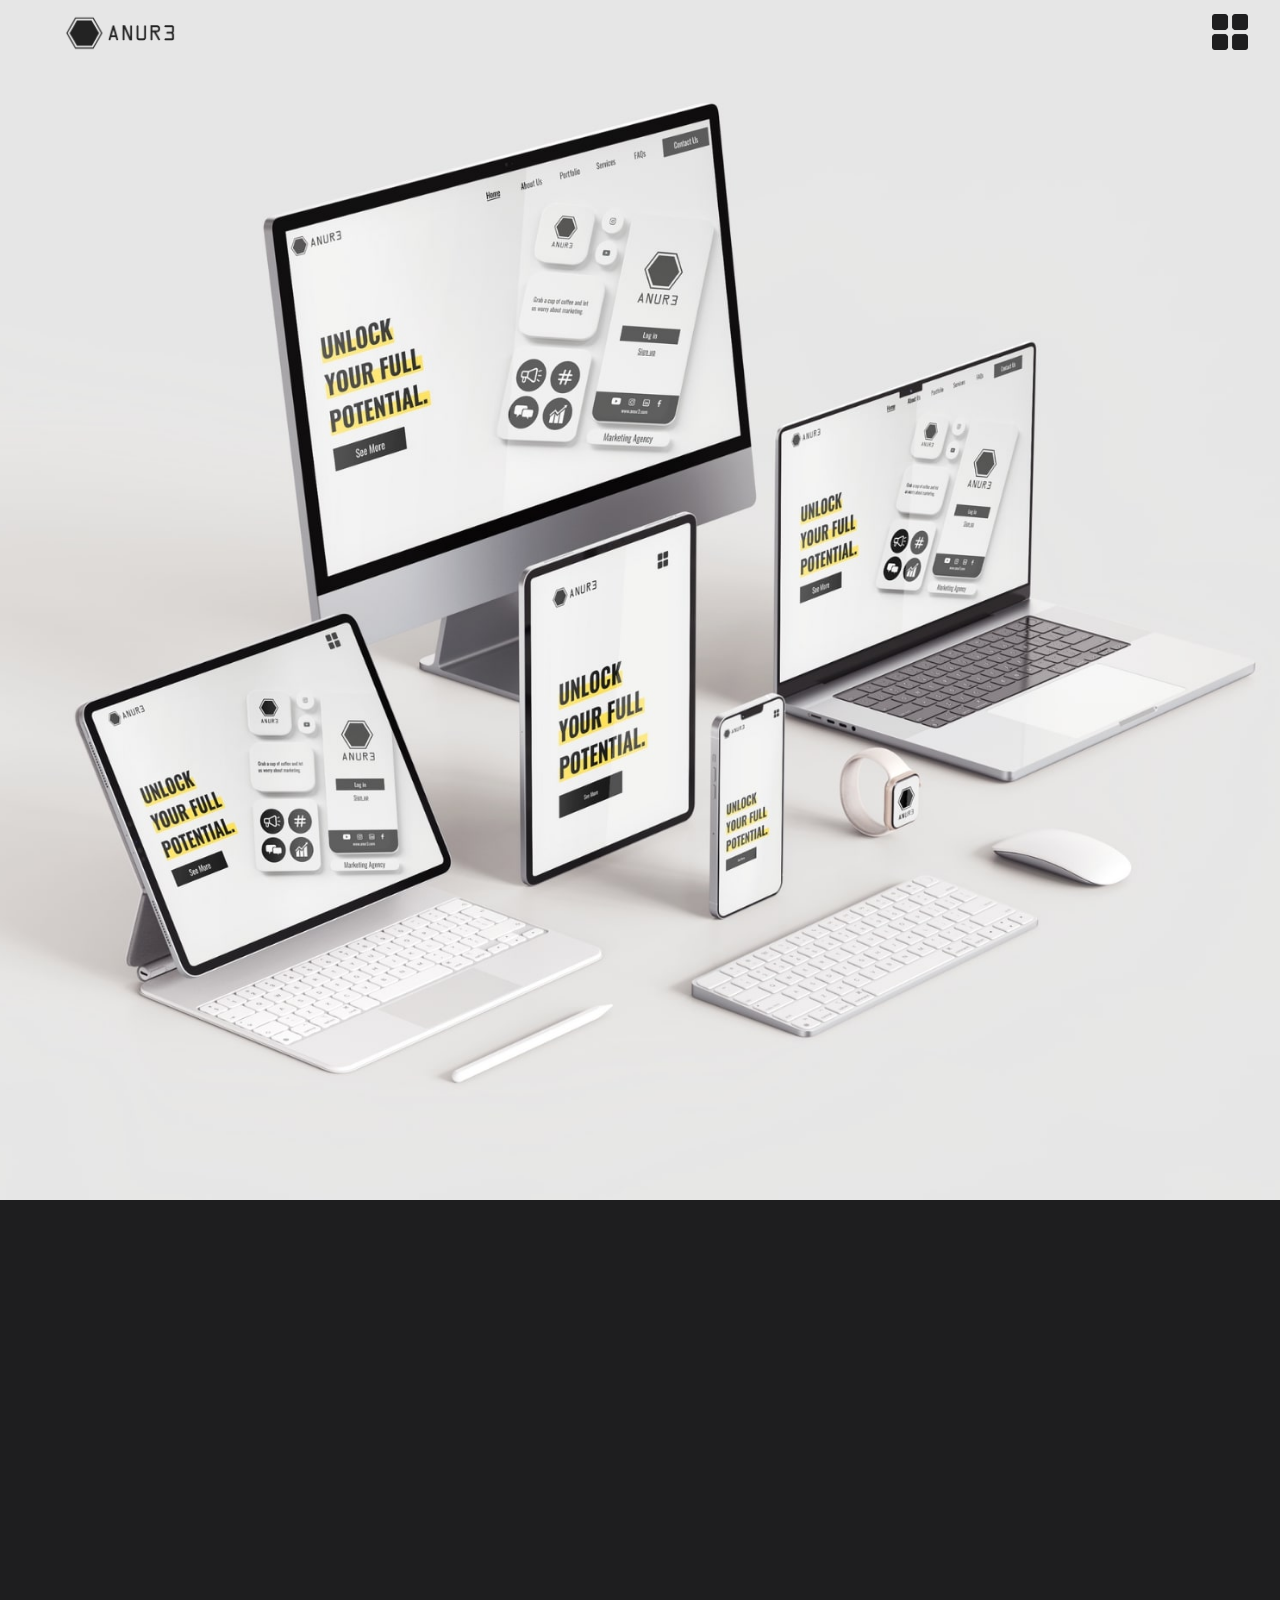
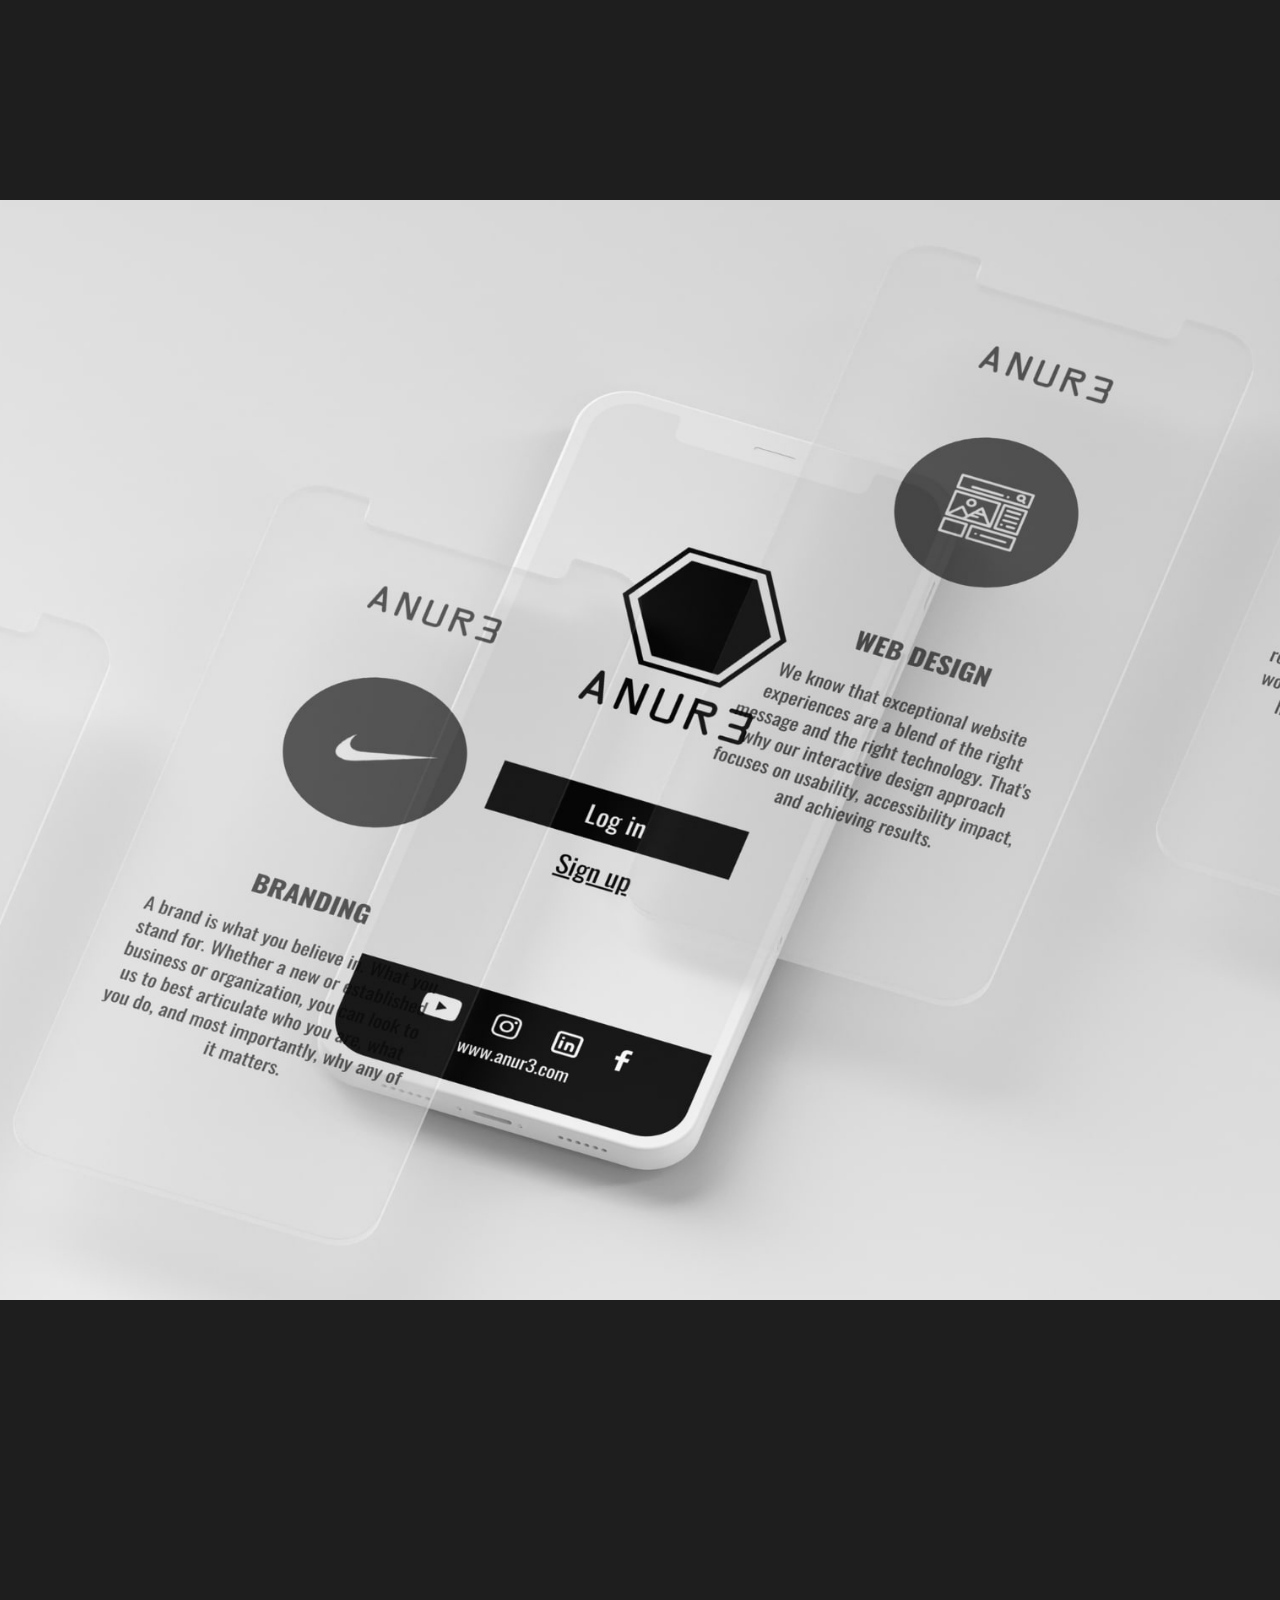
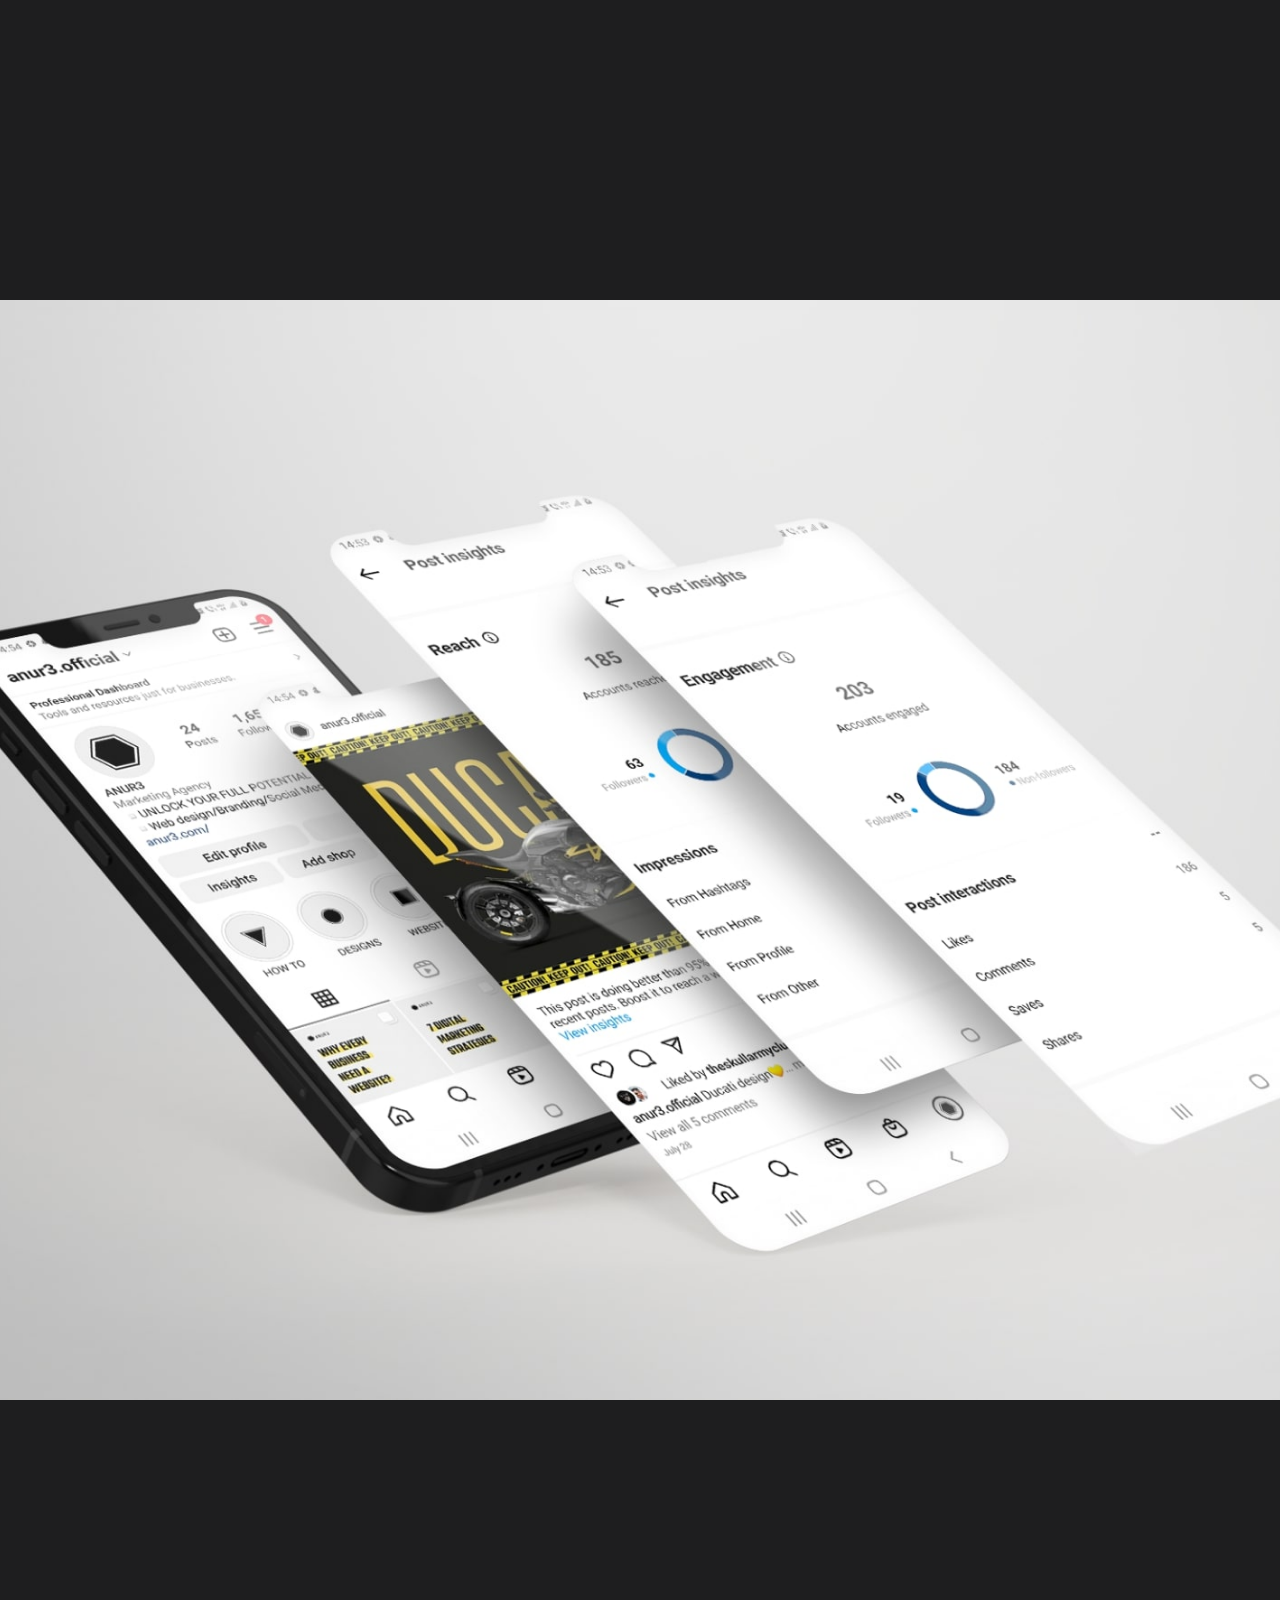
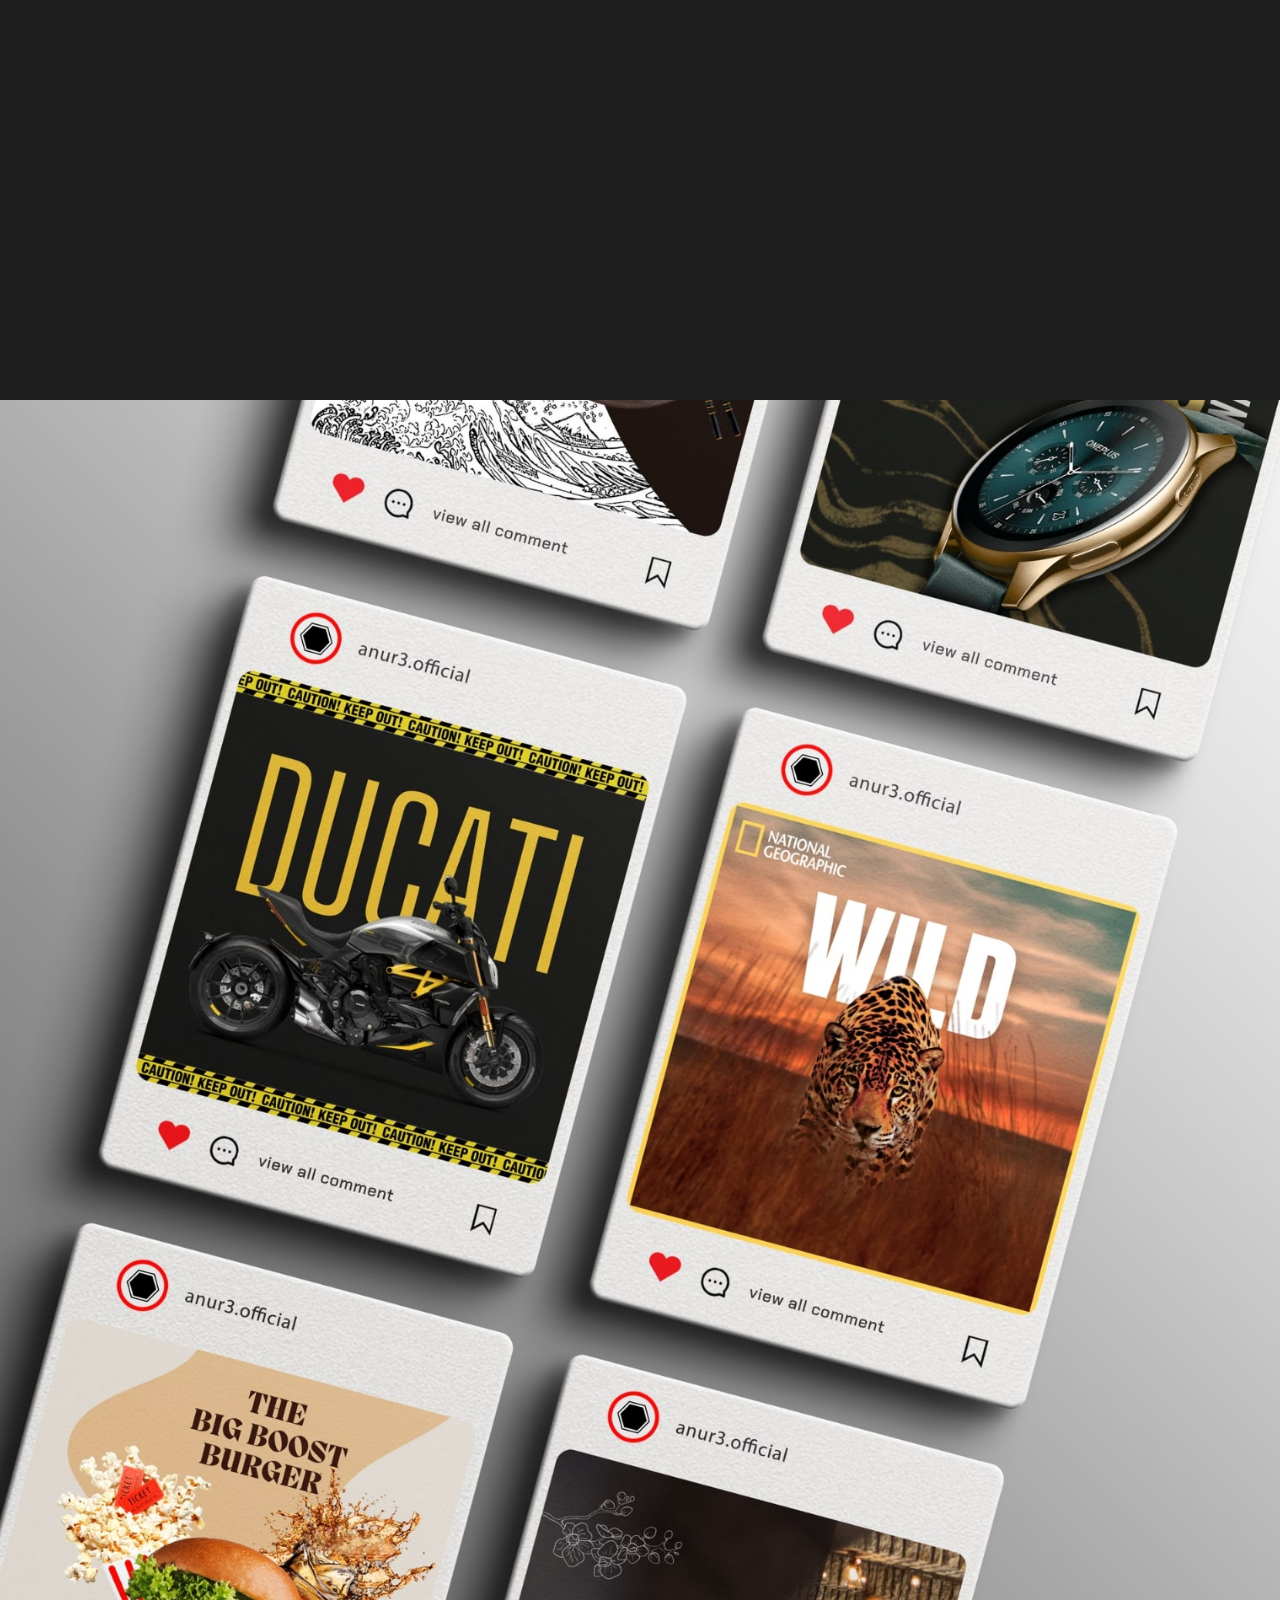
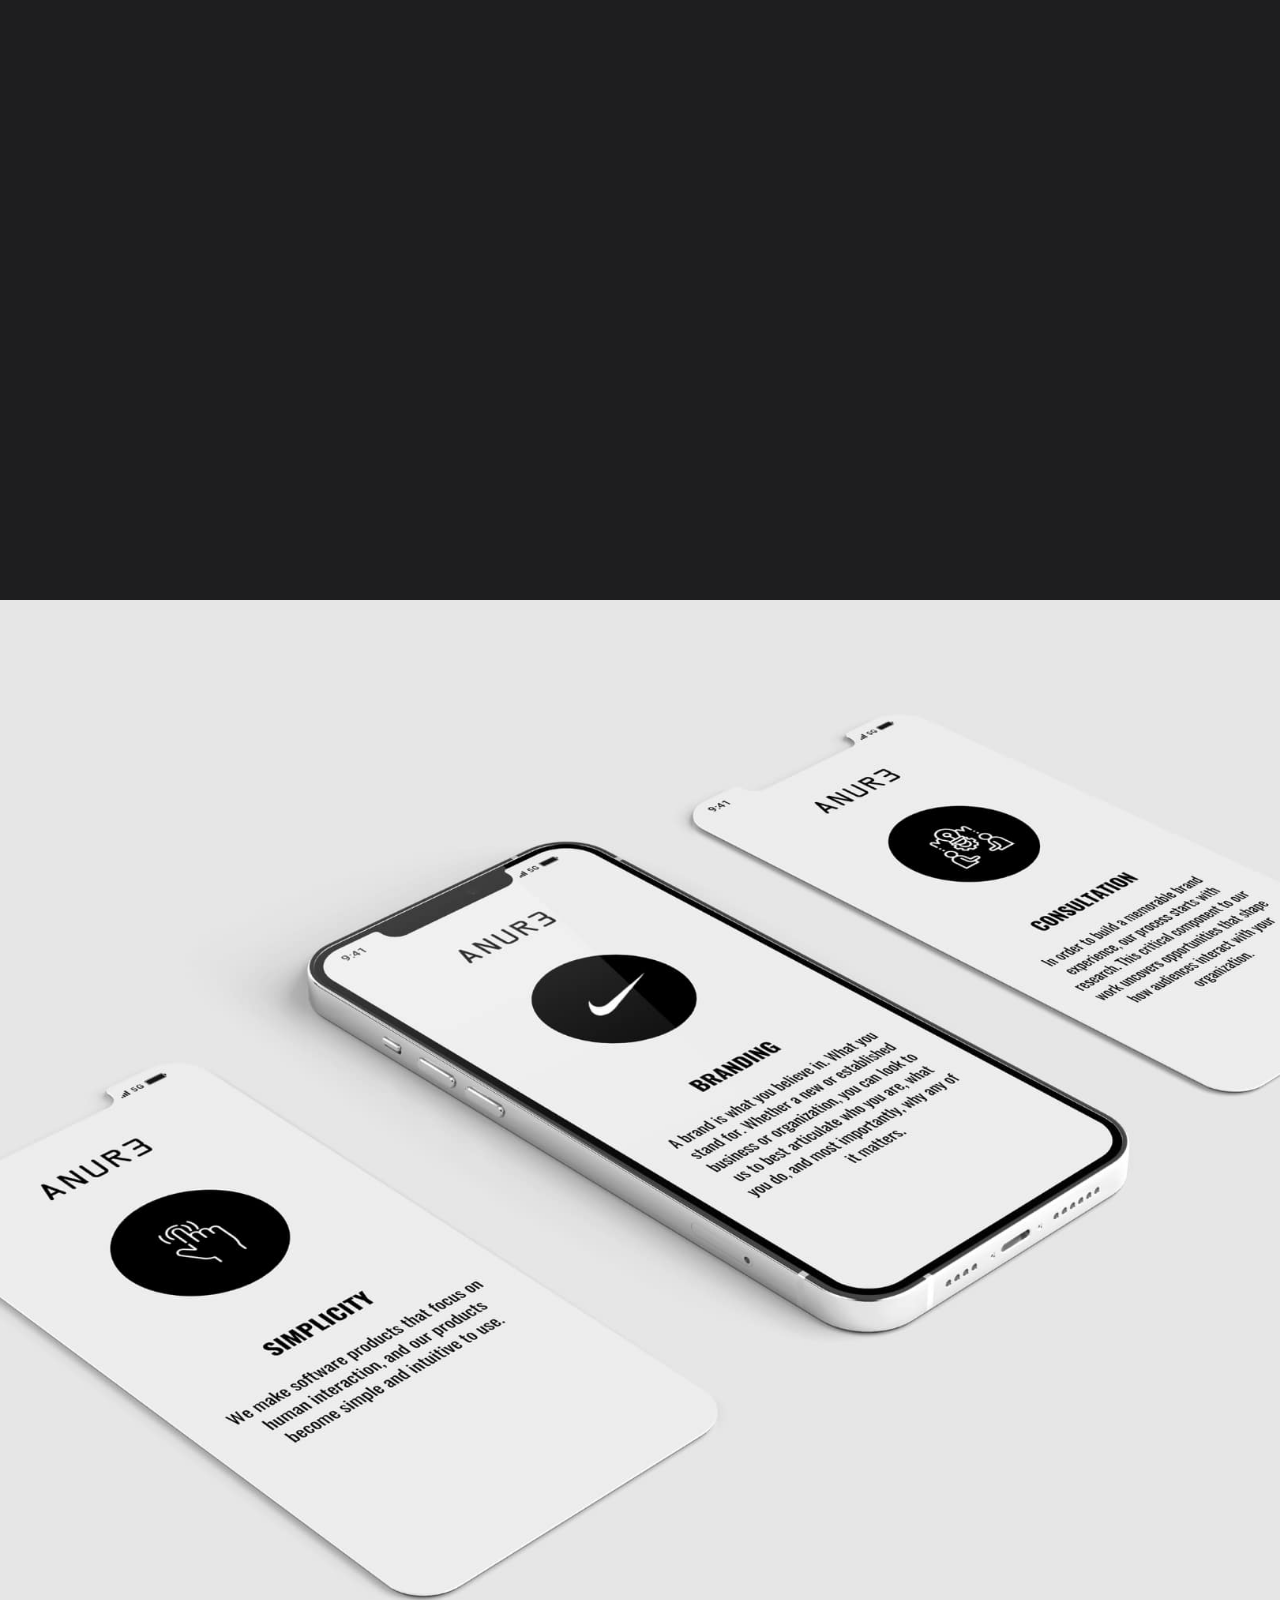
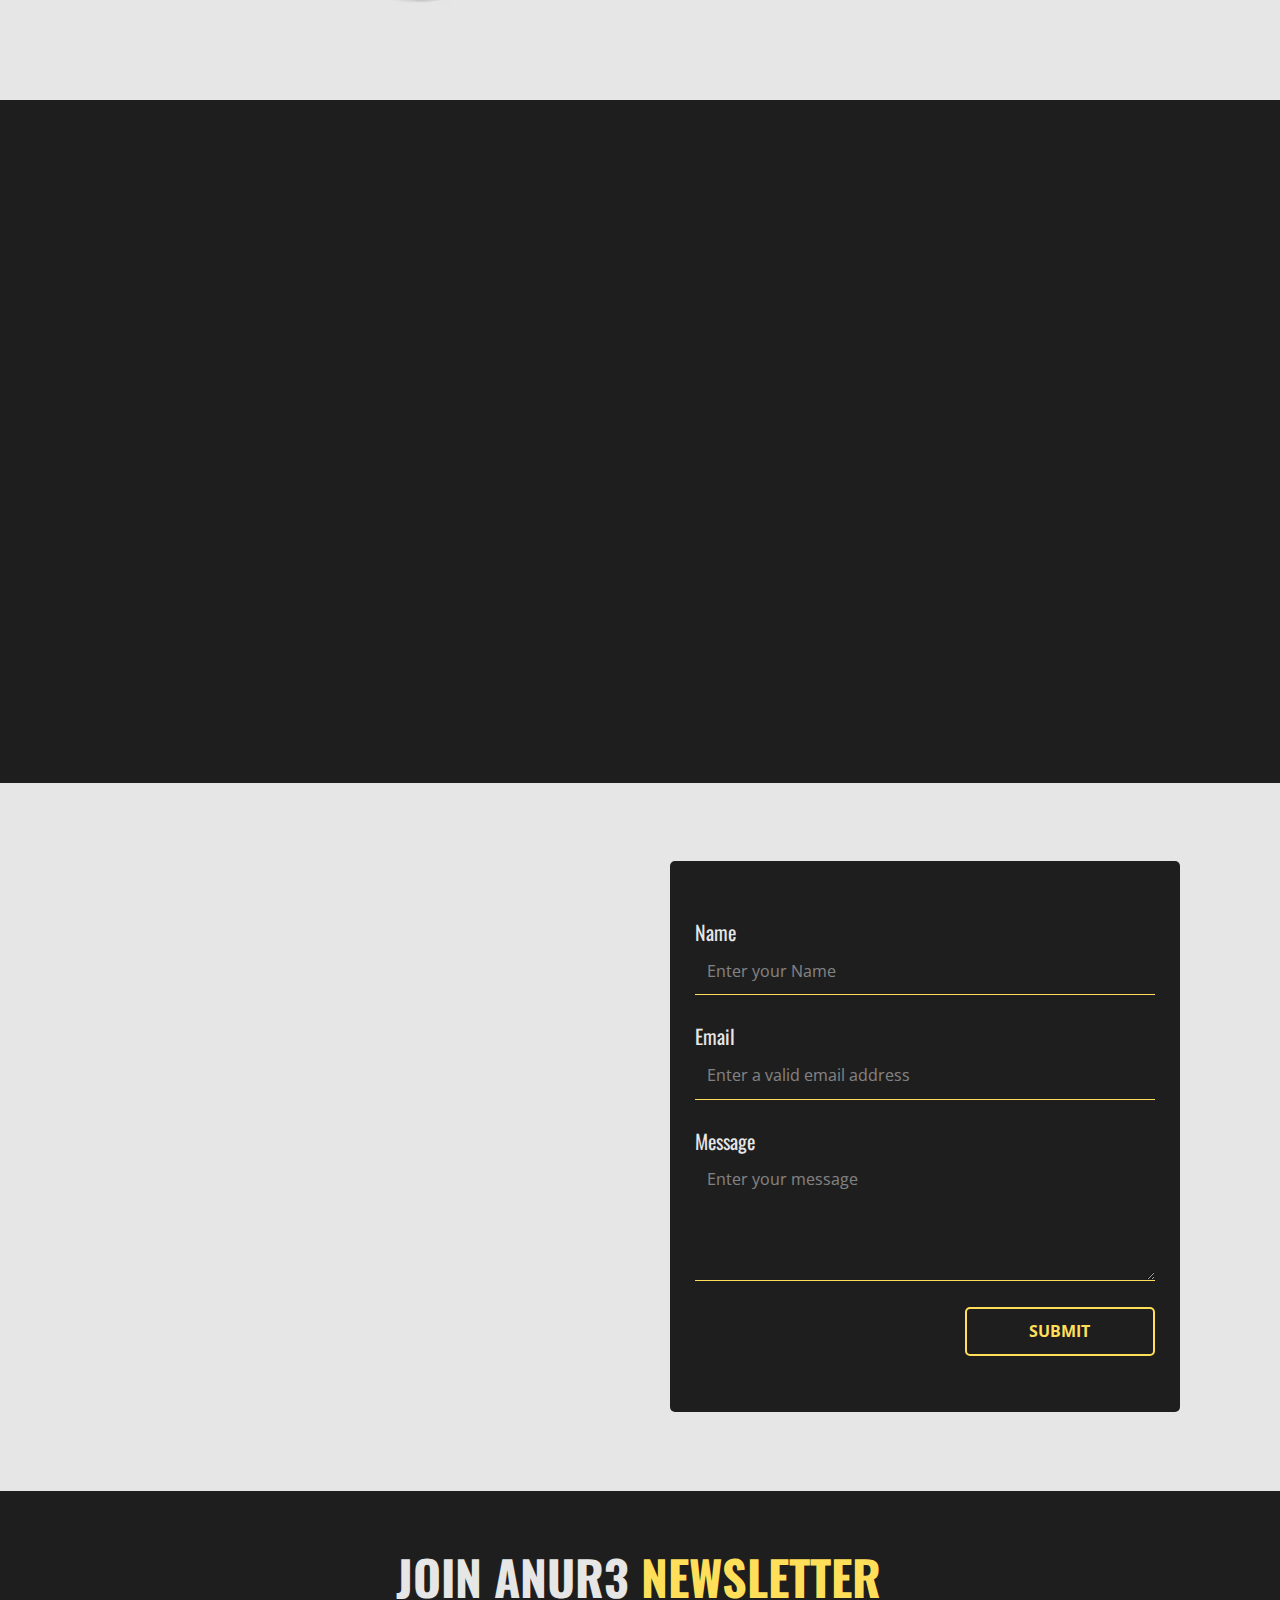
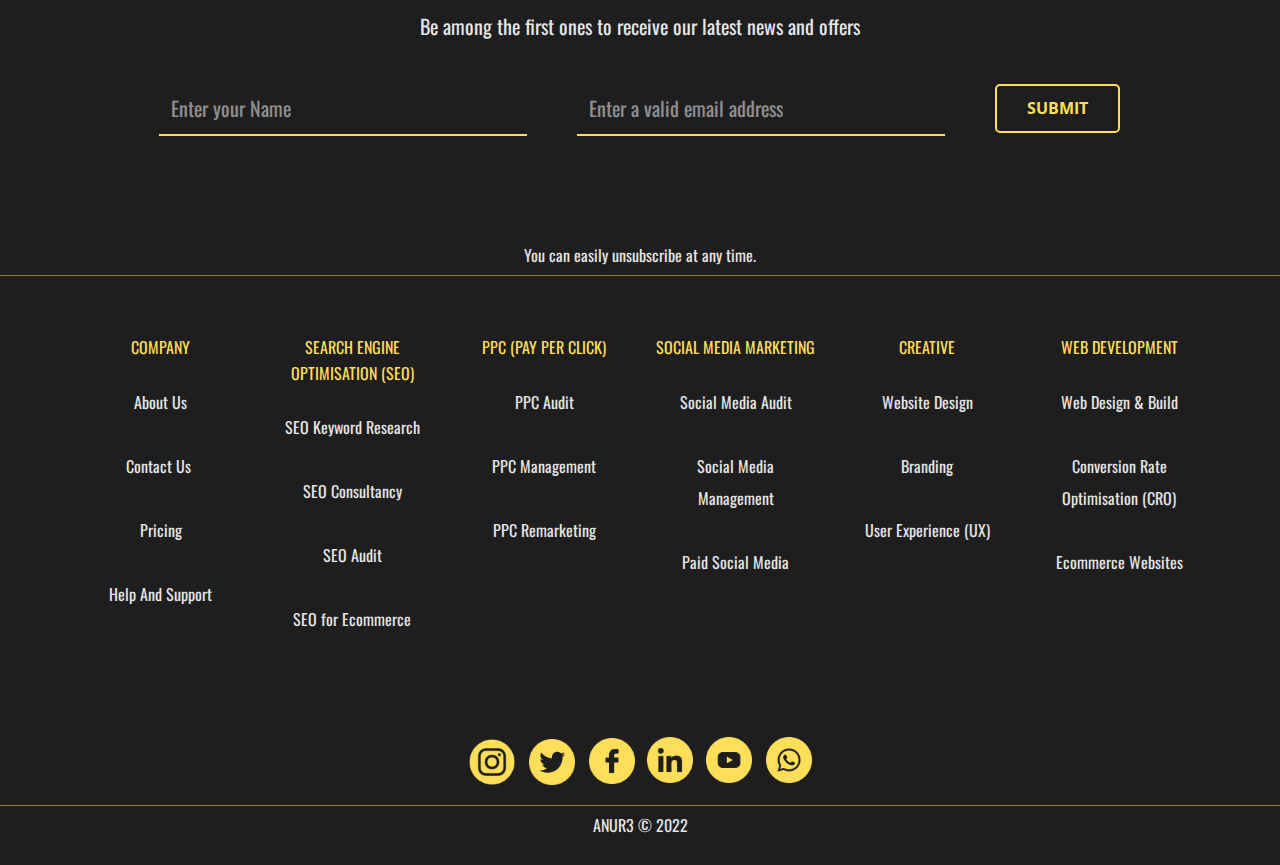
<file: index.html>
<!DOCTYPE html>
<html style="font-size: 16px;" lang="en-RO"><head>
    <meta name="viewport" content="width=device-width, initial-scale=1.0">
    <meta charset="utf-8">
    <meta name="keywords" content="ANUR3, digital marketing agency, marketing, social media, website, web design, branding, instagram, facebook, ppc, seo, google ads, social media marketing, marketing agency, Romania, Bucuresti, marketing strategy, advertising agency, target marketing, marketing management, seo agency, brand marketing, e marketing, influencer">
    <meta name="description" content="We will help you unlock your full potential with our services such as creating modern optimized websites, SEO, PPC, branding strategy, and more. ">
    <meta property="og:title" content="ANUR3 - Digital Marketing Agency">
    <meta property="og:description" content="We will help you unlock your full potential with our services such as creating modern optimized websites, SEO, PPC, branding strategy, and more. ">
    <meta property="og:image" content="4.jpg">
    <meta property="og:url" content="www.anur3.com">
    <title>ANUR3 - Digital Marketing Agency</title>
    <link rel="stylesheet" href="nicepage.css" media="screen">
<link rel="stylesheet" href="Home.css" media="screen">
    <script class="u-script" type="text/javascript" src="jquery.js" "="" defer=""></script>
    <script class="u-script" type="text/javascript" src="nicepage.js" "="" defer=""></script>
    
    <link rel="icon" href="favicon.png">
    <link id="u-theme-google-font" rel="stylesheet" href="https://fonts.googleapis.com/css?family=Roboto:100,100i,300,300i,400,400i,500,500i,700,700i,900,900i|Open+Sans:300,300i,400,400i,500,500i,600,600i,700,700i,800,800i">
    <link id="u-page-google-font" rel="stylesheet" href="https://fonts.googleapis.com/css?family=Oswald:200,300,400,500,600,700">
    
    
    
    
    
    
    
    
    
    
    
    
    
    <script type="application/ld+json">{
		"@context": "http://schema.org",
		"@type": "Organization",
		"name": "ANUR3INNOVATIVE",
		"url": "http://www.anur3.com",
		"logo": "http://www.anur3.com/logo-24.png"
}</script>
    <meta name="theme-color" content="#478ac9">
    <meta property="og:type" content="website">
  <meta name="title" content="ANUR3 - Digital Marketing Agency">
<meta name="description" content="We will help you unlock your full potential with our services such as creating modern optimized websites, SEO, PPC, branding strategy, and more. ">
<meta name="keywords" content="ANUR3, digital marketing agency, marketing, social media, website, web design, branding, instagram, facebook, ppc, seo, google ads, social media marketing, marketing agency, Romania, Bucuresti, marketing strategy, advertising agency, target marketing, marketing management, seo agency, brand marketing, e marketing, influencer">
<meta name="robots" content="index, follow">
<meta http-equiv="Content-Type" content="text/html; charset=utf-8">
<meta name="language" content="English">
<meta name="revisit-after" content="3 days">
<meta name="author" content="ANUR3">
</head>
  <body data-home-page="Home.html" data-home-page-title="Home" class="u-body u-overlap u-xl-mode" data-lang="en"><header class="u-clearfix u-header u-header" id="sec-1b4d"><nav class="div1 u-align-right u-menu u-menu-hamburger u-menu-open-right u-offcanvas u-menu-1" data-responsive-from="XL">
        <div class="menu-collapse" style="font-size: 1.25rem; letter-spacing: 0px; font-weight: 500;">
          <a class="u-button-style u-custom-left-right-menu-spacing u-custom-padding-bottom u-custom-text-active-color u-custom-text-color u-custom-text-hover-color u-custom-top-bottom-menu-spacing u-file-icon u-nav-link u-text-active-palette-1-base u-text-custom-color-2 u-text-hover-palette-2-base u-file-icon-1">
            <img src="168214-82b48969.png" alt="">
          </a>
        </div>
        <div class="u-custom-menu u-nav-container">
          <ul class="u-custom-font u-font-oswald u-nav u-spacing-30 u-unstyled u-nav-1"><li class="u-nav-item"><a class="u-border-2 u-border-active-grey-90 u-border-hover-grey-50 u-border-no-left u-border-no-right u-border-no-top u-button-style u-nav-link u-text-active-black u-text-grey-70 u-text-hover-black" href="Home.html" style="padding: 10px 2px;">Home</a>
</li><li class="u-nav-item"><a class="u-border-2 u-border-active-grey-90 u-border-hover-grey-50 u-border-no-left u-border-no-right u-border-no-top u-button-style u-nav-link u-text-active-black u-text-grey-70 u-text-hover-black" href="About-us.html" style="padding: 10px 2px;">About Us</a>
</li><li class="u-nav-item"><a class="u-border-2 u-border-active-grey-90 u-border-hover-grey-50 u-border-no-left u-border-no-right u-border-no-top u-button-style u-nav-link u-text-active-black u-text-grey-70 u-text-hover-black" href="Portfolio.html" style="padding: 10px 2px;">Portfolio</a>
</li><li class="u-nav-item"><a class="u-border-2 u-border-active-grey-90 u-border-hover-grey-50 u-border-no-left u-border-no-right u-border-no-top u-button-style u-nav-link u-text-active-black u-text-grey-70 u-text-hover-black" href="Services.html" style="padding: 10px 2px;">Services</a>
</li><li class="u-nav-item"><a class="u-border-2 u-border-active-grey-90 u-border-hover-grey-50 u-border-no-left u-border-no-right u-border-no-top u-button-style u-nav-link u-text-active-black u-text-grey-70 u-text-hover-black" href="Pricing.html" style="padding: 10px 2px;">Pricing</a>
</li><li class="u-nav-item"><a class="u-border-2 u-border-active-grey-90 u-border-hover-grey-50 u-border-no-left u-border-no-right u-border-no-top u-button-style u-nav-link u-text-active-black u-text-grey-70 u-text-hover-black" href="Home.html#sec-4b5c" data-page-id="2780469" style="padding: 10px 2px;">Contact Us</a>
</li></ul>
        </div>
        <div class="u-custom-menu u-nav-container-collapse">
          <div class="u-container-style u-custom-color-2 u-inner-container-layout u-sidenav u-sidenav-1" data-offcanvas-width="394.7293">
            <div class="u-inner-container-layout u-sidenav-overflow">
              <div class="u-menu-close u-menu-close-1"></div>
              <ul class="u-align-center u-custom-font u-font-oswald u-nav u-popupmenu-items u-spacing-20 u-text-active-custom-color-1 u-text-custom-color-3 u-text-hover-custom-color-1 u-unstyled u-nav-2"><li class="u-nav-item"><a class="u-button-style u-nav-link" href="Home.html">Home</a>
</li><li class="u-nav-item"><a class="u-button-style u-nav-link" href="About-us.html">About Us</a>
</li><li class="u-nav-item"><a class="u-button-style u-nav-link" href="Portfolio.html">Portfolio</a>
</li><li class="u-nav-item"><a class="u-button-style u-nav-link" href="Services.html">Services</a>
</li><li class="u-nav-item"><a class="u-button-style u-nav-link" href="Pricing.html">Pricing</a>
</li><li class="u-nav-item"><a class="u-button-style u-nav-link" href="Home.html#sec-4b5c" data-page-id="2780469">Contact Us</a>
</li></ul>
            </div>
          </div>
          <div class="u-black u-menu-overlay u-opacity u-opacity-0"></div>
        </div>
      </nav><div class="div2 u-container-style u-group u-shape-rectangle u-group-1">
        <div class="u-container-layout u-valign-middle">
          <a href="Home.html" data-page-id="2780469" class="u-align-left u-image u-logo u-opacity u-opacity-95 u-image-1" data-image-width="1920" data-image-height="1080" title="Home">
            <img src="logo-24.png" class="u-logo-image u-logo-image-1" alt="ANUR3 Logo">
          </a>
        </div>
      </div></header>
    <section class="u-clearfix u-custom-color-3 u-hidden-lg u-hidden-md u-hidden-xl u-section-1" id="sec-2ef5">
      <div class="u-clearfix u-sheet u-valign-middle-lg u-valign-middle-md u-valign-middle-xl u-sheet-1">
        <div class="u-clearfix u-expanded-width u-gutter-0 u-layout-wrap u-layout-wrap-1">
          <div class="u-layout" style="">
            <div class="u-layout-row" style="">
              <div class="u-align-left u-container-style u-layout-cell u-left-cell u-shape-rectangle u-size-23 u-size-xs-60 u-layout-cell-1" src="">
                <div class="u-container-layout u-valign-middle u-container-layout-1">
                  <div class="u-clearfix u-group-elements u-group-elements-1">
                    <div class="u-custom-color-1 u-shape u-shape-rectangle u-shape-1"></div>
                    <div class="u-custom-color-1 u-shape u-shape-rectangle u-shape-2"></div>
                    <div class="u-custom-color-1 u-shape u-shape-rectangle u-shape-3"></div>
                    <h1 class="u-custom-font u-font-oswald u-text u-text-custom-color-2 u-title u-text-1">UNLOCK YOUR​ FULL POTENTIAL.</h1>
                    <a href="Home.html#sec-dbda" data-page-id="2780469" class="u-border-none u-btn u-btn-round u-button-style u-custom-color-2 u-custom-font u-font-oswald u-hover-black u-radius-5 u-text-custom-color-3 u-text-hover-white u-btn-1">READ MORE</a>
                  </div>
                </div>
              </div>
              <div class="u-align-center u-container-style u-hidden-sm u-hidden-xs u-image u-layout-cell u-right-cell u-size-37 u-size-xs-60 u-image-1" src="" data-image-width="1080" data-image-height="1080">
                <div class="u-container-layout u-valign-middle u-container-layout-2" src=""></div>
              </div>
            </div>
          </div>
        </div>
      </div>
    </section>
    <section class="u-clearfix u-hidden-sm u-hidden-xs u-image u-section-2" id="carousel_fded" data-image-width="1191" data-image-height="864">
      <div class="u-clearfix u-sheet u-sheet-1"></div>
    </section>
    <section class="u-clearfix u-custom-color-2 u-section-3" id="sec-dbda">
      <div class="u-clearfix u-sheet u-valign-middle u-sheet-1">
        <div class="u-clearfix u-expanded-width u-gutter-0 u-layout-wrap u-layout-wrap-1">
          <div class="u-layout" style="">
            <div class="u-layout-row" style="">
              <div class="u-container-style u-layout-cell u-size-30 u-layout-cell-1">
                <div class="u-container-layout u-valign-middle-lg u-valign-middle-md u-valign-middle-sm u-valign-middle-xl u-container-layout-1">
                  <div class="u-container-style u-expanded-width-xs u-group u-shape-rectangle u-group-1" data-animation-name="customAnimationIn" data-animation-duration="1000">
                    <div class="u-container-layout u-container-layout-2">
                      <h1 class="u-custom-font u-font-oswald u-text u-text-1">
                        <span class="u-text-custom-color-3">More than a</span>
                        <span class="u-text-custom-color-1">marketing agency</span>
                      </h1>
                    </div>
                  </div>
                </div>
              </div>
              <div class="u-container-style u-layout-cell u-size-30 u-layout-cell-2">
                <div class="u-container-layout u-valign-middle-lg u-valign-middle-md u-valign-top-sm u-valign-top-xs u-container-layout-3">
                  <div class="u-container-style u-expanded-width-lg u-expanded-width-md u-expanded-width-xl u-group u-shape-rectangle u-group-2" data-animation-name="customAnimationIn" data-animation-duration="1000" data-animation-direction="">
                    <div class="u-container-layout">
                      <p class="u-custom-font u-font-oswald u-text u-text-custom-color-3 u-text-default-lg u-text-default-md u-text-default-sm u-text-default-xl u-text-2"> We will help you unlock your full potential with our services such as creating modern optimized websites, SEO, PPC, branding strategy, and more.</p>
                      <a href="About-us.html" data-page-id="2801589" class="u-border-2 u-border-custom-color-1 u-border-hover-custom-color-1 u-btn u-btn-round u-button-style u-custom-font u-font-oswald u-hover-custom-color-1 u-none u-radius-5 u-text-hover-custom-color-2 u-btn-1">Read More</a>
                    </div>
                  </div>
                </div>
              </div>
            </div>
          </div>
        </div>
      </div>
    </section>
    <section class="u-clearfix u-image u-section-4" id="sec-999c" data-image-width="1267" data-image-height="864"></section>
    <section class="u-clearfix u-custom-color-2 u-section-5" id="carousel_9f6d">
      <div class="u-clearfix u-sheet u-valign-middle u-sheet-1">
        <div class="u-clearfix u-expanded-width u-layout-wrap u-layout-wrap-1" data-animation-name="customAnimationIn" data-animation-duration="1000">
          <div class="u-layout" style="">
            <div class="u-layout-row" style="">
              <div class="u-container-style u-layout-cell u-size-30 u-layout-cell-1">
                <div class="u-container-layout u-valign-middle-lg u-valign-middle-md u-valign-middle-sm u-valign-middle-xl u-container-layout-1">
                  <div class="u-container-style u-expanded-width-xs u-group u-shape-rectangle u-group-1">
                    <div class="u-container-layout u-container-layout-2">
                      <h1 class="u-custom-font u-font-oswald u-text u-text-custom-color-3 u-text-1"> Reach <span class="u-text-custom-color-1">more clients</span> with our social media marketing services.
                      </h1>
                    </div>
                  </div>
                </div>
              </div>
              <div class="u-container-style u-layout-cell u-size-30 u-layout-cell-2">
                <div class="u-container-layout u-valign-middle-lg u-valign-middle-md u-valign-top-sm u-valign-top-xs u-container-layout-3">
                  <p class="u-custom-font u-font-oswald u-text u-text-custom-color-3 u-text-default-lg u-text-default-md u-text-default-sm u-text-default-xl u-text-2"> This way, your business will be present on Instagram, Facebook and many other platforms where you can attract more clients every minute.</p>
                  <a href="About-us.html" data-page-id="2801589" class="u-border-2 u-border-custom-color-1 u-border-hover-custom-color-1 u-btn u-btn-round u-button-style u-custom-font u-font-oswald u-hover-custom-color-1 u-none u-radius-5 u-text-hover-custom-color-2 u-btn-1">About us</a>
                </div>
              </div>
            </div>
          </div>
        </div>
      </div>
    </section>
    <section class="u-clearfix u-image u-section-6" id="sec-8223" data-image-width="1280" data-image-height="815"></section>
    <section class="u-clearfix u-custom-color-2 u-section-7" id="carousel_272b">
      <div class="u-clearfix u-sheet u-valign-middle u-sheet-1">
        <div class="u-clearfix u-expanded-width u-layout-wrap u-layout-wrap-1" data-animation-name="customAnimationIn" data-animation-duration="1000">
          <div class="u-layout" style="">
            <div class="u-layout-row" style="">
              <div class="u-container-style u-layout-cell u-size-30 u-layout-cell-1">
                <div class="u-container-layout u-valign-middle-lg u-valign-middle-md u-valign-middle-xl u-container-layout-1">
                  <div class="u-container-style u-expanded-width-xs u-group u-shape-rectangle u-group-1">
                    <div class="u-container-layout u-container-layout-2">
                      <h1 class="u-custom-font u-font-oswald u-text u-text-custom-color-3 u-text-1">
                        <span class="u-text-custom-color-1">What makes us different</span> is that we work very close with our clients.
                      </h1>
                    </div>
                  </div>
                </div>
              </div>
              <div class="u-container-style u-layout-cell u-size-30 u-layout-cell-2">
                <div class="u-container-layout u-valign-middle u-container-layout-3">
                  <p class="u-custom-font u-font-oswald u-text u-text-custom-color-3 u-text-default-lg u-text-default-md u-text-default-sm u-text-default-xl u-text-2"> Every detail is discussed beforehand, for us to be able to give you the best solution. After the first draft we discuss if any changes are needed and we get back to work right away.</p>
                </div>
              </div>
            </div>
          </div>
        </div>
      </div>
    </section>
    <section class="u-clearfix u-image u-section-8" id="carousel_5da0" data-image-width="1165" data-image-height="864"></section>
    <section class="u-clearfix u-custom-color-2 u-section-9" id="carousel_ecea">
      <div class="u-clearfix u-sheet u-valign-middle u-sheet-1">
        <div class="u-clearfix u-expanded-width u-layout-wrap u-layout-wrap-1" data-animation-name="customAnimationIn" data-animation-duration="1000">
          <div class="u-layout" style="">
            <div class="u-layout-row" style="">
              <div class="u-container-style u-layout-cell u-size-30 u-layout-cell-1">
                <div class="u-container-layout u-valign-middle u-container-layout-1">
                  <div class="u-container-style u-group u-shape-rectangle u-group-1">
                    <div class="u-container-layout u-container-layout-2">
                      <h1 class="u-custom-font u-font-oswald u-text u-text-custom-color-3 u-text-1"> We want you to have <span class="u-text-custom-color-1">the best services</span> for <span class="u-text-custom-color-1">the best prices.</span>
                      </h1>
                    </div>
                  </div>
                </div>
              </div>
              <div class="u-container-style u-layout-cell u-size-30 u-layout-cell-2">
                <div class="u-container-layout u-valign-bottom-sm u-valign-bottom-xs u-valign-middle-lg u-valign-middle-md u-container-layout-3">
                  <p class="u-custom-font u-font-oswald u-text u-text-custom-color-3 u-text-default-lg u-text-default-md u-text-default-sm u-text-default-xl u-text-2"> That way, we created some advantageous packages, so you can have your own marketing team for the price of a single employee.<br>
                    <br>Each business is different. That's why you can add any services you fell are needed to any package.<br>
                  </p>
                  <a href="Pricing.html" data-page-id="2806300" class="u-border-2 u-border-custom-color-1 u-border-hover-custom-color-1 u-btn u-btn-round u-button-style u-custom-font u-font-oswald u-hover-custom-color-1 u-none u-radius-5 u-text-hover-custom-color-2 u-btn-1">See Pricing</a>
                </div>
              </div>
            </div>
          </div>
        </div>
      </div>
    </section>
    <section class="u-clearfix u-image u-section-10" id="carousel_9722" data-image-width="1488" data-image-height="1080"></section>
    <section class="u-clearfix u-custom-color-2 u-section-11" id="carousel_3fff">
      <div class="u-clearfix u-sheet u-valign-middle u-sheet-1">
        <div class="u-clearfix u-expanded-width u-layout-wrap u-layout-wrap-1" data-animation-name="customAnimationIn" data-animation-duration="1000">
          <div class="u-layout" style="">
            <div class="u-layout-row" style="">
              <div class="u-container-style u-layout-cell u-size-16 u-layout-cell-1">
                <div class="u-container-layout u-container-layout-1">
                  <div class="u-container-style u-group u-shape-rectangle u-group-1">
                    <div class="u-container-layout u-container-layout-2">
                      <h1 class="u-custom-font u-font-oswald u-text u-text-custom-color-3 u-text-1"> Frequently Asked <span class="u-text-custom-color-1">Questions</span>
                      </h1>
                    </div>
                  </div>
                  <p class="u-custom-font u-font-oswald u-text u-text-2">
                    <span class="u-text-custom-color-3">More questions? Reach out to our</span>
                    <a href="Home.html#sec-4b5c" data-page-id="2780469" class="JsGRdQ u-active-none u-border-none u-btn u-button-style u-hover-none u-none u-text-palette-1-base u-btn-1">
                      <span class="u-text-custom-color-1">support team</span>
                    </a>.<br>
                  </p>
                </div>
              </div>
              <div class="u-container-style u-layout-cell u-size-44 u-layout-cell-2">
                <div class="u-container-layout u-valign-top-lg u-valign-top-xl u-container-layout-3">
                  <div class="u-accordion u-faq u-spacing-20 u-accordion-1">
                    <div class="u-accordion-item">
                      <a class="active u-accordion-link u-border-1 u-border-active-custom-color-1 u-border-custom-color-1 u-border-hover-custom-color-1 u-border-no-left u-border-no-right u-border-no-top u-button-style u-custom-font u-font-oswald u-text-active-custom-color-1 u-text-custom-color-3 u-text-hover-custom-color-1 u-accordion-link-1" id="link-accordion-6327" aria-controls="accordion-6327" aria-selected="true">
                        <span class="u-accordion-link-text"> WHERE DO I START WITH DIGITAL MARKETING?</span><span class="u-accordion-link-icon u-icon u-text-custom-color-3 u-text-hover-custom-color-1 u-icon-1"><svg class="u-svg-link" preserveAspectRatio="xMidYMin slice" viewBox="0 0 16 16" style=""><use xmlns:xlink="http://www.w3.org/1999/xlink" xlink:href="#svg-d817"></use></svg><svg class="u-svg-content" viewBox="0 0 16 16" x="0px" y="0px" id="svg-d817" style=""><path d="M8,10.7L1.6,5.3c-0.4-0.4-1-0.4-1.3,0c-0.4,0.4-0.4,0.9,0,1.3l7.2,6.1c0.1,0.1,0.4,0.2,0.6,0.2s0.4-0.1,0.6-0.2l7.1-6
	c0.4-0.4,0.4-0.9,0-1.3c-0.4-0.4-1-0.4-1.3,0L8,10.7z"></path></svg></span>
                      </a>
                      <div class="u-accordion-active u-accordion-pane u-container-style u-accordion-pane-1" id="accordion-6327" aria-labelledby="link-accordion-6327">
                        <div class="u-container-layout u-container-layout-4">
                          <div class="fr-view u-clearfix u-rich-text u-text">
                            <p id="isPasted">The Digital Marketing process was created with the express objective of generating marketing and services that offer ROI, successfully boosted leads, conversions, and so on.</p>
                            <p>To establish whether or not an improvement has been made, an audit is necessary as a baseline to assess your existing digital marketing channel performance that you wish to enhance.</p>
                          </div>
                        </div>
                      </div>
                    </div>
                    <div class="u-accordion-item">
                      <a class="u-accordion-link u-border-1 u-border-active-custom-color-1 u-border-custom-color-1 u-border-hover-custom-color-1 u-border-no-left u-border-no-right u-border-no-top u-button-style u-custom-font u-font-oswald u-text-active-custom-color-1 u-text-custom-color-3 u-text-hover-custom-color-1 u-accordion-link-2" id="link-accordion-4aab" aria-controls="accordion-4aab" aria-selected="false">
                        <span class="u-accordion-link-text"> WHAT TYPES OF DIGITAL MARKETING ARE AVAILABLE?</span><span class="u-accordion-link-icon u-icon u-text-custom-color-3 u-text-hover-custom-color-1 u-icon-2"><svg class="u-svg-link" preserveAspectRatio="xMidYMin slice" viewBox="0 0 16 16" style=""><use xmlns:xlink="http://www.w3.org/1999/xlink" xlink:href="#svg-22ad"></use></svg><svg class="u-svg-content" viewBox="0 0 16 16" x="0px" y="0px" id="svg-22ad" style=""><path d="M8,10.7L1.6,5.3c-0.4-0.4-1-0.4-1.3,0c-0.4,0.4-0.4,0.9,0,1.3l7.2,6.1c0.1,0.1,0.4,0.2,0.6,0.2s0.4-0.1,0.6-0.2l7.1-6
	c0.4-0.4,0.4-0.9,0-1.3c-0.4-0.4-1-0.4-1.3,0L8,10.7z"></path></svg></span>
                      </a>
                      <div class="u-accordion-pane u-container-style u-accordion-pane-2" id="accordion-4aab" aria-labelledby="link-accordion-4aab">
                        <div class="u-container-layout u-container-layout-5">
                          <div class="fr-view u-clearfix u-rich-text u-text">
                            <p>Performance marketing spans across the entire digital spectrum, from <span class="u-text-custom-color-1">PPC</span> (Pay Per Click) and <span class="u-text-custom-color-1">SEO</span> (Search Engine Optimization), to <span class="u-text-custom-color-1">Web Design</span> and <span class="u-text-custom-color-1">Web Development</span> of your brands website and <span class="u-text-custom-color-1">social media marketing</span>.&nbsp;
                            </p>
                          </div>
                        </div>
                      </div>
                    </div>
                    <div class="u-accordion-item">
                      <a class="u-accordion-link u-border-1 u-border-active-custom-color-1 u-border-custom-color-1 u-border-hover-custom-color-1 u-border-no-left u-border-no-right u-border-no-top u-button-style u-custom-font u-font-oswald u-text-active-custom-color-1 u-text-custom-color-3 u-text-hover-custom-color-1 u-accordion-link-3" id="link-accordion-eb1f" aria-controls="accordion-eb1f" aria-selected="false">
                        <span class="u-accordion-link-text"> IS THERE A MINIMUM COMMITMENT BUDGET REQUIRED?</span><span class="u-accordion-link-icon u-icon u-text-custom-color-3 u-text-hover-custom-color-1 u-icon-3"><svg class="u-svg-link" preserveAspectRatio="xMidYMin slice" viewBox="0 0 16 16" style=""><use xmlns:xlink="http://www.w3.org/1999/xlink" xlink:href="#svg-471b"></use></svg><svg class="u-svg-content" viewBox="0 0 16 16" x="0px" y="0px" id="svg-471b" style=""><path d="M8,10.7L1.6,5.3c-0.4-0.4-1-0.4-1.3,0c-0.4,0.4-0.4,0.9,0,1.3l7.2,6.1c0.1,0.1,0.4,0.2,0.6,0.2s0.4-0.1,0.6-0.2l7.1-6
	c0.4-0.4,0.4-0.9,0-1.3c-0.4-0.4-1-0.4-1.3,0L8,10.7z"></path></svg></span>
                      </a>
                      <div class="u-accordion-pane u-container-style u-accordion-pane-3" id="accordion-eb1f" aria-labelledby="link-accordion-eb1f">
                        <div class="u-container-layout u-container-layout-6">
                          <div class="fr-view u-clearfix u-rich-text u-text">
                            <p>We do not believe in forcing our clients to make frequent investments. They can select either our marketing plans or individual services.</p>
                          </div>
                        </div>
                      </div>
                    </div>
                    <div class="u-accordion-item">
                      <a class="u-accordion-link u-border-1 u-border-active-custom-color-1 u-border-custom-color-1 u-border-hover-custom-color-1 u-border-no-left u-border-no-right u-border-no-top u-button-style u-custom-font u-font-oswald u-text-active-custom-color-1 u-text-custom-color-3 u-text-hover-custom-color-1 u-accordion-link-4" id="link-83df" aria-controls="83df" aria-selected="false">
                        <span class="u-accordion-link-text"> WILL I RECEIVE ON-GOING SUPPORT FROM ANUR3?</span><span class="u-accordion-link-icon u-icon u-text-custom-color-3 u-text-hover-custom-color-1 u-icon-4"><svg class="u-svg-link" preserveAspectRatio="xMidYMin slice" viewBox="0 0 16 16" style=""><use xmlns:xlink="http://www.w3.org/1999/xlink" xlink:href="#svg-5536"></use></svg><svg class="u-svg-content" viewBox="0 0 16 16" x="0px" y="0px" id="svg-5536"><path d="M8,10.7L1.6,5.3c-0.4-0.4-1-0.4-1.3,0c-0.4,0.4-0.4,0.9,0,1.3l7.2,6.1c0.1,0.1,0.4,0.2,0.6,0.2s0.4-0.1,0.6-0.2l7.1-6
	c0.4-0.4,0.4-0.9,0-1.3c-0.4-0.4-1-0.4-1.3,0L8,10.7z"></path></svg></span>
                      </a>
                      <div class="u-accordion-pane u-container-style u-accordion-pane-4" id="83df" aria-labelledby="link-83df">
                        <div class="u-container-layout u-container-layout-7">
                          <div class="fr-view u-clearfix u-rich-text u-text">
                            <p>We provide ongoing assistance regardless of the plan our clients select.</p>
                          </div>
                        </div>
                      </div>
                    </div>
                  </div>
                </div>
              </div>
            </div>
          </div>
        </div>
      </div>
    </section>
    <section class="u-clearfix u-custom-color-3 u-section-12" id="sec-4b5c">
      <div class="u-clearfix u-sheet u-valign-middle-xl u-valign-top-lg u-sheet-1">
        <div class="u-clearfix u-expanded-width u-layout-wrap u-layout-wrap-1">
          <div class="u-layout">
            <div class="u-layout-row">
              <div class="u-container-style u-layout-cell u-size-30-xl u-size-60-lg u-size-60-md u-size-60-sm u-size-60-xs u-layout-cell-1" data-animation-name="customAnimationIn" data-animation-duration="1000" data-animation-direction="">
                <div class="u-container-layout u-container-layout-1">
                  <div class="u-container-style u-group u-shape-rectangle u-group-1">
                    <div class="u-container-layout u-container-layout-2">
                      <div class="u-custom-color-1 u-shape u-shape-rectangle u-shape-1"></div>
                      <div class="u-custom-color-1 u-shape u-shape-rectangle u-shape-2"></div>
                      <div class="u-custom-color-1 u-shape u-shape-rectangle u-shape-3"></div>
                      <div class="u-custom-color-1 u-shape u-shape-rectangle u-shape-4"></div>
                      <h1 class="u-custom-font u-font-oswald u-text u-text-custom-color-2 u-title u-text-1"> SIMPLY SUBMIT THE FORM &amp; WE'LL GET BACK TO YOU SHORTLY.</h1>
                    </div>
                  </div>
                </div>
              </div>
              <div class="u-container-style u-layout-cell u-size-30-xl u-size-60-lg u-size-60-md u-size-60-sm u-size-60-xs u-layout-cell-2">
                <div class="u-container-layout u-valign-bottom-lg u-valign-middle-xl u-valign-top-md u-valign-top-sm u-valign-top-xs u-container-layout-3">
                  <div class="div3 u-custom-color-2 u-form u-radius-5 u-form-1">
                    <form action="https://formsubmit.co/office@anur3.com" method="POST" class="u-clearfix u-form-custom-backend u-form-spacing-25 u-form-vertical u-inner-form" source="custom" name="form" style="padding: 25px;" redirect="true">
                      <div class="u-form-group u-form-name">
                        <label for="name-ce07" class="u-custom-font u-font-oswald u-label u-text-custom-color-3 u-label-1">Name</label>
                        <input type="text" placeholder="Enter your Name" id="name-ce07" name="name" class="u-border-1 u-border-custom-color-1 u-border-no-left u-border-no-right u-border-no-top u-custom-font u-input u-input-rectangle u-text-custom-color-3 u-text-font" required="">
                      </div>
                      <div class="u-form-email u-form-group">
                        <label for="email-ce07" class="u-custom-font u-font-oswald u-label u-text-custom-color-3 u-label-2">Email</label>
                        <input type="email" placeholder="Enter a valid email address" id="email-ce07" name="email" class="u-border-1 u-border-custom-color-1 u-border-no-left u-border-no-right u-border-no-top u-custom-font u-input u-input-rectangle u-text-custom-color-3 u-text-font" required="">
                      </div>
                      <div class="u-form-group u-form-message">
                        <label for="message-ce07" class="u-custom-font u-font-oswald u-label u-text-custom-color-3 u-label-3">Message</label>
                        <textarea placeholder="Enter your message" rows="4" cols="50" id="message-ce07" name="message" class="u-border-1 u-border-custom-color-1 u-border-no-left u-border-no-right u-border-no-top u-custom-font u-input u-input-rectangle u-text-custom-color-3 u-text-font" required=""></textarea>
                      </div>
                      <div class="u-align-right u-form-group u-form-submit">
                        <a href="#" class="u-border-2 u-border-custom-color-1 u-border-hover-custom-color-1 u-btn u-btn-round u-btn-submit u-button-style u-hover-custom-color-1 u-none u-radius-5 u-text-custom-color-1 u-text-hover-custom-color-2 u-btn-1">Submit</a>
                        <input type="submit" value="submit" class="u-form-control-hidden">
                      </div>
                      <div class="u-form-send-message u-form-send-success"> Thank you! Your message has been sent. </div>
                      <div class="u-form-send-error u-form-send-message"> Unable to send your message. Please fix errors then try again. </div>
                      <input type="hidden" value="" name="recaptchaResponse">
					  <input type="hidden" name="_subject" value="New message!">
					  <input type="hidden" name="_template" value="box">


                    </form>
                  </div>
                </div>
              </div>
            </div>
          </div>
        </div>
      </div>
    </section>
    
    
    <footer class="u-align-center u-clearfix u-custom-color-2 u-footer u-footer" id="sec-2646"><h1 class="u-custom-font u-font-oswald u-text u-text-custom-color-3 u-text-default-lg u-text-default-xl u-text-1">
        <span class="u-text-custom-color-3">Join&nbsp;</span>ANUR3 <span class="u-text-custom-color-1">newsletter</span>
      </h1><h1 class="u-custom-font u-font-oswald u-text u-text-custom-color-3 u-text-default-lg u-text-default-md u-text-default-sm u-text-default-xl u-text-2"> Be among the first ones to receive our latest news and offers</h1><div class="u-align-center-xs u-form u-form-1">
        <form action="https://formsubmit.co/office@anur3.com" method="POST" class="u-clearfix u-form-custom-backend u-form-horizontal u-form-spacing-50 u-inner-form" source="custom" name="form-1" style="padding: 0px;" redirect="true">
          <div class="u-form-group u-form-name u-label-none">
            <label for="name-414b" class="u-custom-font u-font-oswald u-label u-label-1">Name</label>
            <input type="text" placeholder="Enter your Name" id="name-414b" name="name" class="u-border-2 u-border-custom-color-1 u-border-no-left u-border-no-right u-border-no-top u-custom-font u-font-oswald u-input u-input-rectangle u-input-1" required="">
          </div>
          <div class="u-form-email u-form-group u-label-none">
            <label for="email-414b" class="u-custom-font u-font-oswald u-label u-label-2">Email</label>
            <input type="email" placeholder="Enter a valid email address" id="email-414b" name="email" class="u-border-2 u-border-custom-color-1 u-border-no-left u-border-no-right u-border-no-top u-custom-font u-font-oswald u-input u-input-rectangle u-input-2" required="">
          </div>
          <div class="u-align-left-xs u-form-group u-form-submit u-label-none">
            <input type="submit" value="submit" class="u-form-control-hidden">
            <a href="#" class="u-border-2 u-border-custom-color-1 u-border-hover-custom-color-1 u-btn u-btn-round u-btn-submit u-button-style u-hover-custom-color-1 u-none u-radius-5 u-text-custom-color-1 u-text-hover-custom-color-2 u-btn-1">Submit</a>
          </div>
          <div class="u-form-send-message u-form-send-success"> Thank you! Your message has been sent. </div>
          <div class="u-form-send-error u-form-send-message"> Unable to send your message. Please fix errors then try again. </div>
          <input type="hidden" value="" name="recaptchaResponse">
		  <input type="hidden" name="_subject" value="Newsletter submission!">
		  <input type="hidden" name="_template" value="box">


        </form>
      </div><h1 class="u-custom-font u-font-oswald u-text u-text-custom-color-3 u-text-default-lg u-text-default-md u-text-default-xl u-text-3"> You can easily unsubscribe at any time.</h1><div class="u-border-1 u-border-custom-color-1 u-expanded-width-xs u-line u-line-horizontal u-opacity u-opacity-50 u-line-1"></div><div class="u-list u-list-1">
        <div class="u-repeater u-repeater-1">
          <div class="u-align-center u-container-style u-list-item u-repeater-item">
            <div class="u-container-layout u-similar-container u-container-layout-1">
              <p class="u-custom-font u-font-oswald u-text u-text-custom-color-1 u-text-4">Company <br>
              </p>
              <p class="u-custom-font u-font-oswald u-text u-text-5">
                <a href="About-us.html" data-page-id="2801589" class="u-active-none u-border-none u-btn u-button-link u-button-style u-hover-none u-none u-text-active-custom-color-1 u-text-custom-color-3 u-text-hover-custom-color-1 u-btn-2"> About Us</a>
                <br>
                <br>
                <a href="Home.html#sec-4b5c" data-page-id="2780469" class="u-active-none u-border-none u-btn u-button-link u-button-style u-hover-none u-none u-text-active-custom-color-1 u-text-custom-color-3 u-text-hover-custom-color-1 u-btn-3">Contact Us&nbsp;<br>
                </a>
                <br>
                <a href="Pricing.html" data-page-id="2806300" class="u-active-none u-border-none u-btn u-button-link u-button-style u-hover-none u-none u-text-active-custom-color-1 u-text-custom-color-3 u-text-hover-custom-color-1 u-btn-4">Pricing<br>
                </a>
                <br>
                <a href="Home.html#sec-4b5c" data-page-id="2780469" class="u-active-none u-border-none u-btn u-button-link u-button-style u-hover-none u-none u-text-active-custom-color-1 u-text-custom-color-3 u-text-hover-custom-color-1 u-btn-5">Help And Support</a>
                <br>
                <br>
                <br>
              </p>
            </div>
          </div>
          <div class="u-align-center u-container-style u-list-item u-repeater-item">
            <div class="u-container-layout u-similar-container u-container-layout-2">
              <p class="u-custom-font u-font-oswald u-text u-text-custom-color-1 u-text-6"> SEARCH ENGINE OPTIMISATION (SEO)</p>
              <p class="u-custom-font u-font-oswald u-text u-text-7">
                <a href="Services.html#carousel_272b" data-page-id="2813768" class="u-active-none u-border-none u-btn u-button-link u-button-style u-hover-none u-none u-text-active-custom-color-1 u-text-custom-color-3 u-text-hover-custom-color-1 u-btn-6"> SEO Keyword Research</a>
                <br>
                <br>
                <a href="Services.html#carousel_272b" data-page-id="2813768" class="u-active-none u-border-none u-btn u-button-link u-button-style u-hover-none u-none u-text-active-custom-color-1 u-text-custom-color-3 u-text-hover-custom-color-1 u-btn-7">SEO Consultancy<br>
                </a>
                <br>
                <a href="Services.html#carousel_272b" data-page-id="2813768" class="u-active-none u-border-none u-btn u-button-link u-button-style u-hover-none u-none u-text-active-custom-color-1 u-text-custom-color-3 u-text-hover-custom-color-1 u-btn-8">SEO Audit<br>
                </a>
                <br>
                <a href="Services.html#carousel_272b" data-page-id="2813768" class="u-active-none u-border-none u-btn u-button-link u-button-style u-hover-none u-none u-text-active-custom-color-1 u-text-custom-color-3 u-text-hover-custom-color-1 u-btn-9">SEO for Ecommerce</a>
                <br>
                <br>
                <br>
              </p>
            </div>
          </div>
          <div class="u-align-center u-container-style u-list-item u-repeater-item">
            <div class="u-container-layout u-similar-container u-container-layout-3">
              <p class="u-custom-font u-font-oswald u-text u-text-custom-color-1 u-text-8"> PPC (PAY PER CLICK)</p>
              <p class="u-custom-font u-font-oswald u-text u-text-9">
                <a href="Services.html#carousel_f987" data-page-id="2813768" class="u-active-none u-border-none u-btn u-button-link u-button-style u-hover-none u-none u-text-active-custom-color-1 u-text-custom-color-3 u-text-hover-custom-color-1 u-btn-10"> PPC Audit</a>
                <br>
                <br>
                <a href="Services.html#carousel_f987" data-page-id="2813768" class="u-active-none u-border-none u-btn u-button-link u-button-style u-hover-none u-none u-text-active-custom-color-1 u-text-custom-color-3 u-text-hover-custom-color-1 u-btn-11">PPC Management<br>
                </a>
                <br>
                <a href="Services.html#carousel_f987" data-page-id="2813768" class="u-active-none u-border-none u-btn u-button-link u-button-style u-hover-none u-none u-text-active-custom-color-1 u-text-custom-color-3 u-text-hover-custom-color-1 u-btn-12">PPC Remarketing</a>
                <br>
                <br>
                <br>
              </p>
            </div>
          </div>
          <div class="u-align-center u-container-style u-list-item u-repeater-item">
            <div class="u-container-layout u-similar-container u-container-layout-4">
              <p class="u-custom-font u-font-oswald u-text u-text-custom-color-1 u-text-10"> SOCIAL MEDIA MARKETING</p>
              <p class="u-custom-font u-font-oswald u-text u-text-11">
                <a href="Services.html#carousel_0e64" data-page-id="2813768" class="u-active-none u-border-none u-btn u-button-link u-button-style u-hover-none u-none u-text-active-custom-color-1 u-text-custom-color-3 u-text-hover-custom-color-1 u-btn-13"> Social Media Audit</a>
                <br>
                <br>
                <a href="Services.html#carousel_0e64" data-page-id="2813768" class="u-active-none u-border-none u-btn u-button-link u-button-style u-hover-none u-none u-text-active-custom-color-1 u-text-custom-color-3 u-text-hover-custom-color-1 u-btn-14">Social Media Management<br>
                </a>
                <br>
                <a href="Services.html#carousel_0e64" data-page-id="2813768" class="u-active-none u-border-none u-btn u-button-link u-button-style u-hover-none u-none u-text-active-custom-color-1 u-text-custom-color-3 u-text-hover-custom-color-1 u-btn-15">Paid Social Media</a>
                <br>
                <br>
                <br>
              </p>
            </div>
          </div>
          <div class="u-align-center u-container-style u-list-item u-repeater-item">
            <div class="u-container-layout u-similar-container u-container-layout-5">
              <p class="u-custom-font u-font-oswald u-text u-text-custom-color-1 u-text-12"> CREATIVE</p>
              <p class="u-custom-font u-font-oswald u-text u-text-13">
                <a href="Services.html#carousel_1069" data-page-id="2813768" class="u-active-none u-border-none u-btn u-button-link u-button-style u-hover-none u-none u-text-active-custom-color-1 u-text-custom-color-3 u-text-hover-custom-color-1 u-btn-16"> Website Design</a>
                <br>
                <br>
                <a href="Services.html#carousel_1069" data-page-id="2813768" class="u-active-none u-border-none u-btn u-button-link u-button-style u-hover-none u-none u-text-active-custom-color-1 u-text-custom-color-3 u-text-hover-custom-color-1 u-btn-17">Branding<br>
                </a>
                <br>
                <a href="Services.html#carousel_1069" data-page-id="2813768" class="u-active-none u-border-none u-btn u-button-link u-button-style u-hover-none u-none u-text-active-custom-color-1 u-text-custom-color-3 u-text-hover-custom-color-1 u-btn-18">User Experience (UX)</a>
                <br>
                <br>
                <br>
              </p>
            </div>
          </div>
          <div class="u-align-center u-container-style u-list-item u-repeater-item">
            <div class="u-container-layout u-similar-container u-container-layout-6">
              <p class="u-custom-font u-font-oswald u-text u-text-custom-color-1 u-text-14"> WEB DEVELOPMENT</p>
              <p class="u-custom-font u-font-oswald u-text u-text-15">
                <a href="Services.html#carousel_1835" data-page-id="2813768" class="u-active-none u-border-none u-btn u-button-link u-button-style u-hover-none u-none u-text-active-custom-color-1 u-text-custom-color-3 u-text-hover-custom-color-1 u-btn-19"> Web Design &amp; Build</a>
                <br>
                <br>
                <a href="Services.html#carousel_1835" data-page-id="2813768" class="u-active-none u-border-none u-btn u-button-link u-button-style u-hover-none u-none u-text-active-custom-color-1 u-text-custom-color-3 u-text-hover-custom-color-1 u-btn-20">Conversion Rate Optimisation (CRO)<br>
                </a>
                <br>
                <a href="Services.html#carousel_1835" data-page-id="2813768" class="u-active-none u-border-none u-btn u-button-link u-button-style u-hover-none u-none u-text-active-custom-color-1 u-text-custom-color-3 u-text-hover-custom-color-1 u-btn-21">Ecommerce Websites</a>
                <br>
                <br>
                <br>
              </p>
            </div>
          </div>
        </div>
      </div><div class="u-align-center u-clearfix u-group-elements u-group-elements-1"><span class="u-file-icon u-hover-feature u-icon u-text-custom-color-1 u-icon-1" data-href="https://www.instagram.com/anur3.official/?hl=en" data-target="_blank"><img src="3670274-84589321.png" alt=""></span><span class="u-file-icon u-hover-feature u-icon u-text-custom-color-1 u-icon-2" data-href="https://twitter.com/?lang=en" data-target="_blank"><img src="1384017-ddf71563.png" alt=""></span><span class="u-file-icon u-hover-feature u-icon u-text-custom-color-1 u-icon-3" data-href="https://www.facebook.com/anur3.official" data-target="_blank"><img src="3669678-22d072c1.png" alt=""></span><span class="u-file-icon u-hover-feature u-icon u-text-custom-color-1 u-icon-4" data-href="https://www.linkedin.com/" data-target="_blank"><img src="3669739-9231e746.png" alt=""></span><span class="u-file-icon u-hover-feature u-icon u-text-custom-color-1 u-icon-5" data-href="https://www.youtube.com/" data-target="_blank"><img src="4401475-d8c6de27.png" alt=""></span><span class="u-file-icon u-hover-feature u-icon u-text-custom-color-1 u-icon-6" data-href="https://wa.me/753753405" data-target="_blank"><img src="2504845-5ce828be.png" alt=""></span>
      </div><div class="u-border-1 u-border-custom-color-1 u-expanded-width-md u-expanded-width-sm u-expanded-width-xs u-line u-line-horizontal u-opacity u-opacity-50 u-line-2"></div><h1 class="u-custom-font u-font-oswald u-text u-text-custom-color-3 u-text-default u-text-16"> ANUR3 © 2022</h1></footer>
    
	 
	  
	  
  
</body></html>
</file>
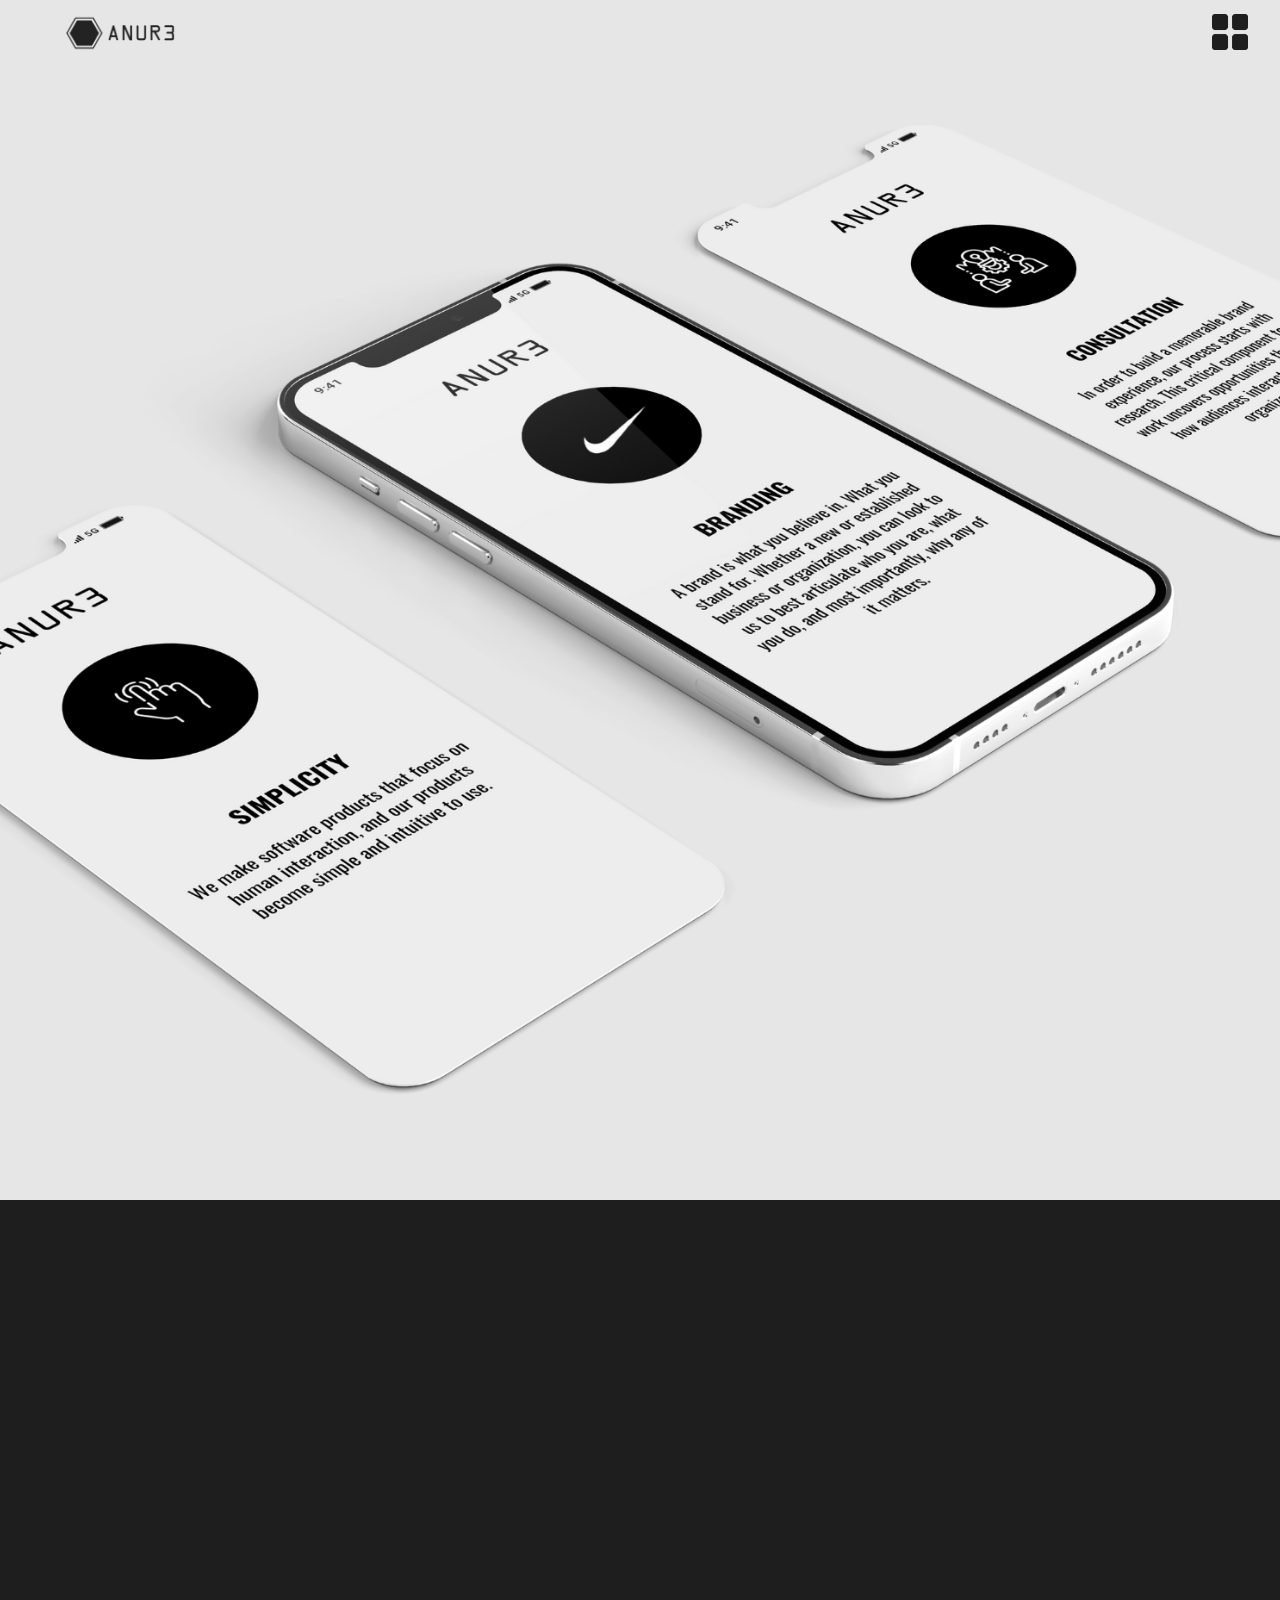
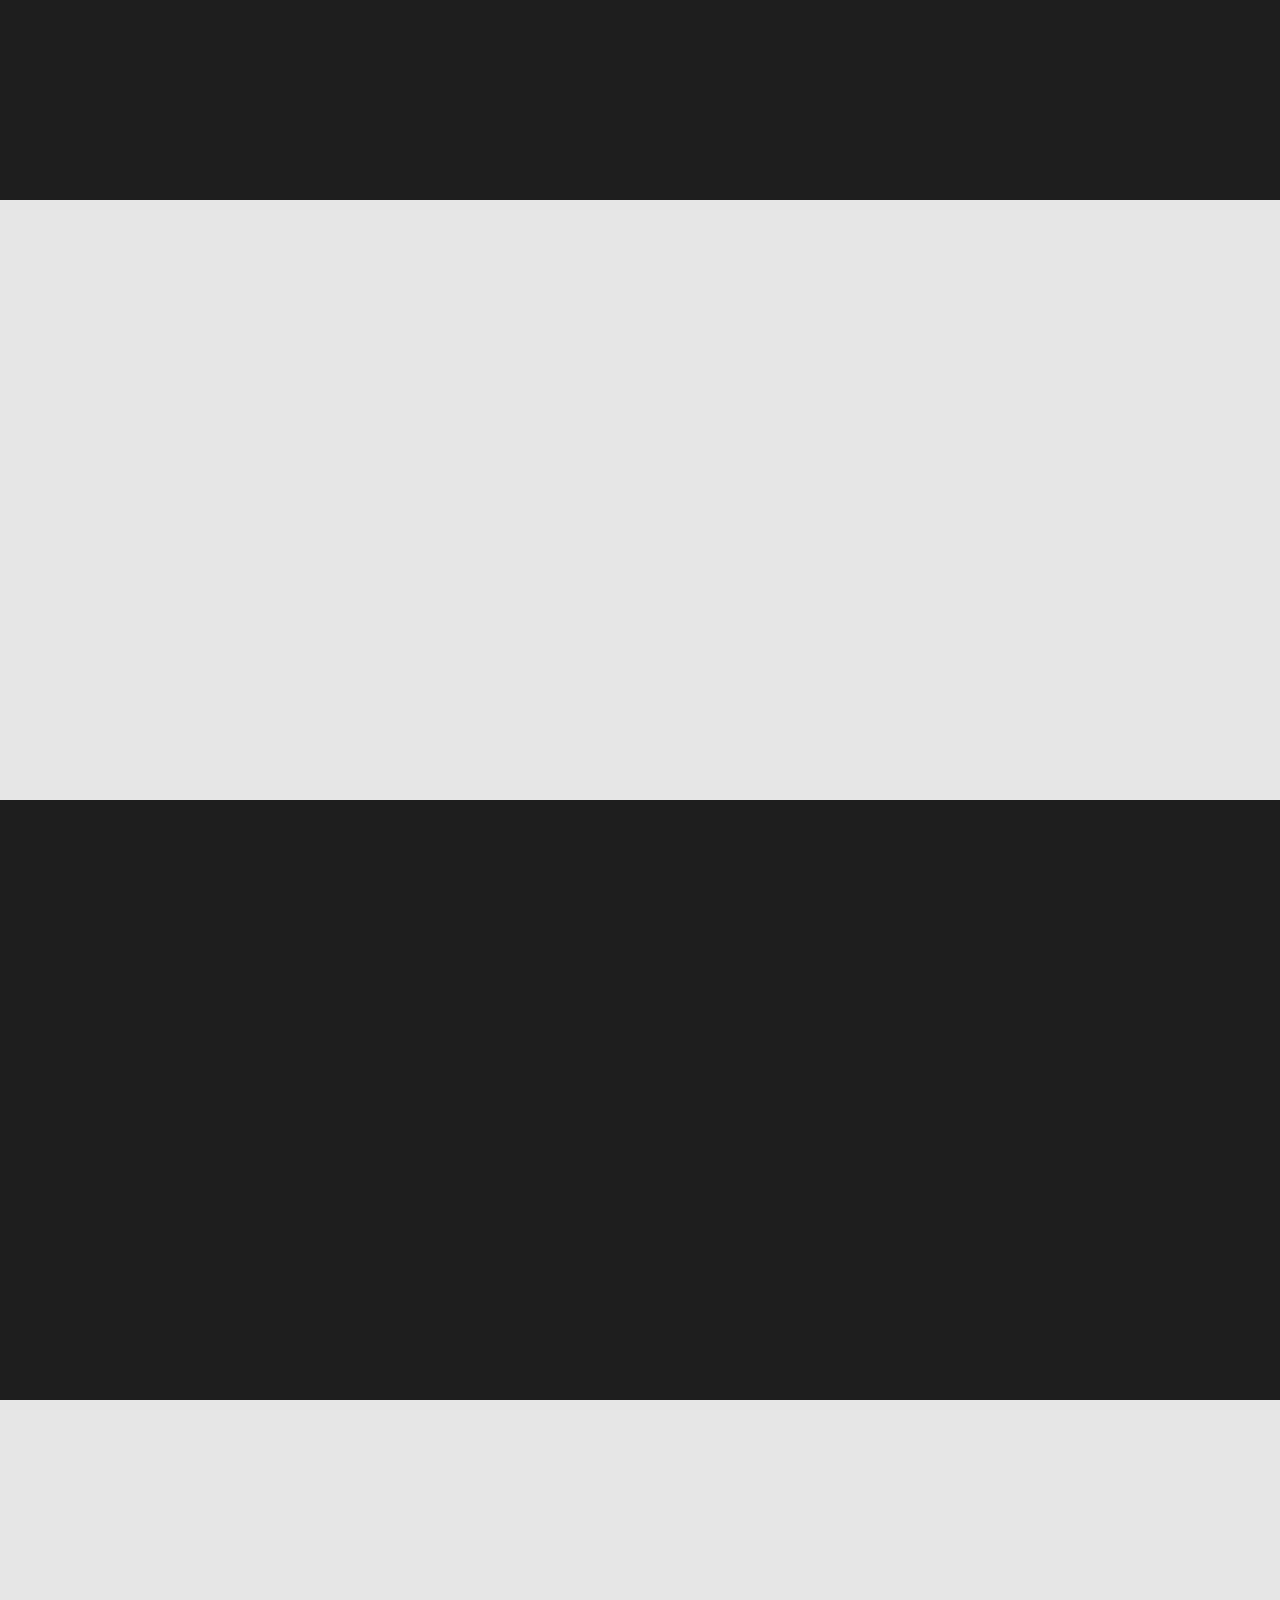
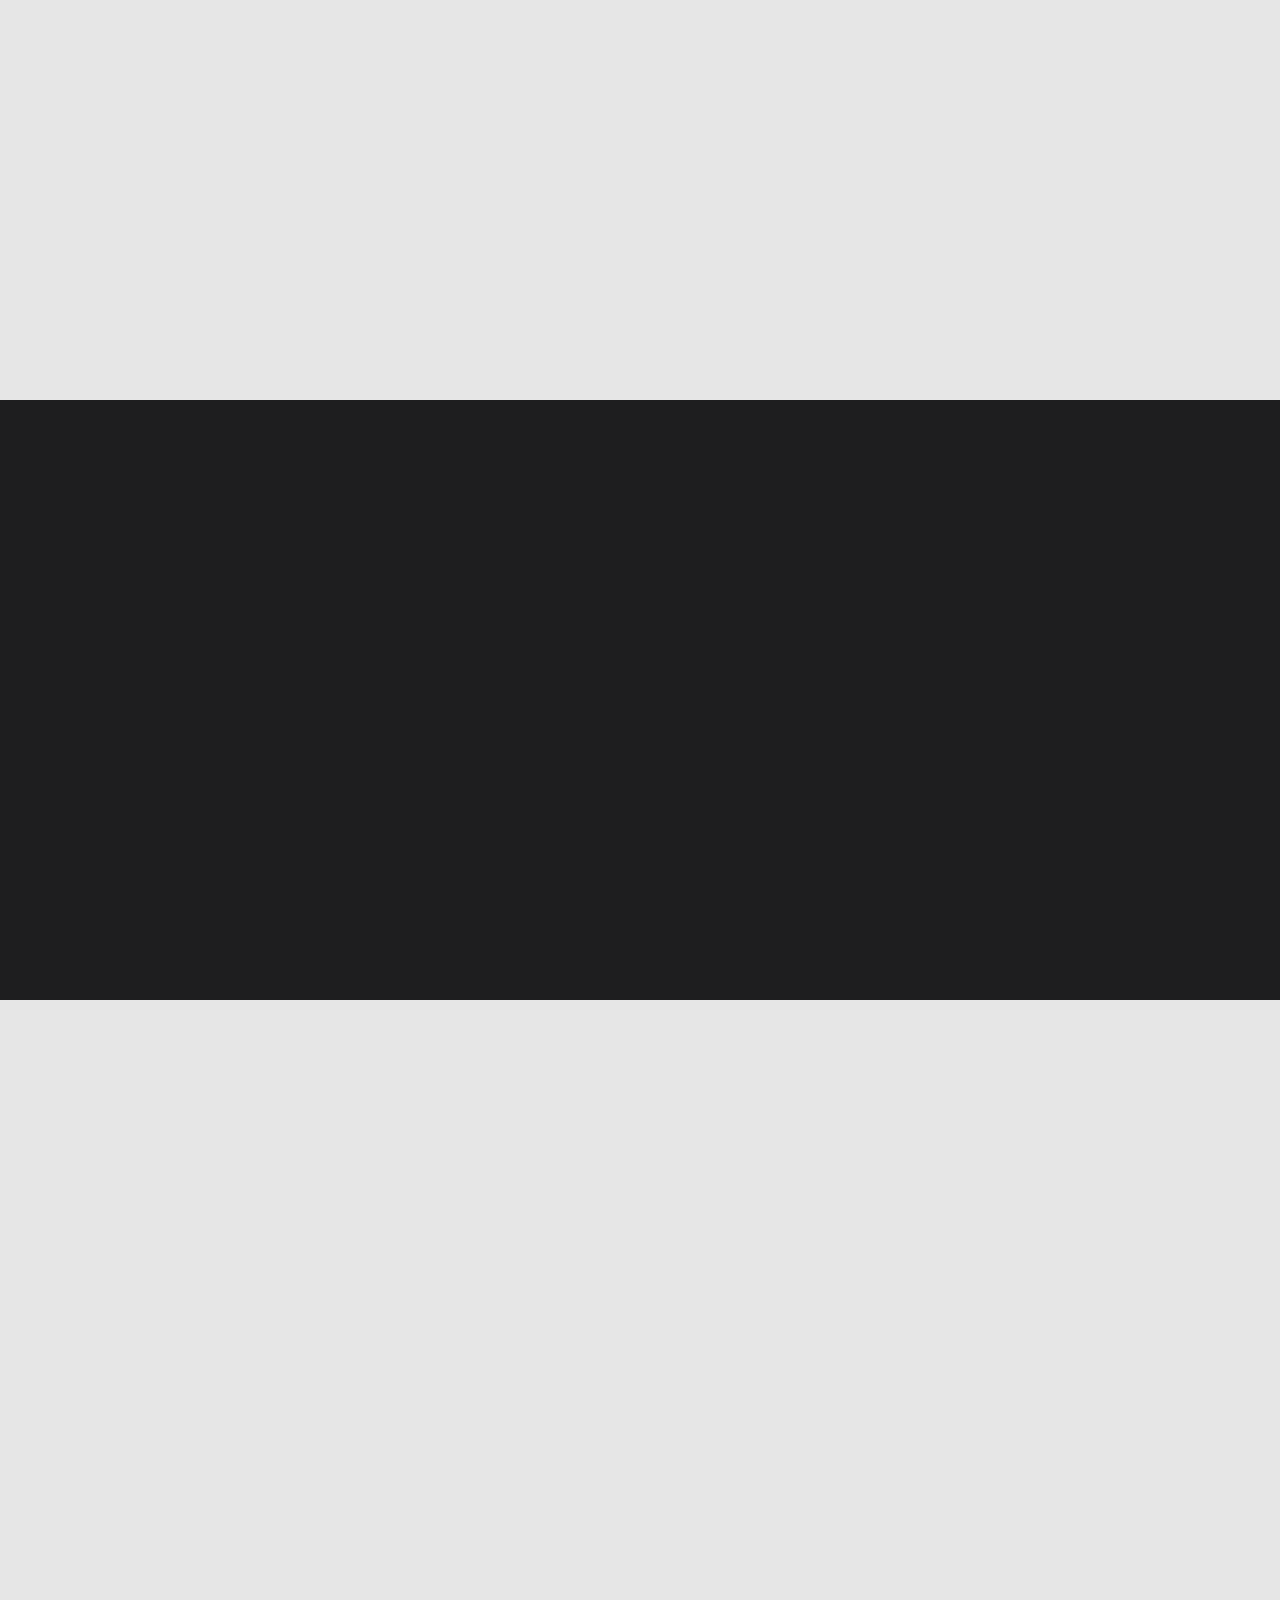
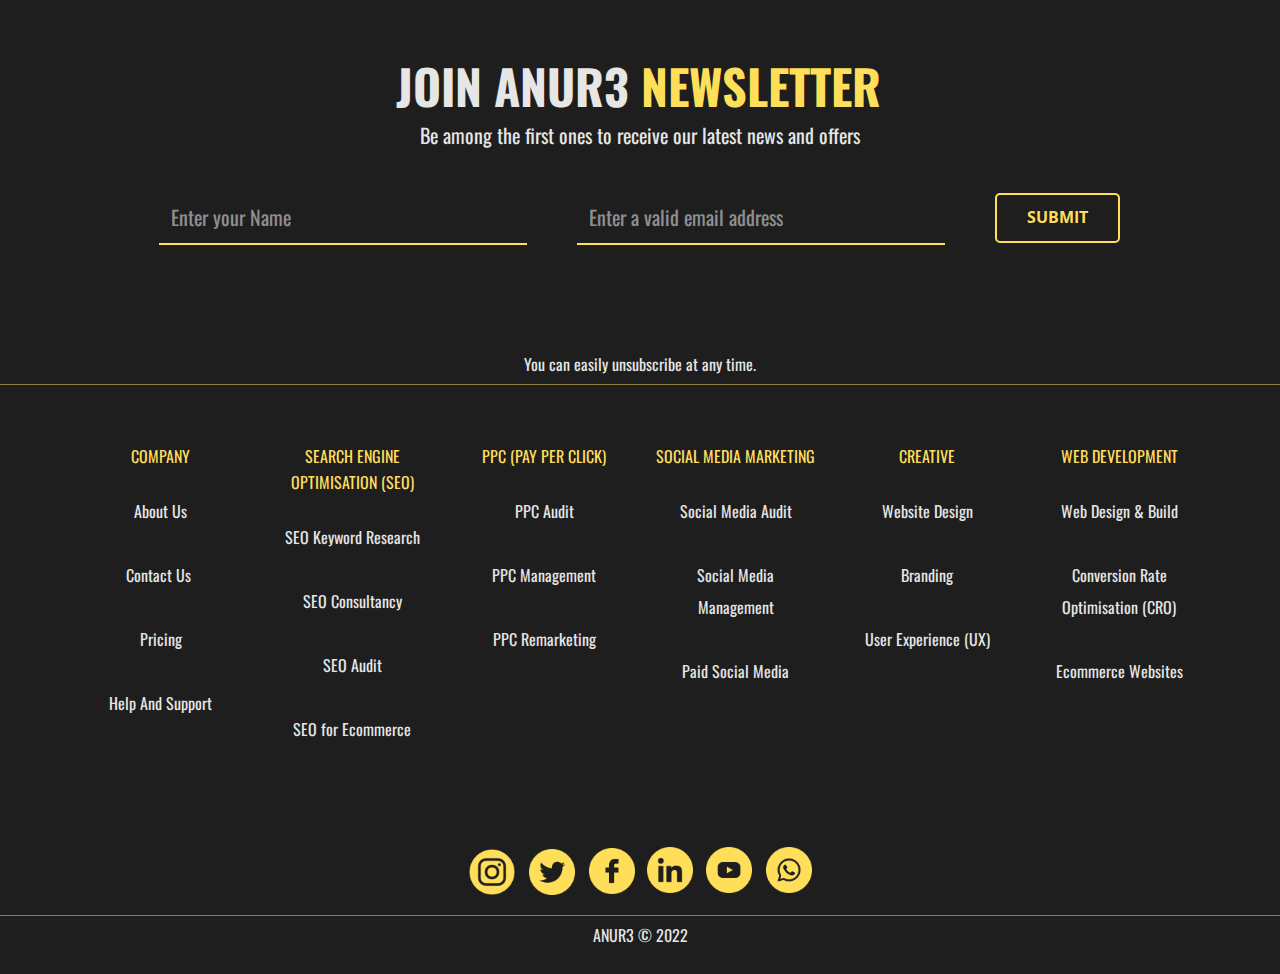
<file: About-us.html>
<!DOCTYPE html>
<html style="font-size: 16px;" lang="en-RO"><head>
    <meta name="viewport" content="width=device-width, initial-scale=1.0">
    <meta charset="utf-8">
    <meta name="keywords" content="ANUR3, digital marketing agency, marketing, social media, website, web design, branding, instagram, facebook, ppc, seo, google ads, social media marketing, marketing agency, Romania, Bucuresti, marketing strategy, advertising agency, target marketing, marketing management, seo agency, brand marketing, e marketing, influencer">
    <meta name="description" content="We will help you unlock your full potential with our services such as creating modern optimized websites, SEO, PPC, branding strategy, and more. ">
    <meta property="og:title" content="ANUR3 - About us">
    <meta property="og:description" content="Through our services, we aim to grow our clients' businesses, cultivate brands' positive reputations, connect consumers with brands, and contribute to positive social change.">
    <meta property="og:image" content="5.png">
    <meta property="og:url" content="www.anur3.com">
    <title>ANUR3 - About us</title>
    <link rel="stylesheet" href="nicepage.css" media="screen">
<link rel="stylesheet" href="About-us.css" media="screen">
    <script class="u-script" type="text/javascript" src="jquery.js" "="" defer=""></script>
    <script class="u-script" type="text/javascript" src="nicepage.js" "="" defer=""></script>
    
    <link rel="icon" href="favicon.png">
    <link id="u-theme-google-font" rel="stylesheet" href="https://fonts.googleapis.com/css?family=Roboto:100,100i,300,300i,400,400i,500,500i,700,700i,900,900i|Open+Sans:300,300i,400,400i,500,500i,600,600i,700,700i,800,800i">
    <link id="u-page-google-font" rel="stylesheet" href="https://fonts.googleapis.com/css?family=Oswald:200,300,400,500,600,700">
    
    
    
    
    
    
    
    
    
    <script type="application/ld+json">{
		"@context": "http://schema.org",
		"@type": "Organization",
		"name": "ANUR3INNOVATIVE",
		"url": "http://www.anur3.com",
		"logo": "http://www.anur3.com/logo-24.png"
}</script>
    <meta name="theme-color" content="#478ac9">
    <meta property="og:type" content="website">
  <meta name="title" content="ANUR3 - Digital Marketing Agency">
<meta name="description" content="We will help you unlock your full potential with our services such as creating modern optimized websites, SEO, PPC, branding strategy, and more. ">
<meta name="keywords" content="ANUR3, digital marketing agency, marketing, social media, website, web design, branding, instagram, facebook, ppc, seo, google ads, social media marketing, marketing agency, Romania, Bucuresti, marketing strategy, advertising agency, target marketing, marketing management, seo agency, brand marketing, e marketing, influencer">
<meta name="robots" content="index, follow">
<meta http-equiv="Content-Type" content="text/html; charset=utf-8">
<meta name="language" content="English">
<meta name="revisit-after" content="3 days">
<meta name="author" content="ANUR3">
</head>
  <body class="u-body u-overlap u-xl-mode" data-lang="en"><header class="u-clearfix u-header u-header" id="sec-1b4d"><nav class="div1 u-align-right u-menu u-menu-hamburger u-menu-open-right u-offcanvas u-menu-1" data-responsive-from="XL">
        <div class="menu-collapse" style="font-size: 1.25rem; letter-spacing: 0px; font-weight: 500;">
          <a class="u-button-style u-custom-left-right-menu-spacing u-custom-padding-bottom u-custom-text-active-color u-custom-text-color u-custom-text-hover-color u-custom-top-bottom-menu-spacing u-file-icon u-nav-link u-text-active-palette-1-base u-text-custom-color-2 u-text-hover-palette-2-base u-file-icon-1" href="#">
            <img src="168214-82b48969.png" alt="">
          </a>
        </div>
        <div class="u-custom-menu u-nav-container">
          <ul class="u-custom-font u-font-oswald u-nav u-spacing-30 u-unstyled u-nav-1"><li class="u-nav-item"><a class="u-border-2 u-border-active-grey-90 u-border-hover-grey-50 u-border-no-left u-border-no-right u-border-no-top u-button-style u-nav-link u-text-active-black u-text-grey-70 u-text-hover-black" href="Home.html" style="padding: 10px 2px;">Home</a>
</li><li class="u-nav-item"><a class="u-border-2 u-border-active-grey-90 u-border-hover-grey-50 u-border-no-left u-border-no-right u-border-no-top u-button-style u-nav-link u-text-active-black u-text-grey-70 u-text-hover-black" href="About-us.html" style="padding: 10px 2px;">About Us</a>
</li><li class="u-nav-item"><a class="u-border-2 u-border-active-grey-90 u-border-hover-grey-50 u-border-no-left u-border-no-right u-border-no-top u-button-style u-nav-link u-text-active-black u-text-grey-70 u-text-hover-black" href="Portfolio.html" style="padding: 10px 2px;">Portfolio</a>
</li><li class="u-nav-item"><a class="u-border-2 u-border-active-grey-90 u-border-hover-grey-50 u-border-no-left u-border-no-right u-border-no-top u-button-style u-nav-link u-text-active-black u-text-grey-70 u-text-hover-black" href="Services.html" style="padding: 10px 2px;">Services</a>
</li><li class="u-nav-item"><a class="u-border-2 u-border-active-grey-90 u-border-hover-grey-50 u-border-no-left u-border-no-right u-border-no-top u-button-style u-nav-link u-text-active-black u-text-grey-70 u-text-hover-black" href="Pricing.html" style="padding: 10px 2px;">Pricing</a>
</li><li class="u-nav-item"><a class="u-border-2 u-border-active-grey-90 u-border-hover-grey-50 u-border-no-left u-border-no-right u-border-no-top u-button-style u-nav-link u-text-active-black u-text-grey-70 u-text-hover-black" href="Home.html#sec-4b5c" data-page-id="2780469" style="padding: 10px 2px;">Contact Us</a>
</li></ul>
        </div>
        <div class="u-custom-menu u-nav-container-collapse">
          <div class="u-container-style u-custom-color-2 u-inner-container-layout u-sidenav u-sidenav-1" data-offcanvas-width="394.7293">
            <div class="u-inner-container-layout u-sidenav-overflow">
              <div class="u-menu-close u-menu-close-1"></div>
              <ul class="u-align-center u-custom-font u-font-oswald u-nav u-popupmenu-items u-spacing-20 u-text-active-custom-color-1 u-text-custom-color-3 u-text-hover-custom-color-1 u-unstyled u-nav-2"><li class="u-nav-item"><a class="u-button-style u-nav-link" href="Home.html">Home</a>
</li><li class="u-nav-item"><a class="u-button-style u-nav-link" href="About-us.html">About Us</a>
</li><li class="u-nav-item"><a class="u-button-style u-nav-link" href="Portfolio.html">Portfolio</a>
</li><li class="u-nav-item"><a class="u-button-style u-nav-link" href="Services.html">Services</a>
</li><li class="u-nav-item"><a class="u-button-style u-nav-link" href="Pricing.html">Pricing</a>
</li><li class="u-nav-item"><a class="u-button-style u-nav-link" href="Home.html#sec-4b5c" data-page-id="2780469">Contact Us</a>
</li></ul>
            </div>
          </div>
          <div class="u-black u-menu-overlay u-opacity u-opacity-0"></div>
        </div>
      </nav><div class="div2 u-container-style u-group u-shape-rectangle u-group-1">
        <div class="u-container-layout u-valign-middle">
          <a href="Home.html" data-page-id="2780469" class="u-align-left u-image u-logo u-opacity u-opacity-95 u-image-1" data-image-width="1920" data-image-height="1080" title="Home">
            <img src="logo-24.png" class="u-logo-image u-logo-image-1">
          </a>
        </div>
      </div></header>
    <section class="u-clearfix u-custom-color-3 u-hidden-lg u-hidden-md u-hidden-xl u-section-1" id="sec-2ef5">
      <div class="u-clearfix u-sheet u-valign-middle-lg u-valign-middle-md u-valign-middle-xl u-sheet-1">
        <div class="u-clearfix u-expanded-width u-gutter-0 u-layout-wrap u-layout-wrap-1">
          <div class="u-layout" style="">
            <div class="u-layout-row" style="">
              <div class="u-align-left u-container-style u-layout-cell u-left-cell u-shape-rectangle u-size-23 u-size-xs-60 u-layout-cell-1" src="">
                <div class="u-container-layout u-valign-middle u-container-layout-1">
                  <div class="u-custom-color-1 u-shape u-shape-rectangle u-shape-1"></div>
                  <div class="u-clearfix u-group-elements u-group-elements-1">
                    <div class="u-custom-color-1 u-shape u-shape-rectangle u-shape-2"></div>
                    <div class="u-custom-color-1 u-shape u-shape-rectangle u-shape-3"></div>
                    <div class="u-custom-color-1 u-shape u-shape-rectangle u-shape-4"></div>
                    <a href="About-us.html#carousel_272bgfd" data-page-id="2801589" class="u-border-none u-btn u-btn-round u-button-style u-custom-color-2 u-custom-font u-font-oswald u-hover-black u-radius-5 u-text-custom-color-3 u-text-hover-white u-btn-1">SEE MORE</a>
                    <h1 class="u-custom-font u-font-oswald u-text u-text-custom-color-2 u-title u-text-1"> WHY DO WE DO IT?<br>TO BE THE BEST.
                    </h1>
                  </div>
                </div>
              </div>
              <div class="u-align-center u-container-style u-hidden-sm u-hidden-xs u-image u-layout-cell u-right-cell u-size-37 u-size-xs-60 u-image-1" src="" data-image-width="1080" data-image-height="1080">
                <div class="u-container-layout u-valign-middle u-container-layout-2" src=""></div>
              </div>
            </div>
          </div>
        </div>
      </div>
    </section>
    <section class="u-clearfix u-hidden-sm u-hidden-xs u-image u-section-2" id="carousel_fded" data-image-width="1488" data-image-height="1080">
      <div class="u-clearfix u-sheet u-sheet-1"></div>
    </section>
    <section class="u-clearfix u-custom-color-2 u-section-3" id="carousel_272bgfd">
      <div class="u-clearfix u-sheet u-valign-middle u-sheet-1">
        <div class="u-clearfix u-expanded-width u-layout-wrap u-layout-wrap-1" data-animation-name="customAnimationIn" data-animation-duration="1000">
          <div class="u-layout" style="">
            <div class="u-layout-row" style="">
              <div class="u-container-style u-layout-cell u-size-30 u-layout-cell-1">
                <div class="u-container-layout u-valign-middle-lg u-valign-middle-md u-valign-middle-sm u-valign-middle-xl u-container-layout-1">
                  <div class="u-container-style u-expanded-width-xs u-group u-shape-rectangle u-group-1">
                    <div class="u-container-layout u-container-layout-2">
                      <h1 class="u-custom-font u-font-oswald u-text u-text-custom-color-3 u-text-1">
                        <span class="u-text-custom-color-1">Unlock</span> your full potential
                      </h1>
                    </div>
                  </div>
                </div>
              </div>
              <div class="u-container-style u-layout-cell u-size-30 u-layout-cell-2">
                <div class="u-container-layout u-valign-middle u-container-layout-3">
                  <p class="u-custom-font u-font-oswald u-text u-text-custom-color-3 u-text-default-lg u-text-default-md u-text-default-sm u-text-default-xl u-text-2"> Through our services, we aim to grow our clients' businesses, cultivate brands' positive reputations, connect consumers with brands, and contribute to positive social change.</p>
                </div>
              </div>
            </div>
          </div>
        </div>
      </div>
    </section>
    <section class="u-clearfix u-custom-color-3 u-section-4" id="carousel_7241">
      <div class="u-clearfix u-sheet u-valign-middle u-sheet-1">
        <div class="u-clearfix u-expanded-width u-layout-wrap u-layout-wrap-1" data-animation-name="customAnimationIn" data-animation-duration="1000">
          <div class="u-layout" style="">
            <div class="u-layout-row" style="">
              <div class="u-container-style u-layout-cell u-size-30 u-layout-cell-1">
                <div class="u-container-layout u-valign-middle-lg u-valign-middle-md u-valign-middle-sm u-valign-middle-xl u-container-layout-1">
                  <div class="u-container-style u-expanded-width-xs u-group u-shape-rectangle u-group-1">
                    <div class="u-container-layout u-container-layout-2">
                      <h1 class="u-custom-font u-font-oswald u-text u-text-custom-color-2 u-text-1"> We believe in doing business responsibly.</h1>
                    </div>
                  </div>
                </div>
              </div>
              <div class="u-container-style u-layout-cell u-size-30 u-layout-cell-2">
                <div class="u-container-layout u-valign-middle u-container-layout-3">
                  <p class="u-custom-font u-font-oswald u-text u-text-custom-color-2 u-text-default-lg u-text-default-md u-text-default-sm u-text-default-xl u-text-2"> We grow and act responsibly. We are dedicated to raising industry standards through transparency, fairness, and education.</p>
                </div>
              </div>
            </div>
          </div>
        </div>
      </div>
    </section>
    <section class="u-clearfix u-custom-color-2 u-section-5" id="carousel_626c">
      <div class="u-clearfix u-sheet u-valign-middle u-sheet-1">
        <div class="u-clearfix u-expanded-width u-layout-wrap u-layout-wrap-1" data-animation-name="customAnimationIn" data-animation-duration="1000">
          <div class="u-layout" style="">
            <div class="u-layout-row" style="">
              <div class="u-container-style u-layout-cell u-size-30 u-layout-cell-1">
                <div class="u-container-layout u-valign-middle-lg u-valign-middle-md u-valign-middle-sm u-valign-middle-xl u-container-layout-1">
                  <div class="u-container-style u-expanded-width-xs u-group u-shape-rectangle u-group-1">
                    <div class="u-container-layout u-container-layout-2">
                      <h1 class="u-custom-font u-font-oswald u-text u-text-custom-color-3 u-text-1">
                        <span class="u-text-custom-color-1"></span>Give power to your brand.<span class="u-text-custom-color-1"> Dominate your space.</span>
                      </h1>
                    </div>
                  </div>
                </div>
              </div>
              <div class="u-container-style u-layout-cell u-size-30 u-layout-cell-2">
                <div class="u-container-layout u-valign-middle u-container-layout-3">
                  <p class="u-custom-font u-font-oswald u-text u-text-custom-color-3 u-text-default-lg u-text-default-md u-text-default-sm u-text-default-xl u-text-2"> Our people, our passion, and our processes enable you to embrace creativity and be innovators without fear of revenue loss. Break down barriers and do so with confidence.</p>
                </div>
              </div>
            </div>
          </div>
        </div>
      </div>
    </section>
    <section class="u-clearfix u-custom-color-3 u-section-6" id="carousel_66d7">
      <div class="u-clearfix u-sheet u-valign-middle u-sheet-1">
        <div class="u-clearfix u-expanded-width u-layout-wrap u-layout-wrap-1" data-animation-name="customAnimationIn" data-animation-duration="1000">
          <div class="u-layout" style="">
            <div class="u-layout-row" style="">
              <div class="u-container-style u-layout-cell u-size-30 u-layout-cell-1">
                <div class="u-container-layout u-valign-middle-lg u-valign-middle-md u-valign-middle-sm u-valign-middle-xl u-container-layout-1">
                  <div class="u-container-style u-expanded-width-xs u-group u-shape-rectangle u-group-1">
                    <div class="u-container-layout u-container-layout-2">
                      <h1 class="u-custom-font u-font-oswald u-text u-text-custom-color-2 u-text-1"> Hard work, creativity, knowledge&nbsp;, confidence.</h1>
                    </div>
                  </div>
                </div>
              </div>
              <div class="u-container-style u-layout-cell u-size-30 u-layout-cell-2">
                <div class="u-container-layout u-valign-middle u-container-layout-3">
                  <p class="u-custom-font u-font-oswald u-text u-text-custom-color-2 u-text-default-lg u-text-default-md u-text-default-sm u-text-default-xl u-text-2"> That's what it takes to consistently execute on ideas, provide expert strategy advice, and drive ROI. Our goal is to go above and beyond your expectations.</p>
                </div>
              </div>
            </div>
          </div>
        </div>
      </div>
    </section>
    <section class="u-clearfix u-custom-color-2 u-section-7" id="carousel_3adf">
      <div class="u-clearfix u-sheet u-valign-middle u-sheet-1">
        <div class="u-clearfix u-expanded-width u-layout-wrap u-layout-wrap-1" data-animation-name="customAnimationIn" data-animation-duration="1000">
          <div class="u-layout" style="">
            <div class="u-layout-row" style="">
              <div class="u-container-style u-layout-cell u-size-30 u-layout-cell-1">
                <div class="u-container-layout u-valign-middle-lg u-valign-middle-md u-valign-middle-sm u-valign-middle-xl u-container-layout-1">
                  <div class="u-container-style u-expanded-width-xs u-group u-shape-rectangle u-group-1">
                    <div class="u-container-layout u-container-layout-2">
                      <h1 class="u-custom-font u-font-oswald u-text u-text-custom-color-3 u-text-1">
                        <span class="u-text-custom-color-1"></span>WHY DO WE DO IT?<br>TO <span class="u-text-custom-color-1">BE THE BEST.</span>
                      </h1>
                    </div>
                  </div>
                </div>
              </div>
              <div class="u-container-style u-layout-cell u-size-30 u-layout-cell-2">
                <div class="u-container-layout u-valign-middle-lg u-valign-middle-md u-valign-middle-sm u-valign-middle-xl u-container-layout-3">
                  <p class="u-custom-font u-font-oswald u-text u-text-custom-color-3 u-text-default-lg u-text-default-md u-text-default-sm u-text-default-xl u-text-2"> Who remembers the runners-up? Not us, and we would never wish that on our clients! We are driven, proactive, and dynamic innovators who will not rest until we have found the best solution. We collaborate and challenge ourselves and others until we achieve what our clients deserve: success.</p>
                </div>
              </div>
            </div>
          </div>
        </div>
      </div>
    </section>
    <section class="u-clearfix u-custom-color-3 u-section-8" id="carousel_b447">
      <div class="u-clearfix u-sheet u-valign-middle u-sheet-1">
        <div class="u-clearfix u-expanded-width u-layout-wrap u-layout-wrap-1" data-animation-name="customAnimationIn" data-animation-duration="1000">
          <div class="u-layout" style="">
            <div class="u-layout-row" style="">
              <div class="u-container-style u-layout-cell u-size-30 u-layout-cell-1">
                <div class="u-container-layout u-valign-middle u-container-layout-1">
                  <div class="u-container-style u-expanded-width-xs u-group u-shape-rectangle u-group-1">
                    <div class="u-container-layout u-container-layout-2">
                      <h1 class="u-custom-font u-font-oswald u-text u-text-custom-color-2 u-text-1"> WE PUT THE “PERFORMANCE” INTO INTERNET &amp; DIGITAL MARKETING!</h1>
                    </div>
                  </div>
                </div>
              </div>
              <div class="u-container-style u-layout-cell u-size-30 u-layout-cell-2">
                <div class="u-container-layout u-valign-middle u-container-layout-3">
                  <p class="u-custom-font u-font-oswald u-text u-text-custom-color-2 u-text-default-lg u-text-default-md u-text-default-sm u-text-default-xl u-text-2"> We create desire in the ever-changing digital universe by delivering solutions that challenge the way people experience, interact, feel, and act. Instilling desire in users results in strong, iconic experiences for the brands we have the privilege of working with.</p>
                </div>
              </div>
            </div>
          </div>
        </div>
      </div>
    </section>
    
    
    <footer class="u-align-center u-clearfix u-custom-color-2 u-footer u-footer" id="sec-2646"><h1 class="u-custom-font u-font-oswald u-text u-text-custom-color-3 u-text-default-lg u-text-default-xl u-text-1">
        <span class="u-text-custom-color-3">Join&nbsp;</span>ANUR3 <span class="u-text-custom-color-1">newsletter</span>
      </h1><h1 class="u-custom-font u-font-oswald u-text u-text-custom-color-3 u-text-default-lg u-text-default-md u-text-default-sm u-text-default-xl u-text-2"> Be among the first ones to receive our latest news and offers</h1><div class="u-align-center-xs u-form u-form-1">
        <form action="https://formsubmit.co/office@anur3.com" method="POST" class="u-clearfix u-form-custom-backend u-form-horizontal u-form-spacing-50 u-inner-form" source="custom" name="form-1" style="padding: 0px;" redirect="true">
          <div class="u-form-group u-form-name u-label-none">
            <label for="name-414b" class="u-custom-font u-font-oswald u-label u-label-1">Name</label>
            <input type="text" placeholder="Enter your Name" id="name-414b" name="name" class="u-border-2 u-border-custom-color-1 u-border-no-left u-border-no-right u-border-no-top u-custom-font u-font-oswald u-input u-input-rectangle u-input-1" required="">
          </div>
          <div class="u-form-email u-form-group u-label-none">
            <label for="email-414b" class="u-custom-font u-font-oswald u-label u-label-2">Email</label>
            <input type="email" placeholder="Enter a valid email address" id="email-414b" name="email" class="u-border-2 u-border-custom-color-1 u-border-no-left u-border-no-right u-border-no-top u-custom-font u-font-oswald u-input u-input-rectangle u-input-2" required="">
          </div>
          <div class="u-align-left-xs u-form-group u-form-submit u-label-none">
            <input type="submit" value="submit" class="u-form-control-hidden">
            <a href="#" class="u-border-2 u-border-custom-color-1 u-border-hover-custom-color-1 u-btn u-btn-round u-btn-submit u-button-style u-hover-custom-color-1 u-none u-radius-5 u-text-custom-color-1 u-text-hover-custom-color-2 u-btn-1">Submit</a>
          </div>
          <div class="u-form-send-message u-form-send-success"> Thank you! Your message has been sent. </div>
          <div class="u-form-send-error u-form-send-message"> Unable to send your message. Please fix errors then try again. </div>
          <input type="hidden" value="" name="recaptchaResponse">
        </form>
      </div><h1 class="u-custom-font u-font-oswald u-text u-text-custom-color-3 u-text-default-lg u-text-default-md u-text-default-xl u-text-3"> You can easily unsubscribe at any time.</h1><div class="u-border-1 u-border-custom-color-1 u-expanded-width-xs u-line u-line-horizontal u-opacity u-opacity-50 u-line-1"></div><div class="u-list u-list-1">
        <div class="u-repeater u-repeater-1">
          <div class="u-align-center u-container-style u-list-item u-repeater-item">
            <div class="u-container-layout u-similar-container u-container-layout-1">
              <p class="u-custom-font u-font-oswald u-text u-text-custom-color-1 u-text-4">Company <br>
              </p>
              <p class="u-custom-font u-font-oswald u-text u-text-5">
                <a href="About-us.html" data-page-id="2801589" class="u-active-none u-border-none u-btn u-button-link u-button-style u-hover-none u-none u-text-active-custom-color-1 u-text-custom-color-3 u-text-hover-custom-color-1 u-btn-2"> About Us</a>
                <br>
                <br>
                <a href="Home.html#sec-4b5c" data-page-id="2780469" class="u-active-none u-border-none u-btn u-button-link u-button-style u-hover-none u-none u-text-active-custom-color-1 u-text-custom-color-3 u-text-hover-custom-color-1 u-btn-3">Contact Us&nbsp;<br>
                </a>
                <br>
                <a href="Pricing.html" data-page-id="2806300" class="u-active-none u-border-none u-btn u-button-link u-button-style u-hover-none u-none u-text-active-custom-color-1 u-text-custom-color-3 u-text-hover-custom-color-1 u-btn-4">Pricing<br>
                </a>
                <br>
                <a href="Home.html#sec-4b5c" data-page-id="2780469" class="u-active-none u-border-none u-btn u-button-link u-button-style u-hover-none u-none u-text-active-custom-color-1 u-text-custom-color-3 u-text-hover-custom-color-1 u-btn-5">Help And Support</a>
                <br>
                <br>
                <br>
              </p>
            </div>
          </div>
          <div class="u-align-center u-container-style u-list-item u-repeater-item">
            <div class="u-container-layout u-similar-container u-container-layout-2">
              <p class="u-custom-font u-font-oswald u-text u-text-custom-color-1 u-text-6"> SEARCH ENGINE OPTIMISATION (SEO)</p>
              <p class="u-custom-font u-font-oswald u-text u-text-7">
                <a href="Services.html#carousel_272b" data-page-id="2813768" class="u-active-none u-border-none u-btn u-button-link u-button-style u-hover-none u-none u-text-active-custom-color-1 u-text-custom-color-3 u-text-hover-custom-color-1 u-btn-6"> SEO Keyword Research</a>
                <br>
                <br>
                <a href="Services.html#carousel_272b" data-page-id="2813768" class="u-active-none u-border-none u-btn u-button-link u-button-style u-hover-none u-none u-text-active-custom-color-1 u-text-custom-color-3 u-text-hover-custom-color-1 u-btn-7">SEO Consultancy<br>
                </a>
                <br>
                <a href="Services.html#carousel_272b" data-page-id="2813768" class="u-active-none u-border-none u-btn u-button-link u-button-style u-hover-none u-none u-text-active-custom-color-1 u-text-custom-color-3 u-text-hover-custom-color-1 u-btn-8">SEO Audit<br>
                </a>
                <br>
                <a href="Services.html#carousel_272b" data-page-id="2813768" class="u-active-none u-border-none u-btn u-button-link u-button-style u-hover-none u-none u-text-active-custom-color-1 u-text-custom-color-3 u-text-hover-custom-color-1 u-btn-9">SEO for Ecommerce</a>
                <br>
                <br>
                <br>
              </p>
            </div>
          </div>
          <div class="u-align-center u-container-style u-list-item u-repeater-item">
            <div class="u-container-layout u-similar-container u-container-layout-3">
              <p class="u-custom-font u-font-oswald u-text u-text-custom-color-1 u-text-8"> PPC (PAY PER CLICK)</p>
              <p class="u-custom-font u-font-oswald u-text u-text-9">
                <a href="Services.html#carousel_f987" data-page-id="2813768" class="u-active-none u-border-none u-btn u-button-link u-button-style u-hover-none u-none u-text-active-custom-color-1 u-text-custom-color-3 u-text-hover-custom-color-1 u-btn-10"> PPC Audit</a>
                <br>
                <br>
                <a href="Services.html#carousel_f987" data-page-id="2813768" class="u-active-none u-border-none u-btn u-button-link u-button-style u-hover-none u-none u-text-active-custom-color-1 u-text-custom-color-3 u-text-hover-custom-color-1 u-btn-11">PPC Management<br>
                </a>
                <br>
                <a href="Services.html#carousel_f987" data-page-id="2813768" class="u-active-none u-border-none u-btn u-button-link u-button-style u-hover-none u-none u-text-active-custom-color-1 u-text-custom-color-3 u-text-hover-custom-color-1 u-btn-12">PPC Remarketing</a>
                <br>
                <br>
                <br>
              </p>
            </div>
          </div>
          <div class="u-align-center u-container-style u-list-item u-repeater-item">
            <div class="u-container-layout u-similar-container u-container-layout-4">
              <p class="u-custom-font u-font-oswald u-text u-text-custom-color-1 u-text-10"> SOCIAL MEDIA MARKETING</p>
              <p class="u-custom-font u-font-oswald u-text u-text-11">
                <a href="Services.html#carousel_0e64" data-page-id="2813768" class="u-active-none u-border-none u-btn u-button-link u-button-style u-hover-none u-none u-text-active-custom-color-1 u-text-custom-color-3 u-text-hover-custom-color-1 u-btn-13"> Social Media Audit</a>
                <br>
                <br>
                <a href="Services.html#carousel_0e64" data-page-id="2813768" class="u-active-none u-border-none u-btn u-button-link u-button-style u-hover-none u-none u-text-active-custom-color-1 u-text-custom-color-3 u-text-hover-custom-color-1 u-btn-14">Social Media Management<br>
                </a>
                <br>
                <a href="Services.html#carousel_0e64" data-page-id="2813768" class="u-active-none u-border-none u-btn u-button-link u-button-style u-hover-none u-none u-text-active-custom-color-1 u-text-custom-color-3 u-text-hover-custom-color-1 u-btn-15">Paid Social Media</a>
                <br>
                <br>
                <br>
              </p>
            </div>
          </div>
          <div class="u-align-center u-container-style u-list-item u-repeater-item">
            <div class="u-container-layout u-similar-container u-container-layout-5">
              <p class="u-custom-font u-font-oswald u-text u-text-custom-color-1 u-text-12"> CREATIVE</p>
              <p class="u-custom-font u-font-oswald u-text u-text-13">
                <a href="Services.html#carousel_1069" data-page-id="2813768" class="u-active-none u-border-none u-btn u-button-link u-button-style u-hover-none u-none u-text-active-custom-color-1 u-text-custom-color-3 u-text-hover-custom-color-1 u-btn-16"> Website Design</a>
                <br>
                <br>
                <a href="Services.html#carousel_1069" data-page-id="2813768" class="u-active-none u-border-none u-btn u-button-link u-button-style u-hover-none u-none u-text-active-custom-color-1 u-text-custom-color-3 u-text-hover-custom-color-1 u-btn-17">Branding<br>
                </a>
                <br>
                <a href="Services.html#carousel_1069" data-page-id="2813768" class="u-active-none u-border-none u-btn u-button-link u-button-style u-hover-none u-none u-text-active-custom-color-1 u-text-custom-color-3 u-text-hover-custom-color-1 u-btn-18">User Experience (UX)</a>
                <br>
                <br>
                <br>
              </p>
            </div>
          </div>
          <div class="u-align-center u-container-style u-list-item u-repeater-item">
            <div class="u-container-layout u-similar-container u-container-layout-6">
              <p class="u-custom-font u-font-oswald u-text u-text-custom-color-1 u-text-14"> WEB DEVELOPMENT</p>
              <p class="u-custom-font u-font-oswald u-text u-text-15">
                <a href="Services.html#carousel_1835" data-page-id="2813768" class="u-active-none u-border-none u-btn u-button-link u-button-style u-hover-none u-none u-text-active-custom-color-1 u-text-custom-color-3 u-text-hover-custom-color-1 u-btn-19"> Web Design &amp; Build</a>
                <br>
                <br>
                <a href="Services.html#carousel_1835" data-page-id="2813768" class="u-active-none u-border-none u-btn u-button-link u-button-style u-hover-none u-none u-text-active-custom-color-1 u-text-custom-color-3 u-text-hover-custom-color-1 u-btn-20">Conversion Rate Optimisation (CRO)<br>
                </a>
                <br>
                <a href="Services.html#carousel_1835" data-page-id="2813768" class="u-active-none u-border-none u-btn u-button-link u-button-style u-hover-none u-none u-text-active-custom-color-1 u-text-custom-color-3 u-text-hover-custom-color-1 u-btn-21">Ecommerce Websites</a>
                <br>
                <br>
                <br>
              </p>
            </div>
          </div>
        </div>
      </div><div class="u-align-center u-clearfix u-group-elements u-group-elements-1"><span class="u-file-icon u-hover-feature u-icon u-text-custom-color-1 u-icon-1" data-href="https://www.instagram.com/anur3.official/?hl=en" data-target="_blank"><img src="3670274-84589321.png" alt=""></span><span class="u-file-icon u-hover-feature u-icon u-text-custom-color-1 u-icon-2" data-href="https://twitter.com/?lang=en" data-target="_blank"><img src="1384017-ddf71563.png" alt=""></span><span class="u-file-icon u-hover-feature u-icon u-text-custom-color-1 u-icon-3" data-href="https://www.facebook.com/anur3.official" data-target="_blank"><img src="3669678-22d072c1.png" alt=""></span><span class="u-file-icon u-hover-feature u-icon u-text-custom-color-1 u-icon-4" data-href="https://www.linkedin.com/" data-target="_blank"><img src="3669739-9231e746.png" alt=""></span><span class="u-file-icon u-hover-feature u-icon u-text-custom-color-1 u-icon-5" data-href="https://www.youtube.com/" data-target="_blank"><img src="4401475-d8c6de27.png" alt=""></span><span class="u-file-icon u-hover-feature u-icon u-text-custom-color-1 u-icon-6" data-href="https://wa.me/753753405" data-target="_blank"><img src="2504845-5ce828be.png" alt=""></span>
      </div><div class="u-border-1 u-border-custom-color-1 u-expanded-width-md u-expanded-width-sm u-expanded-width-xs u-line u-line-horizontal u-opacity u-opacity-50 u-line-2"></div><h1 class="u-custom-font u-font-oswald u-text u-text-custom-color-3 u-text-default u-text-16"> ANUR3 © 2022</h1></footer>
   
  
</body></html>
</file>
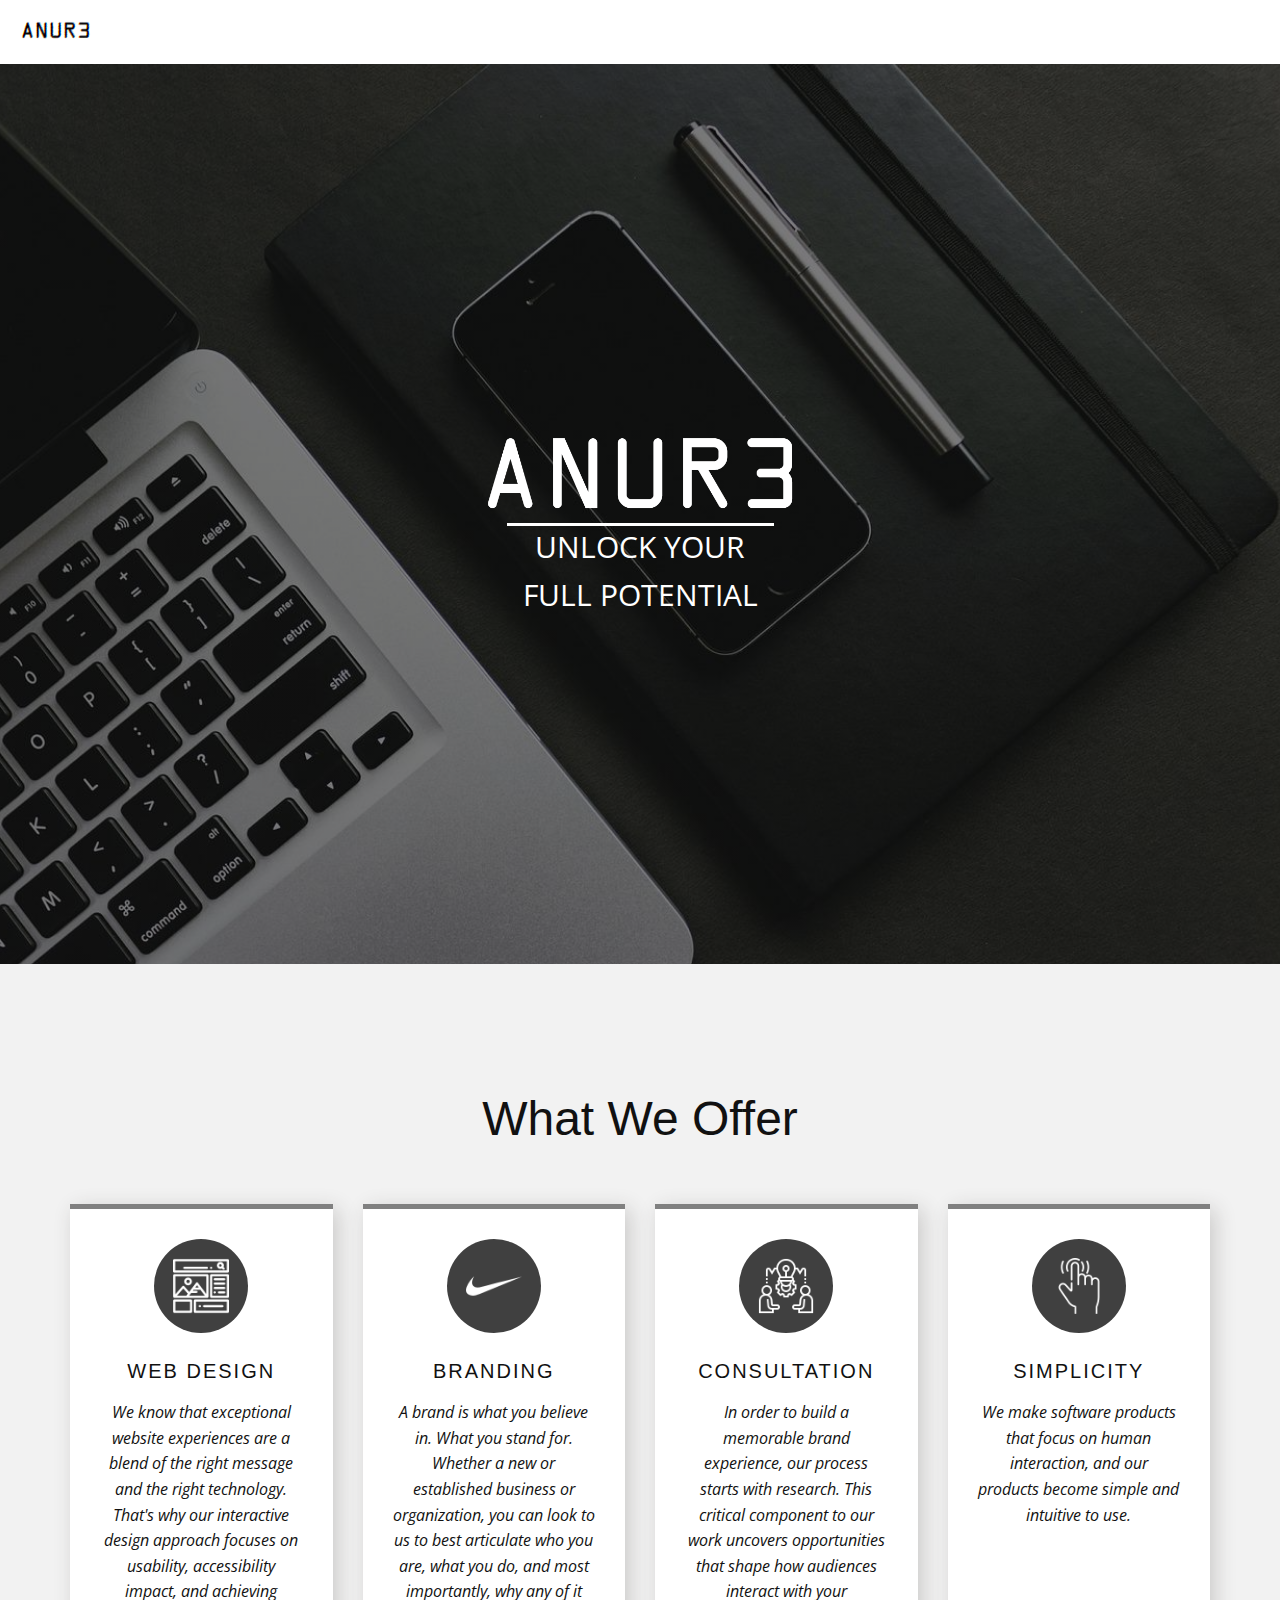
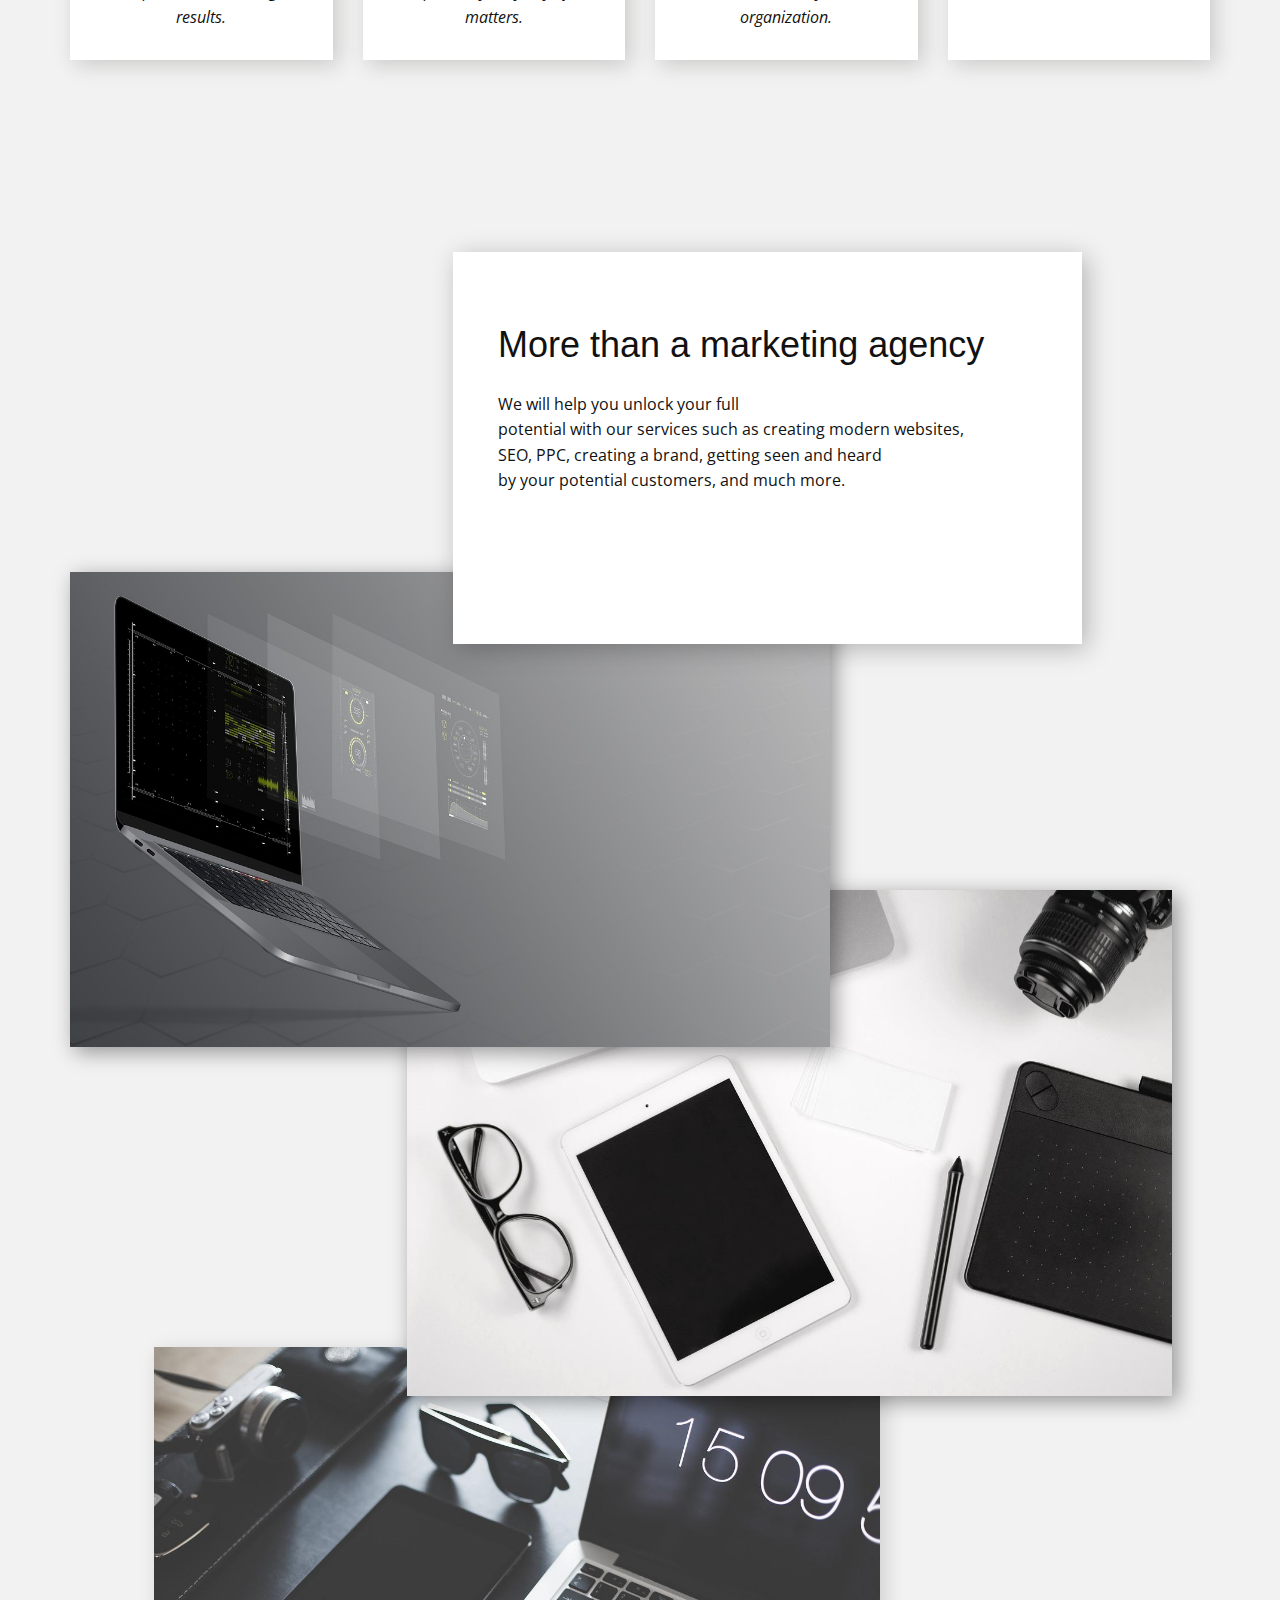
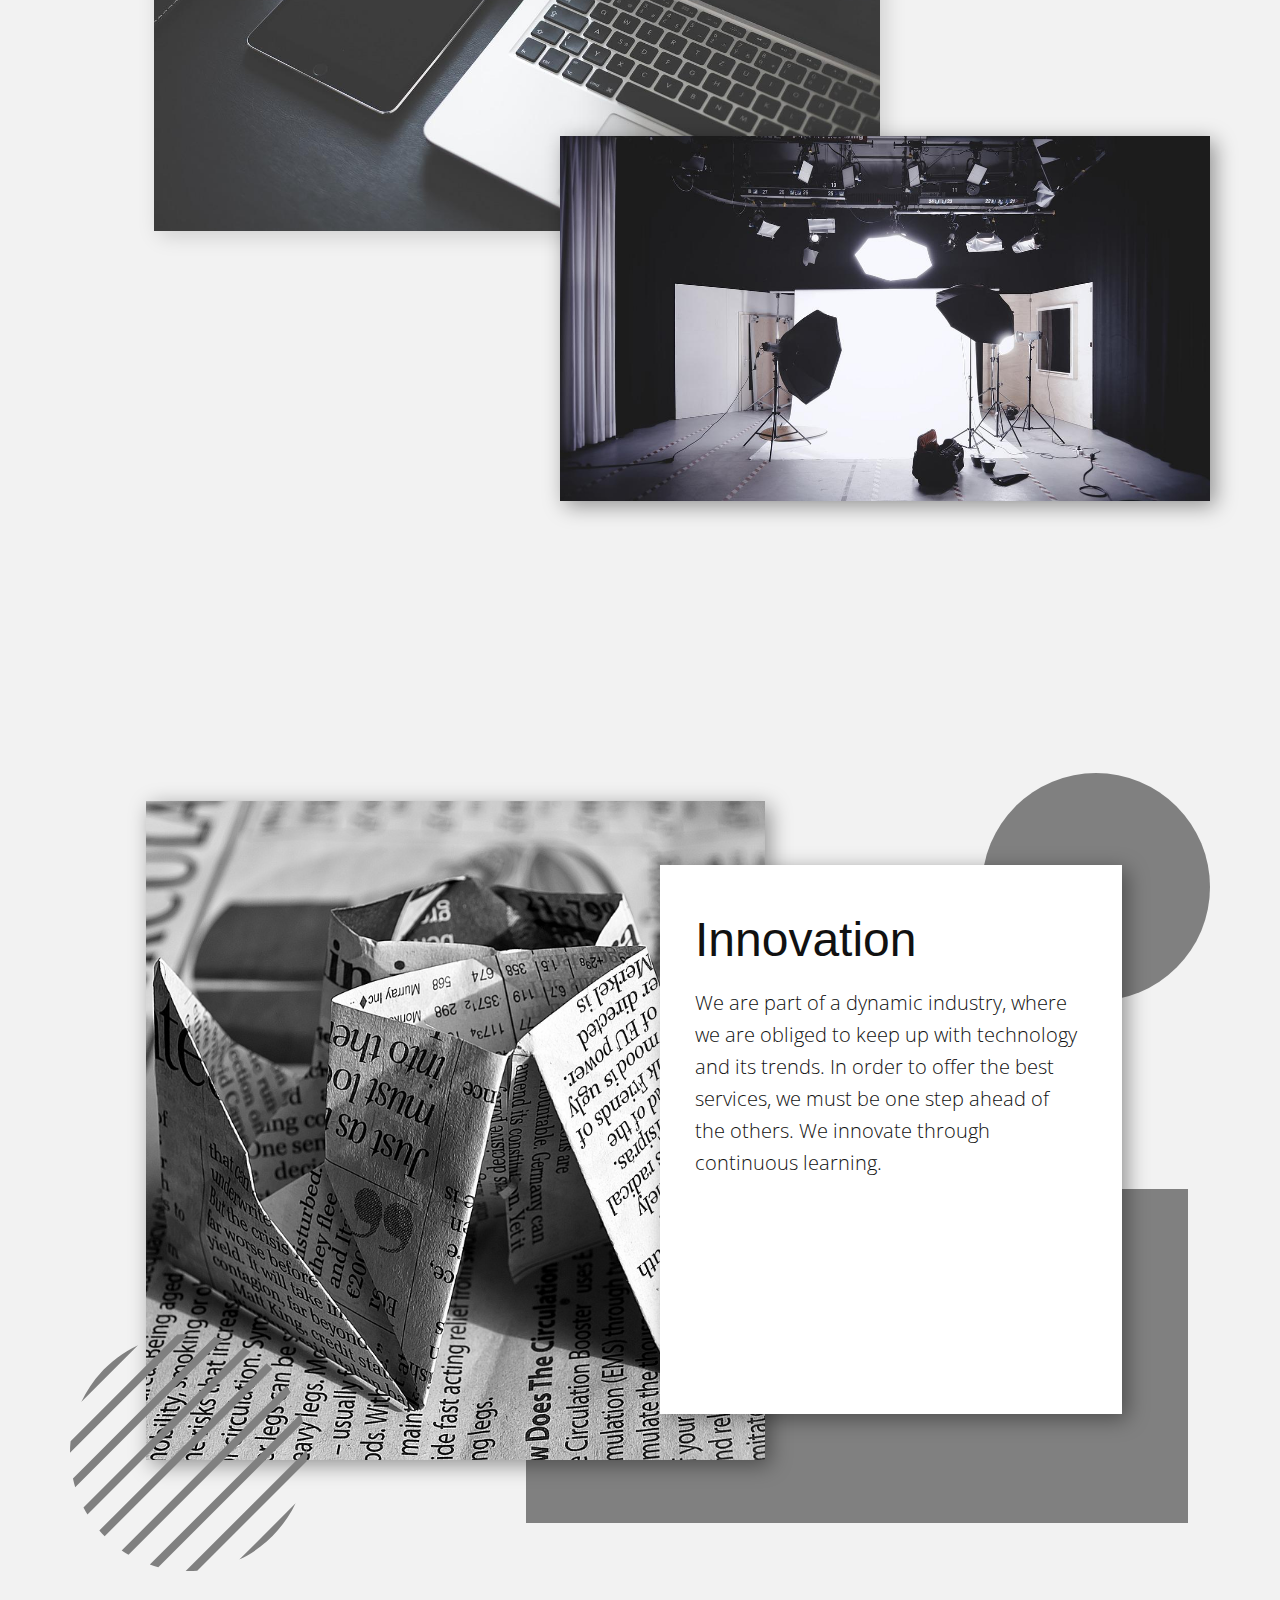
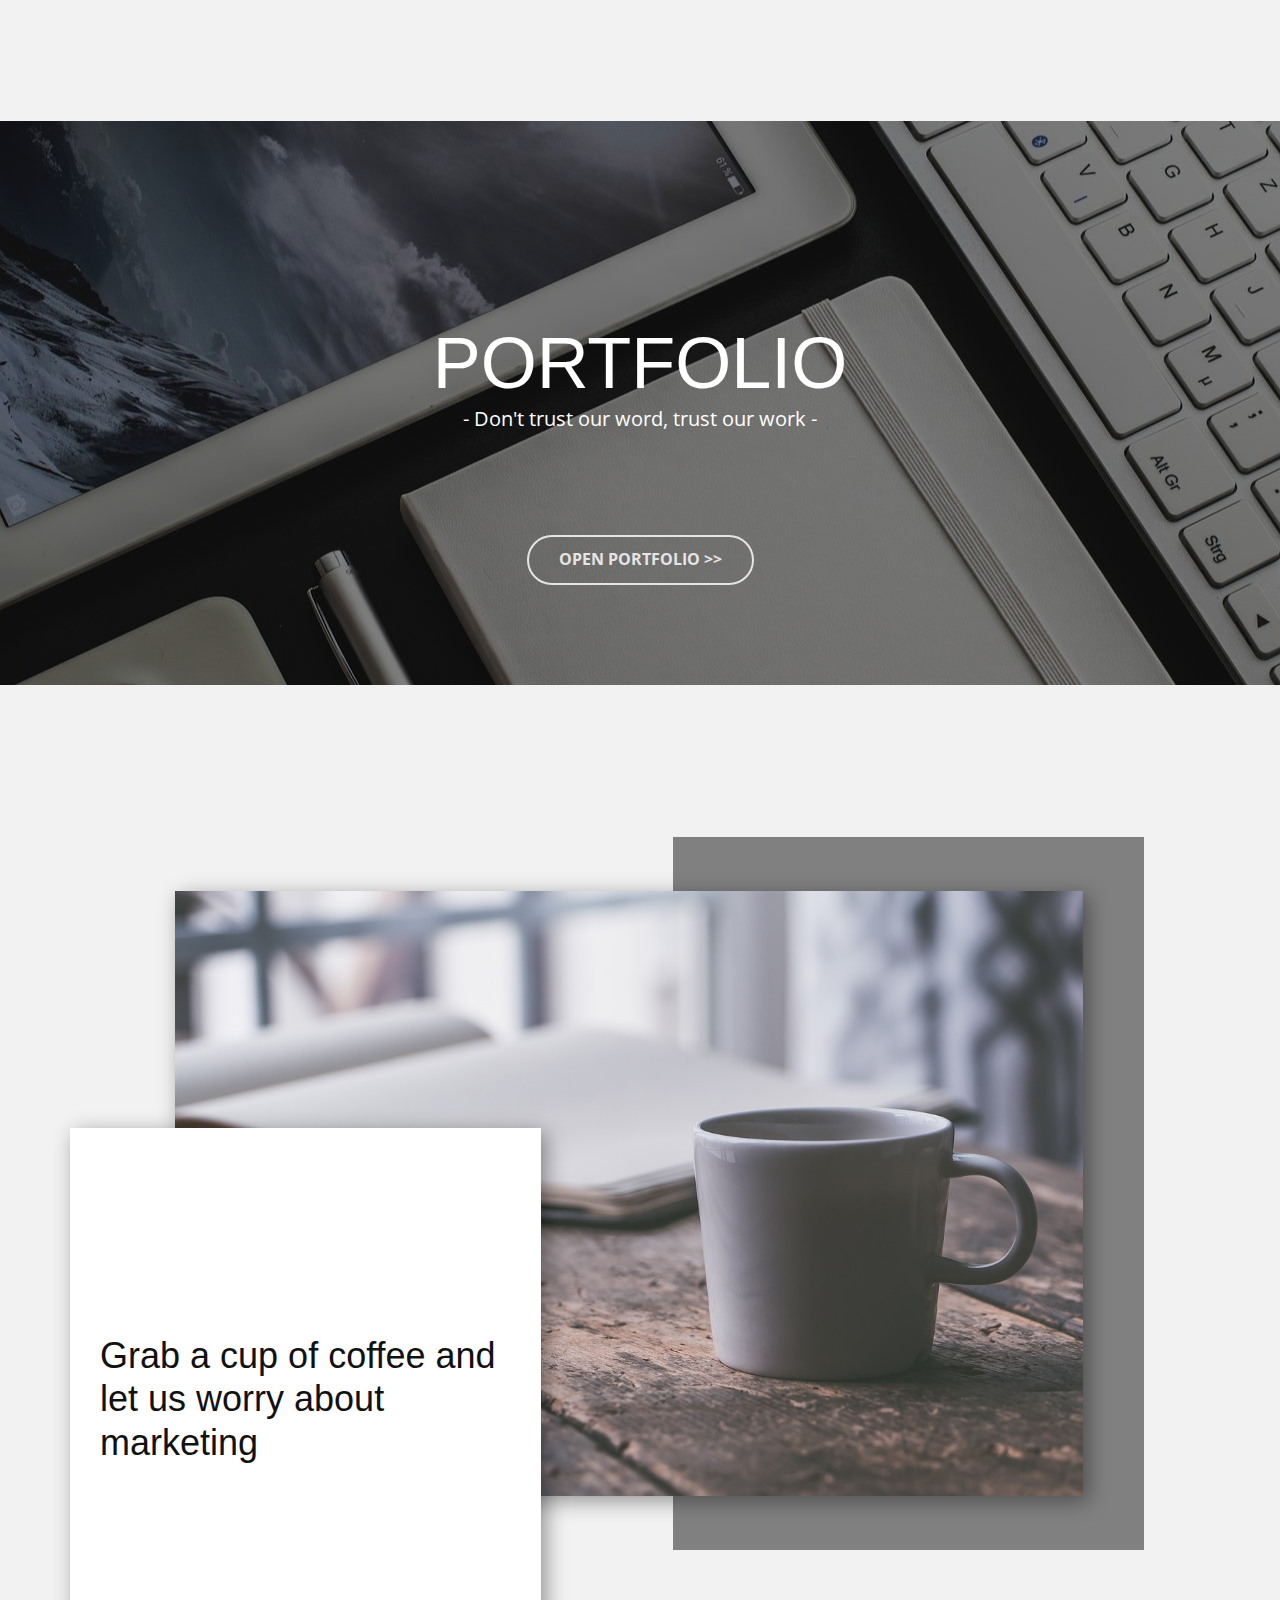
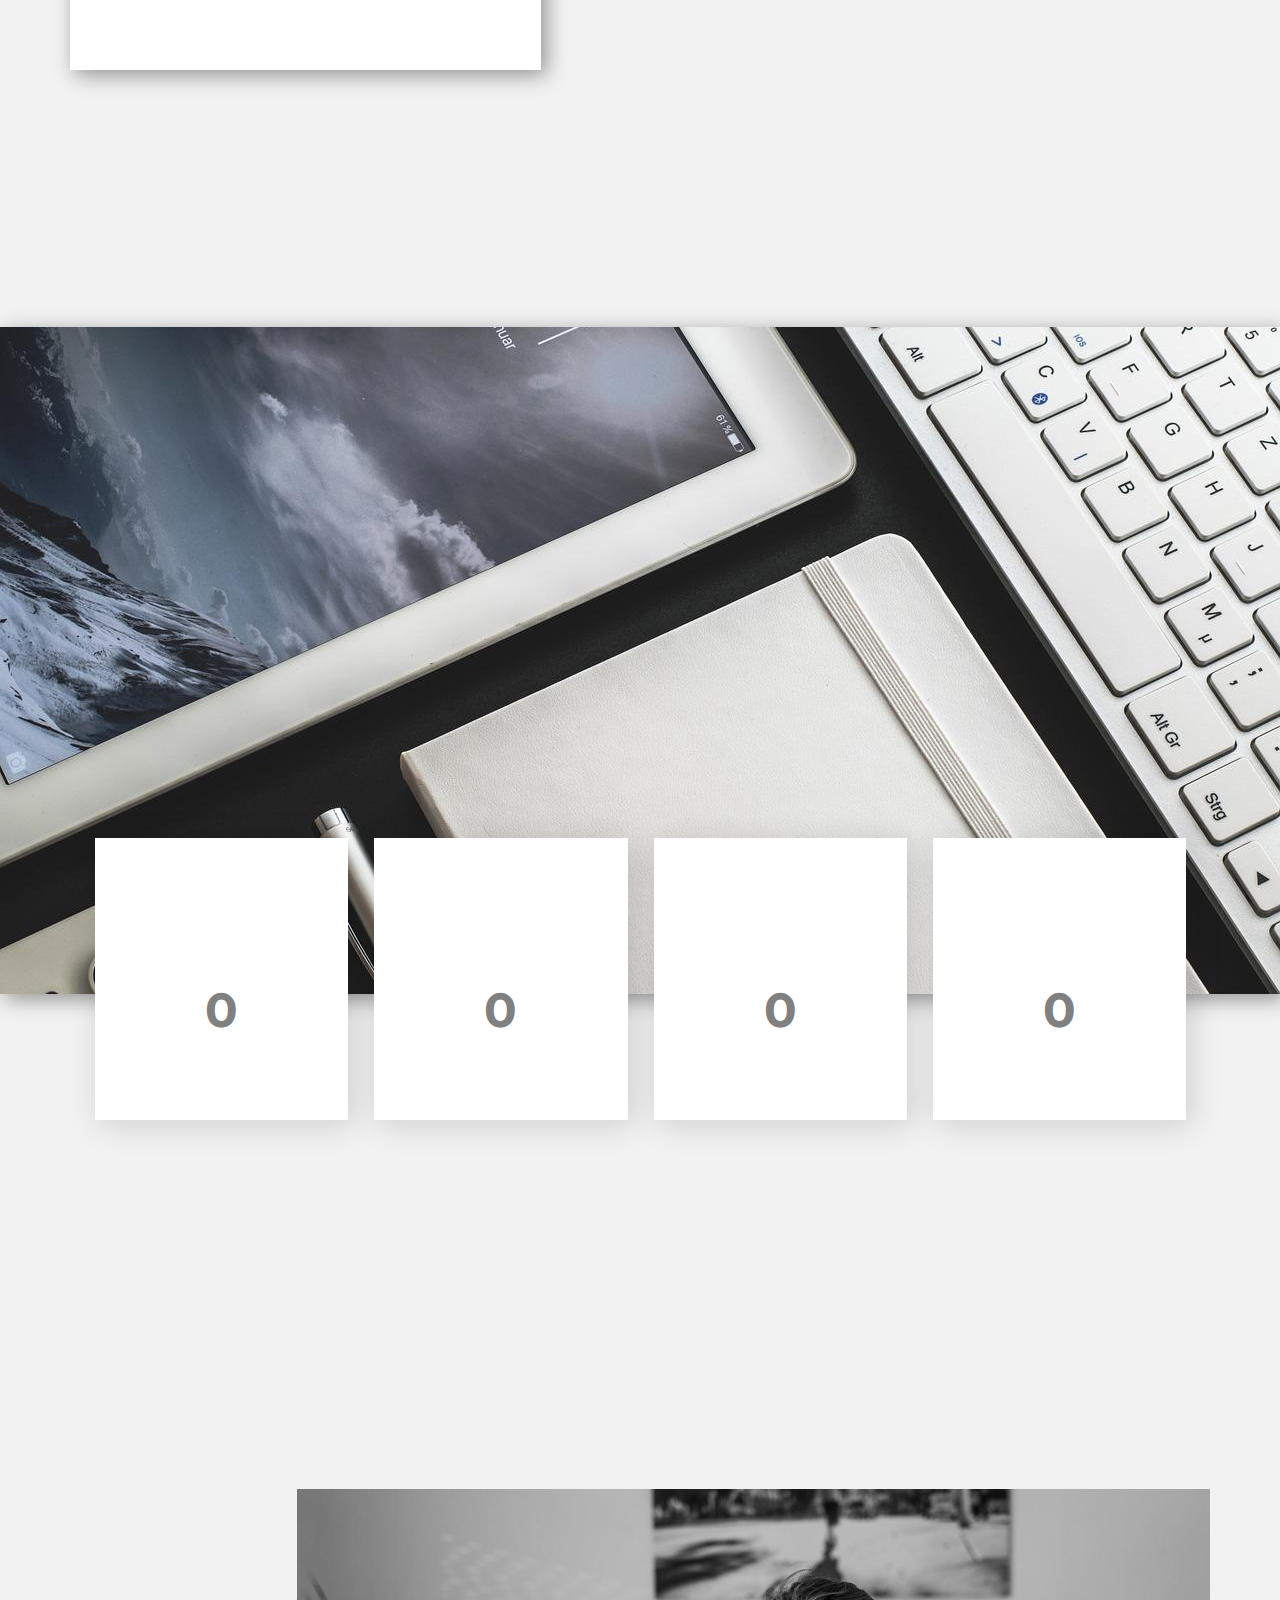
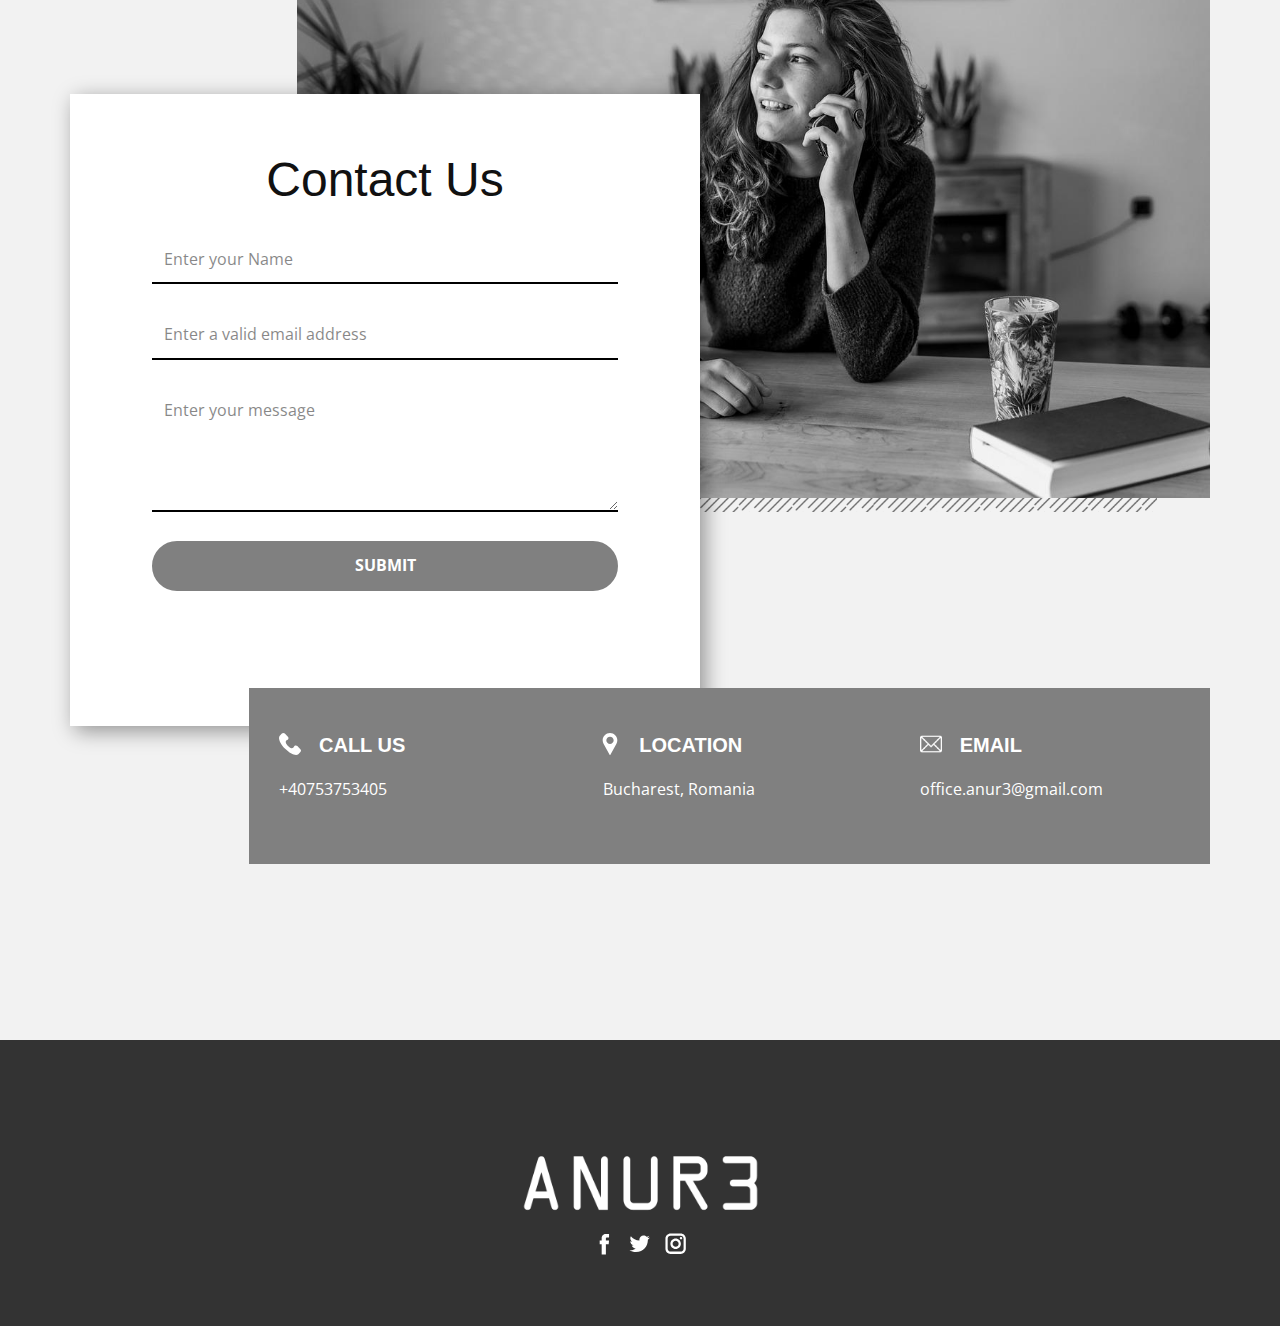
<file: ANUR3.html>
<!DOCTYPE html>
<html style="font-size: 16px;" lang="en"><head>
    <meta name="viewport" content="width=device-width, initial-scale=1.0">
    <meta charset="utf-8">
    <meta name="keywords" content="marketing, digital marketing, seo, ppc, branding, ads, logo, web design">
    <meta name="description" content="More than a marketing agency. We will help you unlock your full
potential with our services such as creating modern websites,
SEO, PPC, creating a brand, getting seen and heard
by your potential customers, and much more.">
    <title>ANUR3 - Digital marketing agency</title>
    <link rel="stylesheet" href="nicepage.css" media="screen">
<link rel="stylesheet" href="ANUR3.css" media="screen">
    <script class="u-script" type="text/javascript" src="jquery.js" defer=""></script>
    <script class="u-script" type="text/javascript" src="nicepage.js" defer=""></script>
    <meta name="generator" content="Nicepage 4.12.5, nicepage.com">
    <meta property="og:title" content="ANUR3 - Digital marketing agency">
    <meta property="og:description" content="More than a marketing agency">
    <meta property="og:image" content="logo3.gif">
    <meta property="og:url" content="www.anur3.com">
    <link rel="icon" href="favicon.png">
    <link id="u-theme-google-font" rel="stylesheet" href="https://fonts.googleapis.com/css?family=Montserrat:100,100i,200,200i,300,300i,400,400i,500,500i,600,600i,700,700i,800,800i,900,900i|Open+Sans:300,300i,400,400i,500,500i,600,600i,700,700i,800,800i">
    <link id="u-page-google-font" rel="stylesheet" href="https://fonts.googleapis.com/css?family=Montserrat:100,100i,200,200i,300,300i,400,400i,500,500i,600,600i,700,700i,800,800i,900,900i">
    
    
    
    
    
    
    
    
    
    
    <script type="application/ld+json">{
		"@context": "http://schema.org",
		"@type": "Organization",
		"name": "Site1",
		"logo": "logo3w.gif"
}</script>
    <meta name="theme-color" content="#ff8839">
    <meta property="og:type" content="website">
  </head>
  <body class="u-body u-xl-mode"><header class="u-clearfix u-header u-header" id="sec-2240"><a href="ANUR3.html" data-page-id="201406507" class="u-align-center u-image u-logo u-image-1" data-image-width="640" data-image-height="360" title="Home">
        <img src="logo3w.gif" class="u-logo-image u-logo-image-1">
      </a></header> 
    <section class="u-align-center-md u-align-center-sm u-align-center-xs u-align-right-lg u-align-right-xl u-clearfix u-image u-shading u-section-1" id="sec-036b" data-image-width="1280" data-image-height="866">
      <div class="u-clearfix u-sheet u-valign-middle u-sheet-1">
        <div class="u-align-center u-container-style u-group u-shape-rectangle u-group-1">
          <div class="u-container-layout u-valign-middle u-container-layout-1">
            <img class="u-align-center u-image u-image-default u-image-1" src="logo_w.png" alt="" data-image-width="2000" data-image-height="1125">
            <div class="u-border-3 u-border-white u-line u-line-horizontal u-line-1"></div>
            <p class="u-text u-text-default u-text-1">UNLOCK YOUR<br>FULL POTE​NTIAL
            </p>
          </div>
        </div>
      </div>
    </section>
    <section class="u-align-center u-clearfix u-grey-5 u-section-2" id="carousel_6999">
      <div class="u-clearfix u-sheet u-valign-middle-lg u-valign-middle-xl u-sheet-1">
        <h3 class="u-text u-text-default u-text-1"> What We Offer</h3>
        <div class="u-expanded-width u-list u-list-1">
          <div class="u-repeater u-repeater-1">
            <div class="u-border-5 u-border-grey-50 u-border-no-bottom u-border-no-left u-border-no-right u-container-style u-list-item u-repeater-item u-shape-rectangle u-video-cover u-white u-list-item-1">
              <div class="u-container-layout u-similar-container u-container-layout-1"><span class="u-file-icon u-grey-75 u-icon u-icon-circle u-text-white u-icon-1"><img src="8.png" alt=""></span>
                <h4 class="u-align-center u-text u-text-default u-text-2">web design</h4>
                <p class="u-align-center u-text u-text-3"> We know that exceptional website experiences are a blend of the right message and the right technology. That's why our interactive design approach focuses on usability, accessibility impact, and achieving results.</p>
              </div>
            </div>
            <div class="u-align-center u-border-5 u-border-grey-50 u-border-no-bottom u-border-no-left u-border-no-right u-container-style u-list-item u-repeater-item u-shape-rectangle u-video-cover u-white u-list-item-2">
              <div class="u-container-layout u-similar-container u-container-layout-2"><span class="u-file-icon u-grey-75 u-icon u-icon-circle u-text-white u-icon-2"><img src="9.png" alt=""></span>
                <h4 class="u-align-center u-text u-text-default u-text-4">branding</h4>
                <p class="u-align-center u-text u-text-5"> A brand is what you believe in. What you stand for. Whether a new or established business or organization, you can look to us to best articulate who you are, what you do, and most importantly, why any of it matters.</p>
              </div>
            </div>
            <div class="u-align-center u-border-5 u-border-grey-50 u-border-no-bottom u-border-no-left u-border-no-right u-container-style u-list-item u-repeater-item u-shape-rectangle u-video-cover u-white u-list-item-3">
              <div class="u-container-layout u-similar-container u-container-layout-3"><span class="u-file-icon u-grey-75 u-icon u-icon-circle u-text-white u-icon-3"><img src="10.png" alt=""></span>
                <h4 class="u-align-center u-text u-text-default u-text-6">CONSULTATION</h4>
                <p class="u-align-center u-text u-text-7"> In order to build a memorable brand experience, our process starts with research. This critical component to our work uncovers opportunities that shape how audiences interact with your organization.</p>
              </div>
            </div>
            <div class="u-align-center u-border-5 u-border-grey-50 u-border-no-bottom u-border-no-left u-border-no-right u-container-style u-list-item u-repeater-item u-shape-rectangle u-video-cover u-white u-list-item-4">
              <div class="u-container-layout u-similar-container u-container-layout-4"><span class="u-file-icon u-grey-75 u-icon u-icon-circle u-text-white u-icon-4"><img src="11.png" alt=""></span>
                <h4 class="u-align-center u-text u-text-default u-text-8">SIMPLICITY</h4>
                <p class="u-align-center u-text u-text-9"> We make software products that focus on human interaction, and our products become simple and intuitive to use.</p>
              </div>
            </div>
          </div>
        </div>
      </div>
    </section>
    <section class="u-clearfix u-grey-5 u-section-3" id="carousel_d815">
      <img class="u-image u-image-default u-image-1" src="5a89f475f4763e3cac77b1f56f85b00e2fdf37e1e03f53ca4157de5851128ec43424cc30b2c5baac968590c0e8cf1bd0d368c0a6f1482aab9d72b8_1280.jpg" alt="" data-image-width="1280" data-image-height="853">
      <img class="u-image u-image-default u-image-2" src="2a1d055b2e7988e8b11648f18b7de9cae207c2550f0992d9f18777a108efe168f4e7a8e819d5c403b6f80d8e2259685abf2af2a835aa2fdcd6f2ad_1280.jpg" alt="" data-image-width="1280" data-image-height="848">
      <img class="u-image u-image-default u-image-3" src="9dc734687a2ad12945b00fc5659e33a397958703cd56422255d540dde8fecccba2d75a323a65836758469291e9aec9e7fc9574d0b8f01541e69567_1280.jpg" alt="" data-image-width="150" data-image-height="93">
      <div class="u-align-left u-container-style u-group u-shape-rectangle u-white u-group-1">
        <div class="u-container-layout u-valign-middle-lg u-valign-middle-md u-valign-middle-sm u-valign-middle-xs u-container-layout-1">
          <h2 class="u-text u-text-1"> More than a marketing agency</h2>
          <p class="u-text u-text-2"> We will help you unlock your full<br>potential with our services such as creating modern websites,<br>SEO, PPC, creating a brand, getting seen and heard<br>by your potential customers, and much more.
          </p>
        </div>
      </div>
      <img class="u-image u-image-default u-image-4" src="852c994fadedcc322389cce20dea27b0ae34f5bfac3d739316c3954809db740c5f858b36835cb33a003b11720b0c1e2199da1709e35aa8021bd6ea_1280.jpg" alt="" data-image-width="1280" data-image-height="720">
      <div class="u-align-left u-border-9 u-border-grey-60 u-border-no-bottom u-border-no-right u-border-no-top u-container-style u-expanded-width-xs u-group u-shape-rectangle u-group-2" data-animation-name="customAnimationIn" data-animation-duration="750" data-animation-delay="250">
        <div class="u-container-layout u-valign-middle u-container-layout-2">
          <p class="u-text u-text-grey-50 u-text-3"> Gaining trust is just one step. We have a constant concern to discover new technologies, so as to help our customers to be more competitive, and to us, more valuable.<br>
          </p>
        </div>
      </div>
    </section>
    <section class="u-align-center-lg u-align-center-md u-align-center-sm u-align-center-xs u-clearfix u-grey-5 u-section-4" id="carousel_96e6">
      <div class="u-clearfix u-sheet u-sheet-1">
        <div class="u-grey-50 u-shape u-shape-rectangle u-shape-1"></div>
        <img class="u-image u-image-1" src="g674e14b9779bfe54e27974fd90f688c1fc7643483c7783a8c24782ecc5a25321b27d7a7c0671e41c1893c5275a00761b_1280.jpg" data-image-width="1280" data-image-height="886">
        <div class="u-shape u-shape-svg u-text-grey-50 u-shape-2">
          <svg class="u-svg-link" preserveAspectRatio="none" viewBox="0 0 160 160" style=""><use xmlns:xlink="http://www.w3.org/1999/xlink" xlink:href="#svg-db78"></use></svg>
          <svg xmlns="http://www.w3.org/2000/svg" xmlns:xlink="http://www.w3.org/1999/xlink" version="1.1" xml:space="preserve" class="u-svg-content" viewBox="0 0 160 160" x="0px" y="0px" id="svg-db78"><path d="M114.3,152.3l38-38C144.4,130.9,130.9,144.4,114.3,152.3z M117.1,9.1l-108,108c0.8,1.6,1.7,3.2,2.7,4.8l110-110
	C120.3,10.9,118.7,10,117.1,9.1z M97.5,2L2,97.5c0.4,2,1,4,1.5,5.9l99.9-99.9C101.5,2.9,99.5,2.4,97.5,2z M80,160c2,0,4-0.1,5.9-0.2
	l73.9-73.9c0.1-2,0.2-3.9,0.2-5.9c0-0.6,0-1.2,0-1.9L78.1,160C78.8,160,79.4,160,80,160z M34.9,146.1c1.5,1,3,2,4.6,2.9L149,39.5
	c-0.9-1.6-1.9-3.1-2.9-4.6L34.9,146.1z M132.7,19.8L19.8,132.7c1.2,1.3,2.3,2.6,3.6,3.9L136.6,23.4C135.3,22.2,134,21,132.7,19.8z
	 M59.6,157.4l97.8-97.8c-0.5-1.9-1.1-3.8-1.7-5.7L53.9,155.6C55.8,156.3,57.7,156.9,59.6,157.4z M7.6,45.9L45.9,7.6
	C29.1,15.5,15.5,29.1,7.6,45.9z M80,0c-2.6,0-5.1,0.1-7.6,0.4l-72,72C0.1,74.9,0,77.4,0,80c0,0.1,0,0.2,0,0.2L80.2,0
	C80.2,0,80.1,0,80,0z"></path></svg>
        </div>
        <div class="u-grey-50 u-preserve-proportions u-shape u-shape-circle u-shape-3"></div>
        <div class="u-align-left u-container-style u-group u-white u-group-1">
          <div class="u-container-layout u-valign-middle-xs u-container-layout-1">
            <h2 class="u-text u-text-1">Innovation</h2>
            <p class="u-text u-text-2"> We are part of a dynamic industry, where we are obliged to keep up with technology and its trends. In order to offer the best services, we must be one step ahead of the others. We innovate through continuous learning.</p>
          </div>
        </div>
      </div>
    </section>
    <section class="u-align-center u-clearfix u-image u-shading u-section-5" id="sec-3ccb" data-image-width="1280" data-image-height="853">
      <div class="u-clearfix u-sheet u-sheet-1">
        <h1 class="u-text u-text-default u-title u-text-1">PORTFOLIO</h1>
        <p class="u-large-text u-text u-text-variant u-text-2">- Don't trust our word, trust our work -</p>
        <a href="portfolio.html" data-page-id="836820650" class="u-border-2 u-border-grey-10 u-border-hover-white u-btn u-btn-round u-button-style u-none u-radius-50 u-btn-1">Open portfolio &gt;&gt;</a>
      </div>
    </section>
    <section class="u-clearfix u-grey-5 u-section-6" id="sec-52f5">
      <div class="u-expanded-width u-grey-5 u-shape u-shape-rectangle u-shape-1"></div>
      <div class="u-grey-50 u-shape u-shape-rectangle u-shape-2"></div>
      <img src="39b1b6755e0beecb18d01481763a6d0a066d95720646c16835ff9c1f508c69e8b0bf8a33669dcf9036197eadc39d211e37385b4eea51fbb7f28d96_1280.jpg" alt="" class="u-image u-image-default u-image-1" data-image-width="1280" data-image-height="853">
      <div class="u-container-style u-group u-white u-group-1">
        <div class="u-container-layout u-valign-middle u-container-layout-1">
          <h3 class="u-text u-text-1">Grab a cup of coffee and let us worry about marketing</h3>
        </div>
      </div>
    </section>
    <section class="u-align-center u-clearfix u-grey-5 u-section-7" id="sec-e77e">
      <img class="u-expanded-width u-image u-image-default u-image-1" src="0a36e70efc0751a0e6342a0c12ce284871532f4d5f7740c2cb67086e46bc05366382a35e7c56c078f689f68f745e4ac99d0222ae7bc0f2213e2474_1280.jpg" alt="" data-image-width="1280" data-image-height="853">
      <div class="u-list u-list-1">
        <div class="u-repeater u-repeater-1">
          <div class="u-align-center u-container-style u-list-item u-repeater-item u-shape-rectangle u-white u-list-item-1">
            <div class="u-container-layout u-similar-container u-valign-middle u-container-layout-1"><span class="u-grey-75 u-icon u-icon-circle u-text-white u-icon-1" data-animation-name="customAnimationIn" data-animation-duration="1500"><svg class="u-svg-link" preserveAspectRatio="xMidYMin slice" viewBox="0 0 60 60" style=""><use xmlns:xlink="http://www.w3.org/1999/xlink" xlink:href="#svg-c776"></use></svg><svg class="u-svg-content" viewBox="0 0 60 60" x="0px" y="0px" id="svg-c776" style="enable-background:new 0 0 60 60;"><path d="M48.014,42.889l-9.553-4.776C37.56,37.662,37,36.756,37,35.748v-3.381c0.229-0.28,0.47-0.599,0.719-0.951
	c1.239-1.75,2.232-3.698,2.954-5.799C42.084,24.97,43,23.575,43,22v-4c0-0.963-0.36-1.896-1-2.625v-5.319
	c0.056-0.55,0.276-3.824-2.092-6.525C37.854,1.188,34.521,0,30,0s-7.854,1.188-9.908,3.53C17.724,6.231,17.944,9.506,18,10.056
	v5.319c-0.64,0.729-1,1.662-1,2.625v4c0,1.217,0.553,2.352,1.497,3.109c0.916,3.627,2.833,6.36,3.503,7.237v3.309
	c0,0.968-0.528,1.856-1.377,2.32l-8.921,4.866C8.801,44.424,7,47.458,7,50.762V54c0,4.746,15.045,6,23,6s23-1.254,23-6v-3.043
	C53,47.519,51.089,44.427,48.014,42.889z M51,54c0,1.357-7.412,4-21,4S9,55.357,9,54v-3.238c0-2.571,1.402-4.934,3.659-6.164
	l8.921-4.866C23.073,38.917,24,37.354,24,35.655v-4.019l-0.233-0.278c-0.024-0.029-2.475-2.994-3.41-7.065l-0.091-0.396l-0.341-0.22
	C19.346,23.303,19,22.676,19,22v-4c0-0.561,0.238-1.084,0.67-1.475L20,16.228V10l-0.009-0.131c-0.003-0.027-0.343-2.799,1.605-5.021
	C23.253,2.958,26.081,2,30,2c3.905,0,6.727,0.951,8.386,2.828c1.947,2.201,1.625,5.017,1.623,5.041L40,16.228l0.33,0.298
	C40.762,16.916,41,17.439,41,18v4c0,0.873-0.572,1.637-1.422,1.899l-0.498,0.153l-0.16,0.495c-0.669,2.081-1.622,4.003-2.834,5.713
	c-0.297,0.421-0.586,0.794-0.837,1.079L35,31.623v4.125c0,1.77,0.983,3.361,2.566,4.153l9.553,4.776
	C49.513,45.874,51,48.28,51,50.957V54z"></path></svg></span>
              <h3 class="u-custom-font u-font-montserrat u-text u-text-grey-50 u-text-1" data-animation-name="counter" data-animation-event="scroll" data-animation-duration="3000">24</h3>
              <h4 class="u-custom-font u-font-montserrat u-text u-text-2" data-animation-name="customAnimationIn" data-animation-duration="1250"> PROJECTS FINISHED</h4>
            </div>
          </div>
          <div class="u-align-center u-container-style u-list-item u-repeater-item u-shape-rectangle u-white u-list-item-2">
            <div class="u-container-layout u-similar-container u-valign-middle u-container-layout-2"><span class="u-grey-75 u-icon u-icon-circle u-text-white u-icon-2" data-animation-name="customAnimationIn" data-animation-duration="1500"><svg class="u-svg-link" preserveAspectRatio="xMidYMin slice" viewBox="0 0 60 60" style=""><use xmlns:xlink="http://www.w3.org/1999/xlink" xlink:href="#svg-b212"></use></svg><svg class="u-svg-content" viewBox="0 0 60 60" x="0px" y="0px" id="svg-b212" style="enable-background:new 0 0 60 60;"><g><path d="M30,26c3.86,0,7-3.141,7-7s-3.14-7-7-7s-7,3.141-7,7S26.14,26,30,26z M30,14c2.757,0,5,2.243,5,5s-2.243,5-5,5
		s-5-2.243-5-5S27.243,14,30,14z"></path><path d="M29.823,54.757L45.164,32.6c5.754-7.671,4.922-20.28-1.781-26.982C39.761,1.995,34.945,0,29.823,0
		s-9.938,1.995-13.56,5.617c-6.703,6.702-7.535,19.311-1.804,26.952L29.823,54.757z M17.677,7.031C20.922,3.787,25.235,2,29.823,2
		s8.901,1.787,12.146,5.031c6.05,6.049,6.795,17.437,1.573,24.399L29.823,51.243L16.082,31.4
		C10.882,24.468,11.628,13.08,17.677,7.031z"></path><path d="M42.117,43.007c-0.55-0.067-1.046,0.327-1.11,0.876s0.328,1.046,0.876,1.11C52.399,46.231,58,49.567,58,51.5
		c0,2.714-10.652,6.5-28,6.5S2,54.214,2,51.5c0-1.933,5.601-5.269,16.117-6.507c0.548-0.064,0.94-0.562,0.876-1.11
		c-0.065-0.549-0.561-0.945-1.11-0.876C7.354,44.247,0,47.739,0,51.5C0,55.724,10.305,60,30,60s30-4.276,30-8.5
		C60,47.739,52.646,44.247,42.117,43.007z"></path>
</g></svg></span>
              <h3 class="u-custom-font u-font-montserrat u-text u-text-grey-50 u-text-3" data-animation-name="counter" data-animation-event="scroll" data-animation-duration="3000">18</h3>
              <h4 class="u-custom-font u-font-montserrat u-text u-text-4" data-animation-name="customAnimationIn" data-animation-duration="1250"> HAPPY CLIENTS</h4>
            </div>
          </div>
          <div class="u-align-center u-container-style u-list-item u-repeater-item u-shape-rectangle u-white u-list-item-3">
            <div class="u-container-layout u-similar-container u-valign-middle u-container-layout-3"><span class="u-file-icon u-grey-75 u-icon u-icon-circle u-icon-3" data-animation-name="customAnimationIn" data-animation-duration="1500"><img src="19.png" alt=""></span>
              <h3 class="u-custom-font u-font-montserrat u-text u-text-grey-50 u-text-5" data-animation-name="counter" data-animation-event="scroll" data-animation-duration="3000">168</h3>
              <h4 class="u-custom-font u-font-montserrat u-text u-text-6" data-animation-name="customAnimationIn" data-animation-duration="1250">Coffee cups</h4>
            </div>
          </div>
          <div class="u-align-center u-container-style u-list-item u-repeater-item u-shape-rectangle u-white u-list-item-4">
            <div class="u-container-layout u-similar-container u-valign-middle u-container-layout-4"><span class="u-grey-75 u-icon u-icon-circle u-text-white u-icon-4" data-animation-name="customAnimationIn" data-animation-duration="1500"><svg class="u-svg-link" preserveAspectRatio="xMidYMin slice" viewBox="0 0 54 54" style=""><use xmlns:xlink="http://www.w3.org/1999/xlink" xlink:href="#svg-5450"></use></svg><svg class="u-svg-content" viewBox="0 0 54 54" x="0px" y="0px" id="svg-5450" style="enable-background:new 0 0 54 54;"><g><path d="M51.22,21h-5.052c-0.812,0-1.481-0.447-1.792-1.197s-0.153-1.54,0.42-2.114l3.572-3.571
		c0.525-0.525,0.814-1.224,0.814-1.966c0-0.743-0.289-1.441-0.814-1.967l-4.553-4.553c-1.05-1.05-2.881-1.052-3.933,0l-3.571,3.571
		c-0.574,0.573-1.366,0.733-2.114,0.421C33.447,9.313,33,8.644,33,7.832V2.78C33,1.247,31.753,0,30.22,0H23.78
		C22.247,0,21,1.247,21,2.78v5.052c0,0.812-0.447,1.481-1.197,1.792c-0.748,0.313-1.54,0.152-2.114-0.421l-3.571-3.571
		c-1.052-1.052-2.883-1.05-3.933,0l-4.553,4.553c-0.525,0.525-0.814,1.224-0.814,1.967c0,0.742,0.289,1.44,0.814,1.966l3.572,3.571
		c0.573,0.574,0.73,1.364,0.42,2.114S8.644,21,7.832,21H2.78C1.247,21,0,22.247,0,23.78v6.439C0,31.753,1.247,33,2.78,33h5.052
		c0.812,0,1.481,0.447,1.792,1.197s0.153,1.54-0.42,2.114l-3.572,3.571c-0.525,0.525-0.814,1.224-0.814,1.966
		c0,0.743,0.289,1.441,0.814,1.967l4.553,4.553c1.051,1.051,2.881,1.053,3.933,0l3.571-3.572c0.574-0.573,1.363-0.731,2.114-0.42
		c0.75,0.311,1.197,0.98,1.197,1.792v5.052c0,1.533,1.247,2.78,2.78,2.78h6.439c1.533,0,2.78-1.247,2.78-2.78v-5.052
		c0-0.812,0.447-1.481,1.197-1.792c0.751-0.312,1.54-0.153,2.114,0.42l3.571,3.572c1.052,1.052,2.883,1.05,3.933,0l4.553-4.553
		c0.525-0.525,0.814-1.224,0.814-1.967c0-0.742-0.289-1.44-0.814-1.966l-3.572-3.571c-0.573-0.574-0.73-1.364-0.42-2.114
		S45.356,33,46.168,33h5.052c1.533,0,2.78-1.247,2.78-2.78V23.78C54,22.247,52.753,21,51.22,21z M52,30.22
		C52,30.65,51.65,31,51.22,31h-5.052c-1.624,0-3.019,0.932-3.64,2.432c-0.622,1.5-0.295,3.146,0.854,4.294l3.572,3.571
		c0.305,0.305,0.305,0.8,0,1.104l-4.553,4.553c-0.304,0.304-0.799,0.306-1.104,0l-3.571-3.572c-1.149-1.149-2.794-1.474-4.294-0.854
		c-1.5,0.621-2.432,2.016-2.432,3.64v5.052C31,51.65,30.65,52,30.22,52H23.78C23.35,52,23,51.65,23,51.22v-5.052
		c0-1.624-0.932-3.019-2.432-3.64c-0.503-0.209-1.021-0.311-1.533-0.311c-1.014,0-1.997,0.4-2.761,1.164l-3.571,3.572
		c-0.306,0.306-0.801,0.304-1.104,0l-4.553-4.553c-0.305-0.305-0.305-0.8,0-1.104l3.572-3.571c1.148-1.148,1.476-2.794,0.854-4.294
		C10.851,31.932,9.456,31,7.832,31H2.78C2.35,31,2,30.65,2,30.22V23.78C2,23.35,2.35,23,2.78,23h5.052
		c1.624,0,3.019-0.932,3.64-2.432c0.622-1.5,0.295-3.146-0.854-4.294l-3.572-3.571c-0.305-0.305-0.305-0.8,0-1.104l4.553-4.553
		c0.304-0.305,0.799-0.305,1.104,0l3.571,3.571c1.147,1.147,2.792,1.476,4.294,0.854C22.068,10.851,23,9.456,23,7.832V2.78
		C23,2.35,23.35,2,23.78,2h6.439C30.65,2,31,2.35,31,2.78v5.052c0,1.624,0.932,3.019,2.432,3.64
		c1.502,0.622,3.146,0.294,4.294-0.854l3.571-3.571c0.306-0.305,0.801-0.305,1.104,0l4.553,4.553c0.305,0.305,0.305,0.8,0,1.104
		l-3.572,3.571c-1.148,1.148-1.476,2.794-0.854,4.294c0.621,1.5,2.016,2.432,3.64,2.432h5.052C51.65,23,52,23.35,52,23.78V30.22z"></path><path d="M27,18c-4.963,0-9,4.037-9,9s4.037,9,9,9s9-4.037,9-9S31.963,18,27,18z M27,34c-3.859,0-7-3.141-7-7s3.141-7,7-7
		s7,3.141,7,7S30.859,34,27,34z"></path>
</g></svg></span>
              <h3 class="u-custom-font u-font-montserrat u-text u-text-grey-50 u-text-7" data-animation-name="counter" data-animation-event="scroll" data-animation-duration="3000">369</h3>
              <h4 class="u-custom-font u-font-montserrat u-text u-text-8" data-animation-name="customAnimationIn" data-animation-duration="1250"> WORKING HOURS</h4>
            </div>
          </div>
        </div>
      </div>
    </section>
    <section class="u-clearfix u-grey-5 u-section-8" id="carousel_1bbb">
      <div class="u-expanded-width u-grey-5 u-shape u-shape-rectangle u-shape-1"></div>
      <img src="aa49e5bbcb321c65e1d4ba4d4afa599b.png" alt="" class="u-image u-image-default u-opacity u-opacity-55 u-image-1" data-image-width="817" data-image-height="799">
      <img src="2be0a27276a8a2314e5e0836f5ec6235f02e7da2f13932bf7d747d7b9132c9731ef1276b4218f58f4885ee11fe20255b7718488fad7f70c5b85011_1280.jpg" alt="" class="u-image u-image-default u-image-2" data-image-width="1280" data-image-height="854">
      <div class="u-align-center u-container-style u-group u-white u-group-1">
        <div class="u-container-layout u-valign-top u-container-layout-1">
          <h2 class="u-text u-text-default u-text-1">Contact Us</h2>
          <div class="u-align-left u-form u-form-1">
            <form action="https://formsubmit.co/office.anur3@gmail.com" method="POST" class="u-clearfix u-form-custom-backend u-form-spacing-28 u-form-vertical u-inner-form" style="padding: 10px" source="custom" name="form" redirect="true">
              <div class="u-form-group u-form-name">
                <label for="name-5a14" class="u-form-control-hidden u-label">Name</label>
                <input type="text" placeholder="Enter your Name" id="name-5a14" name="name" class="u-border-2 u-border-black u-border-no-left u-border-no-right u-border-no-top u-input u-input-rectangle u-white" required="">
              </div>
              <div class="u-form-email u-form-group">
                <label for="email-5a14" class="u-form-control-hidden u-label">Email</label>
                <input type="email" placeholder="Enter a valid email address" id="email-5a14" name="email" class="u-border-2 u-border-black u-border-no-left u-border-no-right u-border-no-top u-input u-input-rectangle u-white" required="">
              </div>
              <div class="u-form-group u-form-message">
                <label for="message-5a14" class="u-form-control-hidden u-label">Message</label>
                <textarea placeholder="Enter your message" rows="4" cols="50" id="message-5a14" name="message" class="u-border-2 u-border-black u-border-no-left u-border-no-right u-border-no-top u-input u-input-rectangle u-white" required=""></textarea>
              </div>
              <div class="u-align-center u-form-group u-form-submit">
                <a href="#" class="u-active-black u-border-2 u-border-active-black u-border-grey-50 u-border-hover-black u-btn u-btn-round u-btn-submit u-button-style u-grey-50 u-hover-black u-radius-50 u-text-active-white u-text-body-alt-color u-text-hover-white u-btn-1">Submit</a>
                <input type="submit" value="submit" class="u-form-control-hidden">
              </div>
              <div class="u-form-send-message u-form-send-success"> Thank you! Your message has been sent. </div>
              <div class="u-form-send-error u-form-send-message"> Unable to send your message. Please fix errors then try again. </div>
              <input type="hidden" value="" name="recaptchaResponse">
            </form>
          </div>
        </div>
      </div>
      <div class="u-align-center-lg u-align-center-md u-align-center-sm u-align-center-xs u-expanded-width-md u-expanded-width-sm u-expanded-width-xs u-list u-list-1">
        <div class="u-repeater u-repeater-1">
          <div class="u-align-center-sm u-align-center-xs u-container-style u-grey-50 u-list-item u-repeater-item u-list-item-1">
            <div class="u-container-layout u-similar-container u-valign-top-xl u-container-layout-2"><span class="u-icon u-icon-circle u-text-white u-icon-1"><svg class="u-svg-link" preserveAspectRatio="xMidYMin slice" viewBox="0 0 513.64 513.64" style=""><use xmlns:xlink="http://www.w3.org/1999/xlink" xlink:href="#svg-9f7c"></use></svg><svg class="u-svg-content" viewBox="0 0 513.64 513.64" x="0px" y="0px" id="svg-9f7c" style="enable-background:new 0 0 513.64 513.64;"><g><g><path d="M499.66,376.96l-71.68-71.68c-25.6-25.6-69.12-15.359-79.36,17.92c-7.68,23.041-33.28,35.841-56.32,30.72    c-51.2-12.8-120.32-79.36-133.12-133.12c-7.68-23.041,7.68-48.641,30.72-56.32c33.28-10.24,43.52-53.76,17.92-79.36l-71.68-71.68    c-20.48-17.92-51.2-17.92-69.12,0l-48.64,48.64c-48.64,51.2,5.12,186.88,125.44,307.2c120.32,120.32,256,176.641,307.2,125.44    l48.64-48.64C517.581,425.6,517.581,394.88,499.66,376.96z"></path>
</g>
</g></svg></span>
              <h5 class="u-text u-text-2">Call Us</h5>
              <p class="u-text u-text-3">+40753753405</p>
            </div>
          </div>
          <div class="u-align-center-sm u-align-center-xs u-container-style u-grey-50 u-list-item u-repeater-item u-list-item-2">
            <div class="u-container-layout u-similar-container u-valign-top-xl u-container-layout-3"><span class="u-icon u-icon-circle u-text-white u-icon-2"><svg class="u-svg-link" preserveAspectRatio="xMidYMin slice" viewBox="0 0 512 512" style=""><use xmlns:xlink="http://www.w3.org/1999/xlink" xlink:href="#svg-1a7f"></use></svg><svg class="u-svg-content" viewBox="0 0 512 512" x="0px" y="0px" id="svg-1a7f" style="enable-background:new 0 0 512 512;"><g><g><path d="M256,0C161.896,0,85.333,76.563,85.333,170.667c0,28.25,7.063,56.26,20.49,81.104L246.667,506.5    c1.875,3.396,5.448,5.5,9.333,5.5s7.458-2.104,9.333-5.5l140.896-254.813c13.375-24.76,20.438-52.771,20.438-81.021    C426.667,76.563,350.104,0,256,0z M256,256c-47.052,0-85.333-38.281-85.333-85.333c0-47.052,38.281-85.333,85.333-85.333    s85.333,38.281,85.333,85.333C341.333,217.719,303.052,256,256,256z"></path>
</g>
</g></svg></span>
              <h5 class="u-text u-text-4">Location</h5>
              <p class="u-text u-text-5"> &nbsp;Bucharest, Romania<i></i>
              </p>
            </div>
          </div>
          <div class="u-align-center-sm u-align-center-xs u-container-style u-grey-50 u-list-item u-repeater-item u-list-item-3">
            <div class="u-container-layout u-similar-container u-valign-top-xl u-container-layout-4"><span class="u-file-icon u-icon u-icon-circle u-text-white u-icon-3"><img src="22.png" alt=""></span>
              <h5 class="u-text u-text-6">email</h5>
              <p class="u-text u-text-7">office.anur3@gmail.com</p>
            </div>
          </div>
        </div>
      </div>
    </section>
    <section class="u-clearfix u-grey-80 u-section-9" id="sec-0a74">
      <div class="u-align-left u-clearfix u-sheet u-valign-middle-xl u-sheet-1">
        <img class="u-expanded-width-xs u-image u-image-default u-image-1" src="logo_w.png" alt="" data-image-width="2000" data-image-height="1125">
        <div class="u-social-icons u-spacing-10 u-social-icons-1">
          <a class="u-social-url" title="facebook" target="_blank" href="https://facebook.com/name"><span class="u-icon u-social-facebook u-social-icon u-text-white u-icon-1"><svg class="u-svg-link" preserveAspectRatio="xMidYMin slice" viewBox="0 0 112 112" style=""><use xmlns:xlink="http://www.w3.org/1999/xlink" xlink:href="#svg-ddfc"></use></svg><svg class="u-svg-content" viewBox="0 0 112 112" x="0" y="0" id="svg-ddfc"><path fill="currentColor" d="M75.5,28.8H65.4c-1.5,0-4,0.9-4,4.3v9.4h13.9l-1.5,15.8H61.4v45.1H42.8V58.3h-8.8V42.4h8.8V32.2
c0-7.4,3.4-18.8,18.8-18.8h13.8v15.4H75.5z"></path></svg></span>
          </a>
          <a class="u-social-url" title="twitter" target="_blank" href="https://twitter.com/name"><span class="u-icon u-social-icon u-social-twitter u-text-white u-icon-2"><svg class="u-svg-link" preserveAspectRatio="xMidYMin slice" viewBox="0 0 112 112" style=""><use xmlns:xlink="http://www.w3.org/1999/xlink" xlink:href="#svg-eeec"></use></svg><svg class="u-svg-content" viewBox="0 0 112 112" x="0" y="0" id="svg-eeec"><path fill="currentColor" d="M92.2,38.2c0,0.8,0,1.6,0,2.3c0,24.3-18.6,52.4-52.6,52.4c-10.6,0.1-20.2-2.9-28.5-8.2
	c1.4,0.2,2.9,0.2,4.4,0.2c8.7,0,16.7-2.9,23-7.9c-8.1-0.2-14.9-5.5-17.3-12.8c1.1,0.2,2.4,0.2,3.4,0.2c1.6,0,3.3-0.2,4.8-0.7
	c-8.4-1.6-14.9-9.2-14.9-18c0-0.2,0-0.2,0-0.2c2.5,1.4,5.4,2.2,8.4,2.3c-5-3.3-8.3-8.9-8.3-15.4c0-3.4,1-6.5,2.5-9.2
	c9.1,11.1,22.7,18.5,38,19.2c-0.2-1.4-0.4-2.8-0.4-4.3c0.1-10,8.3-18.2,18.5-18.2c5.4,0,10.1,2.2,13.5,5.7c4.3-0.8,8.1-2.3,11.7-4.5
	c-1.4,4.3-4.3,7.9-8.1,10.1c3.7-0.4,7.3-1.4,10.6-2.9C98.9,32.3,95.7,35.5,92.2,38.2z"></path></svg></span>
          </a>
          <a class="u-social-url" title="instagram" target="_blank" href="https://instagram.com/name"><span class="u-icon u-social-icon u-social-instagram u-text-white u-icon-3"><svg class="u-svg-link" preserveAspectRatio="xMidYMin slice" viewBox="0 0 112 112" style=""><use xmlns:xlink="http://www.w3.org/1999/xlink" xlink:href="#svg-ee40"></use></svg><svg class="u-svg-content" viewBox="0 0 112 112" x="0" y="0" id="svg-ee40"><path fill="currentColor" d="M55.9,32.9c-12.8,0-23.2,10.4-23.2,23.2s10.4,23.2,23.2,23.2s23.2-10.4,23.2-23.2S68.7,32.9,55.9,32.9z
	 M55.9,69.4c-7.4,0-13.3-6-13.3-13.3c-0.1-7.4,6-13.3,13.3-13.3s13.3,6,13.3,13.3C69.3,63.5,63.3,69.4,55.9,69.4z"></path><path fill="#FFFFFF" d="M79.7,26.8c-3,0-5.4,2.5-5.4,5.4s2.5,5.4,5.4,5.4c3,0,5.4-2.5,5.4-5.4S82.7,26.8,79.7,26.8z"></path><path fill="currentColor" d="M78.2,11H33.5C21,11,10.8,21.3,10.8,33.7v44.7c0,12.6,10.2,22.8,22.7,22.8h44.7c12.6,0,22.7-10.2,22.7-22.7
	V33.7C100.8,21.1,90.6,11,78.2,11z M91,78.4c0,7.1-5.8,12.8-12.8,12.8H33.5c-7.1,0-12.8-5.8-12.8-12.8V33.7
	c0-7.1,5.8-12.8,12.8-12.8h44.7c7.1,0,12.8,5.8,12.8,12.8V78.4z"></path></svg></span>
          </a>
        </div>
      </div>
    </section>
    
    
    
   
  
</body></html>
</file>
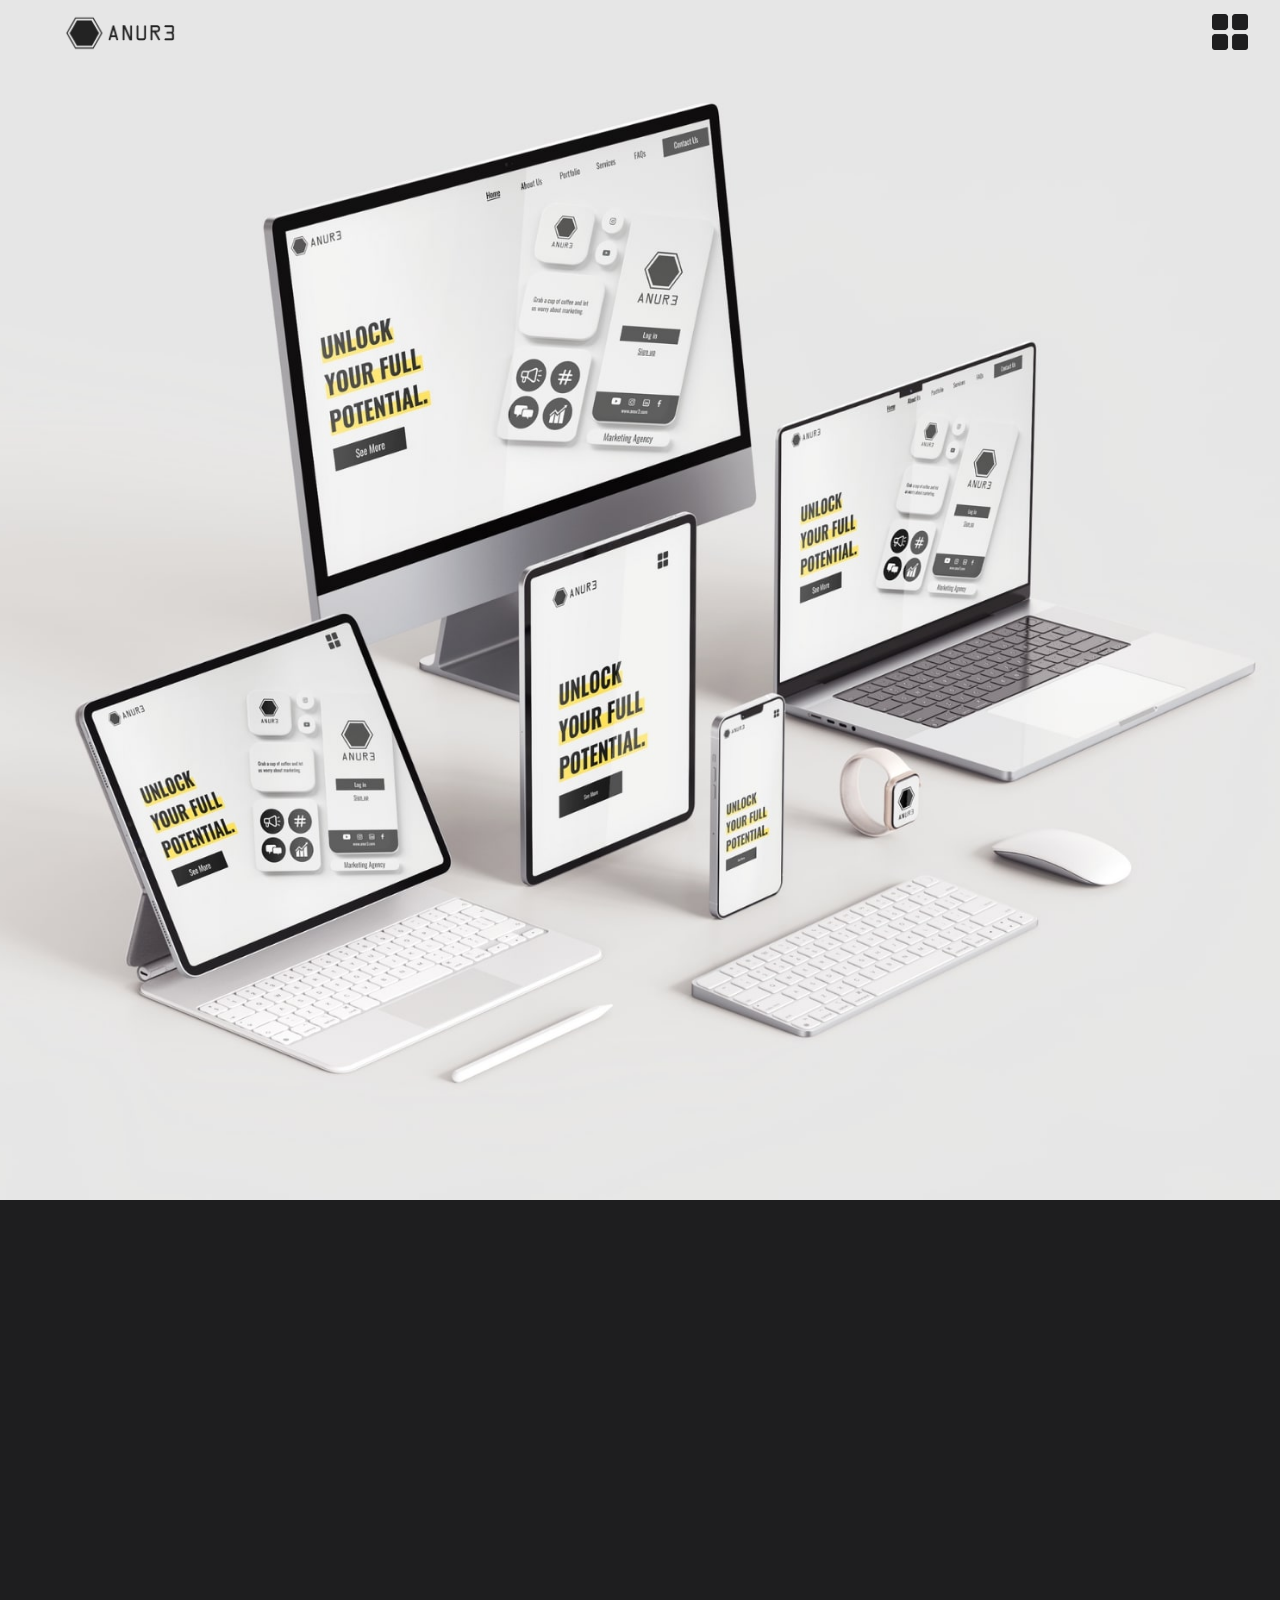
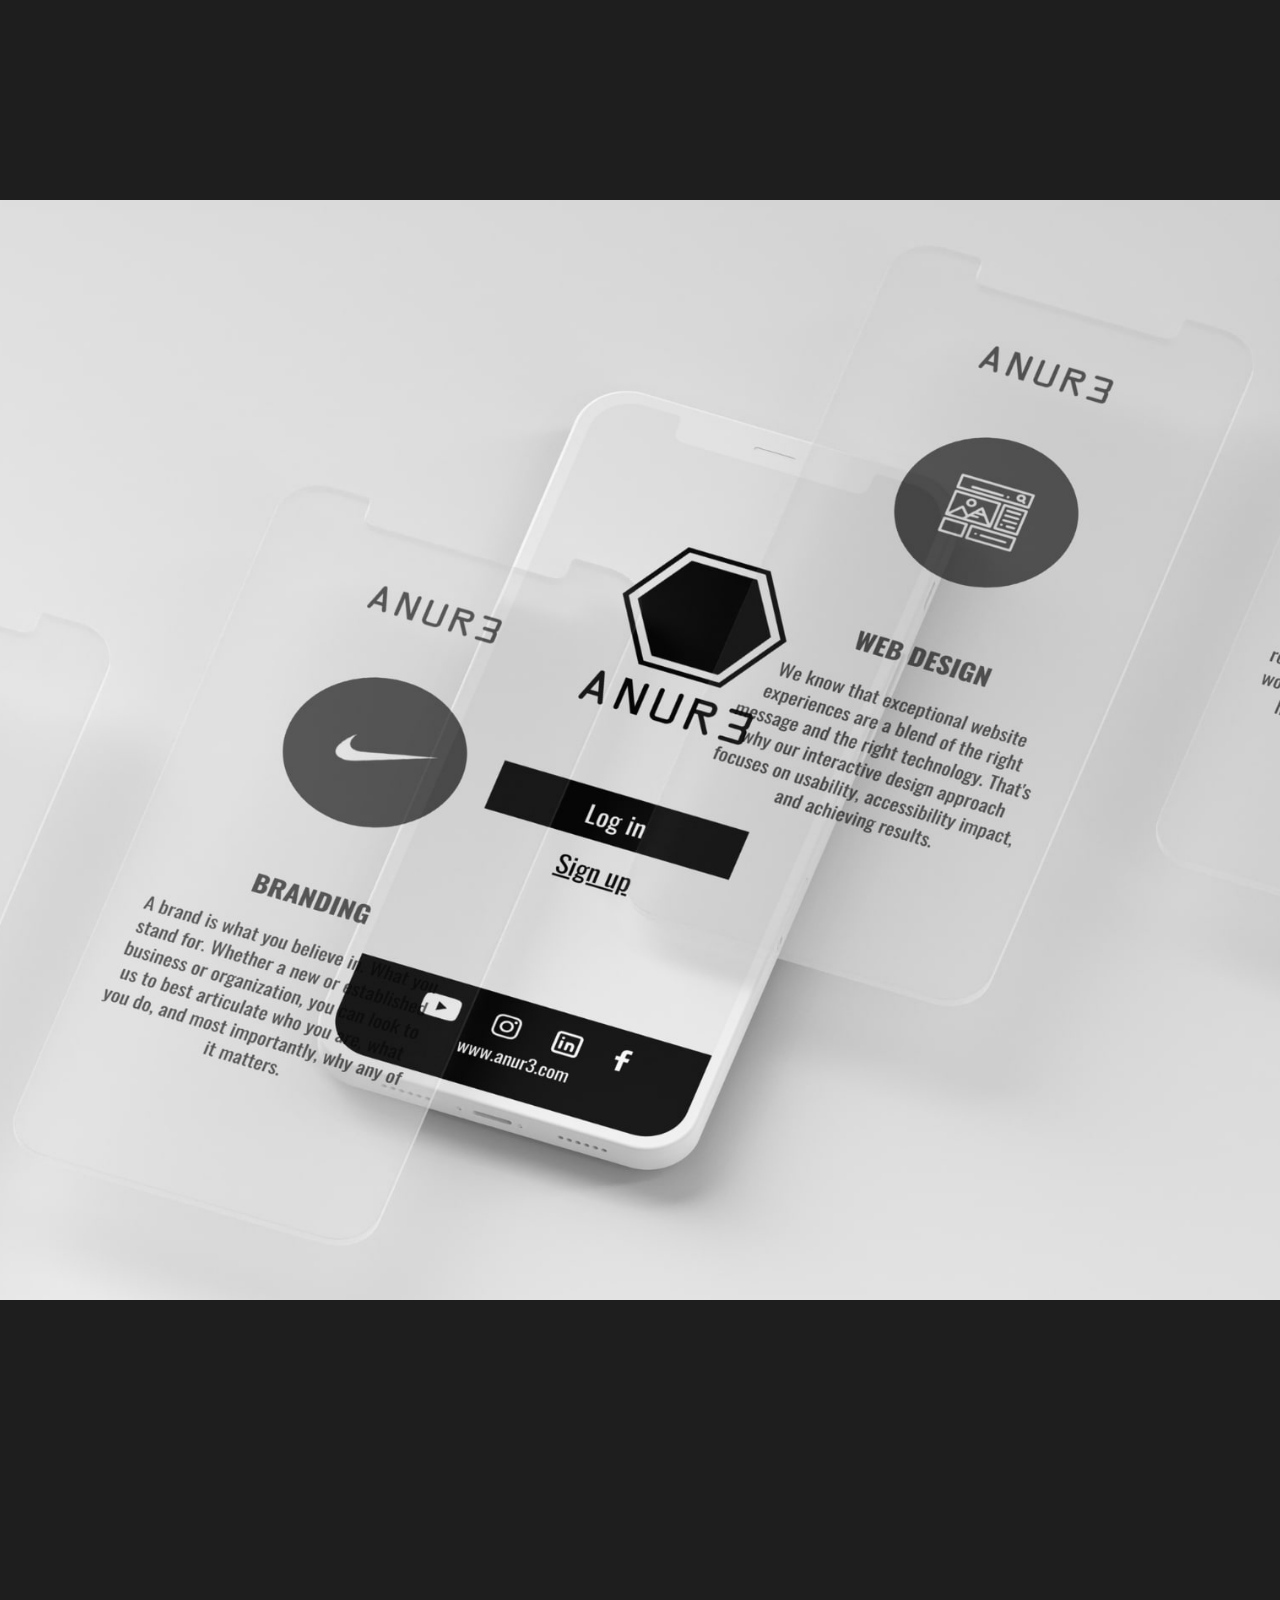
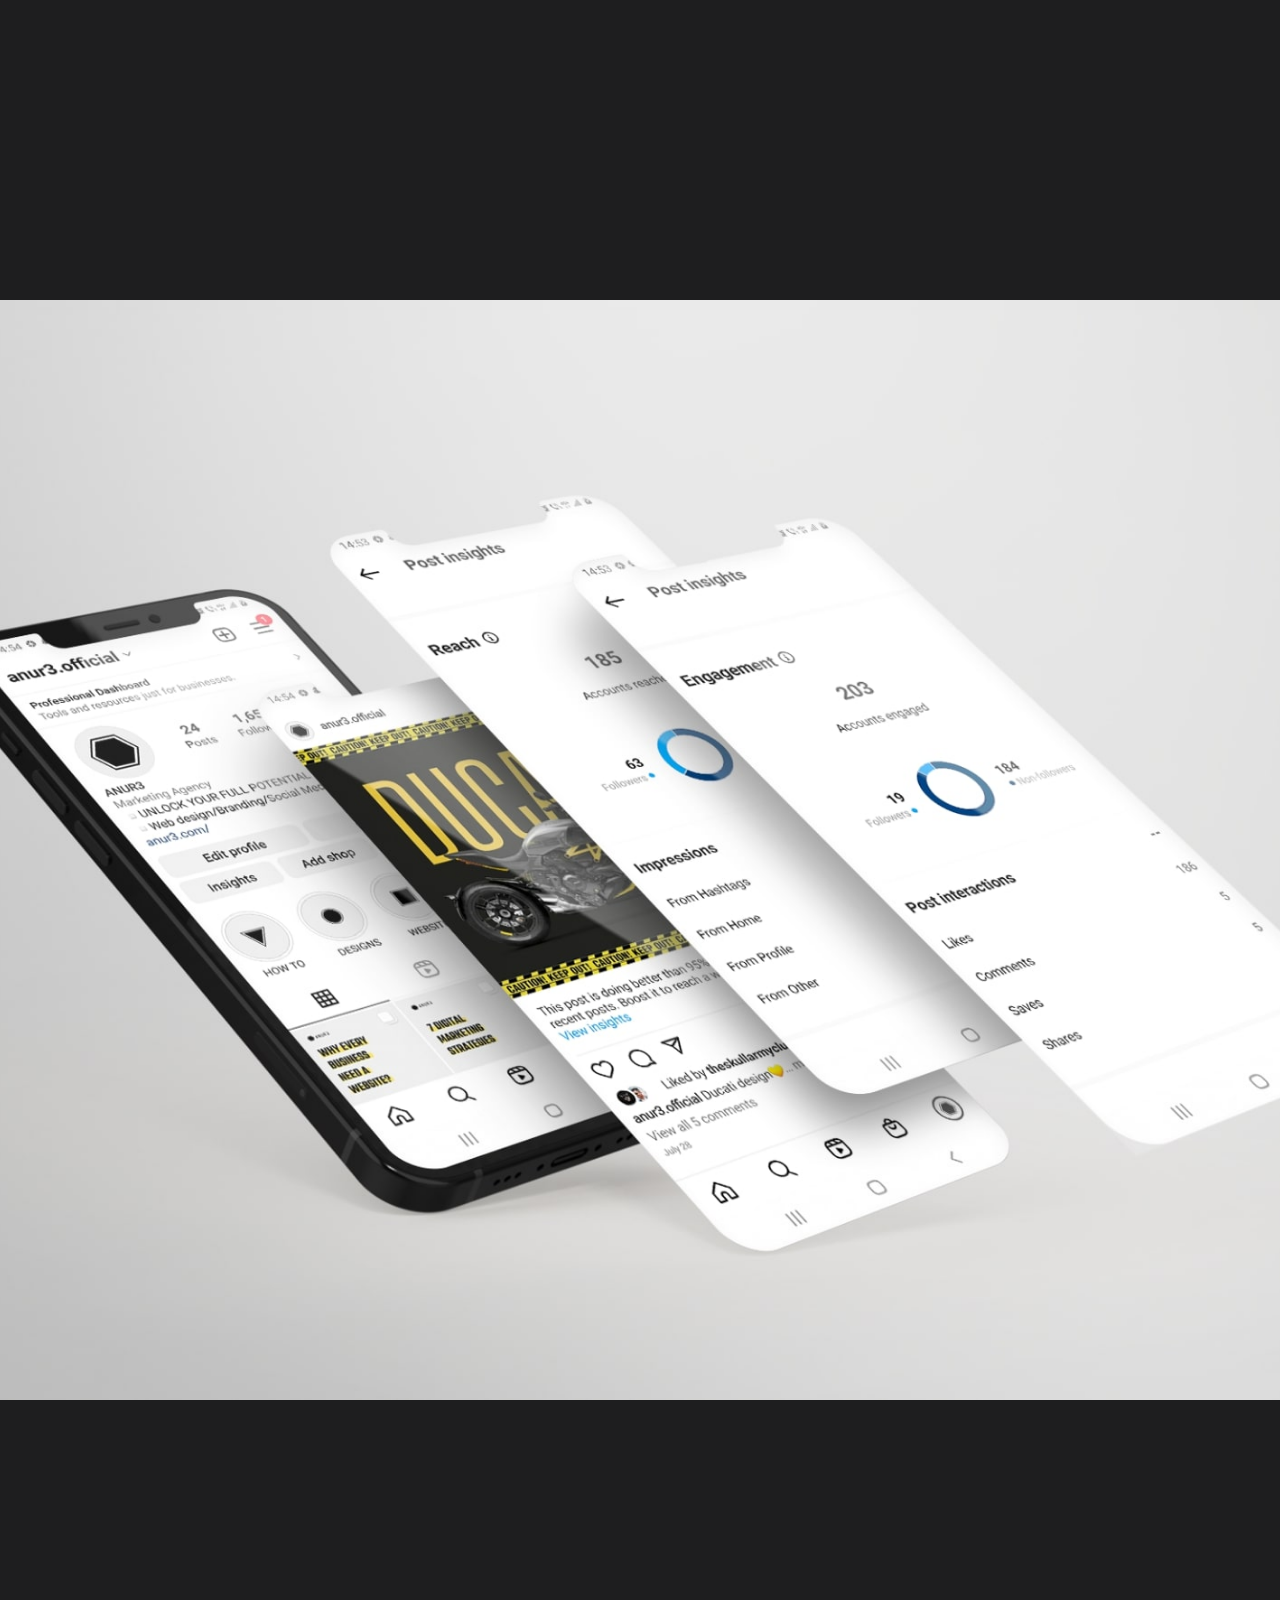
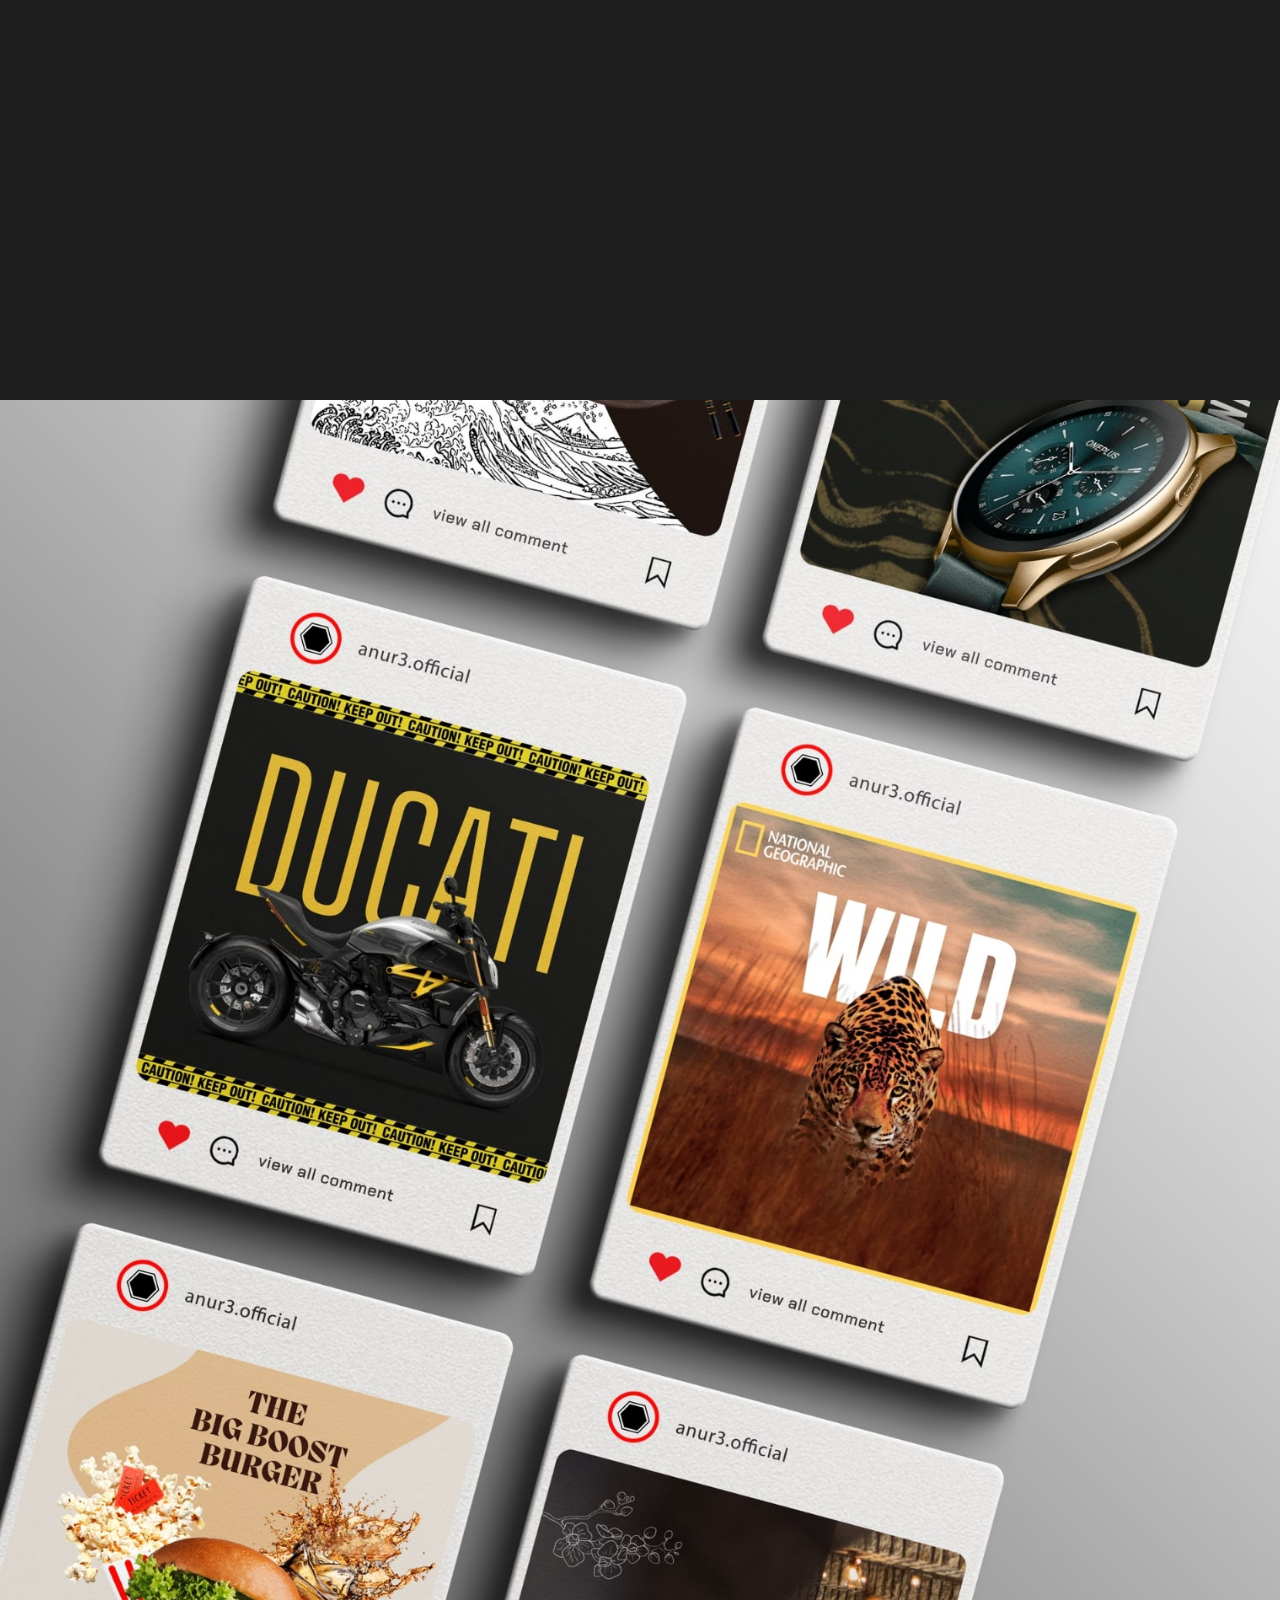
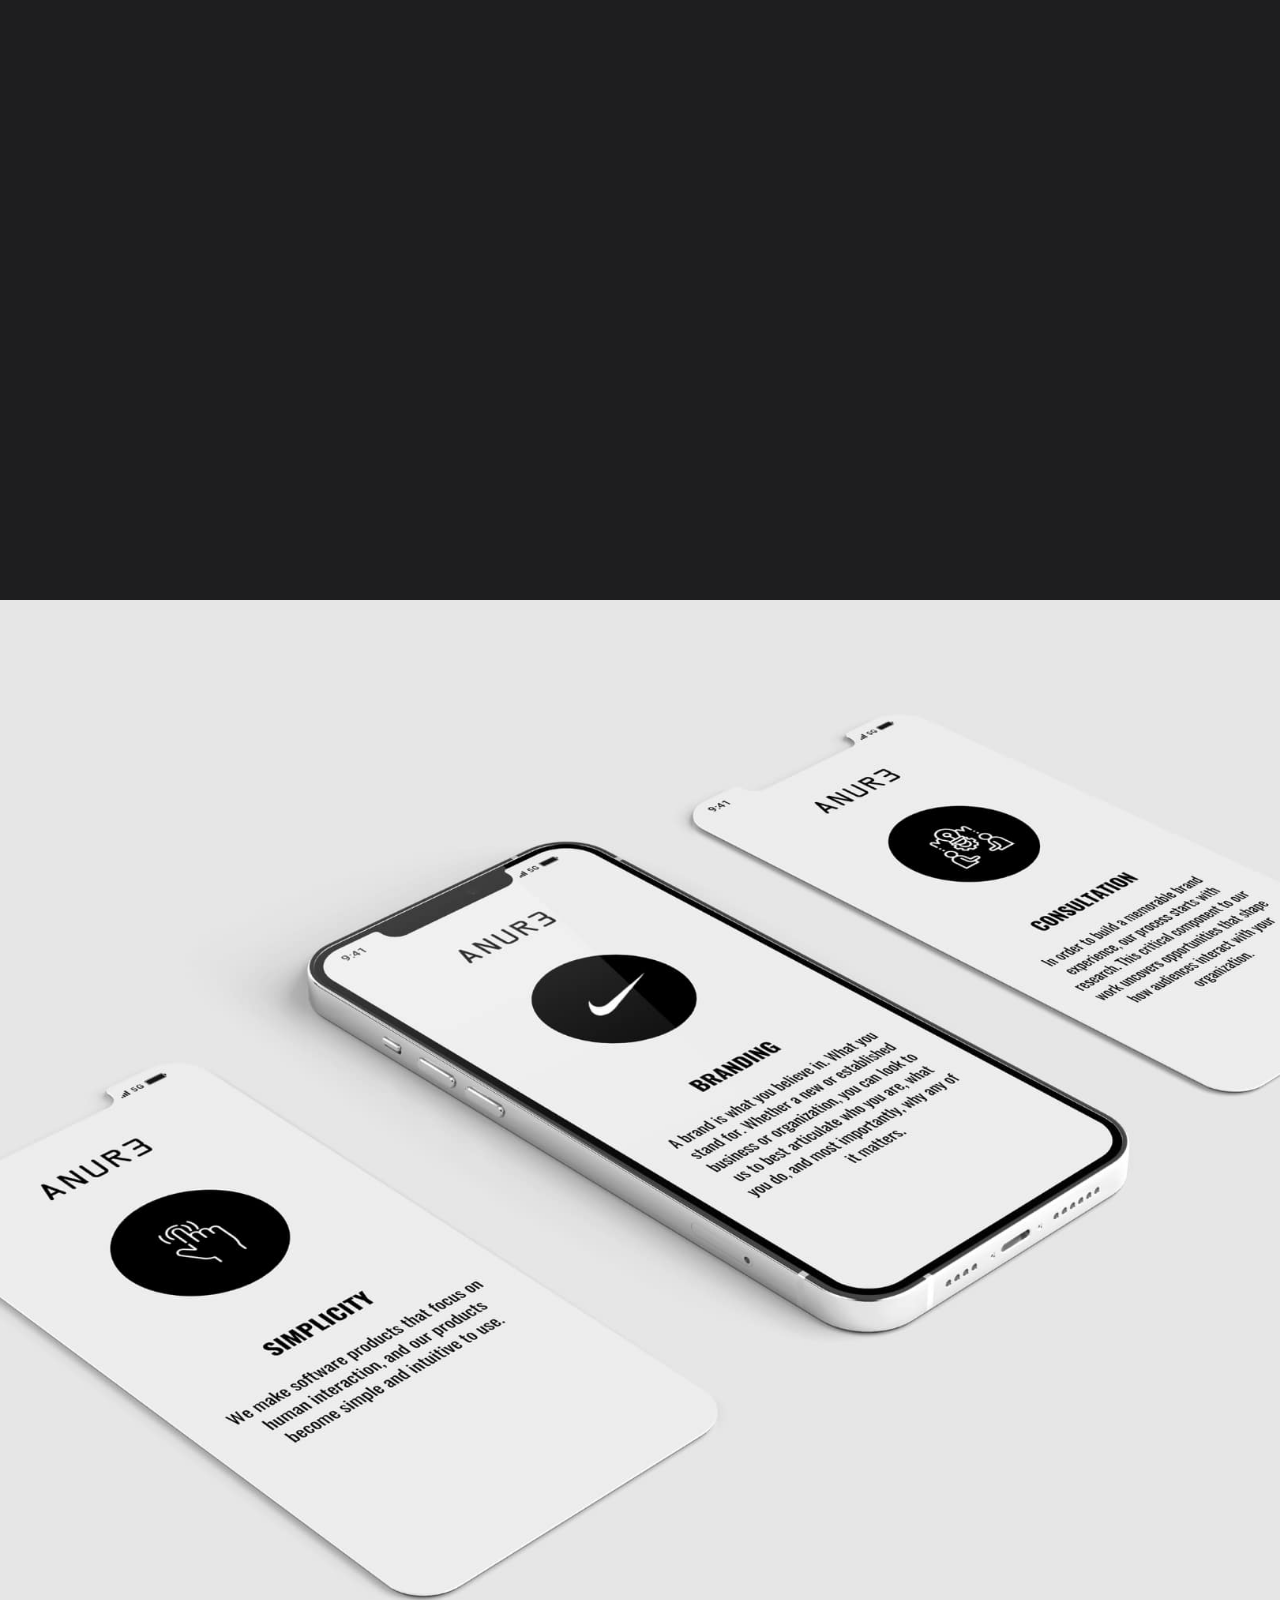
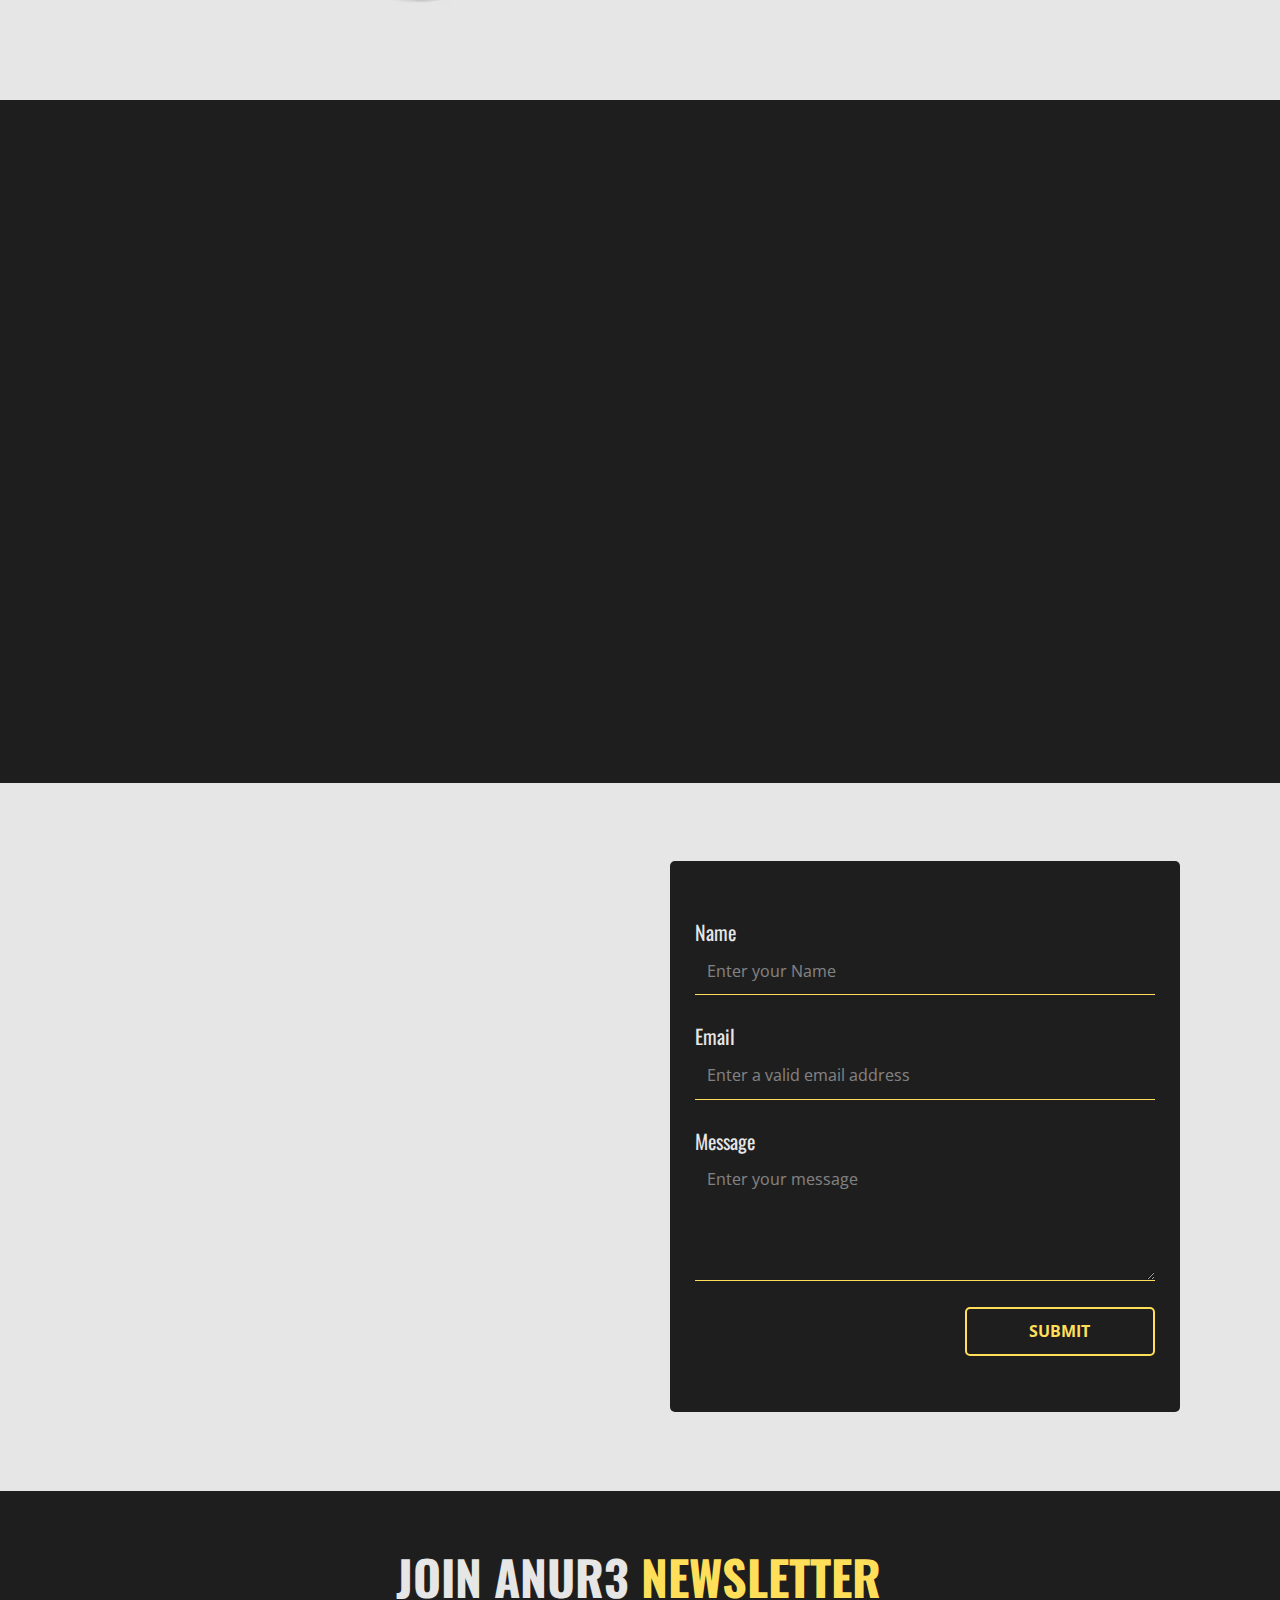
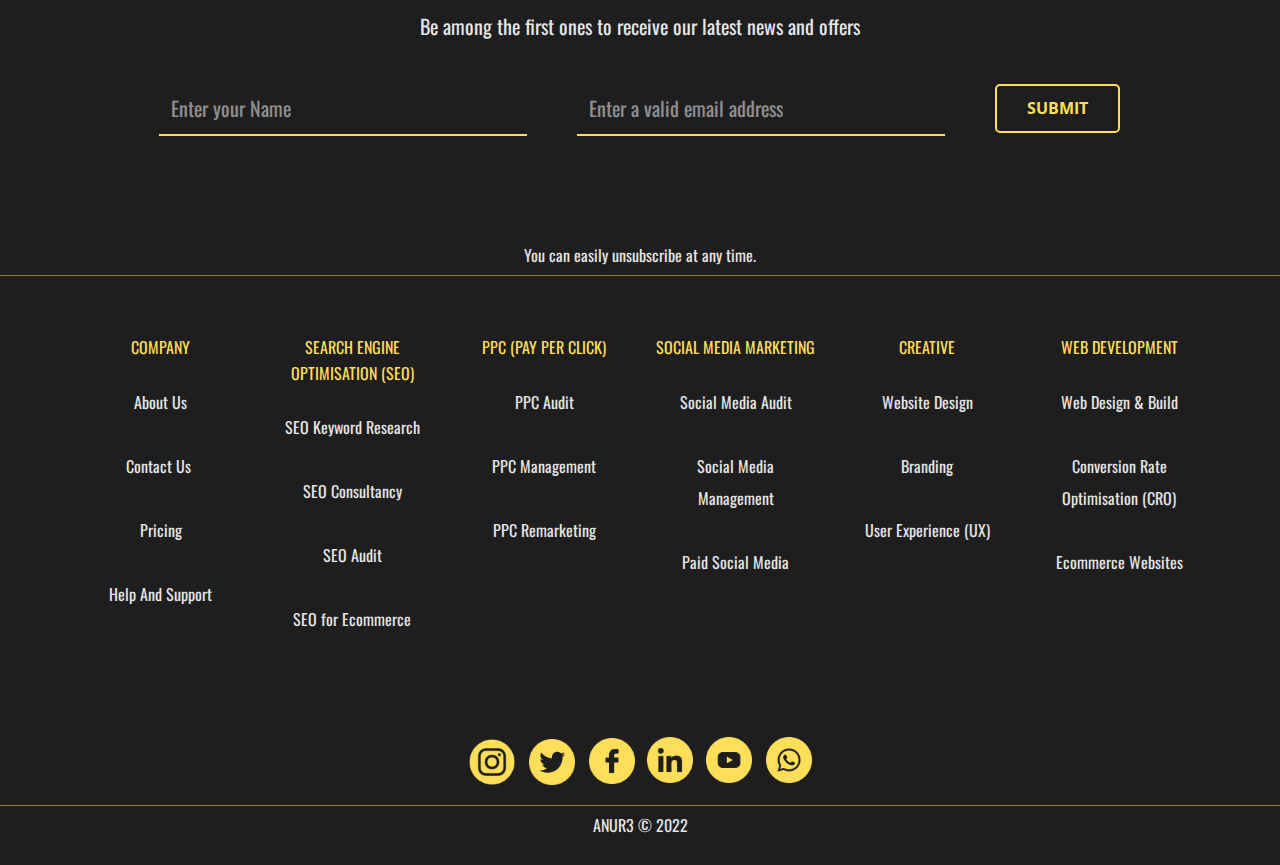
<file: Home.html>
<!DOCTYPE html>
<html style="font-size: 16px;" lang="en-RO"><head>
    <meta name="viewport" content="width=device-width, initial-scale=1.0">
    <meta charset="utf-8">
    <meta name="keywords" content="ANUR3, digital marketing agency, marketing, social media, website, web design, branding, instagram, facebook, ppc, seo, google ads, social media marketing, marketing agency, Romania, Bucuresti, marketing strategy, advertising agency, target marketing, marketing management, seo agency, brand marketing, e marketing, influencer">
    <meta name="description" content="We will help you unlock your full potential with our services such as creating modern optimized websites, SEO, PPC, branding strategy, and more. ">
    <meta property="og:title" content="ANUR3 - Digital Marketing Agency">
    <meta property="og:description" content="We will help you unlock your full potential with our services such as creating modern optimized websites, SEO, PPC, branding strategy, and more. ">
    <meta property="og:image" content="4.png">
    <meta property="og:url" content="www.anur3.com">
    <title>ANUR3 - Digital Marketing Agency</title>
    <link rel="stylesheet" href="nicepage.css" media="screen">
<link rel="stylesheet" href="Home.css" media="screen">
    <script class="u-script" type="text/javascript" src="jquery.js" "="" defer=""></script>
    <script class="u-script" type="text/javascript" src="nicepage.js" "="" defer=""></script>
    
    <link rel="icon" href="favicon.png">
    <link id="u-theme-google-font" rel="stylesheet" href="https://fonts.googleapis.com/css?family=Roboto:100,100i,300,300i,400,400i,500,500i,700,700i,900,900i|Open+Sans:300,300i,400,400i,500,500i,600,600i,700,700i,800,800i">
    <link id="u-page-google-font" rel="stylesheet" href="https://fonts.googleapis.com/css?family=Oswald:200,300,400,500,600,700">
    
    
    
    
    
    
    
    
    
    
    
    
    
    <script type="application/ld+json">{
		"@context": "http://schema.org",
		"@type": "Organization",
		"name": "WebSite2780458",
		"logo": "logo-24.png"
}</script>
    <meta name="theme-color" content="#478ac9">
    <meta property="og:type" content="website">
  <meta name="title" content="ANUR3 - Digital Marketing Agency">
<meta name="description" content="We will help you unlock your full potential with our services such as creating modern optimized websites, SEO, PPC, branding strategy, and more. ">
<meta name="keywords" content="ANUR3, digital marketing agency, marketing, social media, website, web design, branding, instagram, facebook, ppc, seo, google ads, social media marketing, marketing agency, Romania, Bucuresti, marketing strategy, advertising agency, target marketing, marketing management, seo agency, brand marketing, e marketing, influencer">
<meta name="robots" content="index, follow">
<meta http-equiv="Content-Type" content="text/html; charset=utf-8">
<meta name="language" content="English">
<meta name="revisit-after" content="3 days">
<meta name="author" content="ANUR3">
</head>
  <body class="u-body u-overlap u-xl-mode" data-lang="en"><header class="u-clearfix u-header u-header" id="sec-1b4d"><nav class="div1 u-align-right u-menu u-menu-hamburger u-menu-open-right u-offcanvas u-menu-1" data-responsive-from="XL">
        <div class="menu-collapse" style="font-size: 1.25rem; letter-spacing: 0px; font-weight: 500;">
          <a class="u-button-style u-custom-left-right-menu-spacing u-custom-padding-bottom u-custom-text-active-color u-custom-text-color u-custom-text-hover-color u-custom-top-bottom-menu-spacing u-file-icon u-nav-link u-text-active-palette-1-base u-text-custom-color-2 u-text-hover-palette-2-base u-file-icon-1" >
            <img src="168214-82b48969.png" alt="">
          </a>
        </div>
        <div class="u-custom-menu u-nav-container">
          <ul class="u-custom-font u-font-oswald u-nav u-spacing-30 u-unstyled u-nav-1"><li class="u-nav-item"><a class="u-border-2 u-border-active-grey-90 u-border-hover-grey-50 u-border-no-left u-border-no-right u-border-no-top u-button-style u-nav-link u-text-active-black u-text-grey-70 u-text-hover-black" href="Home.html" style="padding: 10px 2px;">Home</a>
</li><li class="u-nav-item"><a class="u-border-2 u-border-active-grey-90 u-border-hover-grey-50 u-border-no-left u-border-no-right u-border-no-top u-button-style u-nav-link u-text-active-black u-text-grey-70 u-text-hover-black" href="About-us.html" style="padding: 10px 2px;">About Us</a>
</li><li class="u-nav-item"><a class="u-border-2 u-border-active-grey-90 u-border-hover-grey-50 u-border-no-left u-border-no-right u-border-no-top u-button-style u-nav-link u-text-active-black u-text-grey-70 u-text-hover-black" href="Portfolio.html" style="padding: 10px 2px;">Portfolio</a>
</li><li class="u-nav-item"><a class="u-border-2 u-border-active-grey-90 u-border-hover-grey-50 u-border-no-left u-border-no-right u-border-no-top u-button-style u-nav-link u-text-active-black u-text-grey-70 u-text-hover-black" href="Services.html" style="padding: 10px 2px;">Services</a>
</li><li class="u-nav-item"><a class="u-border-2 u-border-active-grey-90 u-border-hover-grey-50 u-border-no-left u-border-no-right u-border-no-top u-button-style u-nav-link u-text-active-black u-text-grey-70 u-text-hover-black" href="Pricing.html" style="padding: 10px 2px;">Pricing</a>
</li><li class="u-nav-item"><a class="u-border-2 u-border-active-grey-90 u-border-hover-grey-50 u-border-no-left u-border-no-right u-border-no-top u-button-style u-nav-link u-text-active-black u-text-grey-70 u-text-hover-black" href="Home.html#sec-4b5c" data-page-id="2780469" style="padding: 10px 2px;">Contact Us</a>
</li></ul>
        </div>
        <div class="u-custom-menu u-nav-container-collapse">
          <div class="u-container-style u-custom-color-2 u-inner-container-layout u-sidenav u-sidenav-1" data-offcanvas-width="394.7293">
            <div class="u-inner-container-layout u-sidenav-overflow">
              <div class="u-menu-close u-menu-close-1"></div>
              <ul class="u-align-center u-custom-font u-font-oswald u-nav u-popupmenu-items u-spacing-20 u-text-active-custom-color-1 u-text-custom-color-3 u-text-hover-custom-color-1 u-unstyled u-nav-2"><li class="u-nav-item"><a class="u-button-style u-nav-link" href="Home.html">Home</a>
</li><li class="u-nav-item"><a class="u-button-style u-nav-link" href="About-us.html">About Us</a>
</li><li class="u-nav-item"><a class="u-button-style u-nav-link" href="Portfolio.html">Portfolio</a>
</li><li class="u-nav-item"><a class="u-button-style u-nav-link" href="Services.html">Services</a>
</li><li class="u-nav-item"><a class="u-button-style u-nav-link" href="Pricing.html">Pricing</a>
</li><li class="u-nav-item"><a class="u-button-style u-nav-link" href="Home.html#sec-4b5c" data-page-id="2780469">Contact Us</a>
</li></ul>
            </div>
          </div>
          <div class="u-black u-menu-overlay u-opacity u-opacity-0"></div>
        </div>
      </nav><div class="div2 u-container-style u-group u-shape-rectangle u-group-1">
        <div class="u-container-layout u-valign-middle">
          <a href="Home.html" data-page-id="2780469" class="u-align-left u-image u-logo u-opacity u-opacity-95 u-image-1" data-image-width="1920" data-image-height="1080" title="Home">
            <img src="logo-24.png" class="u-logo-image u-logo-image-1" alt="ANUR3 Logo">
          </a>
        </div>
      </div></header>
    <section class="u-clearfix u-custom-color-3 u-hidden-lg u-hidden-md u-hidden-xl u-section-1" id="sec-2ef5">
      <div class="u-clearfix u-sheet u-valign-middle-lg u-valign-middle-md u-valign-middle-xl u-sheet-1">
        <div class="u-clearfix u-expanded-width u-gutter-0 u-layout-wrap u-layout-wrap-1">
          <div class="u-layout" style="">
            <div class="u-layout-row" style="">
              <div class="u-align-left u-container-style u-layout-cell u-left-cell u-shape-rectangle u-size-23 u-size-xs-60 u-layout-cell-1" src="">
                <div class="u-container-layout u-valign-middle u-container-layout-1">
                  <div class="u-clearfix u-group-elements u-group-elements-1">
                    <div class="u-custom-color-1 u-shape u-shape-rectangle u-shape-1"></div>
                    <div class="u-custom-color-1 u-shape u-shape-rectangle u-shape-2"></div>
                    <div class="u-custom-color-1 u-shape u-shape-rectangle u-shape-3"></div>
                    <h1 class="u-custom-font u-font-oswald u-text u-text-custom-color-2 u-title u-text-1">UNLOCK YOUR​ FULL POTENTIAL.</h1>
                    <a href="Home.html#sec-dbda" data-page-id="2780469" class="u-border-none u-btn u-btn-round u-button-style u-custom-color-2 u-custom-font u-font-oswald u-hover-black u-radius-5 u-text-custom-color-3 u-text-hover-white u-btn-1">SCROLL DOWN</a>
                  </div>
                </div>
              </div>
              <div class="u-align-center u-container-style u-hidden-sm u-hidden-xs u-image u-layout-cell u-right-cell u-size-37 u-size-xs-60 u-image-1" src="" data-image-width="1080" data-image-height="1080">
                <div class="u-container-layout u-valign-middle u-container-layout-2" src=""></div>
              </div>
            </div>
          </div>
        </div>
      </div>
    </section>
    <section class="u-clearfix u-hidden-sm u-hidden-xs u-image u-section-2" id="carousel_fded" data-image-width="1191" data-image-height="864">
      <div class="u-clearfix u-sheet u-sheet-1"></div>
    </section>
    <section class="u-clearfix u-custom-color-2 u-section-3" id="sec-dbda">
      <div class="u-clearfix u-sheet u-valign-middle u-sheet-1">
        <div class="u-clearfix u-expanded-width u-gutter-0 u-layout-wrap u-layout-wrap-1">
          <div class="u-layout" style="">
            <div class="u-layout-row" style="">
              <div class="u-container-style u-layout-cell u-size-30 u-layout-cell-1">
                <div class="u-container-layout u-valign-middle-lg u-valign-middle-md u-valign-middle-sm u-valign-middle-xl u-container-layout-1">
                  <div class="u-container-style u-expanded-width-xs u-group u-shape-rectangle u-group-1" data-animation-name="customAnimationIn" data-animation-duration="1000">
                    <div class="u-container-layout u-container-layout-2">
                      <h1 class="u-custom-font u-font-oswald u-text u-text-1">
                        <span class="u-text-custom-color-3">More than a</span>
                        <span class="u-text-custom-color-1">marketing agency</span>
                      </h1>
                    </div>
                  </div>
                </div>
              </div>
              <div class="u-container-style u-layout-cell u-size-30 u-layout-cell-2">
                <div class="u-container-layout u-valign-middle-lg u-valign-middle-md u-valign-top-sm u-valign-top-xs u-container-layout-3">
                  <div class="u-container-style u-expanded-width-lg u-expanded-width-md u-expanded-width-xl u-group u-shape-rectangle u-group-2" data-animation-name="customAnimationIn" data-animation-duration="1000" data-animation-direction="">
                    <div class="u-container-layout">
                      <p class="u-custom-font u-font-oswald u-text u-text-custom-color-3 u-text-default-lg u-text-default-md u-text-default-sm u-text-default-xl u-text-2"> We will help you unlock your full potential with our services such as creating modern optimized websites, SEO, PPC, branding strategy, and more.</p>
                      <a href="About-us.html" data-page-id="2801589" class="u-border-2 u-border-custom-color-1 u-border-hover-custom-color-1 u-btn u-btn-round u-button-style u-custom-font u-font-oswald u-hover-custom-color-1 u-none u-radius-5 u-text-hover-custom-color-2 u-btn-1">Read More</a>
                    </div>
                  </div>
                </div>
              </div>
            </div>
          </div>
        </div>
      </div>
    </section>
    <section class="u-clearfix u-image u-section-4" id="sec-999c" data-image-width="1267" data-image-height="864"></section>
    <section class="u-clearfix u-custom-color-2 u-section-5" id="carousel_9f6d">
      <div class="u-clearfix u-sheet u-valign-middle u-sheet-1">
        <div class="u-clearfix u-expanded-width u-layout-wrap u-layout-wrap-1" data-animation-name="customAnimationIn" data-animation-duration="1000">
          <div class="u-layout" style="">
            <div class="u-layout-row" style="">
              <div class="u-container-style u-layout-cell u-size-30 u-layout-cell-1">
                <div class="u-container-layout u-valign-middle-lg u-valign-middle-md u-valign-middle-sm u-valign-middle-xl u-container-layout-1">
                  <div class="u-container-style u-expanded-width-xs u-group u-shape-rectangle u-group-1">
                    <div class="u-container-layout u-container-layout-2">
                      <h1 class="u-custom-font u-font-oswald u-text u-text-custom-color-3 u-text-1"> Reach <span class="u-text-custom-color-1">more clients</span> with our social media marketing services.
                      </h1>
                    </div>
                  </div>
                </div>
              </div>
              <div class="u-container-style u-layout-cell u-size-30 u-layout-cell-2">
                <div class="u-container-layout u-valign-middle-lg u-valign-middle-md u-valign-top-sm u-valign-top-xs u-container-layout-3">
                  <p class="u-custom-font u-font-oswald u-text u-text-custom-color-3 u-text-default-lg u-text-default-md u-text-default-sm u-text-default-xl u-text-2"> This way, your business will be present on Instagram, Facebook and many other platforms where you can attract more clients every minute.</p>
                  <a href="About-us.html" data-page-id="2801589" class="u-border-2 u-border-custom-color-1 u-border-hover-custom-color-1 u-btn u-btn-round u-button-style u-custom-font u-font-oswald u-hover-custom-color-1 u-none u-radius-5 u-text-hover-custom-color-2 u-btn-1">About us</a>
                </div>
              </div>
            </div>
          </div>
        </div>
      </div>
    </section>
    <section class="u-clearfix u-image u-section-6" id="sec-8223" data-image-width="1280" data-image-height="815"></section>
    <section class="u-clearfix u-custom-color-2 u-section-7" id="carousel_272b">
      <div class="u-clearfix u-sheet u-valign-middle u-sheet-1">
        <div class="u-clearfix u-expanded-width u-layout-wrap u-layout-wrap-1" data-animation-name="customAnimationIn" data-animation-duration="1000">
          <div class="u-layout" style="">
            <div class="u-layout-row" style="">
              <div class="u-container-style u-layout-cell u-size-30 u-layout-cell-1">
                <div class="u-container-layout u-valign-middle-lg u-valign-middle-md u-valign-middle-xl u-container-layout-1">
                  <div class="u-container-style u-expanded-width-xs u-group u-shape-rectangle u-group-1">
                    <div class="u-container-layout u-container-layout-2">
                      <h1 class="u-custom-font u-font-oswald u-text u-text-custom-color-3 u-text-1">
                        <span class="u-text-custom-color-1">What makes us different</span> is that we work very close with our clients.
                      </h1>
                    </div>
                  </div>
                </div>
              </div>
              <div class="u-container-style u-layout-cell u-size-30 u-layout-cell-2">
                <div class="u-container-layout u-valign-middle u-container-layout-3">
                  <p class="u-custom-font u-font-oswald u-text u-text-custom-color-3 u-text-default-lg u-text-default-md u-text-default-sm u-text-default-xl u-text-2"> Every detail is discussed beforehand, for us to be able to give you the best solution. After the first draft we discuss if any changes are needed and we get back to work right away.</p>
                </div>
              </div>
            </div>
          </div>
        </div>
      </div>
    </section>
    <section class="u-clearfix u-image u-section-8" id="carousel_5da0" data-image-width="1165" data-image-height="864"></section>
    <section class="u-clearfix u-custom-color-2 u-section-9" id="carousel_ecea">
      <div class="u-clearfix u-sheet u-valign-middle u-sheet-1">
        <div class="u-clearfix u-expanded-width u-layout-wrap u-layout-wrap-1" data-animation-name="customAnimationIn" data-animation-duration="1000">
          <div class="u-layout" style="">
            <div class="u-layout-row" style="">
              <div class="u-container-style u-layout-cell u-size-30 u-layout-cell-1">
                <div class="u-container-layout u-valign-middle u-container-layout-1">
                  <div class="u-container-style u-group u-shape-rectangle u-group-1">
                    <div class="u-container-layout u-container-layout-2">
                      <h1 class="u-custom-font u-font-oswald u-text u-text-custom-color-3 u-text-1"> We want you to have <span class="u-text-custom-color-1">the best services</span> for <span class="u-text-custom-color-1">the best prices.</span>
                      </h1>
                    </div>
                  </div>
                </div>
              </div>
              <div class="u-container-style u-layout-cell u-size-30 u-layout-cell-2">
                <div class="u-container-layout u-valign-bottom-sm u-valign-bottom-xs u-valign-middle-lg u-valign-middle-md u-container-layout-3">
                  <p class="u-custom-font u-font-oswald u-text u-text-custom-color-3 u-text-default-lg u-text-default-md u-text-default-sm u-text-default-xl u-text-2"> That way, we created some advantageous packages, so you can have your own marketing team for the price of a single employee.<br>
                    <br>Each business is different. That's why you can add any services you fell are needed to any package.<br>
                  </p>
                  <a href="Pricing.html" data-page-id="2806300" class="u-border-2 u-border-custom-color-1 u-border-hover-custom-color-1 u-btn u-btn-round u-button-style u-custom-font u-font-oswald u-hover-custom-color-1 u-none u-radius-5 u-text-hover-custom-color-2 u-btn-1">See Pricing</a>
                </div>
              </div>
            </div>
          </div>
        </div>
      </div>
    </section>
    <section class="u-clearfix u-image u-section-10" id="carousel_9722" data-image-width="1488" data-image-height="1080"></section>
    <section class="u-clearfix u-custom-color-2 u-section-11" id="carousel_3fff">
      <div class="u-clearfix u-sheet u-valign-middle u-sheet-1">
        <div class="u-clearfix u-expanded-width u-layout-wrap u-layout-wrap-1" data-animation-name="customAnimationIn" data-animation-duration="1000">
          <div class="u-layout" style="">
            <div class="u-layout-row" style="">
              <div class="u-container-style u-layout-cell u-size-16 u-layout-cell-1">
                <div class="u-container-layout u-container-layout-1">
                  <div class="u-container-style u-group u-shape-rectangle u-group-1">
                    <div class="u-container-layout u-container-layout-2">
                      <h1 class="u-custom-font u-font-oswald u-text u-text-custom-color-3 u-text-1"> Frequently Asked <span class="u-text-custom-color-1">Questions</span>
                      </h1>
                    </div>
                  </div>
                  <p class="u-custom-font u-font-oswald u-text u-text-2">
                    <span class="u-text-custom-color-3">More questions? Reach out to our</span>
                    <a href="Home.html#sec-4b5c" data-page-id="2780469" class="JsGRdQ u-active-none u-border-none u-btn u-button-style u-hover-none u-none u-text-palette-1-base u-btn-1">
                      <span class="u-text-custom-color-1">support team</span>
                    </a>.<br>
                  </p>
                </div>
              </div>
              <div class="u-container-style u-layout-cell u-size-44 u-layout-cell-2">
                <div class="u-container-layout u-valign-top-lg u-valign-top-xl u-container-layout-3">
                  <div class="u-accordion u-faq u-spacing-20 u-accordion-1">
                    <div class="u-accordion-item">
                      <a class="active u-accordion-link u-border-1 u-border-active-custom-color-1 u-border-custom-color-1 u-border-hover-custom-color-1 u-border-no-left u-border-no-right u-border-no-top u-button-style u-custom-font u-font-oswald u-text-active-custom-color-1 u-text-custom-color-3 u-text-hover-custom-color-1 u-accordion-link-1" id="link-accordion-6327" aria-controls="accordion-6327" aria-selected="true">
                        <span class="u-accordion-link-text"> WHERE DO I START WITH DIGITAL MARKETING?</span><span class="u-accordion-link-icon u-icon u-text-custom-color-3 u-text-hover-custom-color-1 u-icon-1"><svg class="u-svg-link" preserveAspectRatio="xMidYMin slice" viewBox="0 0 16 16" style=""><use xmlns:xlink="http://www.w3.org/1999/xlink" xlink:href="#svg-d817"></use></svg><svg class="u-svg-content" viewBox="0 0 16 16" x="0px" y="0px" id="svg-d817" style=""><path d="M8,10.7L1.6,5.3c-0.4-0.4-1-0.4-1.3,0c-0.4,0.4-0.4,0.9,0,1.3l7.2,6.1c0.1,0.1,0.4,0.2,0.6,0.2s0.4-0.1,0.6-0.2l7.1-6
	c0.4-0.4,0.4-0.9,0-1.3c-0.4-0.4-1-0.4-1.3,0L8,10.7z"></path></svg></span>
                      </a>
                      <div class="u-accordion-active u-accordion-pane u-container-style u-accordion-pane-1" id="accordion-6327" aria-labelledby="link-accordion-6327">
                        <div class="u-container-layout u-container-layout-4">
                          <div class="fr-view u-clearfix u-rich-text u-text">
                            <p id="isPasted">The Digital Marketing process was created with the express objective of generating marketing and services that offer ROI, successfully boosted leads, conversions, and so on.</p>
                            <p>To establish whether or not an improvement has been made, an audit is necessary as a baseline to assess your existing digital marketing channel performance that you wish to enhance.</p>
                          </div>
                        </div>
                      </div>
                    </div>
                    <div class="u-accordion-item">
                      <a class="u-accordion-link u-border-1 u-border-active-custom-color-1 u-border-custom-color-1 u-border-hover-custom-color-1 u-border-no-left u-border-no-right u-border-no-top u-button-style u-custom-font u-font-oswald u-text-active-custom-color-1 u-text-custom-color-3 u-text-hover-custom-color-1 u-accordion-link-2" id="link-accordion-4aab" aria-controls="accordion-4aab" aria-selected="false">
                        <span class="u-accordion-link-text"> WHAT TYPES OF DIGITAL MARKETING ARE AVAILABLE?</span><span class="u-accordion-link-icon u-icon u-text-custom-color-3 u-text-hover-custom-color-1 u-icon-2"><svg class="u-svg-link" preserveAspectRatio="xMidYMin slice" viewBox="0 0 16 16" style=""><use xmlns:xlink="http://www.w3.org/1999/xlink" xlink:href="#svg-22ad"></use></svg><svg class="u-svg-content" viewBox="0 0 16 16" x="0px" y="0px" id="svg-22ad" style=""><path d="M8,10.7L1.6,5.3c-0.4-0.4-1-0.4-1.3,0c-0.4,0.4-0.4,0.9,0,1.3l7.2,6.1c0.1,0.1,0.4,0.2,0.6,0.2s0.4-0.1,0.6-0.2l7.1-6
	c0.4-0.4,0.4-0.9,0-1.3c-0.4-0.4-1-0.4-1.3,0L8,10.7z"></path></svg></span>
                      </a>
                      <div class="u-accordion-pane u-container-style u-accordion-pane-2" id="accordion-4aab" aria-labelledby="link-accordion-4aab">
                        <div class="u-container-layout u-container-layout-5">
                          <div class="fr-view u-clearfix u-rich-text u-text">
                            <p>Performance marketing spans across the entire digital spectrum, from <span class="u-text-custom-color-1">PPC</span> (Pay Per Click) and <span class="u-text-custom-color-1">SEO</span> (Search Engine Optimization), to <span class="u-text-custom-color-1">Web Design</span> and <span class="u-text-custom-color-1">Web Development</span> of your brands website and <span class="u-text-custom-color-1">social media marketing</span>.&nbsp;
                            </p>
                          </div>
                        </div>
                      </div>
                    </div>
                    <div class="u-accordion-item">
                      <a class="u-accordion-link u-border-1 u-border-active-custom-color-1 u-border-custom-color-1 u-border-hover-custom-color-1 u-border-no-left u-border-no-right u-border-no-top u-button-style u-custom-font u-font-oswald u-text-active-custom-color-1 u-text-custom-color-3 u-text-hover-custom-color-1 u-accordion-link-3" id="link-accordion-eb1f" aria-controls="accordion-eb1f" aria-selected="false">
                        <span class="u-accordion-link-text"> IS THERE A MINIMUM COMMITMENT BUDGET REQUIRED?</span><span class="u-accordion-link-icon u-icon u-text-custom-color-3 u-text-hover-custom-color-1 u-icon-3"><svg class="u-svg-link" preserveAspectRatio="xMidYMin slice" viewBox="0 0 16 16" style=""><use xmlns:xlink="http://www.w3.org/1999/xlink" xlink:href="#svg-471b"></use></svg><svg class="u-svg-content" viewBox="0 0 16 16" x="0px" y="0px" id="svg-471b" style=""><path d="M8,10.7L1.6,5.3c-0.4-0.4-1-0.4-1.3,0c-0.4,0.4-0.4,0.9,0,1.3l7.2,6.1c0.1,0.1,0.4,0.2,0.6,0.2s0.4-0.1,0.6-0.2l7.1-6
	c0.4-0.4,0.4-0.9,0-1.3c-0.4-0.4-1-0.4-1.3,0L8,10.7z"></path></svg></span>
                      </a>
                      <div class="u-accordion-pane u-container-style u-accordion-pane-3" id="accordion-eb1f" aria-labelledby="link-accordion-eb1f">
                        <div class="u-container-layout u-container-layout-6">
                          <div class="fr-view u-clearfix u-rich-text u-text">
                            <p>We do not believe in forcing our clients to make frequent investments. They can select either our marketing plans or individual services.</p>
                          </div>
                        </div>
                      </div>
                    </div>
                    <div class="u-accordion-item">
                      <a class="u-accordion-link u-border-1 u-border-active-custom-color-1 u-border-custom-color-1 u-border-hover-custom-color-1 u-border-no-left u-border-no-right u-border-no-top u-button-style u-custom-font u-font-oswald u-text-active-custom-color-1 u-text-custom-color-3 u-text-hover-custom-color-1 u-accordion-link-4" id="link-83df" aria-controls="83df" aria-selected="false">
                        <span class="u-accordion-link-text"> WILL I RECEIVE ON-GOING SUPPORT FROM ANUR3?</span><span class="u-accordion-link-icon u-icon u-text-custom-color-3 u-text-hover-custom-color-1 u-icon-4"><svg class="u-svg-link" preserveAspectRatio="xMidYMin slice" viewBox="0 0 16 16" style=""><use xmlns:xlink="http://www.w3.org/1999/xlink" xlink:href="#svg-5536"></use></svg><svg class="u-svg-content" viewBox="0 0 16 16" x="0px" y="0px" id="svg-5536"><path d="M8,10.7L1.6,5.3c-0.4-0.4-1-0.4-1.3,0c-0.4,0.4-0.4,0.9,0,1.3l7.2,6.1c0.1,0.1,0.4,0.2,0.6,0.2s0.4-0.1,0.6-0.2l7.1-6
	c0.4-0.4,0.4-0.9,0-1.3c-0.4-0.4-1-0.4-1.3,0L8,10.7z"></path></svg></span>
                      </a>
                      <div class="u-accordion-pane u-container-style u-accordion-pane-4" id="83df" aria-labelledby="link-83df">
                        <div class="u-container-layout u-container-layout-7">
                          <div class="fr-view u-clearfix u-rich-text u-text">
                            <p>We provide ongoing assistance regardless of the plan our clients select.</p>
                          </div>
                        </div>
                      </div>
                    </div>
                  </div>
                </div>
              </div>
            </div>
          </div>
        </div>
      </div>
    </section>
    <section class="u-clearfix u-custom-color-3 u-section-12" id="sec-4b5c">
      <div class="u-clearfix u-sheet u-valign-middle-xl u-valign-top-lg u-sheet-1">
        <div class="u-clearfix u-expanded-width u-layout-wrap u-layout-wrap-1">
          <div class="u-layout">
            <div class="u-layout-row">
              <div class="u-container-style u-layout-cell u-size-30-xl u-size-60-lg u-size-60-md u-size-60-sm u-size-60-xs u-layout-cell-1" data-animation-name="customAnimationIn" data-animation-duration="1000" data-animation-direction="">
                <div class="u-container-layout u-container-layout-1">
                  <div class="u-container-style u-group u-shape-rectangle u-group-1">
                    <div class="u-container-layout u-container-layout-2">
                      <div class="u-custom-color-1 u-shape u-shape-rectangle u-shape-1"></div>
                      <div class="u-custom-color-1 u-shape u-shape-rectangle u-shape-2"></div>
                      <div class="u-custom-color-1 u-shape u-shape-rectangle u-shape-3"></div>
                      <div class="u-custom-color-1 u-shape u-shape-rectangle u-shape-4"></div>
                      <h1 class="u-custom-font u-font-oswald u-text u-text-custom-color-2 u-title u-text-1"> SIMPLY SUBMIT THE FORM &amp; WE'LL GET BACK TO YOU SHORTLY.</h1>
                    </div>
                  </div>
                </div>
              </div>
              <div class="u-container-style u-layout-cell u-size-30-xl u-size-60-lg u-size-60-md u-size-60-sm u-size-60-xs u-layout-cell-2">
                <div class="u-container-layout u-valign-bottom-lg u-valign-middle-xl u-valign-top-md u-valign-top-sm u-valign-top-xs u-container-layout-3">
                  <div class="div3 u-custom-color-2 u-form u-radius-5 u-form-1">
                    <form action="https://formsubmit.co/office@anur3.com" method="POST" class="u-clearfix u-form-custom-backend u-form-spacing-25 u-form-vertical u-inner-form" source="custom" name="form" style="padding: 25px;" redirect="true">
                      <div class="u-form-group u-form-name">
                        <label for="name-ce07" class="u-custom-font u-font-oswald u-label u-text-custom-color-3 u-label-1">Name</label>
                        <input type="text" placeholder="Enter your Name" id="name-ce07" name="name" class="u-border-1 u-border-custom-color-1 u-border-no-left u-border-no-right u-border-no-top u-custom-font u-input u-input-rectangle u-text-custom-color-3 u-text-font" required="">
                      </div>
                      <div class="u-form-email u-form-group">
                        <label for="email-ce07" class="u-custom-font u-font-oswald u-label u-text-custom-color-3 u-label-2">Email</label>
                        <input type="email" placeholder="Enter a valid email address" id="email-ce07" name="email" class="u-border-1 u-border-custom-color-1 u-border-no-left u-border-no-right u-border-no-top u-custom-font u-input u-input-rectangle u-text-custom-color-3 u-text-font" required="">
                      </div>
                      <div class="u-form-group u-form-message">
                        <label for="message-ce07" class="u-custom-font u-font-oswald u-label u-text-custom-color-3 u-label-3">Message</label>
                        <textarea placeholder="Enter your message" rows="4" cols="50" id="message-ce07" name="message" class="u-border-1 u-border-custom-color-1 u-border-no-left u-border-no-right u-border-no-top u-custom-font u-input u-input-rectangle u-text-custom-color-3 u-text-font" required=""></textarea>
                      </div>
                      <div class="u-align-right u-form-group u-form-submit">
                        <a href="#" class="u-border-2 u-border-custom-color-1 u-border-hover-custom-color-1 u-btn u-btn-round u-btn-submit u-button-style u-hover-custom-color-1 u-none u-radius-5 u-text-custom-color-1 u-text-hover-custom-color-2 u-btn-1">Submit</a>
                        <input type="submit" value="submit" class="u-form-control-hidden">
                      </div>
                      <div class="u-form-send-message u-form-send-success"> Thank you! Your message has been sent. </div>
                      <div class="u-form-send-error u-form-send-message"> Unable to send your message. Please fix errors then try again. </div>
                      <input type="hidden" value="" name="recaptchaResponse">
                    </form>
                  </div>
                </div>
              </div>
            </div>
          </div>
        </div>
      </div>
    </section>
    
    
    <footer class="u-align-center u-clearfix u-custom-color-2 u-footer u-footer" id="sec-2646"><h1 class="u-custom-font u-font-oswald u-text u-text-custom-color-3 u-text-default-lg u-text-default-xl u-text-1">
        <span class="u-text-custom-color-3">Join&nbsp;</span>ANUR3 <span class="u-text-custom-color-1">newsletter</span>
      </h1><h1 class="u-custom-font u-font-oswald u-text u-text-custom-color-3 u-text-default-lg u-text-default-md u-text-default-sm u-text-default-xl u-text-2"> Be among the first ones to receive our latest news and offers</h1><div class="u-align-center-xs u-form u-form-1">
        <form action="https://formsubmit.co/office@anur3.com" method="POST" class="u-clearfix u-form-custom-backend u-form-horizontal u-form-spacing-50 u-inner-form" source="custom" name="form-1" style="padding: 0px;" redirect="true">
          <div class="u-form-group u-form-name u-label-none">
            <label for="name-414b" class="u-custom-font u-font-oswald u-label u-label-1">Name</label>
            <input type="text" placeholder="Enter your Name" id="name-414b" name="name" class="u-border-2 u-border-custom-color-1 u-border-no-left u-border-no-right u-border-no-top u-custom-font u-font-oswald u-input u-input-rectangle u-input-1" required="">
          </div>
          <div class="u-form-email u-form-group u-label-none">
            <label for="email-414b" class="u-custom-font u-font-oswald u-label u-label-2">Email</label>
            <input type="email" placeholder="Enter a valid email address" id="email-414b" name="email" class="u-border-2 u-border-custom-color-1 u-border-no-left u-border-no-right u-border-no-top u-custom-font u-font-oswald u-input u-input-rectangle u-input-2" required="">
          </div>
          <div class="u-align-left-xs u-form-group u-form-submit u-label-none">
            <input type="submit" value="submit" class="u-form-control-hidden">
            <a href="#" class="u-border-2 u-border-custom-color-1 u-border-hover-custom-color-1 u-btn u-btn-round u-btn-submit u-button-style u-hover-custom-color-1 u-none u-radius-5 u-text-custom-color-1 u-text-hover-custom-color-2 u-btn-1">Submit</a>
          </div>
          <div class="u-form-send-message u-form-send-success"> Thank you! Your message has been sent. </div>
          <div class="u-form-send-error u-form-send-message"> Unable to send your message. Please fix errors then try again. </div>
          <input type="hidden" value="" name="recaptchaResponse">
        </form>
      </div><h1 class="u-custom-font u-font-oswald u-text u-text-custom-color-3 u-text-default-lg u-text-default-md u-text-default-xl u-text-3"> You can easily unsubscribe at any time.</h1><div class="u-border-1 u-border-custom-color-1 u-expanded-width-xs u-line u-line-horizontal u-opacity u-opacity-50 u-line-1"></div><div class="u-list u-list-1">
        <div class="u-repeater u-repeater-1">
          <div class="u-align-center u-container-style u-list-item u-repeater-item">
            <div class="u-container-layout u-similar-container u-container-layout-1">
              <p class="u-custom-font u-font-oswald u-text u-text-custom-color-1 u-text-4">Company <br>
              </p>
              <p class="u-custom-font u-font-oswald u-text u-text-5">
                <a href="About-us.html" data-page-id="2801589" class="u-active-none u-border-none u-btn u-button-link u-button-style u-hover-none u-none u-text-active-custom-color-1 u-text-custom-color-3 u-text-hover-custom-color-1 u-btn-2"> About Us</a>
                <br>
                <br>
                <a href="Home.html#sec-4b5c" data-page-id="2780469" class="u-active-none u-border-none u-btn u-button-link u-button-style u-hover-none u-none u-text-active-custom-color-1 u-text-custom-color-3 u-text-hover-custom-color-1 u-btn-3">Contact Us&nbsp;<br>
                </a>
                <br>
                <a href="Pricing.html" data-page-id="2806300" class="u-active-none u-border-none u-btn u-button-link u-button-style u-hover-none u-none u-text-active-custom-color-1 u-text-custom-color-3 u-text-hover-custom-color-1 u-btn-4">Pricing<br>
                </a>
                <br>
                <a href="Home.html#sec-4b5c" data-page-id="2780469" class="u-active-none u-border-none u-btn u-button-link u-button-style u-hover-none u-none u-text-active-custom-color-1 u-text-custom-color-3 u-text-hover-custom-color-1 u-btn-5">Help And Support</a>
                <br>
                <br>
                <br>
              </p>
            </div>
          </div>
          <div class="u-align-center u-container-style u-list-item u-repeater-item">
            <div class="u-container-layout u-similar-container u-container-layout-2">
              <p class="u-custom-font u-font-oswald u-text u-text-custom-color-1 u-text-6"> SEARCH ENGINE OPTIMISATION (SEO)</p>
              <p class="u-custom-font u-font-oswald u-text u-text-7">
                <a href="Services.html#carousel_272b" data-page-id="2813768" class="u-active-none u-border-none u-btn u-button-link u-button-style u-hover-none u-none u-text-active-custom-color-1 u-text-custom-color-3 u-text-hover-custom-color-1 u-btn-6"> SEO Keyword Research</a>
                <br>
                <br>
                <a href="Services.html#carousel_272b" data-page-id="2813768" class="u-active-none u-border-none u-btn u-button-link u-button-style u-hover-none u-none u-text-active-custom-color-1 u-text-custom-color-3 u-text-hover-custom-color-1 u-btn-7">SEO Consultancy<br>
                </a>
                <br>
                <a href="Services.html#carousel_272b" data-page-id="2813768" class="u-active-none u-border-none u-btn u-button-link u-button-style u-hover-none u-none u-text-active-custom-color-1 u-text-custom-color-3 u-text-hover-custom-color-1 u-btn-8">SEO Audit<br>
                </a>
                <br>
                <a href="Services.html#carousel_272b" data-page-id="2813768" class="u-active-none u-border-none u-btn u-button-link u-button-style u-hover-none u-none u-text-active-custom-color-1 u-text-custom-color-3 u-text-hover-custom-color-1 u-btn-9">SEO for Ecommerce</a>
                <br>
                <br>
                <br>
              </p>
            </div>
          </div>
          <div class="u-align-center u-container-style u-list-item u-repeater-item">
            <div class="u-container-layout u-similar-container u-container-layout-3">
              <p class="u-custom-font u-font-oswald u-text u-text-custom-color-1 u-text-8"> PPC (PAY PER CLICK)</p>
              <p class="u-custom-font u-font-oswald u-text u-text-9">
                <a href="Services.html#carousel_f987" data-page-id="2813768" class="u-active-none u-border-none u-btn u-button-link u-button-style u-hover-none u-none u-text-active-custom-color-1 u-text-custom-color-3 u-text-hover-custom-color-1 u-btn-10"> PPC Audit</a>
                <br>
                <br>
                <a href="Services.html#carousel_f987" data-page-id="2813768" class="u-active-none u-border-none u-btn u-button-link u-button-style u-hover-none u-none u-text-active-custom-color-1 u-text-custom-color-3 u-text-hover-custom-color-1 u-btn-11">PPC Management<br>
                </a>
                <br>
                <a href="Services.html#carousel_f987" data-page-id="2813768" class="u-active-none u-border-none u-btn u-button-link u-button-style u-hover-none u-none u-text-active-custom-color-1 u-text-custom-color-3 u-text-hover-custom-color-1 u-btn-12">PPC Remarketing</a>
                <br>
                <br>
                <br>
              </p>
            </div>
          </div>
          <div class="u-align-center u-container-style u-list-item u-repeater-item">
            <div class="u-container-layout u-similar-container u-container-layout-4">
              <p class="u-custom-font u-font-oswald u-text u-text-custom-color-1 u-text-10"> SOCIAL MEDIA MARKETING</p>
              <p class="u-custom-font u-font-oswald u-text u-text-11">
                <a href="Services.html#carousel_0e64" data-page-id="2813768" class="u-active-none u-border-none u-btn u-button-link u-button-style u-hover-none u-none u-text-active-custom-color-1 u-text-custom-color-3 u-text-hover-custom-color-1 u-btn-13"> Social Media Audit</a>
                <br>
                <br>
                <a href="Services.html#carousel_0e64" data-page-id="2813768" class="u-active-none u-border-none u-btn u-button-link u-button-style u-hover-none u-none u-text-active-custom-color-1 u-text-custom-color-3 u-text-hover-custom-color-1 u-btn-14">Social Media Management<br>
                </a>
                <br>
                <a href="Services.html#carousel_0e64" data-page-id="2813768" class="u-active-none u-border-none u-btn u-button-link u-button-style u-hover-none u-none u-text-active-custom-color-1 u-text-custom-color-3 u-text-hover-custom-color-1 u-btn-15">Paid Social Media</a>
                <br>
                <br>
                <br>
              </p>
            </div>
          </div>
          <div class="u-align-center u-container-style u-list-item u-repeater-item">
            <div class="u-container-layout u-similar-container u-container-layout-5">
              <p class="u-custom-font u-font-oswald u-text u-text-custom-color-1 u-text-12"> CREATIVE</p>
              <p class="u-custom-font u-font-oswald u-text u-text-13">
                <a href="Services.html#carousel_1069" data-page-id="2813768" class="u-active-none u-border-none u-btn u-button-link u-button-style u-hover-none u-none u-text-active-custom-color-1 u-text-custom-color-3 u-text-hover-custom-color-1 u-btn-16"> Website Design</a>
                <br>
                <br>
                <a href="Services.html#carousel_1069" data-page-id="2813768" class="u-active-none u-border-none u-btn u-button-link u-button-style u-hover-none u-none u-text-active-custom-color-1 u-text-custom-color-3 u-text-hover-custom-color-1 u-btn-17">Branding<br>
                </a>
                <br>
                <a href="Services.html#carousel_1069" data-page-id="2813768" class="u-active-none u-border-none u-btn u-button-link u-button-style u-hover-none u-none u-text-active-custom-color-1 u-text-custom-color-3 u-text-hover-custom-color-1 u-btn-18">User Experience (UX)</a>
                <br>
                <br>
                <br>
              </p>
            </div>
          </div>
          <div class="u-align-center u-container-style u-list-item u-repeater-item">
            <div class="u-container-layout u-similar-container u-container-layout-6">
              <p class="u-custom-font u-font-oswald u-text u-text-custom-color-1 u-text-14"> WEB DEVELOPMENT</p>
              <p class="u-custom-font u-font-oswald u-text u-text-15">
                <a href="Services.html#carousel_1835" data-page-id="2813768" class="u-active-none u-border-none u-btn u-button-link u-button-style u-hover-none u-none u-text-active-custom-color-1 u-text-custom-color-3 u-text-hover-custom-color-1 u-btn-19"> Web Design &amp; Build</a>
                <br>
                <br>
                <a href="Services.html#carousel_1835" data-page-id="2813768" class="u-active-none u-border-none u-btn u-button-link u-button-style u-hover-none u-none u-text-active-custom-color-1 u-text-custom-color-3 u-text-hover-custom-color-1 u-btn-20">Conversion Rate Optimisation (CRO)<br>
                </a>
                <br>
                <a href="Services.html#carousel_1835" data-page-id="2813768" class="u-active-none u-border-none u-btn u-button-link u-button-style u-hover-none u-none u-text-active-custom-color-1 u-text-custom-color-3 u-text-hover-custom-color-1 u-btn-21">Ecommerce Websites</a>
                <br>
                <br>
                <br>
              </p>
            </div>
          </div>
        </div>
      </div><div class="u-align-center u-clearfix u-group-elements u-group-elements-1"><span class="u-file-icon u-hover-feature u-icon u-text-custom-color-1 u-icon-1" data-href="https://www.instagram.com/anur3.official/?hl=en" data-target="_blank"><img src="3670274-84589321.png" alt=""></span><span class="u-file-icon u-hover-feature u-icon u-text-custom-color-1 u-icon-2" data-href="https://twitter.com/?lang=en" data-target="_blank"><img src="1384017-ddf71563.png" alt=""></span><span class="u-file-icon u-hover-feature u-icon u-text-custom-color-1 u-icon-3" data-href="https://www.facebook.com/anur3.official" data-target="_blank"><img src="3669678-22d072c1.png" alt=""></span><span class="u-file-icon u-hover-feature u-icon u-text-custom-color-1 u-icon-4" data-href="https://www.linkedin.com/" data-target="_blank"><img src="3669739-9231e746.png" alt=""></span><span class="u-file-icon u-hover-feature u-icon u-text-custom-color-1 u-icon-5" data-href="https://www.youtube.com/" data-target="_blank"><img src="4401475-d8c6de27.png" alt=""></span><span class="u-file-icon u-hover-feature u-icon u-text-custom-color-1 u-icon-6" data-href="https://wa.me/753753405" data-target="_blank"><img src="2504845-5ce828be.png" alt=""></span>
      </div><div class="u-border-1 u-border-custom-color-1 u-expanded-width-md u-expanded-width-sm u-expanded-width-xs u-line u-line-horizontal u-opacity u-opacity-50 u-line-2"></div><h1 class="u-custom-font u-font-oswald u-text u-text-custom-color-3 u-text-default u-text-16"> ANUR3 © 2022</h1></footer>
    
  
</body></html>
</file>
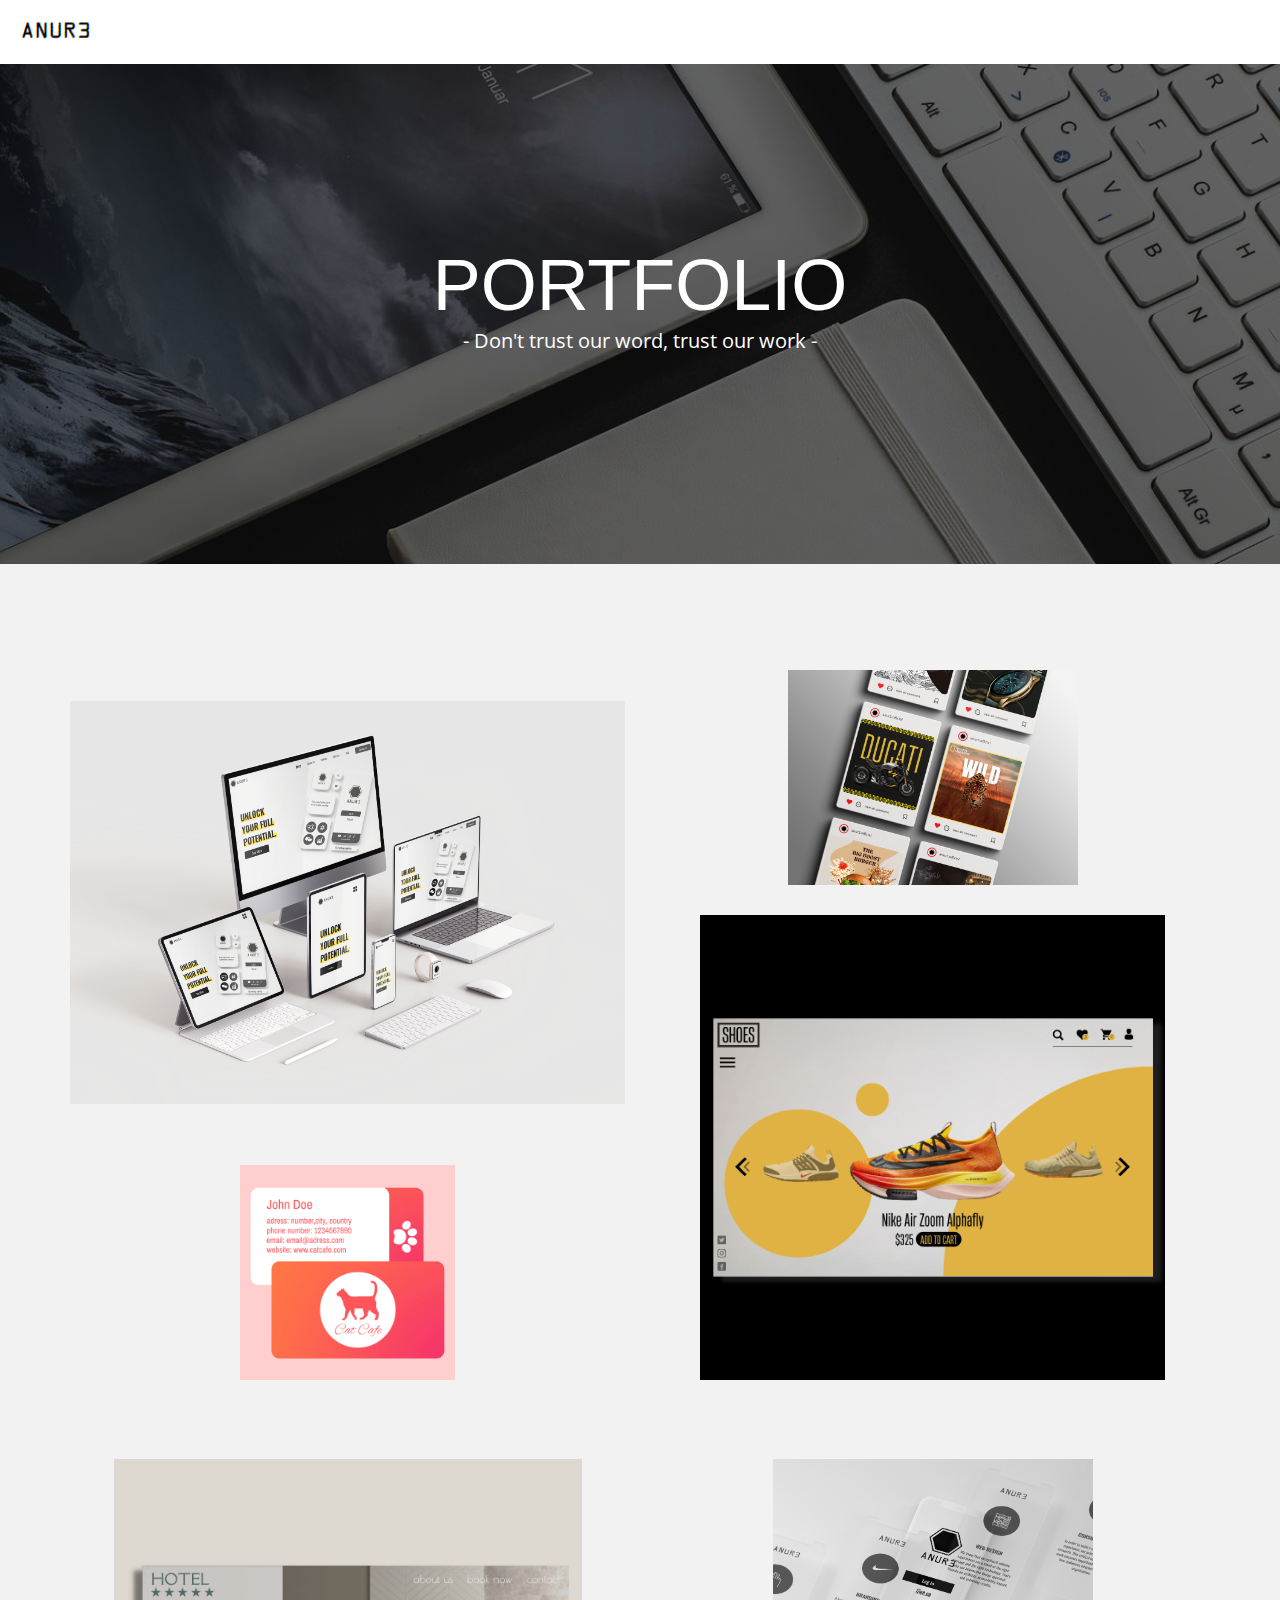
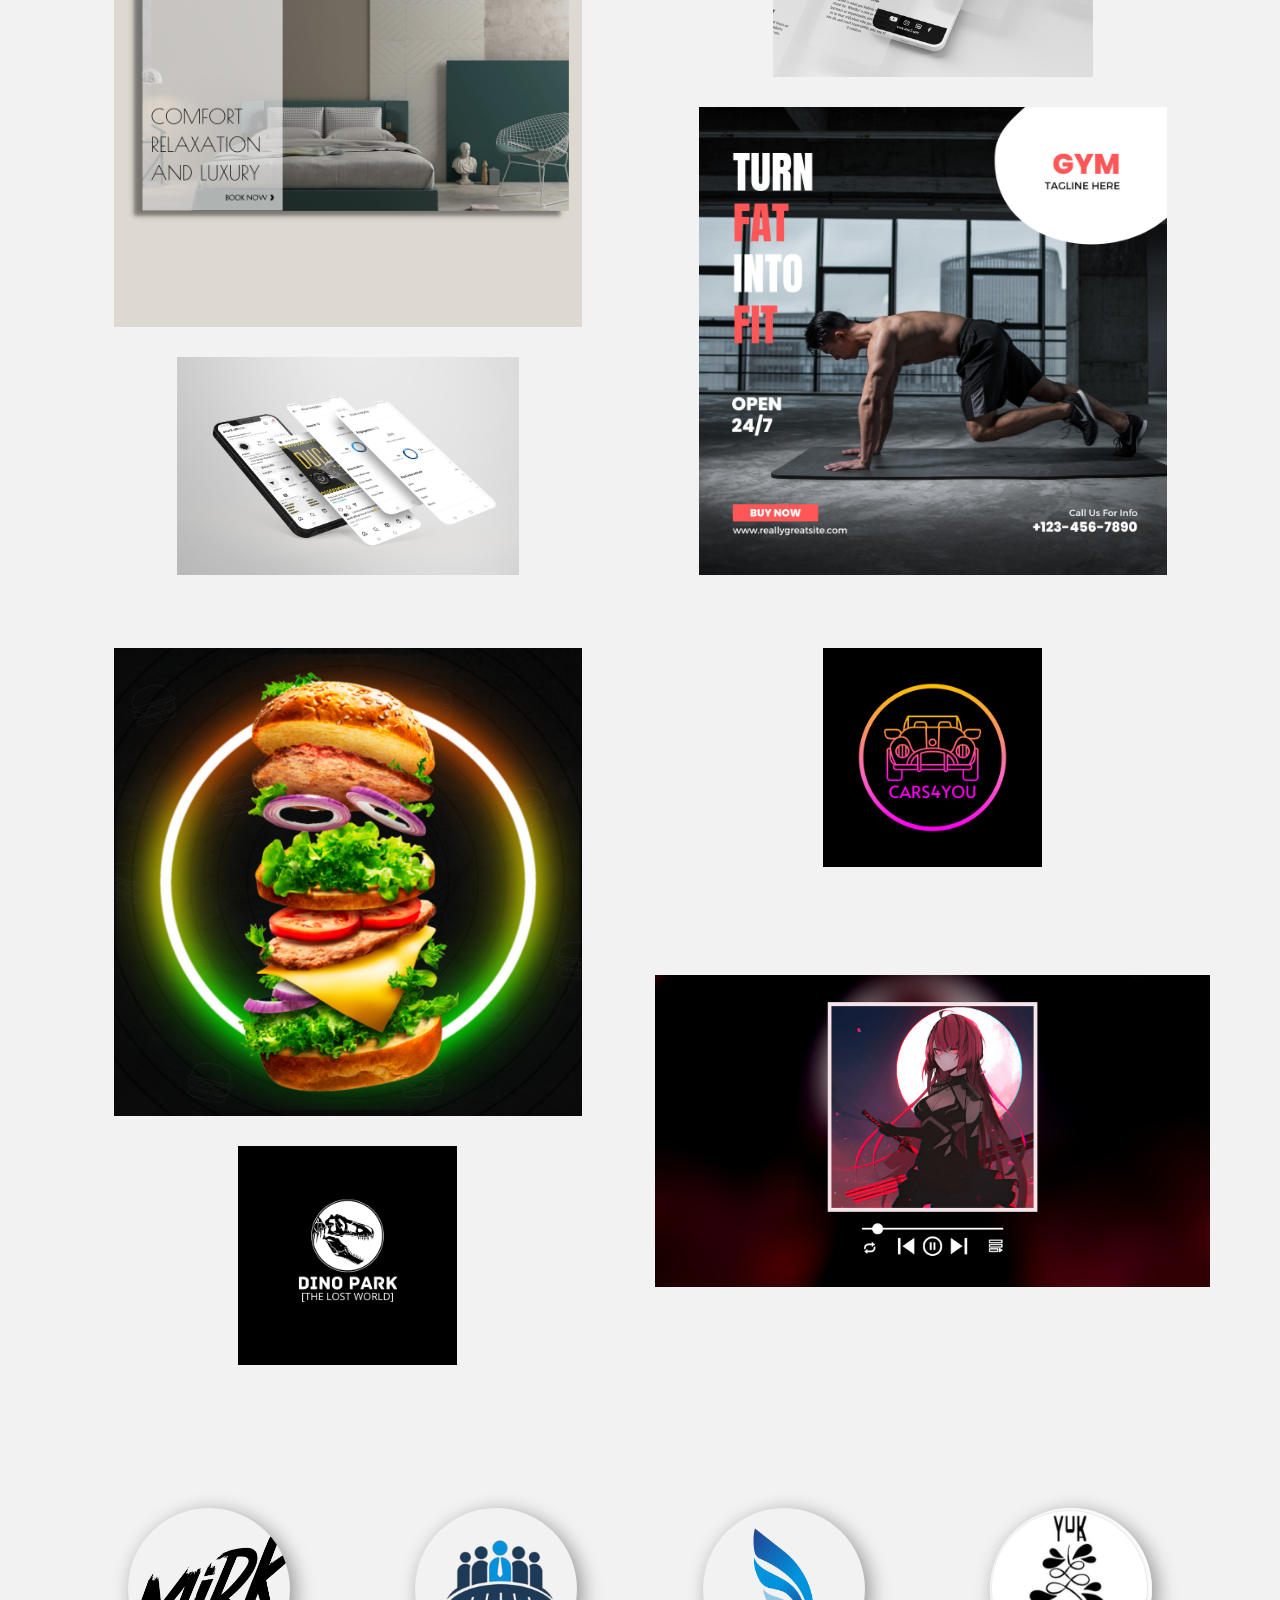
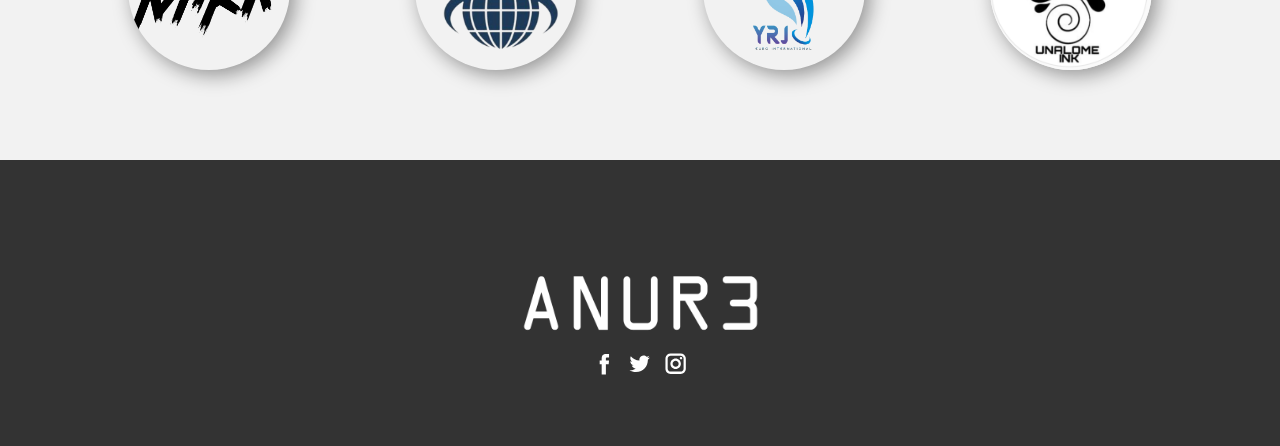
<file: portfolio.html>
<!DOCTYPE html>
<html style="font-size: 16px;" lang="en"><head>
    <meta name="viewport" content="width=device-width, initial-scale=1.0">
    <meta charset="utf-8">
    <meta name="keywords" content="digital, marketing, agency, web design, logo,copywriting, seo, ppc,branding,modern, portfolio">
    <meta name="description" content="More than a marketing agency. We will help you unlock your full
potential with our services such as creating modern websites,
SEO, PPC, creating a brand, getting seen and heard
by your potential customers, and much more. Portfolio. don't trust our word, trust our work">
    <title>ANUR3 PORTFOLIO</title>
    <link rel="stylesheet" href="nicepage.css" media="screen">
<link rel="stylesheet" href="portfolio.css" media="screen">
    <script class="u-script" type="text/javascript" src="jquery.js" defer=""></script>
    <script class="u-script" type="text/javascript" src="nicepage.js" defer=""></script>
    <meta name="generator" content="Nicepage 4.12.5, nicepage.com">
    <meta property="og:title" content="ANUR3 PORTFOLIO">
    <meta property="og:description" content="Don't trust our word, trust our work!">
    <meta property="og:image" content="2.jpg">
    <link rel="icon" href="favicon.png">
    <link id="u-theme-google-font" rel="stylesheet" href="https://fonts.googleapis.com/css?family=Montserrat:100,100i,200,200i,300,300i,400,400i,500,500i,600,600i,700,700i,800,800i,900,900i|Open+Sans:300,300i,400,400i,500,500i,600,600i,700,700i,800,800i">
    
    
    
    
    
    
    
    <script type="application/ld+json">{
		"@context": "http://schema.org",
		"@type": "Organization",
		"name": "Site1",
		"logo": "logo3w.gif"
}</script>
    <meta name="theme-color" content="#ff8839">
    <meta property="og:type" content="website">
  </head>
  <body class="u-body u-xl-mode"><header class="u-clearfix u-header u-header" id="sec-2240"><a href="ANUR3.html" data-page-id="201406507" class="u-align-center u-image u-logo u-image-1" data-image-width="640" data-image-height="360" title="Home">
        <img src="logo3w.gif" class="u-logo-image u-logo-image-1">
      </a></header>
    <section class="u-align-center u-clearfix u-image u-parallax u-shading u-section-1" id="sec-25a8" data-image-width="1280" data-image-height="853">
      <div class="u-clearfix u-sheet u-sheet-1">
        <h1 class="u-text u-text-default u-title u-text-1">PORTFOLIO</h1>
        <p class="u-large-text u-text u-text-variant u-text-2">- Don't trust our word, trust our work -</p>
      </div>
    </section>
    <section class="u-clearfix u-grey-5 u-section-2" id="sec-7647">
      <div class="u-clearfix u-sheet u-sheet-1">
        <div class="u-clearfix u-expanded-width-lg u-expanded-width-md u-expanded-width-sm u-expanded-width-xs u-gutter-30 u-layout-wrap u-layout-wrap-1">
          <div class="u-layout">
            <div class="u-layout-row">
              <div class="u-size-30 u-size-60-md">
                <div class="u-layout-col">
                  <div class="u-size-40">
                    <div class="u-layout-row">
                      <div class="u-align-left u-container-style u-image u-image-contain u-layout-cell u-left-cell u-size-60 u-image-1" src="" data-image-width="1080" data-image-height="1080">
                        <div class="u-container-layout u-container-layout-1" src=""></div>
                      </div>
                    </div>
                  </div>
                  <div class="u-size-20">
                    <div class="u-layout-row">
                      <div class="u-align-left u-container-style u-image u-image-contain u-layout-cell u-size-60 u-image-2" src="" data-image-width="1080" data-image-height="1080">
                        <div class="u-container-layout u-container-layout-2" src=""></div>
                      </div>
                    </div>
                  </div>
                </div>
              </div>
              <div class="u-size-30 u-size-60-md">
                <div class="u-layout-col">
                  <div class="u-size-20">
                    <div class="u-layout-row">
                      <div class="u-align-left u-container-style u-image u-image-contain u-layout-cell u-size-60 u-image-3" src="" data-image-width="1080" data-image-height="1080">
                        <div class="u-container-layout u-container-layout-3" src=""></div>
                      </div>
                    </div>
                  </div>
                  <div class="u-size-40">
                    <div class="u-layout-row">
                      <div class="u-align-left u-container-style u-image u-image-contain u-layout-cell u-right-cell u-size-60 u-image-4" src="" data-image-width="1080" data-image-height="1080">
                        <div class="u-container-layout u-valign-middle u-container-layout-4" src=""></div>
                      </div>
                    </div>
                  </div>
                </div>
              </div>
            </div>
          </div>
        </div>
      </div>
    </section>
    <section class="u-clearfix u-grey-5 u-section-3" id="carousel_1029">
      <div class="u-clearfix u-sheet u-valign-middle-lg u-valign-middle-md u-valign-middle-sm u-valign-middle-xs u-sheet-1">
        <div class="u-clearfix u-expanded-width u-gutter-30 u-layout-wrap u-layout-wrap-1">
          <div class="u-layout">
            <div class="u-layout-row">
              <div class="u-size-30 u-size-60-md">
                <div class="u-layout-col">
                  <div class="u-size-40">
                    <div class="u-layout-row">
                      <div class="u-align-left u-container-style u-image u-image-contain u-layout-cell u-left-cell u-size-60 u-image-1" src="" data-image-width="1080" data-image-height="1080">
                        <div class="u-container-layout u-valign-middle u-container-layout-1" src=""></div>
                      </div>
                    </div>
                  </div>
                  <div class="u-size-20">
                    <div class="u-layout-row">
                      <div class="u-align-left u-container-style u-image u-image-contain u-layout-cell u-size-60 u-image-2" src="" data-image-width="1191" data-image-height="1192">
                        <div class="u-container-layout u-container-layout-2" src=""></div>
                      </div>
                    </div>
                  </div>
                </div>
              </div>
              <div class="u-size-30 u-size-60-md">
                <div class="u-layout-col">
                  <div class="u-size-20">
                    <div class="u-layout-row">
                      <div class="u-align-left u-container-style u-image u-image-contain u-layout-cell u-size-60 u-image-3" src="" data-image-width="1080" data-image-height="1080">
                        <div class="u-container-layout u-container-layout-3" src=""></div>
                      </div>
                    </div>
                  </div>
                  <div class="u-size-40">
                    <div class="u-layout-row">
                      <div class="u-align-left u-container-style u-image u-image-contain u-layout-cell u-right-cell u-size-60 u-uploaded-video u-image-4" src="" data-image-width="1080" data-image-height="1080">
                        <div class="u-container-layout u-valign-middle u-container-layout-4" src=""></div>
                      </div>
                    </div>
                  </div>
                </div>
              </div>
            </div>
          </div>
        </div>
      </div>
    </section>
    <section class="u-clearfix u-grey-5 u-section-4" id="carousel_e81b">
      <div class="u-clearfix u-sheet u-sheet-1">
        <div class="u-clearfix u-expanded-width u-gutter-30 u-layout-wrap u-layout-wrap-1">
          <div class="u-layout">
            <div class="u-layout-row">
              <div class="u-size-30 u-size-60-md">
                <div class="u-layout-col">
                  <div class="u-size-40">
                    <div class="u-layout-row">
                      <div class="u-align-left u-container-style u-image u-image-contain u-layout-cell u-left-cell u-size-60 u-image-1" src="" data-image-width="1080" data-image-height="1080">
                        <div class="u-container-layout u-valign-middle u-container-layout-1" src=""></div>
                      </div>
                    </div>
                  </div>
                  <div class="u-size-20">
                    <div class="u-layout-row">
                      <div class="u-align-left u-container-style u-image u-image-contain u-layout-cell u-size-60 u-image-2" src="" data-image-width="1080" data-image-height="1080">
                        <div class="u-container-layout u-container-layout-2" src=""></div>
                      </div>
                    </div>
                  </div>
                </div>
              </div>
              <div class="u-size-30 u-size-60-md">
                <div class="u-layout-col">
                  <div class="u-size-20">
                    <div class="u-layout-row">
                      <div class="u-align-left u-container-style u-image u-image-contain u-layout-cell u-size-60 u-image-3" src="" data-image-width="1080" data-image-height="1080">
                        <div class="u-container-layout u-container-layout-3" src=""></div>
                      </div>
                    </div>
                  </div>
                  <div class="u-size-40">
                    <div class="u-layout-row">
                      <div class="u-align-left u-container-style u-image u-image-contain u-layout-cell u-right-cell u-size-60 u-uploaded-video u-image-4" src="" data-image-width="1920" data-image-height="1080">
                        <div class="u-container-layout u-valign-middle u-container-layout-4" src=""></div>
                      </div>
                    </div>
                  </div>
                </div>
              </div>
            </div>
          </div>
        </div>
      </div>
    </section>
    <section class="u-align-center u-clearfix u-grey-5 u-hidden-lg u-hidden-md u-hidden-sm u-hidden-xs u-section-5" id="sec-f032">
      <div class="u-clearfix u-sheet u-valign-middle u-sheet-1">
        <div class="u-expanded-width u-list u-list-1">
          <div class="u-align-center u-repeater u-repeater-1">
            <div class="u-align-center u-container-style u-list-item u-repeater-item">
              <div class="u-container-layout u-similar-container u-container-layout-1">
                <div alt="" class="u-expanded-width-xs u-image u-image-circle u-image-contain u-image-1" data-image-width="2558" data-image-height="2558" data-href="https://www.youtube.com/channel/UCNFrdIntMImmdNVG9lh1Kcg" data-target="_blank"></div>
              </div>
            </div>
            <div class="u-align-center u-container-style u-list-item u-repeater-item">
              <div class="u-container-layout u-similar-container u-container-layout-2">
                <div alt="" class="u-expanded-width-xs u-image u-image-circle u-image-contain u-image-2" data-image-width="452" data-image-height="353" data-href="https://sunmooninternationalsrl.com/" data-target="_blank"></div>
              </div>
            </div>
            <div class="u-align-center u-container-style u-list-item u-repeater-item">
              <div class="u-container-layout u-similar-container u-container-layout-3">
                <div alt="" class="u-expanded-width-xs u-image u-image-circle u-image-contain u-image-3" data-image-width="452" data-image-height="552" data-href="https://yrjeuro.com/"></div>
              </div>
            </div>
            <div class="u-container-style u-list-item u-repeater-item">
              <div class="u-container-layout u-similar-container u-container-layout-4">
                <div alt="" class="u-expanded-width-xs u-image u-image-circle u-image-4" data-image-width="598" data-image-height="598" data-href="https://unalome.ink/" data-target="_blank"></div>
              </div>
            </div>
          </div>
        </div>
      </div>
    </section>
    <section class="u-clearfix u-grey-80 u-section-6" id="sec-1726">
      <div class="u-align-left u-clearfix u-sheet u-valign-middle-xl u-sheet-1">
        <img class="u-expanded-width-xs u-image u-image-default u-image-1" src="logo_w.png" alt="" data-image-width="2000" data-image-height="1125">
        <div class="u-social-icons u-spacing-10 u-social-icons-1">
          <a class="u-social-url" title="facebook" target="_blank" href="https://facebook.com/name"><span class="u-icon u-social-facebook u-social-icon u-text-white u-icon-1"><svg class="u-svg-link" preserveAspectRatio="xMidYMin slice" viewBox="0 0 112 112" style=""><use xmlns:xlink="http://www.w3.org/1999/xlink" xlink:href="#svg-ddfc"></use></svg><svg class="u-svg-content" viewBox="0 0 112 112" x="0" y="0" id="svg-ddfc"><path fill="currentColor" d="M75.5,28.8H65.4c-1.5,0-4,0.9-4,4.3v9.4h13.9l-1.5,15.8H61.4v45.1H42.8V58.3h-8.8V42.4h8.8V32.2
c0-7.4,3.4-18.8,18.8-18.8h13.8v15.4H75.5z"></path></svg></span>
          </a>
          <a class="u-social-url" title="twitter" target="_blank" href="https://twitter.com/name"><span class="u-icon u-social-icon u-social-twitter u-text-white u-icon-2"><svg class="u-svg-link" preserveAspectRatio="xMidYMin slice" viewBox="0 0 112 112" style=""><use xmlns:xlink="http://www.w3.org/1999/xlink" xlink:href="#svg-eeec"></use></svg><svg class="u-svg-content" viewBox="0 0 112 112" x="0" y="0" id="svg-eeec"><path fill="currentColor" d="M92.2,38.2c0,0.8,0,1.6,0,2.3c0,24.3-18.6,52.4-52.6,52.4c-10.6,0.1-20.2-2.9-28.5-8.2
	c1.4,0.2,2.9,0.2,4.4,0.2c8.7,0,16.7-2.9,23-7.9c-8.1-0.2-14.9-5.5-17.3-12.8c1.1,0.2,2.4,0.2,3.4,0.2c1.6,0,3.3-0.2,4.8-0.7
	c-8.4-1.6-14.9-9.2-14.9-18c0-0.2,0-0.2,0-0.2c2.5,1.4,5.4,2.2,8.4,2.3c-5-3.3-8.3-8.9-8.3-15.4c0-3.4,1-6.5,2.5-9.2
	c9.1,11.1,22.7,18.5,38,19.2c-0.2-1.4-0.4-2.8-0.4-4.3c0.1-10,8.3-18.2,18.5-18.2c5.4,0,10.1,2.2,13.5,5.7c4.3-0.8,8.1-2.3,11.7-4.5
	c-1.4,4.3-4.3,7.9-8.1,10.1c3.7-0.4,7.3-1.4,10.6-2.9C98.9,32.3,95.7,35.5,92.2,38.2z"></path></svg></span>
          </a>
          <a class="u-social-url" title="instagram" target="_blank" href="https://instagram.com/name"><span class="u-icon u-social-icon u-social-instagram u-text-white u-icon-3"><svg class="u-svg-link" preserveAspectRatio="xMidYMin slice" viewBox="0 0 112 112" style=""><use xmlns:xlink="http://www.w3.org/1999/xlink" xlink:href="#svg-ee40"></use></svg><svg class="u-svg-content" viewBox="0 0 112 112" x="0" y="0" id="svg-ee40"><path fill="currentColor" d="M55.9,32.9c-12.8,0-23.2,10.4-23.2,23.2s10.4,23.2,23.2,23.2s23.2-10.4,23.2-23.2S68.7,32.9,55.9,32.9z
	 M55.9,69.4c-7.4,0-13.3-6-13.3-13.3c-0.1-7.4,6-13.3,13.3-13.3s13.3,6,13.3,13.3C69.3,63.5,63.3,69.4,55.9,69.4z"></path><path fill="#FFFFFF" d="M79.7,26.8c-3,0-5.4,2.5-5.4,5.4s2.5,5.4,5.4,5.4c3,0,5.4-2.5,5.4-5.4S82.7,26.8,79.7,26.8z"></path><path fill="currentColor" d="M78.2,11H33.5C21,11,10.8,21.3,10.8,33.7v44.7c0,12.6,10.2,22.8,22.7,22.8h44.7c12.6,0,22.7-10.2,22.7-22.7
	V33.7C100.8,21.1,90.6,11,78.2,11z M91,78.4c0,7.1-5.8,12.8-12.8,12.8H33.5c-7.1,0-12.8-5.8-12.8-12.8V33.7
	c0-7.1,5.8-12.8,12.8-12.8h44.7c7.1,0,12.8,5.8,12.8,12.8V78.4z"></path></svg></span>
          </a>
        </div>
      </div>
    </section>
    
    
    
    
  
</body></html>
</file>
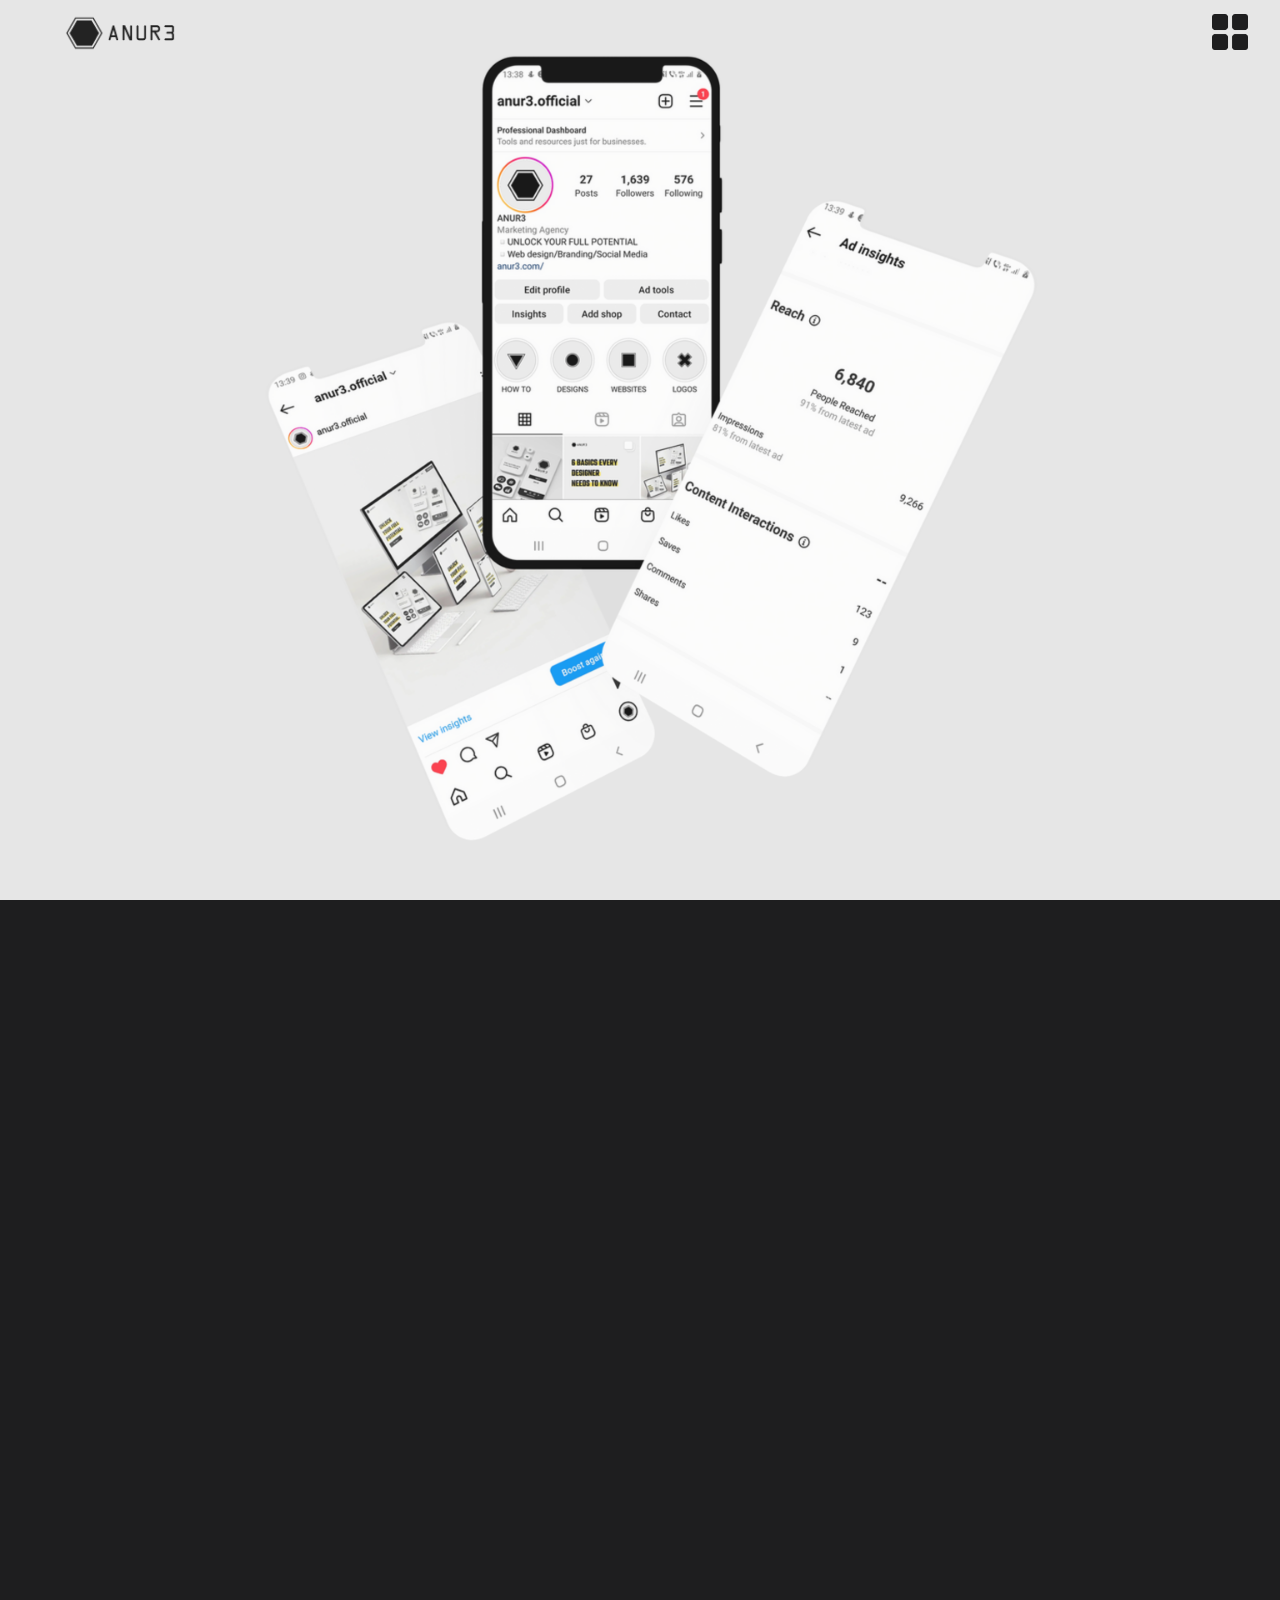
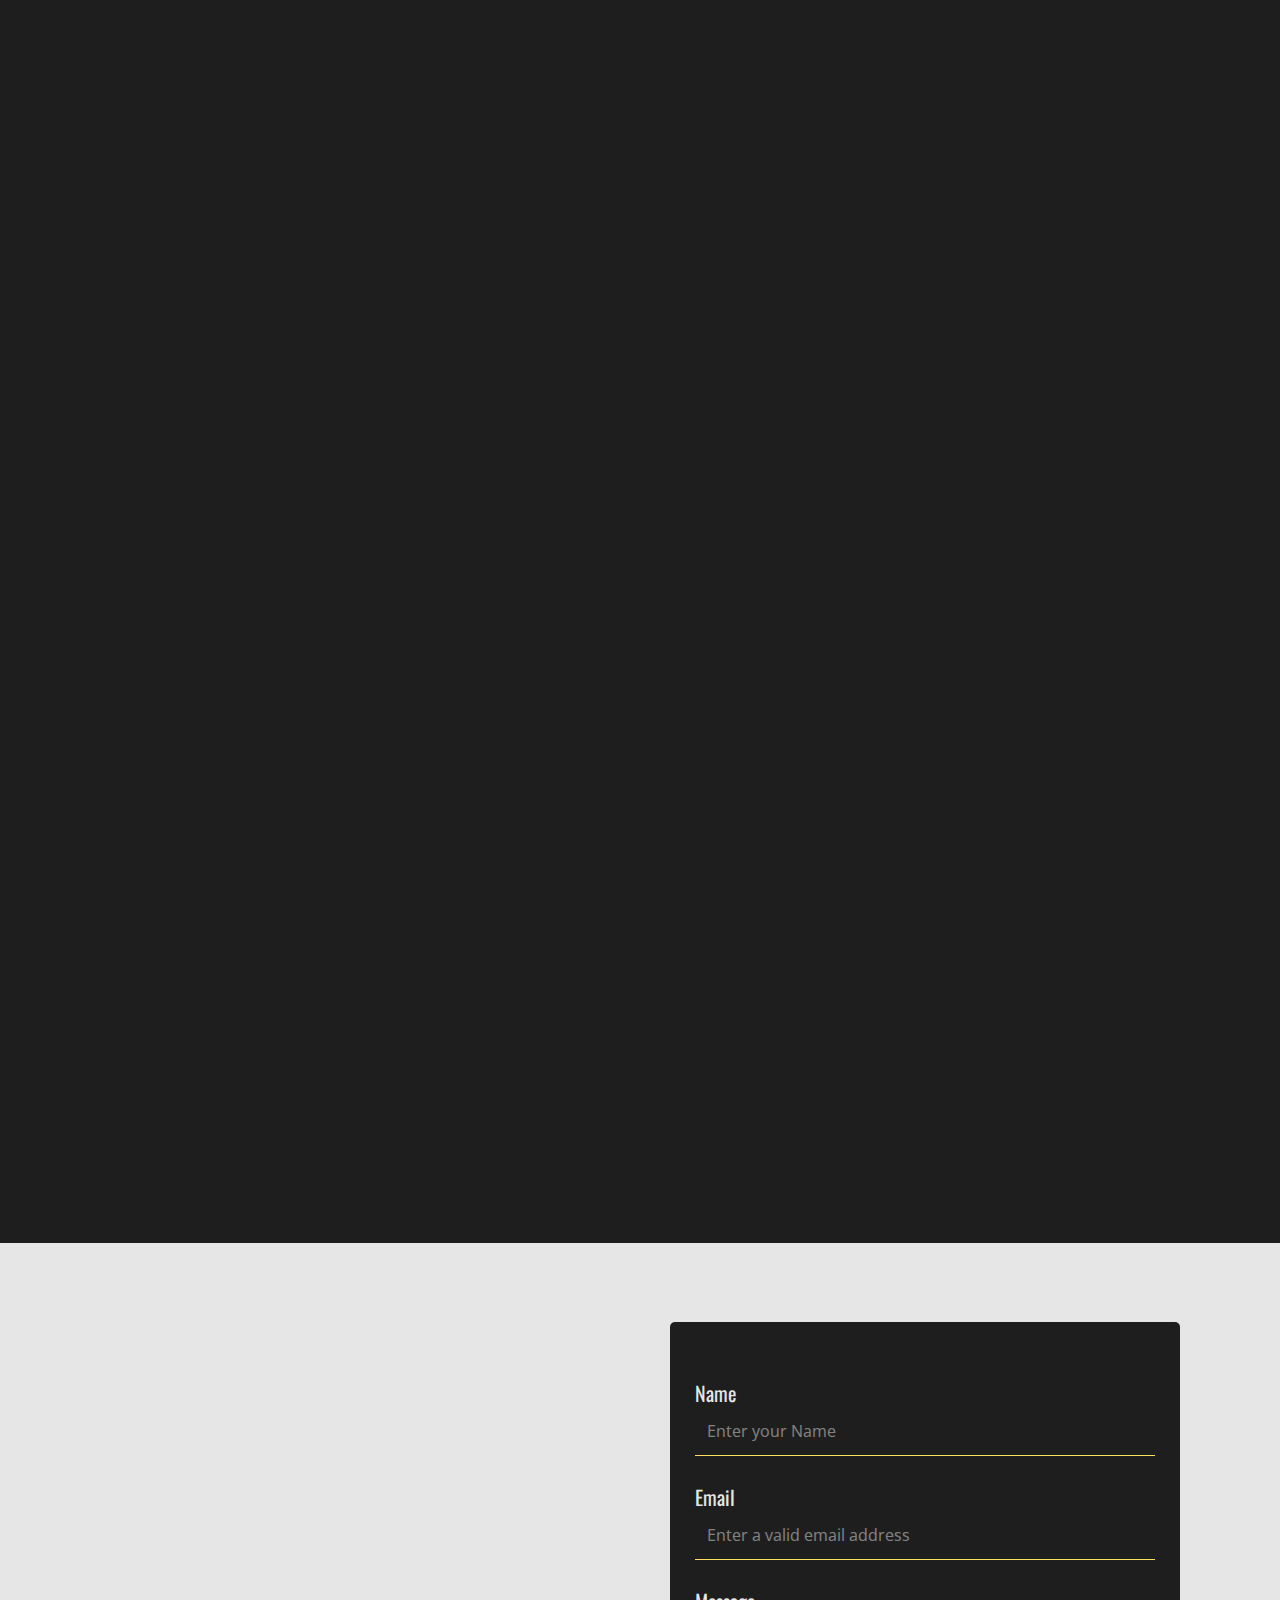
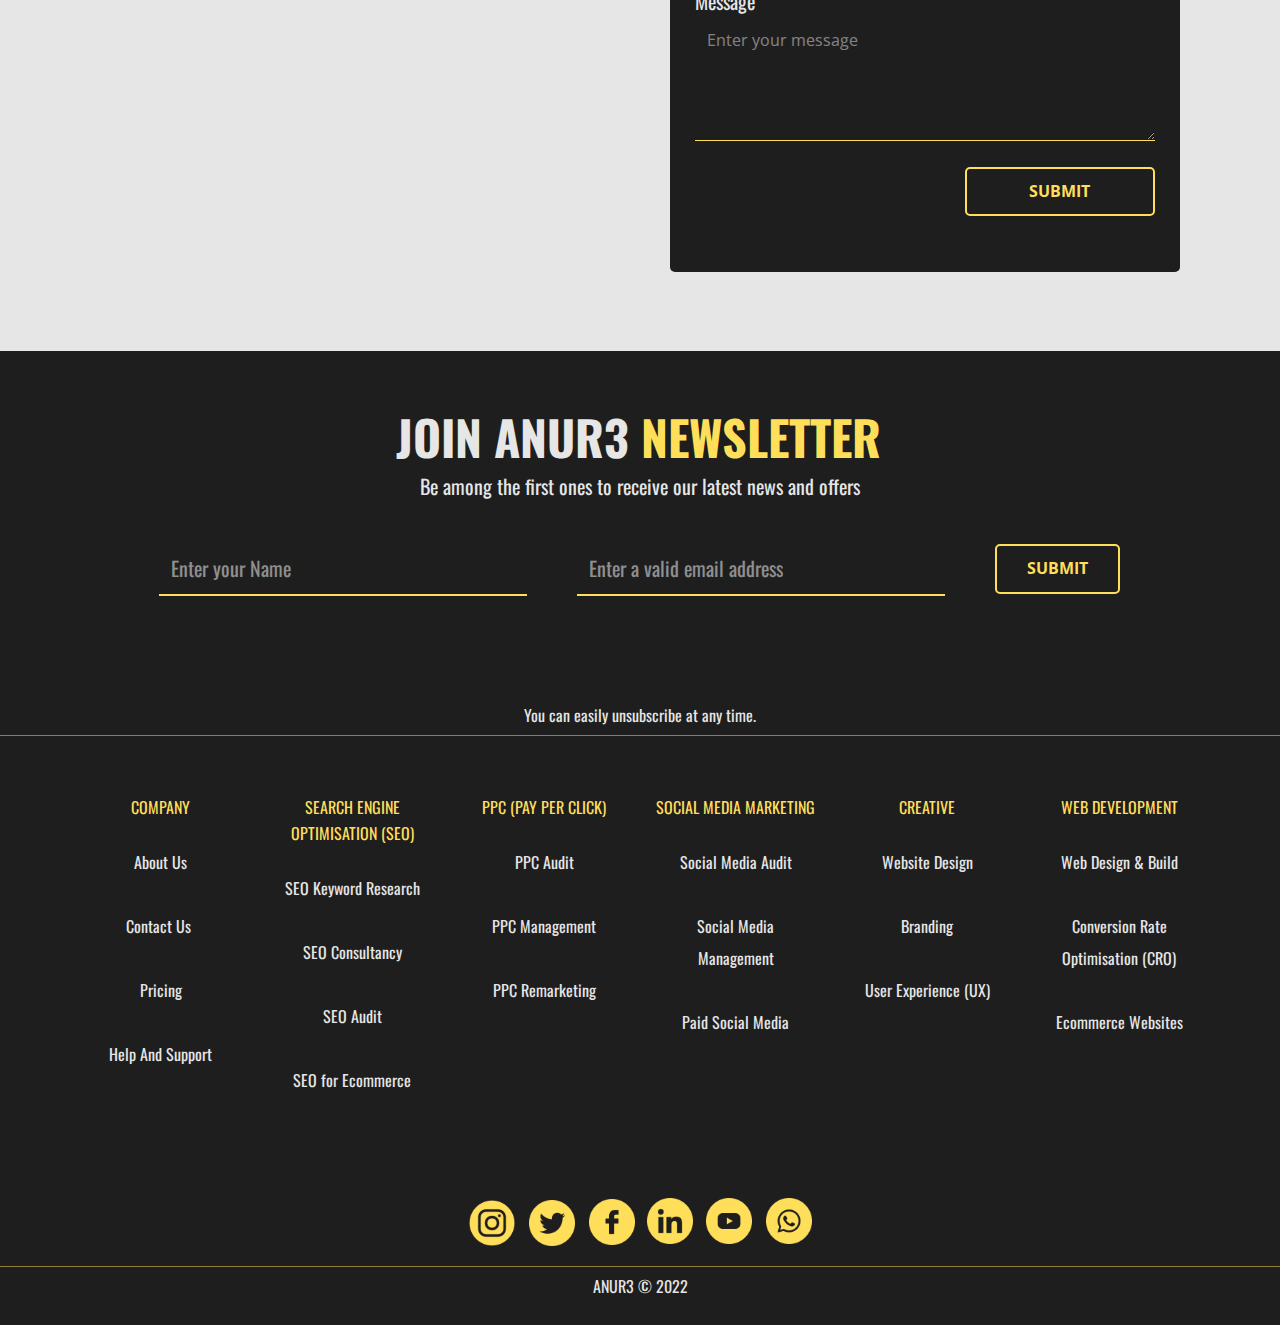
<file: Pricing.html>
<!DOCTYPE html>
<html style="font-size: 16px;" lang="en-RO"><head>
    <meta name="viewport" content="width=device-width, initial-scale=1.0">
    <meta charset="utf-8">
    <meta name="keywords" content="ANUR3, digital marketing agency, marketing, social media, website, web design, branding, instagram, facebook, ppc, seo, google ads, social media marketing, marketing agency, Romania, Bucuresti, marketing strategy, advertising agency, target marketing, marketing management, seo agency, brand marketing, e marketing, influencer">
    <meta name="description" content="WE WANT YOU TO HAVE THE BEST SERVICES FOR THE BEST PRICES.
">
    <meta property="og:title" content="ANUR3 - Pricing">
    <meta property="og:description" content="WE WANT YOU TO HAVE THE BEST SERVICES FOR THE BEST PRICES.
">
    <meta property="og:image" content="fsdfdss-20.png">
    <meta property="og:url" content="www.anur3.com">
    <title>ANUR3 - Pricing</title>
    <link rel="stylesheet" href="nicepage.css" media="screen">
<link rel="stylesheet" href="Pricing.css" media="screen">
    <script class="u-script" type="text/javascript" src="jquery.js" "="" defer=""></script>
    <script class="u-script" type="text/javascript" src="nicepage.js" "="" defer=""></script>
    
    <link rel="icon" href="favicon.png">
    <link id="u-theme-google-font" rel="stylesheet" href="https://fonts.googleapis.com/css?family=Roboto:100,100i,300,300i,400,400i,500,500i,700,700i,900,900i|Open+Sans:300,300i,400,400i,500,500i,600,600i,700,700i,800,800i">
    <link id="u-page-google-font" rel="stylesheet" href="https://fonts.googleapis.com/css?family=Oswald:200,300,400,500,600,700">
    
    
    
    
    
    <script type="application/ld+json">{
		"@context": "http://schema.org",
		"@type": "Organization",
		"name": "ANUR3INNOVATIVE",
		"url": "http://www.anur3.com",
		"logo": "http://www.anur3.com/logo-24.png"
}</script>
    <meta name="theme-color" content="#478ac9">
    <meta property="og:type" content="website">
  <meta name="title" content="ANUR3 - Digital Marketing Agency">
<meta name="description" content="We will help you unlock your full potential with our services such as creating modern optimized websites, SEO, PPC, branding strategy, and more. ">
<meta name="keywords" content="ANUR3, digital marketing agency, marketing, social media, website, web design, branding, instagram, facebook, ppc, seo, google ads, social media marketing, marketing agency, Romania, Bucuresti, marketing strategy, advertising agency, target marketing, marketing management, seo agency, brand marketing, e marketing, influencer">
<meta name="robots" content="index, follow">
<meta http-equiv="Content-Type" content="text/html; charset=utf-8">
<meta name="language" content="English">
<meta name="revisit-after" content="3 days">
<meta name="author" content="ANUR3">
</head>
  <body class="u-body u-overlap u-xl-mode" data-lang="en"><header class="u-clearfix u-header u-header" id="sec-1b4d"><nav class="div1 u-align-right u-menu u-menu-hamburger u-menu-open-right u-offcanvas u-menu-1" data-responsive-from="XL">
        <div class="menu-collapse" style="font-size: 1.25rem; letter-spacing: 0px; font-weight: 500;">
          <a class="u-button-style u-custom-left-right-menu-spacing u-custom-padding-bottom u-custom-text-active-color u-custom-text-color u-custom-text-hover-color u-custom-top-bottom-menu-spacing u-file-icon u-nav-link u-text-active-palette-1-base u-text-custom-color-2 u-text-hover-palette-2-base u-file-icon-1" href="#">
            <img src="168214-82b48969.png" alt="">
          </a>
        </div>
        <div class="u-custom-menu u-nav-container">
          <ul class="u-custom-font u-font-oswald u-nav u-spacing-30 u-unstyled u-nav-1"><li class="u-nav-item"><a class="u-border-2 u-border-active-grey-90 u-border-hover-grey-50 u-border-no-left u-border-no-right u-border-no-top u-button-style u-nav-link u-text-active-black u-text-grey-70 u-text-hover-black" href="Home.html" style="padding: 10px 2px;">Home</a>
</li><li class="u-nav-item"><a class="u-border-2 u-border-active-grey-90 u-border-hover-grey-50 u-border-no-left u-border-no-right u-border-no-top u-button-style u-nav-link u-text-active-black u-text-grey-70 u-text-hover-black" href="About-us.html" style="padding: 10px 2px;">About Us</a>
</li><li class="u-nav-item"><a class="u-border-2 u-border-active-grey-90 u-border-hover-grey-50 u-border-no-left u-border-no-right u-border-no-top u-button-style u-nav-link u-text-active-black u-text-grey-70 u-text-hover-black" href="Portfolio.html" style="padding: 10px 2px;">Portfolio</a>
</li><li class="u-nav-item"><a class="u-border-2 u-border-active-grey-90 u-border-hover-grey-50 u-border-no-left u-border-no-right u-border-no-top u-button-style u-nav-link u-text-active-black u-text-grey-70 u-text-hover-black" href="Services.html" style="padding: 10px 2px;">Services</a>
</li><li class="u-nav-item"><a class="u-border-2 u-border-active-grey-90 u-border-hover-grey-50 u-border-no-left u-border-no-right u-border-no-top u-button-style u-nav-link u-text-active-black u-text-grey-70 u-text-hover-black" href="Pricing.html" style="padding: 10px 2px;">Pricing</a>
</li><li class="u-nav-item"><a class="u-border-2 u-border-active-grey-90 u-border-hover-grey-50 u-border-no-left u-border-no-right u-border-no-top u-button-style u-nav-link u-text-active-black u-text-grey-70 u-text-hover-black" href="Home.html#sec-4b5c" data-page-id="2780469" style="padding: 10px 2px;">Contact Us</a>
</li></ul>
        </div>
        <div class="u-custom-menu u-nav-container-collapse">
          <div class="u-container-style u-custom-color-2 u-inner-container-layout u-sidenav u-sidenav-1" data-offcanvas-width="394.7293">
            <div class="u-inner-container-layout u-sidenav-overflow">
              <div class="u-menu-close u-menu-close-1"></div>
              <ul class="u-align-center u-custom-font u-font-oswald u-nav u-popupmenu-items u-spacing-20 u-text-active-custom-color-1 u-text-custom-color-3 u-text-hover-custom-color-1 u-unstyled u-nav-2"><li class="u-nav-item"><a class="u-button-style u-nav-link" href="Home.html">Home</a>
</li><li class="u-nav-item"><a class="u-button-style u-nav-link" href="About-us.html">About Us</a>
</li><li class="u-nav-item"><a class="u-button-style u-nav-link" href="Portfolio.html">Portfolio</a>
</li><li class="u-nav-item"><a class="u-button-style u-nav-link" href="Services.html">Services</a>
</li><li class="u-nav-item"><a class="u-button-style u-nav-link" href="Pricing.html">Pricing</a>
</li><li class="u-nav-item"><a class="u-button-style u-nav-link" href="Home.html#sec-4b5c" data-page-id="2780469">Contact Us</a>
</li></ul>
            </div>
          </div>
          <div class="u-black u-menu-overlay u-opacity u-opacity-0"></div>
        </div>
      </nav><div class="div2 u-container-style u-group u-shape-rectangle u-group-1">
        <div class="u-container-layout u-valign-middle">
          <a href="Home.html" data-page-id="2780469" class="u-align-left u-image u-logo u-opacity u-opacity-95 u-image-1" data-image-width="1920" data-image-height="1080" title="Home">
            <img src="logo-24.png" class="u-logo-image u-logo-image-1">
          </a>
        </div>
      </div></header>
    <section class="u-clearfix u-custom-color-3 u-hidden-lg u-hidden-md u-hidden-xl u-section-1" id="sec-2ef5">
      <div class="u-clearfix u-sheet u-valign-middle-lg u-valign-middle-md u-valign-middle-xl u-sheet-1">
        <div class="u-clearfix u-expanded-width u-gutter-0 u-layout-wrap u-layout-wrap-1">
          <div class="u-layout" style="">
            <div class="u-layout-row" style="">
              <div class="u-align-left u-container-style u-layout-cell u-left-cell u-shape-rectangle u-size-23 u-size-xs-60 u-layout-cell-1" src="">
                <div class="u-container-layout u-valign-middle-lg u-valign-middle-md u-valign-middle-xl u-valign-middle-xs u-container-layout-1">
                  <div class="u-custom-color-1 u-shape u-shape-rectangle u-shape-1"></div>
                  <div class="u-clearfix u-group-elements u-group-elements-1">
                    <div class="u-custom-color-1 u-shape u-shape-rectangle u-shape-2"></div>
                    <div class="u-custom-color-1 u-shape u-shape-rectangle u-shape-3"></div>
                    <div class="u-custom-color-1 u-shape u-shape-rectangle u-shape-4"></div>
                    <a href="Pricing.html#sec-8453" data-page-id="2806300" class="u-border-none u-btn u-btn-round u-button-style u-custom-color-2 u-custom-font u-font-oswald u-hover-black u-radius-5 u-text-custom-color-3 u-text-hover-white u-btn-1">SEE MORE</a>
                    <h1 class="u-custom-font u-font-oswald u-text u-text-custom-color-2 u-title u-text-1">THE BEST SERVICES FOR THE BEST PRICES</h1>
                  </div>
                </div>
              </div>
              <div class="u-align-center u-container-style u-hidden-sm u-hidden-xs u-image u-layout-cell u-right-cell u-size-37 u-size-xs-60 u-image-1" src="" data-image-width="1080" data-image-height="1080">
                <div class="u-container-layout u-valign-middle u-container-layout-2" src=""></div>
              </div>
            </div>
          </div>
        </div>
      </div>
    </section>
    <section class="u-clearfix u-hidden-sm u-hidden-xs u-image u-section-2" id="carousel_fded" data-image-width="1080" data-image-height="1080">
      <div class="u-clearfix u-sheet u-sheet-1"></div>
    </section>
    <section class="u-align-center u-clearfix u-custom-color-2 u-section-3" id="sec-8453">
      <div class="u-clearfix u-sheet u-valign-middle-lg u-valign-middle-md u-valign-middle-sm u-valign-middle-xl u-sheet-1">
        <h1 class="u-custom-font u-font-oswald u-text u-text-custom-color-3 u-text-1" data-animation-name="customAnimationIn" data-animation-duration="1000">marketing Plans</h1>
        <div class="u-clearfix u-expanded-width u-gutter-30 u-layout-wrap u-layout-wrap-1">
          <div class="u-gutter-0 u-layout">
            <div class="u-layout-row">
              <div class="u-align-left u-container-style u-layout-cell u-left-cell u-shape-rectangle u-size-20 u-size-20-md u-layout-cell-1" data-animation-name="customAnimationIn" data-animation-duration="1000" data-animation-direction="">
                <div class="u-container-layout u-valign-top u-container-layout-1">
                  <h4 class="u-custom-font u-font-oswald u-text u-text-custom-color-3 u-text-2">BASIC</h4>
                  <h2 class="u-custom-font u-font-oswald u-text u-text-custom-color-1 u-text-3"> $200/month <s><h6>$400/month</h6></s></h2>
                  <p class="u-custom-font u-font-oswald u-text u-text-4"><span class="u-file-icon u-icon u-text-custom-color-1"><img src="1055183-2b205a81.png" alt=""></span>&nbsp;​​Modern and optimized website for any device​ - max. 3 pages (FREE)<br>
                    <br><span class="u-file-icon u-icon u-text-custom-color-1 u-icon-2"><img src="1055183-2b205a81.png" alt=""></span>&nbsp;SEO &amp; PPC Services<br>
                    <br><span class="u-file-icon u-icon u-text-custom-color-1"><img src="1055183-2b205a81.png" alt=""></span>&nbsp;Copywriting<br>
                    <br><span class="u-file-icon u-icon u-text-custom-color-1 u-icon-4"><img src="1055183-2b205a81.png" alt=""></span>&nbsp;​Social Media Marketing (2 posts per week)<br>
                  </p>
                  <a href="Pricing.html#sec-4b5c" data-page-id="2806300" class="u-active-custom-color-1 u-border-2 u-border-custom-color-1 u-border-hover-custom-color-1 u-btn u-btn-round u-button-style u-hover-custom-color-1 u-none u-radius-5 u-text-custom-color-1 u-text-hover-custom-color-2 u-btn-1">Order Now</a>
                </div>
              </div>
              <div class="u-align-left u-container-style u-layout-cell u-shape-rectangle u-size-20 u-size-20-md u-layout-cell-2" data-animation-name="customAnimationIn" data-animation-duration="1000">
                <div class="u-container-layout u-valign-top u-container-layout-2">
                  <h4 class="u-custom-font u-font-oswald u-text u-text-custom-color-3 u-text-5">STANDARD</h4>
                  <h2 class="u-custom-font u-font-oswald u-text u-text-custom-color-1 u-text-6"> $300/month <s><h6>$600/month</h6></s></h2>
                  <p class="u-custom-font u-font-oswald u-text u-text-7"><span class="u-file-icon u-icon u-text-custom-color-1"><img src="1055183-2b205a81.png" alt=""></span>&nbsp;​​Modern and optimized website for any device​ - max. 5 pages (FREE)<br>
                    <br><span class="u-file-icon u-icon u-text-custom-color-1 u-icon-6"><img src="1055183-2b205a81.png" alt=""></span>&nbsp;SEO &amp; PPC Services<br>
                    <br><span class="u-file-icon u-icon u-text-custom-color-1"><img src="1055183-2b205a81.png" alt=""></span>&nbsp;Copywriting<br>
                    <br><span class="u-file-icon u-icon u-text-custom-color-1 u-icon-8"><img src="1055183-2b205a81.png" alt=""></span>&nbsp;​Social Media Marketing (4 posts per week)<br>
                    <br>&nbsp;<span class="u-file-icon u-icon u-text-custom-color-1"><img src="1055183-2b205a81.png" alt=""></span> Brand Identity Design<br>
                  </p>
                  <a href="Pricing.html#sec-4b5c" data-page-id="2806300" class="u-active-custom-color-1 u-border-2 u-border-custom-color-1 u-border-hover-custom-color-1 u-btn u-btn-round u-button-style u-hover-custom-color-1 u-none u-radius-5 u-text-custom-color-1 u-text-hover-custom-color-2 u-btn-2">Order Now</a>
                </div>
              </div>
              <div class="u-align-left u-container-style u-layout-cell u-right-cell u-shape-rectangle u-size-20 u-size-20-md u-layout-cell-3" data-animation-name="customAnimationIn" data-animation-duration="1000">
                <div class="u-container-layout u-valign-top u-container-layout-3">
                  <h4 class="u-custom-font u-font-oswald u-text u-text-custom-color-3 u-text-8">PREMIUM</h4>
                  <h2 class="u-custom-font u-font-oswald u-text u-text-custom-color-1 u-text-9"> $800/month <s><h6>$1600/month</h6></s></h2>
                  <p class="u-custom-font u-font-oswald u-text u-text-10"><span class="u-file-icon u-icon u-text-custom-color-1"><img src="1055183-2b205a81.png" alt=""></span>&nbsp;​​Modern and optimized website for any device​ - blog or online store (FREE)<br>
                    <br><span class="u-file-icon u-icon u-text-custom-color-1 u-icon-11"><img src="1055183-2b205a81.png" alt=""></span>&nbsp;SEO &amp; PPC Services<br>
                    <br><span class="u-file-icon u-icon u-text-custom-color-1"><img src="1055183-2b205a81.png" alt=""></span>&nbsp;Copywriting<br>
                    <br><span class="u-file-icon u-icon u-text-custom-color-1 u-icon-13"><img src="1055183-2b205a81.png" alt=""></span>&nbsp;​Social Media Marketing (7 posts per week)<br>
                    <br>&nbsp;<span class="u-file-icon u-icon u-text-custom-color-1"><img src="1055183-2b205a81.png" alt=""></span> Brand Identity Design<br>
                    <br>&nbsp;<span class="u-file-icon u-icon u-text-custom-color-1"><img src="1055183-2b205a81.png" alt=""></span>&nbsp;​Packaging Design<br>
                    <br>&nbsp;<span class="u-file-icon u-icon u-text-custom-color-1"><img src="1055183-2b205a81.png" alt=""></span> Email Marketing Management<br>
                  </p>
                  <a href="Pricing.html#sec-4b5c" data-page-id="2806300" class="u-active-custom-color-1 u-border-2 u-border-custom-color-1 u-border-hover-custom-color-1 u-btn u-btn-round u-button-style u-hover-custom-color-1 u-none u-radius-5 u-text-custom-color-1 u-text-hover-custom-color-2 u-btn-3">Order Now</a>
                </div>
              </div>
            </div>
          </div>
        </div>
        <p class="u-align-left u-custom-font u-font-oswald u-text u-text-custom-color-3 u-text-11" data-animation-name="customAnimationIn" data-animation-duration="1000"> OTHER DETAILS:&nbsp;<br>Minimum period: 6 months&nbsp;<br>Payments to the agency are made at the beginning of the month for the current month&nbsp;<br>For promotional campaigns, the client pays the budget directly to the service provider(Google, Facebook, etc.)<br>
        </p>
        <div class="u-align-center u-clearfix u-group-elements u-group-elements-1" data-animation-name="customAnimationIn" data-animation-duration="1000">
          <p class="u-align-left u-custom-font u-font-oswald u-text u-text-custom-color-3 u-text-12" data-animation-name="customAnimationIn" data-animation-duration="1000">OTHER DIGITAL MARKETING SERVICES<br>
          </p>
          <p class="u-align-left u-custom-font u-font-oswald u-text u-text-custom-color-1 u-text-13" data-animation-name="customAnimationIn" data-animation-duration="1000">+ $50<br>
          </p>
          <p class="u-align-left u-custom-font u-font-oswald u-text u-text-custom-color-3 u-text-14" data-animation-name="customAnimationIn" data-animation-duration="1000"> &nbsp;<span class="u-file-icon u-icon u-text-custom-color-1"><img src="1055183-2b205a81.png" alt=""></span>&nbsp;Creation, graphics, templates, infographics (+$50)<br>
            <br><span class="u-file-icon u-icon u-text-custom-color-1"><img src="1055183-2b205a81.png" alt=""></span>&nbsp;Site optimization for search engines ($200/month) <br>
            <br><span class="u-file-icon u-icon u-text-custom-color-1"><img src="1055183-2b205a81.png" alt=""></span>&nbsp;Email marketing campaigns with customer databases (+$100/month)<br>
            <br><span class="u-file-icon u-icon u-text-custom-color-1"><img src="1055183-2b205a81.png" alt=""></span>&nbsp;Content marketing- production of adapted and optimized original content (+$50)<br>
            <br><span class="u-file-icon u-icon u-text-custom-color-1"><img src="1055183-2b205a81.png" alt=""></span>&nbsp;Web design (+$150)<br>
            <br><span class="u-file-icon u-icon u-text-custom-color-1"><img src="1055183-2b205a81.png" alt=""></span>&nbsp;Purchases of licensed images and graphics (+$50)<br>
            <br><span class="u-file-icon u-icon u-text-custom-color-1"><img src="1055183-2b205a81.png" alt=""></span>&nbsp;Marketing through online influencers/blogging/forums (+$100)
          </p>
        </div>
      </div>
    </section>
    <section class="u-clearfix u-custom-color-3 u-section-4" id="sec-4b5c">
      <div class="u-clearfix u-sheet u-valign-middle-xl u-valign-top-lg u-sheet-1">
        <div class="u-clearfix u-expanded-width u-layout-wrap u-layout-wrap-1">
          <div class="u-layout">
            <div class="u-layout-row">
              <div class="u-container-style u-layout-cell u-size-30-xl u-size-60-lg u-size-60-md u-size-60-sm u-size-60-xs u-layout-cell-1" data-animation-name="customAnimationIn" data-animation-duration="1000" data-animation-direction="">
                <div class="u-container-layout u-container-layout-1">
                  <div class="u-container-style u-group u-shape-rectangle u-group-1">
                    <div class="u-container-layout u-container-layout-2">
                      <div class="u-custom-color-1 u-shape u-shape-rectangle u-shape-1"></div>
                      <div class="u-custom-color-1 u-shape u-shape-rectangle u-shape-2"></div>
                      <div class="u-custom-color-1 u-shape u-shape-rectangle u-shape-3"></div>
                      <div class="u-custom-color-1 u-shape u-shape-rectangle u-shape-4"></div>
                      <h1 class="u-custom-font u-font-oswald u-text u-text-custom-color-2 u-title u-text-1"> SIMPLY SUBMIT THE FORM &amp; WE'LL GET BACK TO YOU SHORTLY.</h1>
                    </div>
                  </div>
                </div>
              </div>
              <div class="u-container-style u-layout-cell u-size-30-xl u-size-60-lg u-size-60-md u-size-60-sm u-size-60-xs u-layout-cell-2">
                <div class="u-container-layout u-valign-bottom-lg u-valign-middle-xl u-valign-top-md u-valign-top-sm u-valign-top-xs u-container-layout-3">
                  <div class="div3 u-custom-color-2 u-form u-radius-5 u-form-1">
                   <form action="https://formsubmit.co/office@anur3.com" method="POST" class="u-clearfix u-form-custom-backend u-form-spacing-25 u-form-vertical u-inner-form" source="custom" name="form" style="padding: 25px;" redirect="true">
                      <div class="u-form-group u-form-name">
                        <label for="name-ce07" class="u-custom-font u-font-oswald u-label u-text-custom-color-3 u-label-1">Name</label>
                        <input type="text" placeholder="Enter your Name" id="name-ce07" name="name" class="u-border-1 u-border-custom-color-1 u-border-no-left u-border-no-right u-border-no-top u-custom-font u-input u-input-rectangle u-text-custom-color-3 u-text-font" required="">
                      </div>
                      <div class="u-form-email u-form-group">
                        <label for="email-ce07" class="u-custom-font u-font-oswald u-label u-text-custom-color-3 u-label-2">Email</label>
                        <input type="email" placeholder="Enter a valid email address" id="email-ce07" name="email" class="u-border-1 u-border-custom-color-1 u-border-no-left u-border-no-right u-border-no-top u-custom-font u-input u-input-rectangle u-text-custom-color-3 u-text-font" required="">
                      </div>
                      <div class="u-form-group u-form-message">
                        <label for="message-ce07" class="u-custom-font u-font-oswald u-label u-text-custom-color-3 u-label-3">Message</label>
                        <textarea placeholder="Enter your message" rows="4" cols="50" id="message-ce07" name="message" class="u-border-1 u-border-custom-color-1 u-border-no-left u-border-no-right u-border-no-top u-custom-font u-input u-input-rectangle u-text-custom-color-3 u-text-font" required=""></textarea>
                      </div>
                      <div class="u-align-right u-form-group u-form-submit">
                        <a href="#" class="u-border-2 u-border-custom-color-1 u-border-hover-custom-color-1 u-btn u-btn-round u-btn-submit u-button-style u-hover-custom-color-1 u-none u-radius-5 u-text-custom-color-1 u-text-hover-custom-color-2 u-btn-1">Submit</a>
                        <input type="submit" value="submit" class="u-form-control-hidden">
                      </div>
                      <div class="u-form-send-message u-form-send-success"> Thank you! Your message has been sent. </div>
                      <div class="u-form-send-error u-form-send-message"> Unable to send your message. Please fix errors then try again. </div>
                      <input type="hidden" value="" name="recaptchaResponse">
					  <input type="hidden" name="_subject" value="New message!">
					  <input type="hidden" name="_template" value="box">


                    </form>
                  </div>
                </div>
              </div>
            </div>
          </div>
        </div>
      </div>
    </section>
    
    
    <footer class="u-align-center u-clearfix u-custom-color-2 u-footer u-footer" id="sec-2646"><h1 class="u-custom-font u-font-oswald u-text u-text-custom-color-3 u-text-default-lg u-text-default-xl u-text-1">
        <span class="u-text-custom-color-3">Join&nbsp;</span>ANUR3 <span class="u-text-custom-color-1">newsletter</span>
      </h1><h1 class="u-custom-font u-font-oswald u-text u-text-custom-color-3 u-text-default-lg u-text-default-md u-text-default-sm u-text-default-xl u-text-2"> Be among the first ones to receive our latest news and offers</h1><div class="u-align-center-xs u-form u-form-1">
        <form action="https://formsubmit.co/office@anur3.com" method="POST" class="u-clearfix u-form-custom-backend u-form-horizontal u-form-spacing-50 u-inner-form" source="custom" name="form-1" style="padding: 0px;" redirect="true">
          <div class="u-form-group u-form-name u-label-none">
            <label for="name-414b" class="u-custom-font u-font-oswald u-label u-label-1">Name</label>
            <input type="text" placeholder="Enter your Name" id="name-414b" name="name" class="u-border-2 u-border-custom-color-1 u-border-no-left u-border-no-right u-border-no-top u-custom-font u-font-oswald u-input u-input-rectangle u-input-1" required="">
          </div>
          <div class="u-form-email u-form-group u-label-none">
            <label for="email-414b" class="u-custom-font u-font-oswald u-label u-label-2">Email</label>
            <input type="email" placeholder="Enter a valid email address" id="email-414b" name="email" class="u-border-2 u-border-custom-color-1 u-border-no-left u-border-no-right u-border-no-top u-custom-font u-font-oswald u-input u-input-rectangle u-input-2" required="">
          </div>
          <div class="u-align-left-xs u-form-group u-form-submit u-label-none">
            <input type="submit" value="submit" class="u-form-control-hidden">
            <a href="#" class="u-border-2 u-border-custom-color-1 u-border-hover-custom-color-1 u-btn u-btn-round u-btn-submit u-button-style u-hover-custom-color-1 u-none u-radius-5 u-text-custom-color-1 u-text-hover-custom-color-2 u-btn-1">Submit</a>
          </div>
          <div class="u-form-send-message u-form-send-success"> Thank you! Your message has been sent. </div>
          <div class="u-form-send-error u-form-send-message"> Unable to send your message. Please fix errors then try again. </div>
          <input type="hidden" value="" name="recaptchaResponse">
		  <input type="hidden" name="_subject" value="Newsletter submission!">
		  <input type="hidden" name="_template" value="box">


        </form>
      </div><h1 class="u-custom-font u-font-oswald u-text u-text-custom-color-3 u-text-default-lg u-text-default-md u-text-default-xl u-text-3"> You can easily unsubscribe at any time.</h1><div class="u-border-1 u-border-custom-color-1 u-expanded-width-xs u-line u-line-horizontal u-opacity u-opacity-50 u-line-1"></div><div class="u-list u-list-1">
        <div class="u-repeater u-repeater-1">
          <div class="u-align-center u-container-style u-list-item u-repeater-item">
            <div class="u-container-layout u-similar-container u-container-layout-1">
              <p class="u-custom-font u-font-oswald u-text u-text-custom-color-1 u-text-4">Company <br>
              </p>
              <p class="u-custom-font u-font-oswald u-text u-text-5">
                <a href="About-us.html" data-page-id="2801589" class="u-active-none u-border-none u-btn u-button-link u-button-style u-hover-none u-none u-text-active-custom-color-1 u-text-custom-color-3 u-text-hover-custom-color-1 u-btn-2"> About Us</a>
                <br>
                <br>
                <a href="Home.html#sec-4b5c" data-page-id="2780469" class="u-active-none u-border-none u-btn u-button-link u-button-style u-hover-none u-none u-text-active-custom-color-1 u-text-custom-color-3 u-text-hover-custom-color-1 u-btn-3">Contact Us&nbsp;<br>
                </a>
                <br>
                <a href="Pricing.html" data-page-id="2806300" class="u-active-none u-border-none u-btn u-button-link u-button-style u-hover-none u-none u-text-active-custom-color-1 u-text-custom-color-3 u-text-hover-custom-color-1 u-btn-4">Pricing<br>
                </a>
                <br>
                <a href="Home.html#sec-4b5c" data-page-id="2780469" class="u-active-none u-border-none u-btn u-button-link u-button-style u-hover-none u-none u-text-active-custom-color-1 u-text-custom-color-3 u-text-hover-custom-color-1 u-btn-5">Help And Support</a>
                <br>
                <br>
                <br>
              </p>
            </div>
          </div>
          <div class="u-align-center u-container-style u-list-item u-repeater-item">
            <div class="u-container-layout u-similar-container u-container-layout-2">
              <p class="u-custom-font u-font-oswald u-text u-text-custom-color-1 u-text-6"> SEARCH ENGINE OPTIMISATION (SEO)</p>
              <p class="u-custom-font u-font-oswald u-text u-text-7">
                <a href="Services.html#carousel_272b" data-page-id="2813768" class="u-active-none u-border-none u-btn u-button-link u-button-style u-hover-none u-none u-text-active-custom-color-1 u-text-custom-color-3 u-text-hover-custom-color-1 u-btn-6"> SEO Keyword Research</a>
                <br>
                <br>
                <a href="Services.html#carousel_272b" data-page-id="2813768" class="u-active-none u-border-none u-btn u-button-link u-button-style u-hover-none u-none u-text-active-custom-color-1 u-text-custom-color-3 u-text-hover-custom-color-1 u-btn-7">SEO Consultancy<br>
                </a>
                <br>
                <a href="Services.html#carousel_272b" data-page-id="2813768" class="u-active-none u-border-none u-btn u-button-link u-button-style u-hover-none u-none u-text-active-custom-color-1 u-text-custom-color-3 u-text-hover-custom-color-1 u-btn-8">SEO Audit<br>
                </a>
                <br>
                <a href="Services.html#carousel_272b" data-page-id="2813768" class="u-active-none u-border-none u-btn u-button-link u-button-style u-hover-none u-none u-text-active-custom-color-1 u-text-custom-color-3 u-text-hover-custom-color-1 u-btn-9">SEO for Ecommerce</a>
                <br>
                <br>
                <br>
              </p>
            </div>
          </div>
          <div class="u-align-center u-container-style u-list-item u-repeater-item">
            <div class="u-container-layout u-similar-container u-container-layout-3">
              <p class="u-custom-font u-font-oswald u-text u-text-custom-color-1 u-text-8"> PPC (PAY PER CLICK)</p>
              <p class="u-custom-font u-font-oswald u-text u-text-9">
                <a href="Services.html#carousel_f987" data-page-id="2813768" class="u-active-none u-border-none u-btn u-button-link u-button-style u-hover-none u-none u-text-active-custom-color-1 u-text-custom-color-3 u-text-hover-custom-color-1 u-btn-10"> PPC Audit</a>
                <br>
                <br>
                <a href="Services.html#carousel_f987" data-page-id="2813768" class="u-active-none u-border-none u-btn u-button-link u-button-style u-hover-none u-none u-text-active-custom-color-1 u-text-custom-color-3 u-text-hover-custom-color-1 u-btn-11">PPC Management<br>
                </a>
                <br>
                <a href="Services.html#carousel_f987" data-page-id="2813768" class="u-active-none u-border-none u-btn u-button-link u-button-style u-hover-none u-none u-text-active-custom-color-1 u-text-custom-color-3 u-text-hover-custom-color-1 u-btn-12">PPC Remarketing</a>
                <br>
                <br>
                <br>
              </p>
            </div>
          </div>
          <div class="u-align-center u-container-style u-list-item u-repeater-item">
            <div class="u-container-layout u-similar-container u-container-layout-4">
              <p class="u-custom-font u-font-oswald u-text u-text-custom-color-1 u-text-10"> SOCIAL MEDIA MARKETING</p>
              <p class="u-custom-font u-font-oswald u-text u-text-11">
                <a href="Services.html#carousel_0e64" data-page-id="2813768" class="u-active-none u-border-none u-btn u-button-link u-button-style u-hover-none u-none u-text-active-custom-color-1 u-text-custom-color-3 u-text-hover-custom-color-1 u-btn-13"> Social Media Audit</a>
                <br>
                <br>
                <a href="Services.html#carousel_0e64" data-page-id="2813768" class="u-active-none u-border-none u-btn u-button-link u-button-style u-hover-none u-none u-text-active-custom-color-1 u-text-custom-color-3 u-text-hover-custom-color-1 u-btn-14">Social Media Management<br>
                </a>
                <br>
                <a href="Services.html#carousel_0e64" data-page-id="2813768" class="u-active-none u-border-none u-btn u-button-link u-button-style u-hover-none u-none u-text-active-custom-color-1 u-text-custom-color-3 u-text-hover-custom-color-1 u-btn-15">Paid Social Media</a>
                <br>
                <br>
                <br>
              </p>
            </div>
          </div>
          <div class="u-align-center u-container-style u-list-item u-repeater-item">
            <div class="u-container-layout u-similar-container u-container-layout-5">
              <p class="u-custom-font u-font-oswald u-text u-text-custom-color-1 u-text-12"> CREATIVE</p>
              <p class="u-custom-font u-font-oswald u-text u-text-13">
                <a href="Services.html#carousel_1069" data-page-id="2813768" class="u-active-none u-border-none u-btn u-button-link u-button-style u-hover-none u-none u-text-active-custom-color-1 u-text-custom-color-3 u-text-hover-custom-color-1 u-btn-16"> Website Design</a>
                <br>
                <br>
                <a href="Services.html#carousel_1069" data-page-id="2813768" class="u-active-none u-border-none u-btn u-button-link u-button-style u-hover-none u-none u-text-active-custom-color-1 u-text-custom-color-3 u-text-hover-custom-color-1 u-btn-17">Branding<br>
                </a>
                <br>
                <a href="Services.html#carousel_1069" data-page-id="2813768" class="u-active-none u-border-none u-btn u-button-link u-button-style u-hover-none u-none u-text-active-custom-color-1 u-text-custom-color-3 u-text-hover-custom-color-1 u-btn-18">User Experience (UX)</a>
                <br>
                <br>
                <br>
              </p>
            </div>
          </div>
          <div class="u-align-center u-container-style u-list-item u-repeater-item">
            <div class="u-container-layout u-similar-container u-container-layout-6">
              <p class="u-custom-font u-font-oswald u-text u-text-custom-color-1 u-text-14"> WEB DEVELOPMENT</p>
              <p class="u-custom-font u-font-oswald u-text u-text-15">
                <a href="Services.html#carousel_1835" data-page-id="2813768" class="u-active-none u-border-none u-btn u-button-link u-button-style u-hover-none u-none u-text-active-custom-color-1 u-text-custom-color-3 u-text-hover-custom-color-1 u-btn-19"> Web Design &amp; Build</a>
                <br>
                <br>
                <a href="Services.html#carousel_1835" data-page-id="2813768" class="u-active-none u-border-none u-btn u-button-link u-button-style u-hover-none u-none u-text-active-custom-color-1 u-text-custom-color-3 u-text-hover-custom-color-1 u-btn-20">Conversion Rate Optimisation (CRO)<br>
                </a>
                <br>
                <a href="Services.html#carousel_1835" data-page-id="2813768" class="u-active-none u-border-none u-btn u-button-link u-button-style u-hover-none u-none u-text-active-custom-color-1 u-text-custom-color-3 u-text-hover-custom-color-1 u-btn-21">Ecommerce Websites</a>
                <br>
                <br>
                <br>
              </p>
            </div>
          </div>
        </div>
      </div><div class="u-align-center u-clearfix u-group-elements u-group-elements-1"><span class="u-file-icon u-hover-feature u-icon u-text-custom-color-1 u-icon-1" data-href="https://www.instagram.com/anur3.official/?hl=en" data-target="_blank"><img src="3670274-84589321.png" alt=""></span><span class="u-file-icon u-hover-feature u-icon u-text-custom-color-1 u-icon-2" data-href="https://twitter.com/?lang=en" data-target="_blank"><img src="1384017-ddf71563.png" alt=""></span><span class="u-file-icon u-hover-feature u-icon u-text-custom-color-1 u-icon-3" data-href="https://www.facebook.com/anur3.official" data-target="_blank"><img src="3669678-22d072c1.png" alt=""></span><span class="u-file-icon u-hover-feature u-icon u-text-custom-color-1 u-icon-4" data-href="https://www.linkedin.com/" data-target="_blank"><img src="3669739-9231e746.png" alt=""></span><span class="u-file-icon u-hover-feature u-icon u-text-custom-color-1 u-icon-5" data-href="https://www.youtube.com/" data-target="_blank"><img src="4401475-d8c6de27.png" alt=""></span><span class="u-file-icon u-hover-feature u-icon u-text-custom-color-1 u-icon-6" data-href="https://wa.me/753753405" data-target="_blank"><img src="2504845-5ce828be.png" alt=""></span>
      </div><div class="u-border-1 u-border-custom-color-1 u-expanded-width-md u-expanded-width-sm u-expanded-width-xs u-line u-line-horizontal u-opacity u-opacity-50 u-line-2"></div><h1 class="u-custom-font u-font-oswald u-text u-text-custom-color-3 u-text-default u-text-16"> ANUR3 © 2022</h1></footer>
    
  
</body></html>
</file>
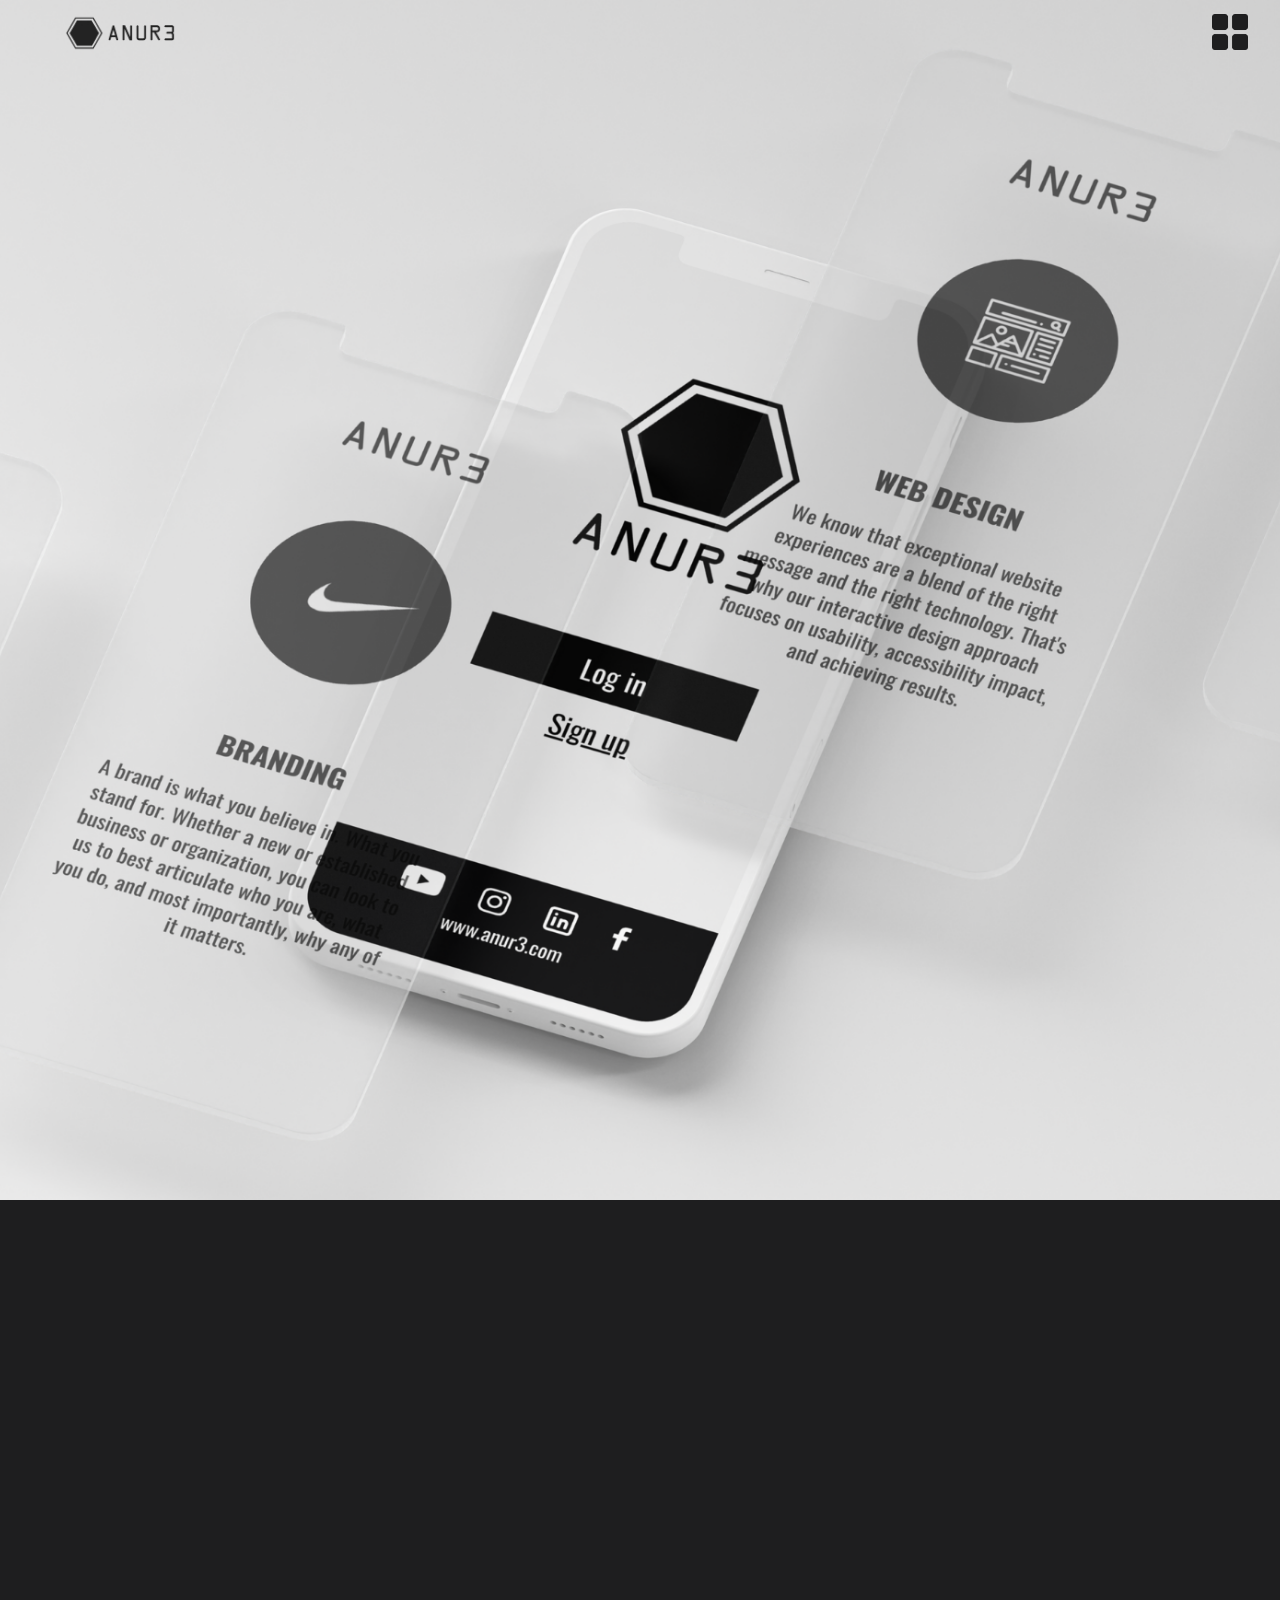
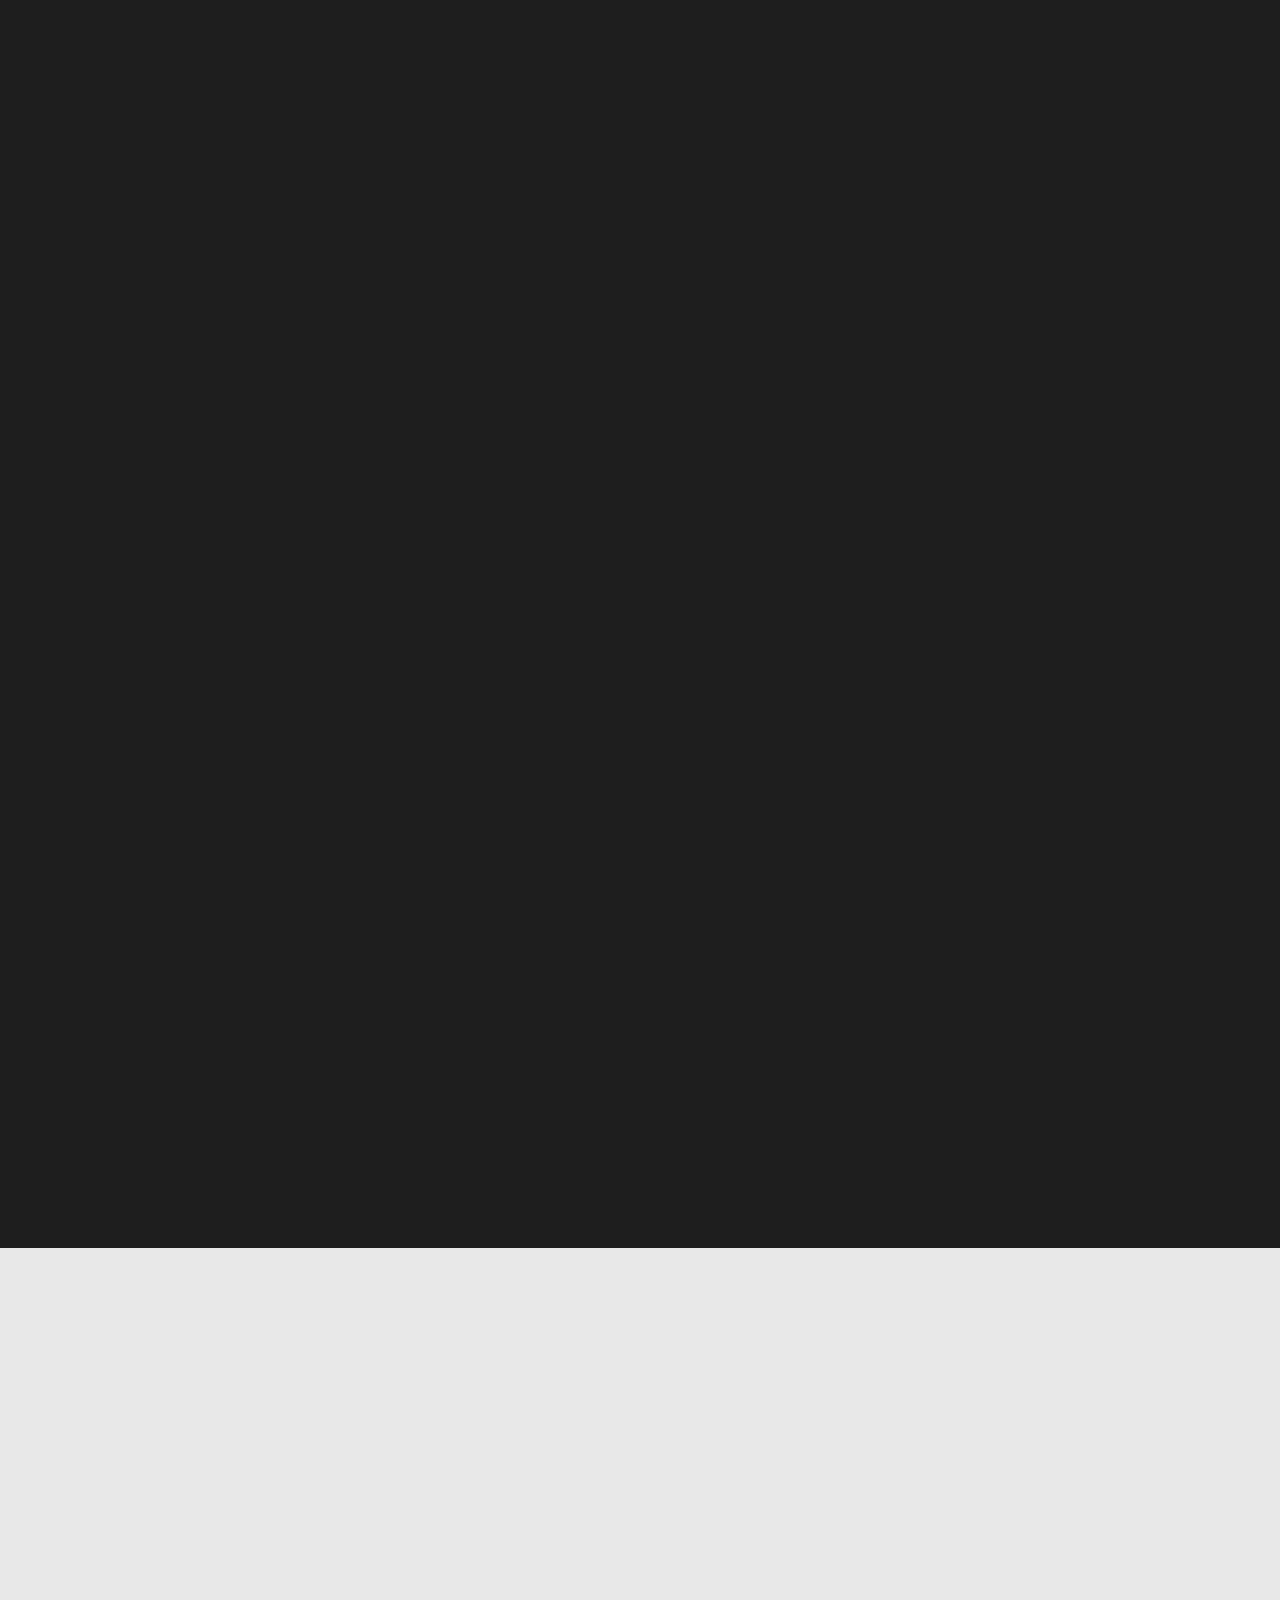
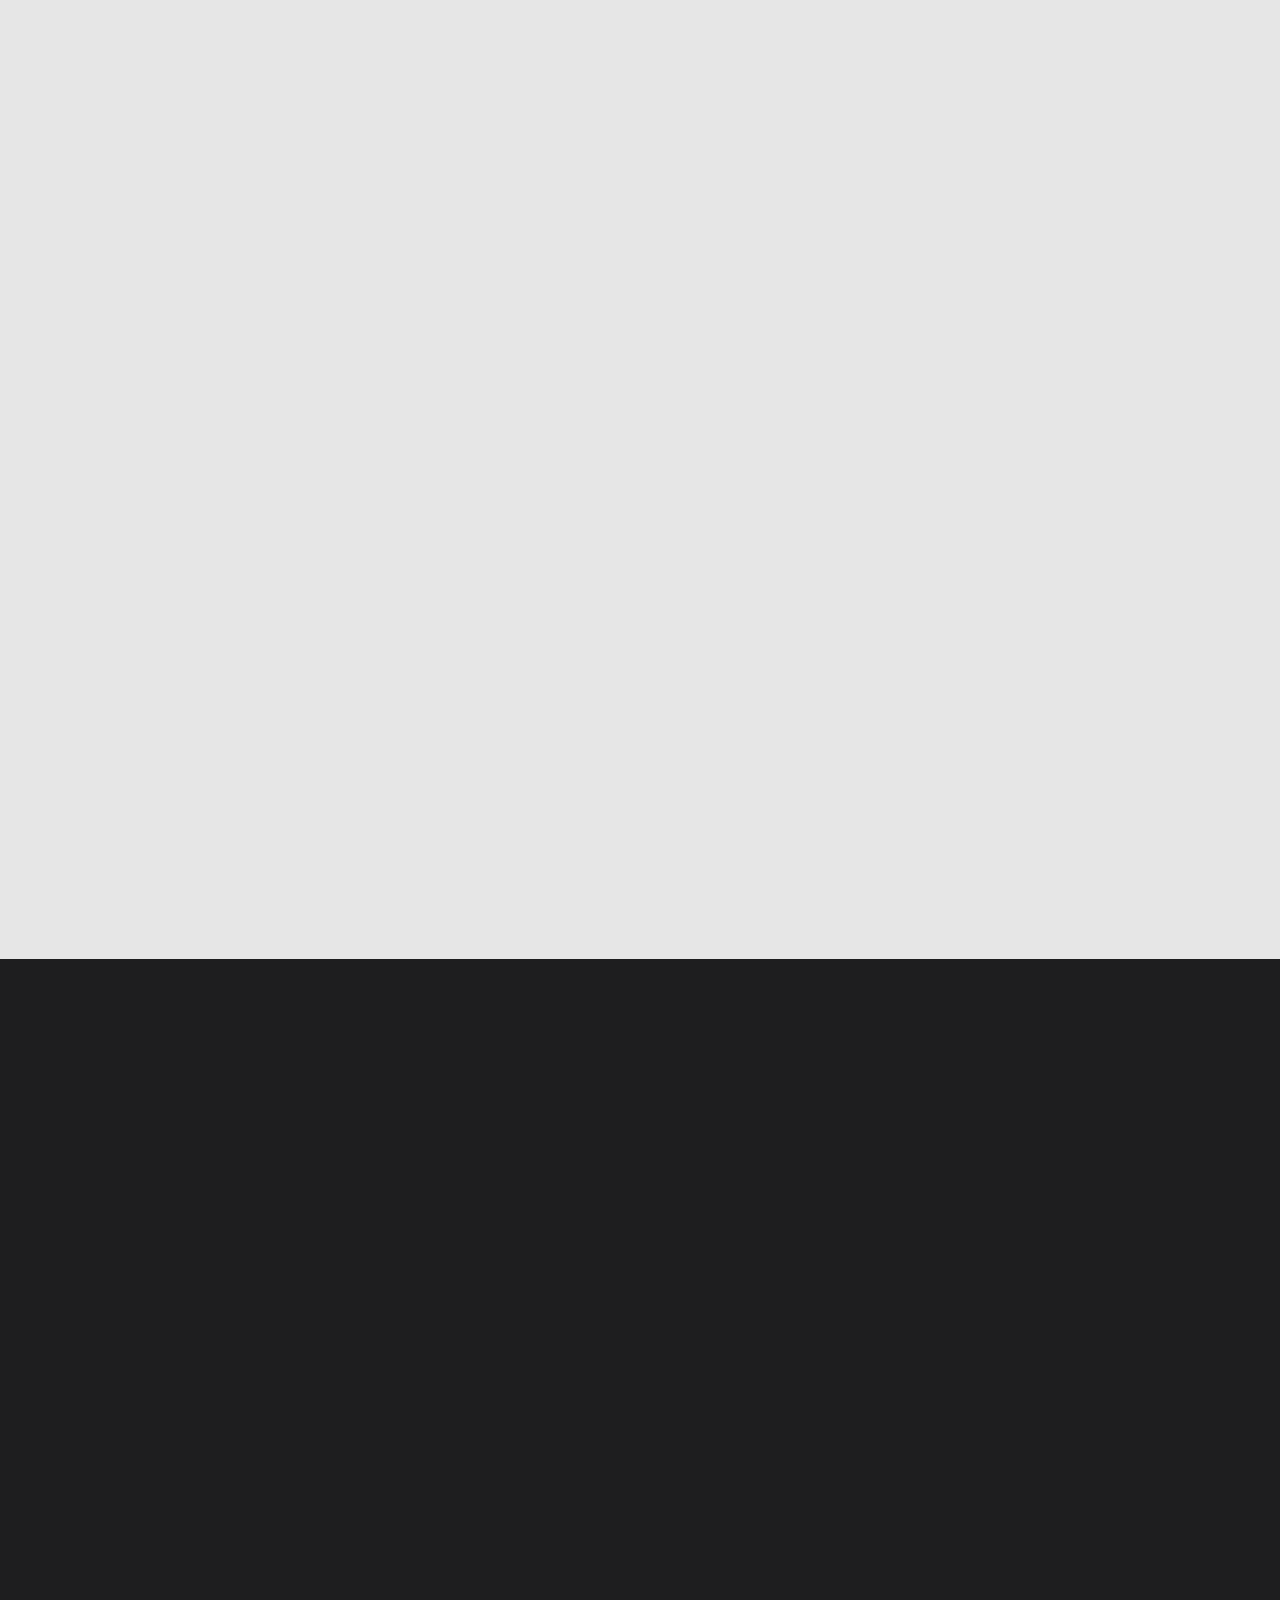
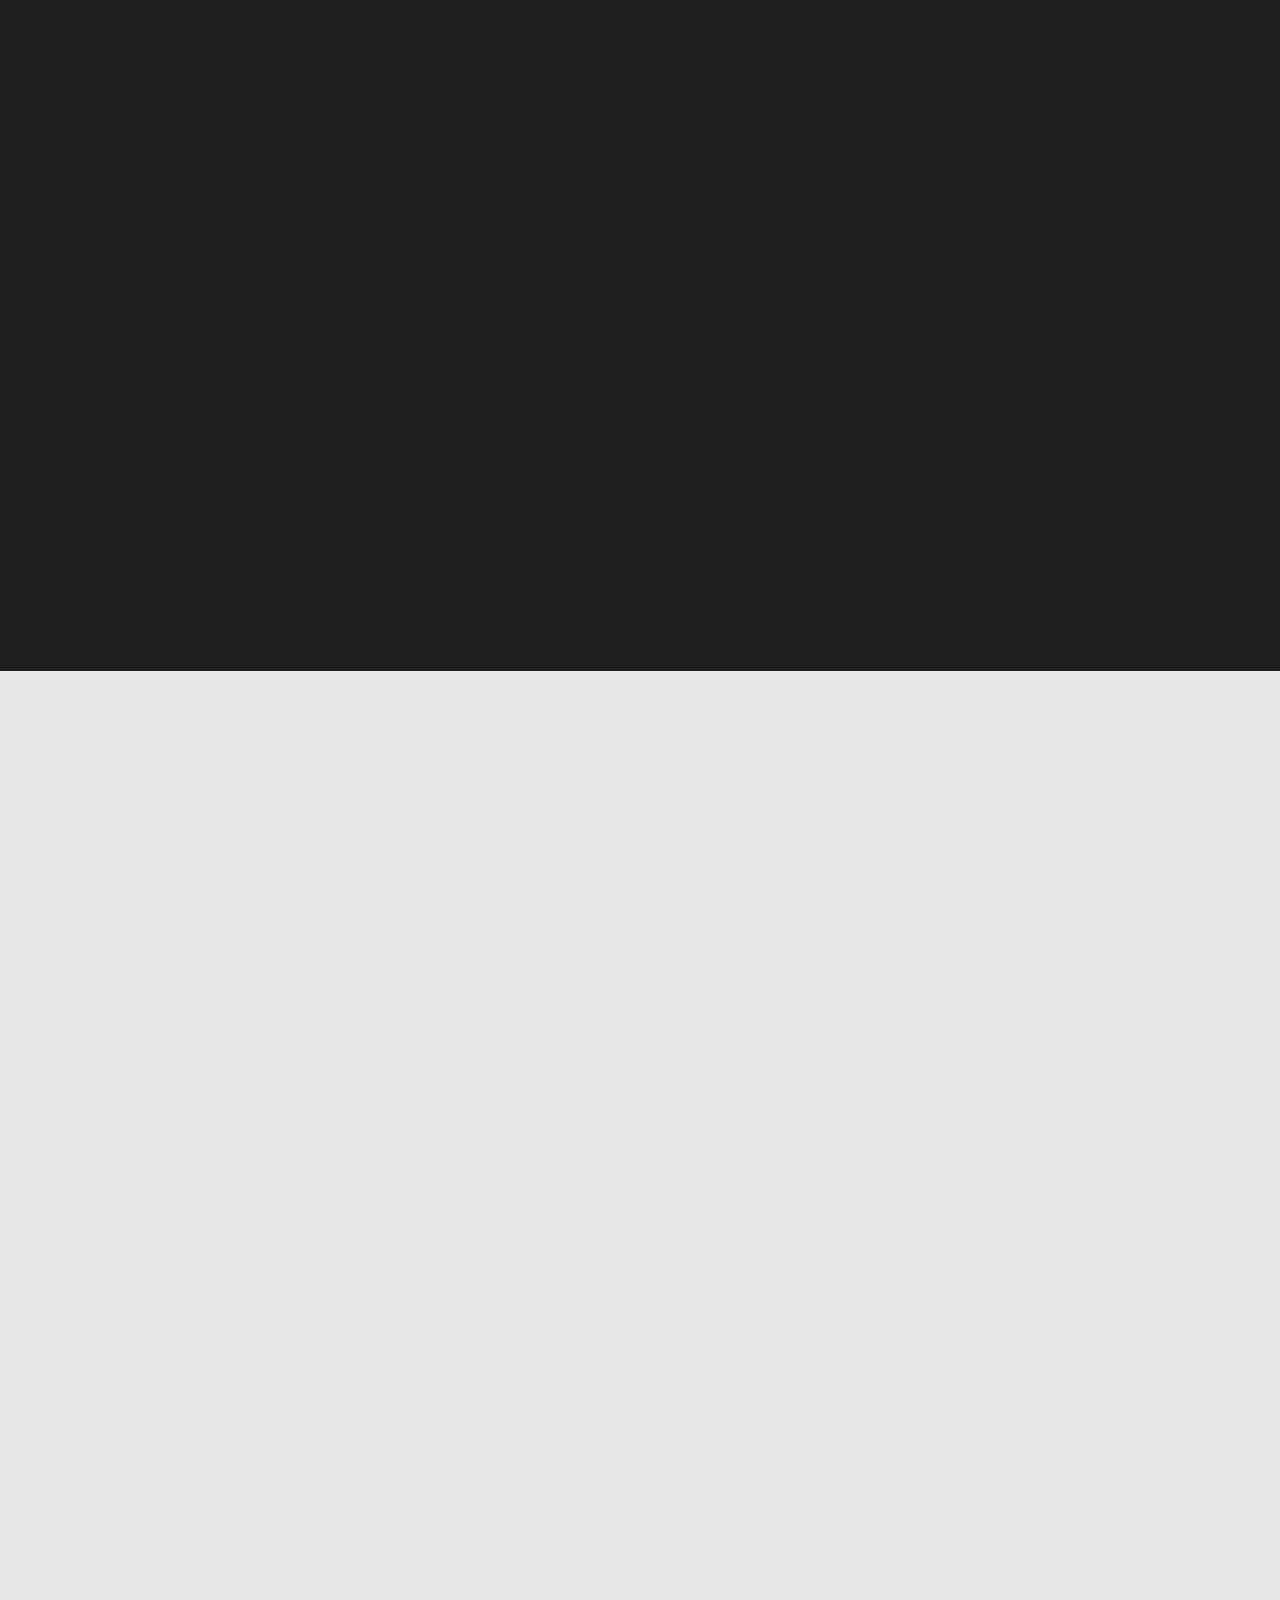
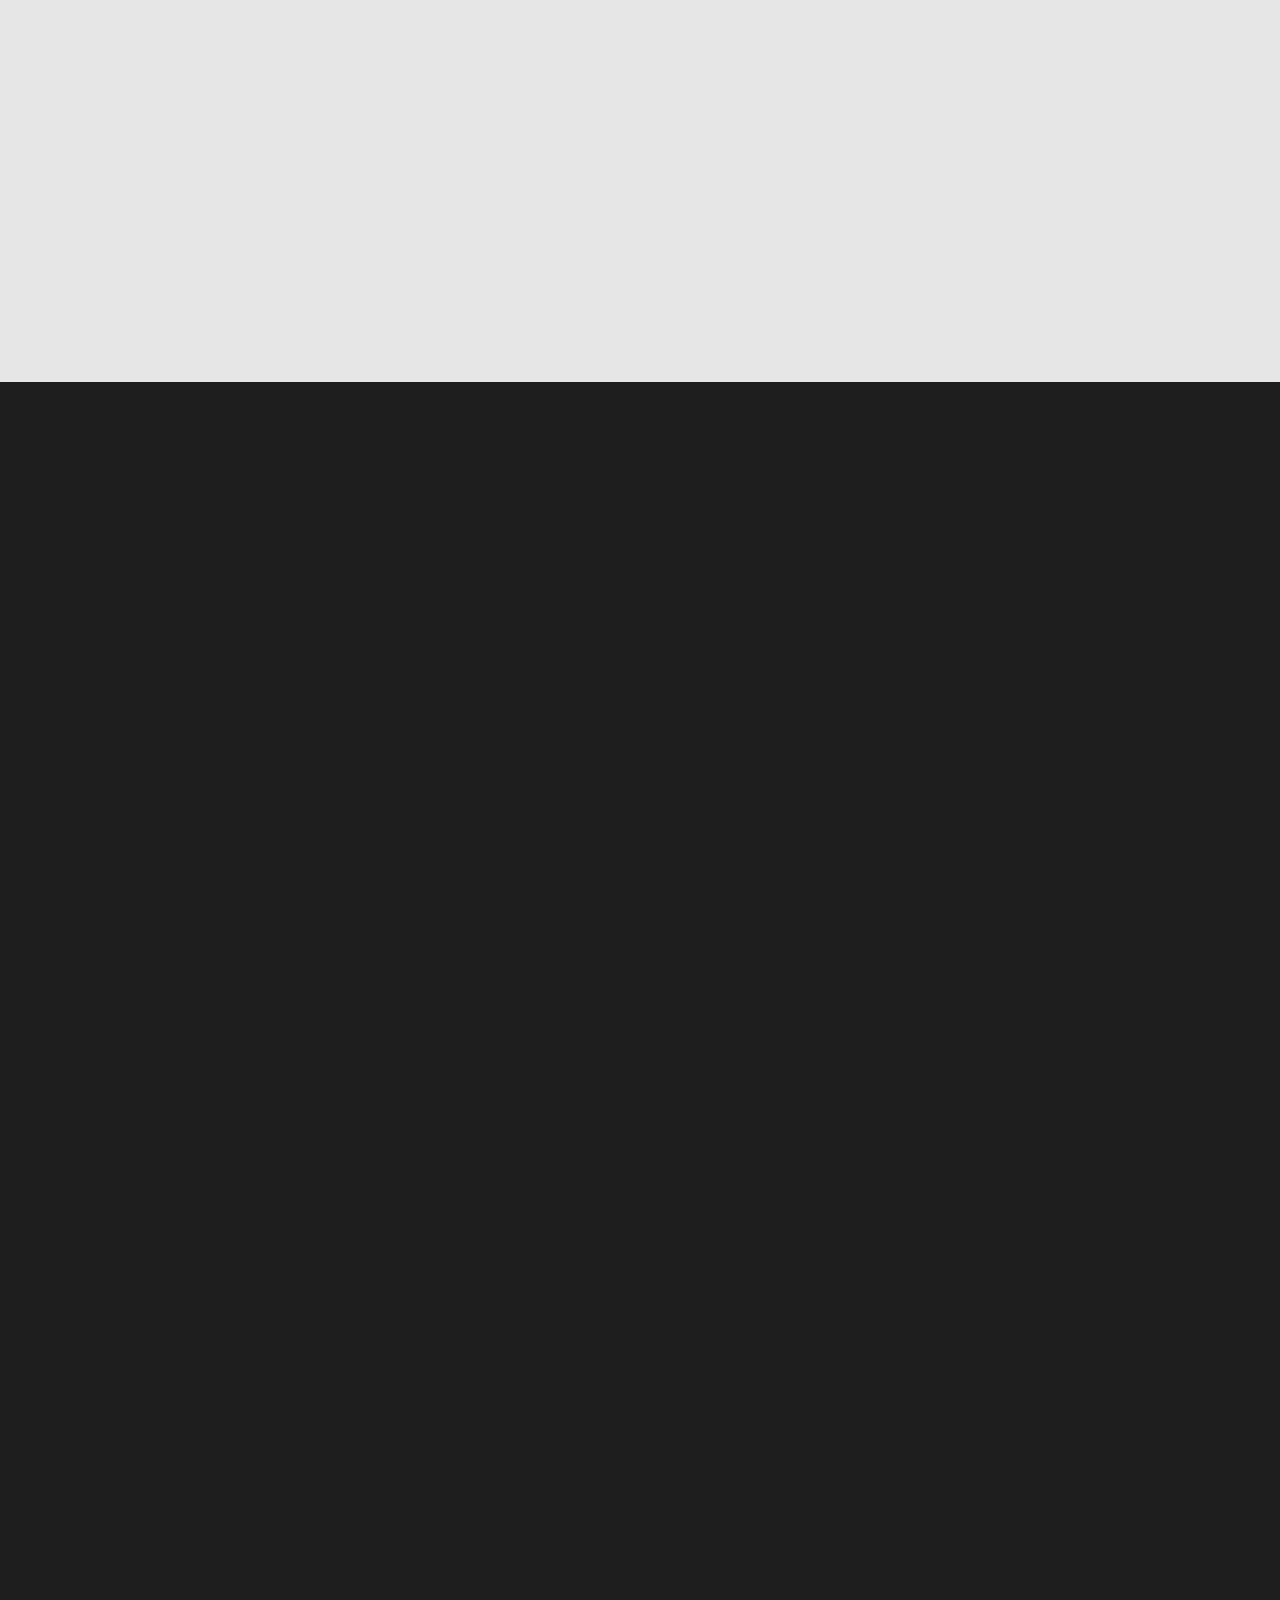
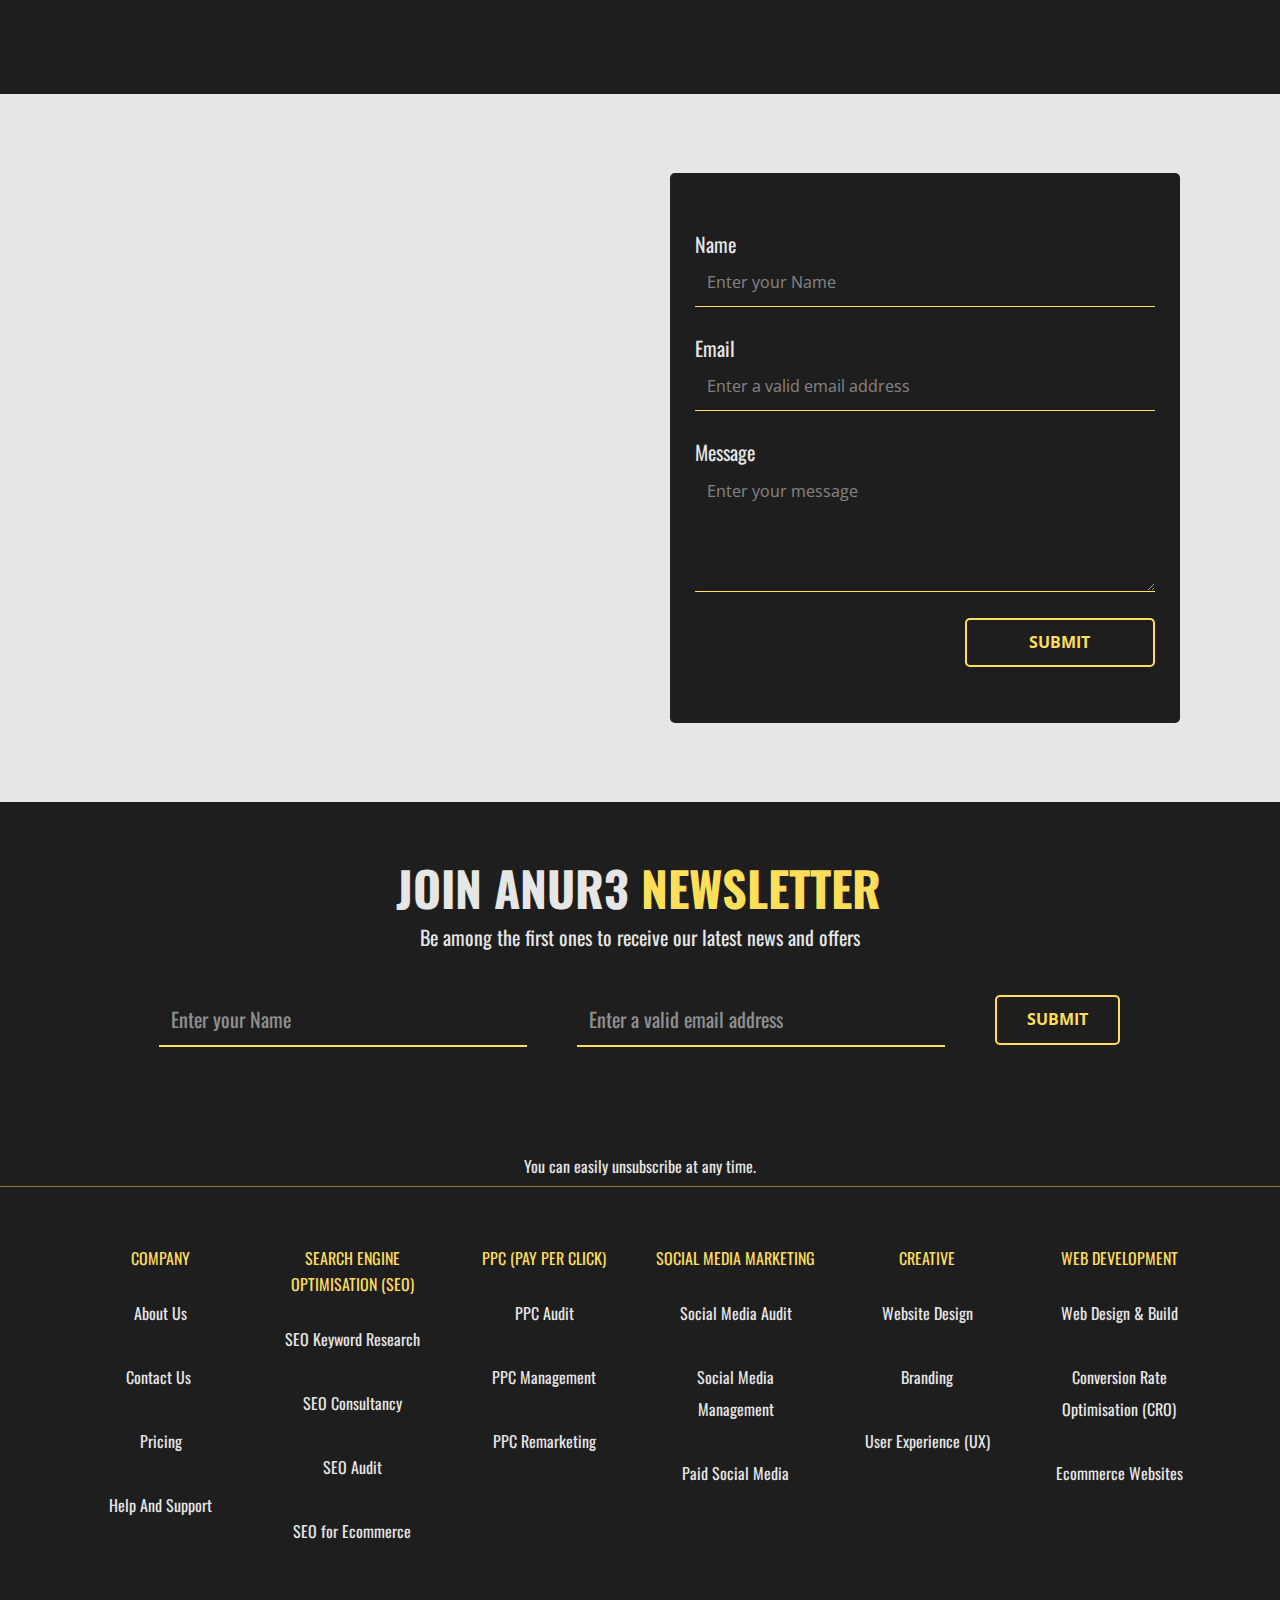
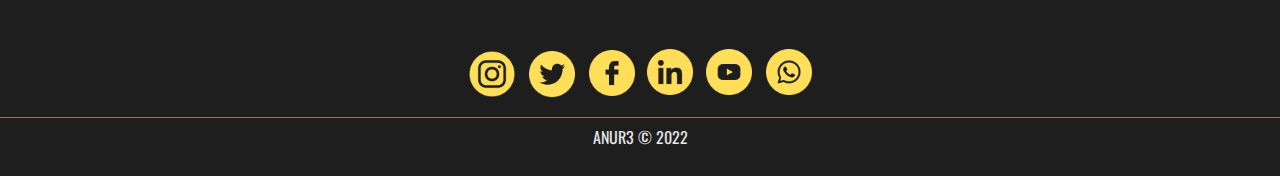
<file: Services.html>
<!DOCTYPE html>
<html style="font-size: 16px;" lang="en-RO"><head>
    <meta name="viewport" content="width=device-width, initial-scale=1.0">
    <meta charset="utf-8">
    <meta name="keywords" content="ANUR3, digital marketing agency, marketing, social media, website, web design, branding, instagram, facebook, ppc, seo, google ads, social media marketing, marketing agency, Romania, Bucuresti, marketing strategy, advertising agency, target marketing, marketing management, seo agency, brand marketing, e marketing, influencer">
    <meta name="description" content="WE WANT YOU TO HAVE THE BEST SERVICES FOR THE BEST PRICES.
">
    <meta property="og:title" content="ANUR3 - Services">
    <meta property="og:description" content="WE WANT YOU TO HAVE THE BEST SERVICES FOR THE BEST PRICES.
">
    <meta property="og:image" content="1.png">
    <meta property="og:url" content="www.anur3.com">
    <title>ANUR3 - Services</title>
    <link rel="stylesheet" href="nicepage.css" media="screen">
<link rel="stylesheet" href="Services.css" media="screen">
    <script class="u-script" type="text/javascript" src="jquery.js" "="" defer=""></script>
    <script class="u-script" type="text/javascript" src="nicepage.js" "="" defer=""></script>
    
    <link rel="icon" href="favicon.png">
    <link id="u-theme-google-font" rel="stylesheet" href="https://fonts.googleapis.com/css?family=Roboto:100,100i,300,300i,400,400i,500,500i,700,700i,900,900i|Open+Sans:300,300i,400,400i,500,500i,600,600i,700,700i,800,800i">
    <link id="u-page-google-font" rel="stylesheet" href="https://fonts.googleapis.com/css?family=Oswald:200,300,400,500,600,700">
    
    
    
    
    
    
    
    
    
    <script type="application/ld+json">{
		"@context": "http://schema.org",
		"@type": "Organization",
		"name": "WebSite2780458",
		"logo": "logo-24.png"
}</script>
    <meta name="theme-color" content="#478ac9">
    <meta property="og:type" content="website">
  <meta name="title" content="ANUR3 - Digital Marketing Agency">
<meta name="description" content="We will help you unlock your full potential with our services such as creating modern optimized websites, SEO, PPC, branding strategy, and more. ">
<meta name="keywords" content="ANUR3, digital marketing agency, marketing, social media, website, web design, branding, instagram, facebook, ppc, seo, google ads, social media marketing, marketing agency, Romania, Bucuresti, marketing strategy, advertising agency, target marketing, marketing management, seo agency, brand marketing, e marketing, influencer">
<meta name="robots" content="index, follow">
<meta http-equiv="Content-Type" content="text/html; charset=utf-8">
<meta name="language" content="English">
<meta name="revisit-after" content="3 days">
<meta name="author" content="ANUR3">
</head>
  <body class="u-body u-overlap u-xl-mode" data-lang="en"><header class="u-clearfix u-header u-header" id="sec-1b4d"><nav class="div1 u-align-right u-menu u-menu-hamburger u-menu-open-right u-offcanvas u-menu-1" data-responsive-from="XL">
        <div class="menu-collapse" style="font-size: 1.25rem; letter-spacing: 0px; font-weight: 500;">
          <a class="u-button-style u-custom-left-right-menu-spacing u-custom-padding-bottom u-custom-text-active-color u-custom-text-color u-custom-text-hover-color u-custom-top-bottom-menu-spacing u-file-icon u-nav-link u-text-active-palette-1-base u-text-custom-color-2 u-text-hover-palette-2-base u-file-icon-1" href="#">
            <img src="168214-82b48969.png" alt="">
          </a>
        </div>
        <div class="u-custom-menu u-nav-container">
          <ul class="u-custom-font u-font-oswald u-nav u-spacing-30 u-unstyled u-nav-1"><li class="u-nav-item"><a class="u-border-2 u-border-active-grey-90 u-border-hover-grey-50 u-border-no-left u-border-no-right u-border-no-top u-button-style u-nav-link u-text-active-black u-text-grey-70 u-text-hover-black" href="Home.html" style="padding: 10px 2px;">Home</a>
</li><li class="u-nav-item"><a class="u-border-2 u-border-active-grey-90 u-border-hover-grey-50 u-border-no-left u-border-no-right u-border-no-top u-button-style u-nav-link u-text-active-black u-text-grey-70 u-text-hover-black" href="About-us.html" style="padding: 10px 2px;">About Us</a>
</li><li class="u-nav-item"><a class="u-border-2 u-border-active-grey-90 u-border-hover-grey-50 u-border-no-left u-border-no-right u-border-no-top u-button-style u-nav-link u-text-active-black u-text-grey-70 u-text-hover-black" href="Portfolio.html" style="padding: 10px 2px;">Portfolio</a>
</li><li class="u-nav-item"><a class="u-border-2 u-border-active-grey-90 u-border-hover-grey-50 u-border-no-left u-border-no-right u-border-no-top u-button-style u-nav-link u-text-active-black u-text-grey-70 u-text-hover-black" href="Services.html" style="padding: 10px 2px;">Services</a>
</li><li class="u-nav-item"><a class="u-border-2 u-border-active-grey-90 u-border-hover-grey-50 u-border-no-left u-border-no-right u-border-no-top u-button-style u-nav-link u-text-active-black u-text-grey-70 u-text-hover-black" href="Pricing.html" style="padding: 10px 2px;">Pricing</a>
</li><li class="u-nav-item"><a class="u-border-2 u-border-active-grey-90 u-border-hover-grey-50 u-border-no-left u-border-no-right u-border-no-top u-button-style u-nav-link u-text-active-black u-text-grey-70 u-text-hover-black" href="Home.html#sec-4b5c" data-page-id="2780469" style="padding: 10px 2px;">Contact Us</a>
</li></ul>
        </div>
        <div class="u-custom-menu u-nav-container-collapse">
          <div class="u-container-style u-custom-color-2 u-inner-container-layout u-sidenav u-sidenav-1" data-offcanvas-width="394.7293">
            <div class="u-inner-container-layout u-sidenav-overflow">
              <div class="u-menu-close u-menu-close-1"></div>
              <ul class="u-align-center u-custom-font u-font-oswald u-nav u-popupmenu-items u-spacing-20 u-text-active-custom-color-1 u-text-custom-color-3 u-text-hover-custom-color-1 u-unstyled u-nav-2"><li class="u-nav-item"><a class="u-button-style u-nav-link" href="Home.html">Home</a>
</li><li class="u-nav-item"><a class="u-button-style u-nav-link" href="About-us.html">About Us</a>
</li><li class="u-nav-item"><a class="u-button-style u-nav-link" href="Portfolio.html">Portfolio</a>
</li><li class="u-nav-item"><a class="u-button-style u-nav-link" href="Services.html">Services</a>
</li><li class="u-nav-item"><a class="u-button-style u-nav-link" href="Pricing.html">Pricing</a>
</li><li class="u-nav-item"><a class="u-button-style u-nav-link" href="Home.html#sec-4b5c" data-page-id="2780469">Contact Us</a>
</li></ul>
            </div>
          </div>
          <div class="u-black u-menu-overlay u-opacity u-opacity-0"></div>
        </div>
      </nav><div class="div2 u-container-style u-group u-shape-rectangle u-group-1">
        <div class="u-container-layout u-valign-middle">
          <a href="Home.html" data-page-id="2780469" class="u-align-left u-image u-logo u-opacity u-opacity-95 u-image-1" data-image-width="1920" data-image-height="1080" title="Home">
            <img src="logo-24.png" class="u-logo-image u-logo-image-1">
          </a>
        </div>
      </div></header>
    <section class="u-clearfix u-custom-color-3 u-hidden-lg u-hidden-md u-hidden-xl u-section-1" id="sec-2ef5">
      <div class="u-clearfix u-sheet u-valign-middle-lg u-valign-middle-md u-valign-middle-xl u-sheet-1">
        <div class="u-clearfix u-expanded-width u-gutter-0 u-layout-wrap u-layout-wrap-1">
          <div class="u-layout" style="">
            <div class="u-layout-row" style="">
              <div class="u-align-left u-container-style u-layout-cell u-left-cell u-shape-rectangle u-size-23 u-size-xs-60 u-layout-cell-1" src="">
                <div class="u-container-layout u-valign-middle-lg u-valign-middle-md u-valign-middle-xl u-container-layout-1">
                  <div class="u-custom-color-1 u-shape u-shape-rectangle u-shape-1"></div>
                  <div class="u-clearfix u-group-elements u-group-elements-1">
                    <div class="u-custom-color-1 u-shape u-shape-rectangle u-shape-2"></div>
                    <div class="u-custom-color-1 u-shape u-shape-rectangle u-shape-3"></div>
                    <div class="u-custom-color-1 u-expanded-width-xs u-shape u-shape-rectangle u-shape-4"></div>
                    <a href="About-us.html#carousel_272b" data-page-id="2801589" class="u-border-none u-btn u-btn-round u-button-style u-custom-color-2 u-custom-font u-font-oswald u-hover-black u-radius-5 u-text-custom-color-3 u-text-hover-white u-btn-1">SEE MORE</a>
                    <h1 class="u-custom-font u-font-oswald u-text u-text-custom-color-2 u-title u-text-1"> WE BELIEVE IN DOING BUSINESS RESPONSIBLY</h1>
                  </div>
                </div>
              </div>
              <div class="u-align-center u-container-style u-hidden-sm u-hidden-xs u-image u-layout-cell u-right-cell u-size-37 u-size-xs-60 u-image-1" src="" data-image-width="1080" data-image-height="1080">
                <div class="u-container-layout u-valign-middle u-container-layout-2" src=""></div>
              </div>
            </div>
          </div>
        </div>
      </div>
    </section>
    <section class="u-clearfix u-hidden-sm u-hidden-xs u-image u-section-2" id="carousel_fded" data-image-width="1267" data-image-height="864">
      <div class="u-clearfix u-sheet u-sheet-1"></div>
    </section>
    <section class="u-clearfix u-custom-color-2 u-section-3" id="carousel_272b">
      <div class="u-clearfix u-sheet u-valign-middle-xl u-sheet-1">
        <div class="u-clearfix u-expanded-width u-layout-wrap u-layout-wrap-1" data-animation-name="customAnimationIn" data-animation-duration="1000">
          <div class="u-layout" style="">
            <div class="u-layout-row" style="">
              <div class="u-container-style u-layout-cell u-size-30-lg u-size-30-xl u-size-60-md u-size-60-sm u-size-60-xs u-layout-cell-1">
                <div class="u-container-layout u-valign-middle-lg u-valign-middle-md u-valign-middle-sm u-valign-middle-xl u-container-layout-1">
                  <div class="u-container-style u-expanded-width-xs u-group u-shape-rectangle u-group-1">
                    <div class="u-container-layout u-container-layout-2">
                      <h1 class="u-custom-font u-font-oswald u-text u-text-custom-color-3 u-text-1">
                        <font color="#ffde59">SEO </font>Keyword Research
                      </h1>
                    </div>
                  </div>
                </div>
              </div>
              <div class="u-container-style u-layout-cell u-size-30-lg u-size-30-xl u-size-60-md u-size-60-sm u-size-60-xs u-layout-cell-2">
                <div class="u-container-layout u-valign-middle-lg u-valign-middle-xl u-valign-top-md u-valign-top-sm u-valign-top-xs u-container-layout-3">
                  <p class="u-custom-font u-font-oswald u-text u-text-custom-color-3 u-text-default-lg u-text-default-md u-text-default-sm u-text-default-xl u-text-2"> Keyword research is the foundation of every site's search engine optimization approach. Using the right terms and phrases for your audience generates relevant search traffic for your business. By targeting individuals who are actively looking for your services, you may enhance conversions and brand recognition.</p>
                </div>
              </div>
            </div>
          </div>
        </div>
        <div class="u-clearfix u-expanded-width u-layout-wrap u-layout-wrap-2" data-animation-name="customAnimationIn" data-animation-duration="1000">
          <div class="u-layout" style="">
            <div class="u-layout-row" style="">
              <div class="u-container-style u-layout-cell u-size-30-lg u-size-30-xl u-size-60-md u-size-60-sm u-size-60-xs u-layout-cell-3">
                <div class="u-container-layout u-valign-middle-lg u-valign-middle-md u-valign-middle-sm u-valign-middle-xl u-container-layout-4">
                  <div class="u-container-style u-expanded-width-xs u-group u-shape-rectangle u-group-2">
                    <div class="u-container-layout u-valign-middle u-container-layout-5">
                      <h1 class="u-custom-font u-font-oswald u-text u-text-custom-color-3 u-text-3">
                        <font color="#ffde59">SEO </font>Consultancy
                      </h1>
                    </div>
                  </div>
                </div>
              </div>
              <div class="u-container-style u-layout-cell u-size-30-lg u-size-30-xl u-size-60-md u-size-60-sm u-size-60-xs u-layout-cell-4">
                <div class="u-container-layout u-valign-middle-lg u-valign-middle-xl u-valign-top-md u-valign-top-sm u-valign-top-xs u-container-layout-6">
                  <p class="u-align-left-md u-align-left-sm u-align-left-xs u-custom-font u-font-oswald u-text u-text-custom-color-3 u-text-default-lg u-text-default-md u-text-default-sm u-text-default-xl u-text-4"> We recognize that each client's needs are unique, and our organic search consultation service is meant to develop a systematic strategy that will provide you with practical and measurable results.</p>
                </div>
              </div>
            </div>
          </div>
        </div>
        <div class="u-clearfix u-expanded-width u-layout-wrap u-layout-wrap-3" data-animation-name="customAnimationIn" data-animation-duration="1000">
          <div class="u-layout" style="">
            <div class="u-layout-row" style="">
              <div class="u-container-style u-layout-cell u-size-30-lg u-size-30-xl u-size-60-md u-size-60-sm u-size-60-xs u-layout-cell-5">
                <div class="u-container-layout u-valign-middle-lg u-valign-middle-md u-valign-middle-sm u-valign-middle-xl u-container-layout-7">
                  <div class="u-container-style u-expanded-width-xs u-group u-shape-rectangle u-group-3">
                    <div class="u-container-layout u-valign-middle u-container-layout-8">
                      <h1 class="u-custom-font u-font-oswald u-text u-text-custom-color-3 u-text-5">
                        <font color="#ffde59">SEO </font> AUDIt
                      </h1>
                    </div>
                  </div>
                </div>
              </div>
              <div class="u-container-style u-layout-cell u-size-30-lg u-size-30-xl u-size-60-md u-size-60-sm u-size-60-xs u-layout-cell-6">
                <div class="u-container-layout u-valign-middle-lg u-valign-middle-xl u-valign-top-md u-valign-top-sm u-valign-top-xs u-container-layout-9">
                  <p class="u-custom-font u-font-oswald u-text u-text-custom-color-3 u-text-default-lg u-text-default-md u-text-default-sm u-text-default-xl u-text-6"> We analyze your keywords, competition, technological implementation, localization, and other search engine metrics. We'll tell you where your company stands right now in our complete SEO audit report. We'll go on to detail the steps necessary to get you where you want to go.</p>
                </div>
              </div>
            </div>
          </div>
        </div>
        <div class="u-clearfix u-expanded-width u-layout-wrap u-layout-wrap-4" data-animation-name="customAnimationIn" data-animation-duration="1000">
          <div class="u-layout" style="">
            <div class="u-layout-row" style="">
              <div class="u-container-style u-layout-cell u-size-30-lg u-size-30-xl u-size-60-md u-size-60-sm u-size-60-xs u-layout-cell-7">
                <div class="u-container-layout u-valign-middle-lg u-valign-middle-md u-valign-middle-sm u-valign-middle-xl u-container-layout-10">
                  <div class="u-container-style u-expanded-width-xs u-group u-shape-rectangle u-group-4">
                    <div class="u-container-layout u-valign-middle-xs u-container-layout-11">
                      <h1 class="u-custom-font u-font-oswald u-text u-text-custom-color-3 u-text-7">
                        <font color="#ffde59">SEO </font> for ecommerce
                      </h1>
                    </div>
                  </div>
                </div>
              </div>
              <div class="u-container-style u-layout-cell u-size-30-lg u-size-30-xl u-size-60-md u-size-60-sm u-size-60-xs u-layout-cell-8">
                <div class="u-container-layout u-valign-bottom-md u-valign-bottom-sm u-valign-bottom-xs u-valign-middle-lg u-valign-middle-xl u-container-layout-12">
                  <p class="u-custom-font u-font-oswald u-text u-text-custom-color-3 u-text-default-lg u-text-default-md u-text-default-sm u-text-default-xl u-text-8"> What focus on the metric that matters to you, sales!&nbsp;Our search engine optimization services for your online store, items, and other aspects of your store will improve your organic search visibility. You will acquire more motivated internet traffic that will not waste time browsing for things of interest!</p>
                </div>
              </div>
            </div>
          </div>
        </div>
      </div>
    </section>
    <section class="u-clearfix u-custom-color-3 u-section-4" id="carousel_f987">
      <div class="u-clearfix u-sheet u-valign-middle u-sheet-1">
        <div class="u-clearfix u-expanded-width u-layout-wrap u-layout-wrap-1" data-animation-name="customAnimationIn" data-animation-duration="1000">
          <div class="u-layout" style="">
            <div class="u-layout-row" style="">
              <div class="u-container-style u-layout-cell u-size-30-lg u-size-30-xl u-size-60-md u-size-60-sm u-size-60-xs u-layout-cell-1">
                <div class="u-container-layout u-valign-middle-lg u-valign-middle-md u-valign-middle-sm u-valign-middle-xl u-container-layout-1">
                  <div class="u-container-style u-expanded-width-xs u-group u-shape-rectangle u-group-1">
                    <div class="u-container-layout u-valign-middle u-container-layout-2">
                      <h1 class="u-custom-font u-font-oswald u-text u-text-custom-color-2 u-text-1">
                        <font color="#ffde59"></font>ppc&nbsp;AUDIt
                      </h1>
                    </div>
                  </div>
                </div>
              </div>
              <div class="u-container-style u-layout-cell u-size-30-lg u-size-30-xl u-size-60-md u-size-60-sm u-size-60-xs u-layout-cell-2">
                <div class="u-container-layout u-valign-middle u-container-layout-3">
                  <p class="u-custom-font u-font-oswald u-text u-text-custom-color-2 u-text-default-lg u-text-default-md u-text-default-sm u-text-default-xl u-text-2"> A PPC account is made up of a variety of complicated components that may be tweaked and adjusted to increase performance. A paid search audit provides your company with the results it deserves. A PPC audit will offer you with a detailed list of recommendations for optimizing your sponsored search budget.</p>
                </div>
              </div>
            </div>
          </div>
        </div>
        <div class="u-clearfix u-expanded-width u-layout-wrap u-layout-wrap-2" data-animation-name="customAnimationIn" data-animation-duration="1000">
          <div class="u-layout" style="">
            <div class="u-layout-row" style="">
              <div class="u-container-style u-layout-cell u-size-30-lg u-size-30-xl u-size-60-md u-size-60-sm u-size-60-xs u-layout-cell-3">
                <div class="u-container-layout u-valign-middle-lg u-valign-middle-md u-valign-middle-sm u-valign-middle-xl u-container-layout-4">
                  <div class="u-container-style u-expanded-width-xs u-group u-shape-rectangle u-group-2">
                    <div class="u-container-layout u-valign-middle u-container-layout-5">
                      <h1 class="u-custom-font u-font-oswald u-text u-text-custom-color-2 u-text-3">
                        <font color="#ffde59"></font>PPC Management
                      </h1>
                    </div>
                  </div>
                </div>
              </div>
              <div class="u-container-style u-layout-cell u-size-30-lg u-size-30-xl u-size-60-md u-size-60-sm u-size-60-xs u-layout-cell-4">
                <div class="u-container-layout u-valign-middle-lg u-valign-middle-xl u-valign-top-md u-valign-top-sm u-valign-top-xs u-container-layout-6">
                  <p class="u-custom-font u-font-oswald u-text u-text-custom-color-2 u-text-default-lg u-text-default-md u-text-default-sm u-text-default-xl u-text-4"> We are ANUR3, a PPC firm that provides PPC Management Services to help your business succeed. This implies that we can develop an effective and optimized paid search strategy to reach your objectives. We can ensure that the correct advertising are shown to the right users, resulting in outcomes that have a direct influence on your company's performance.</p>
                </div>
              </div>
            </div>
          </div>
        </div>
        <div class="u-clearfix u-expanded-width u-layout-wrap u-layout-wrap-3" data-animation-name="customAnimationIn" data-animation-duration="1000">
          <div class="u-layout" style="">
            <div class="u-layout-row" style="">
              <div class="u-container-style u-layout-cell u-size-30-lg u-size-30-xl u-size-60-md u-size-60-sm u-size-60-xs u-layout-cell-5">
                <div class="u-container-layout u-valign-middle-lg u-valign-middle-md u-valign-middle-sm u-valign-middle-xl u-container-layout-7">
                  <div class="u-container-style u-expanded-width-xs u-group u-shape-rectangle u-group-3">
                    <div class="u-container-layout u-valign-middle u-container-layout-8">
                      <h1 class="u-custom-font u-font-oswald u-text u-text-custom-color-2 u-text-5">
                        <font color="#ffde59"></font>PPC Remarketing
                      </h1>
                    </div>
                  </div>
                </div>
              </div>
              <div class="u-container-style u-layout-cell u-size-30-lg u-size-30-xl u-size-60-md u-size-60-sm u-size-60-xs u-layout-cell-6">
                <div class="u-container-layout u-valign-middle-lg u-valign-middle-xl u-valign-top-md u-valign-top-sm u-valign-top-xs u-container-layout-9">
                  <p class="u-custom-font u-font-oswald u-text u-text-custom-color-2 u-text-default-lg u-text-default-md u-text-default-sm u-text-default-xl u-text-6"> PPC remarketing is the act of nurturing and finally converting previously lost prospects. Remarketing your company to former leads and contacts may be an extremely successful strategy to interact with previous visitors who have showed an interest in your company. These visitors are more likely to connect with your company again since they have already demonstrated interest.</p>
                </div>
              </div>
            </div>
          </div>
        </div>
      </div>
    </section>
    <section class="u-clearfix u-custom-color-2 u-section-5" id="carousel_0e64">
      <div class="u-clearfix u-sheet u-valign-middle u-sheet-1">
        <div class="u-clearfix u-expanded-width u-layout-wrap u-layout-wrap-1" data-animation-name="customAnimationIn" data-animation-duration="1000">
          <div class="u-layout" style="">
            <div class="u-layout-row" style="">
              <div class="u-container-style u-layout-cell u-size-30-lg u-size-30-xl u-size-60-md u-size-60-sm u-size-60-xs u-layout-cell-1">
                <div class="u-container-layout u-valign-middle-lg u-valign-middle-md u-valign-middle-sm u-valign-middle-xl u-container-layout-1">
                  <div class="u-container-style u-expanded-width-xs u-group u-shape-rectangle u-group-1">
                    <div class="u-container-layout u-container-layout-2">
                      <h1 class="u-custom-font u-font-oswald u-text u-text-custom-color-3 u-text-1">
                        <font color="#ffde59"></font>
                        <span class="u-text-custom-color-1"> Social Media</span> Audit
                      </h1>
                    </div>
                  </div>
                </div>
              </div>
              <div class="u-container-style u-layout-cell u-size-30-lg u-size-30-xl u-size-60-md u-size-60-sm u-size-60-xs u-layout-cell-2">
                <div class="u-container-layout u-valign-middle u-container-layout-3">
                  <p class="u-custom-font u-font-oswald u-text u-text-custom-color-3 u-text-default-lg u-text-default-md u-text-default-sm u-text-default-xl u-text-2"> A thorough social media audit may be quite valuable to your company. It may expose flaws in your social marketing plan, give precise information on your customers' and visitors' habits or behaviors, and assist you in driving brand engagement.</p>
                </div>
              </div>
            </div>
          </div>
        </div>
        <div class="u-clearfix u-expanded-width u-layout-wrap u-layout-wrap-2" data-animation-name="customAnimationIn" data-animation-duration="1000">
          <div class="u-layout" style="">
            <div class="u-layout-row" style="">
              <div class="u-container-style u-layout-cell u-size-30-lg u-size-30-xl u-size-60-md u-size-60-sm u-size-60-xs u-layout-cell-3">
                <div class="u-container-layout u-valign-middle-lg u-valign-middle-md u-valign-middle-sm u-valign-middle-xl u-container-layout-4">
                  <div class="u-container-style u-expanded-width-xs u-group u-shape-rectangle u-group-2">
                    <div class="u-container-layout u-valign-middle u-container-layout-5">
                      <h1 class="u-custom-font u-font-oswald u-text u-text-custom-color-3 u-text-3">
                        <font color="#ffde59"></font>
                        <span class="u-text-custom-color-1">Social Media</span> Management
                      </h1>
                    </div>
                  </div>
                </div>
              </div>
              <div class="u-container-style u-layout-cell u-size-30-lg u-size-30-xl u-size-60-md u-size-60-sm u-size-60-xs u-layout-cell-4">
                <div class="u-container-layout u-valign-middle-lg u-valign-middle-xl u-valign-top-md u-valign-top-sm u-valign-top-xs u-container-layout-6">
                  <p class="u-custom-font u-font-oswald u-text u-text-custom-color-3 u-text-default-lg u-text-default-md u-text-default-sm u-text-default-xl u-text-4"> The key to maximizing the potential of social media is to get consumers talking about your company and brand; after all, that is why social media was invented. That is what ANUR3 will accomplish for each account and network that we administer. We can handle all networks and account sizes, from Facebook and Twitter to LinkedIn and YouTube.</p>
                </div>
              </div>
            </div>
          </div>
        </div>
        <div class="u-clearfix u-expanded-width u-layout-wrap u-layout-wrap-3" data-animation-name="customAnimationIn" data-animation-duration="1000">
          <div class="u-layout" style="">
            <div class="u-layout-row" style="">
              <div class="u-container-style u-layout-cell u-size-30-lg u-size-30-xl u-size-60-md u-size-60-sm u-size-60-xs u-layout-cell-5">
                <div class="u-container-layout u-valign-middle-lg u-valign-middle-md u-valign-middle-sm u-valign-middle-xl u-container-layout-7">
                  <div class="u-container-style u-expanded-width-xs u-group u-shape-rectangle u-group-3">
                    <div class="u-container-layout u-valign-middle u-container-layout-8">
                      <h1 class="u-custom-font u-font-oswald u-text u-text-custom-color-3 u-text-5">
                        <font color="#ffde59"></font>Paid <span class="u-text-custom-color-1">Social Media</span>
                      </h1>
                    </div>
                  </div>
                </div>
              </div>
              <div class="u-container-style u-layout-cell u-size-30-lg u-size-30-xl u-size-60-md u-size-60-sm u-size-60-xs u-layout-cell-6">
                <div class="u-container-layout u-valign-middle-lg u-valign-middle-xl u-valign-top-md u-valign-top-sm u-valign-top-xs u-container-layout-9">
                  <p class="u-custom-font u-font-oswald u-text u-text-custom-color-3 u-text-default-lg u-text-default-md u-text-default-sm u-text-default-xl u-text-6"> As with any marketing spend, your company must ensure that it is getting the maximum return on its paid social investment. The ANUR3 social media managers ensure that your social advertising money is used as efficiently as possible. We maintain track of your social networks for you by conducting frequent evaluations. Whatever your KPIs are, we are here to assist.</p>
                </div>
              </div>
            </div>
          </div>
        </div>
      </div>
    </section>
    <section class="u-clearfix u-custom-color-3 u-section-6" id="carousel_1069">
      <div class="u-clearfix u-sheet u-valign-middle u-sheet-1">
        <div class="u-clearfix u-expanded-width u-layout-wrap u-layout-wrap-1" data-animation-name="customAnimationIn" data-animation-duration="1000">
          <div class="u-layout" style="">
            <div class="u-layout-row" style="">
              <div class="u-container-style u-layout-cell u-size-30-lg u-size-30-xl u-size-60-md u-size-60-sm u-size-60-xs u-layout-cell-1">
                <div class="u-container-layout u-valign-middle-lg u-valign-middle-md u-valign-middle-sm u-valign-middle-xl u-container-layout-1">
                  <div class="u-container-style u-expanded-width-xs u-group u-shape-rectangle u-group-1">
                    <div class="u-container-layout u-valign-middle u-container-layout-2">
                      <h1 class="u-custom-font u-font-oswald u-text u-text-custom-color-2 u-text-1">
                        <font color="#ffde59"></font> Website Design
                      </h1>
                    </div>
                  </div>
                </div>
              </div>
              <div class="u-container-style u-layout-cell u-size-30-lg u-size-30-xl u-size-60-md u-size-60-sm u-size-60-xs u-layout-cell-2">
                <div class="u-container-layout u-valign-middle u-container-layout-3">
                  <p class="u-custom-font u-font-oswald u-text u-text-custom-color-2 u-text-default-lg u-text-default-md u-text-default-sm u-text-default-xl u-text-2"> ANUR3 websites have lightning-fast load speeds and perform well on search engine results pages. Because website performance is a crucial ranking factor for Google (and other search engines), your website will outperform the competition! We will provide your website to best-in-class standards by utilizing performance testing tools.&nbsp;<br>
                    <br>The faster your website loads, the lower your bounce rate will be and the more potential customers you will be able to serve. This increases conversion rates, resulting in more leads, conversions, and revenue for your company.
                  </p>
                </div>
              </div>
            </div>
          </div>
        </div>
        <div class="u-clearfix u-expanded-width u-layout-wrap u-layout-wrap-2" data-animation-name="customAnimationIn" data-animation-duration="1000">
          <div class="u-layout" style="">
            <div class="u-layout-row" style="">
              <div class="u-container-style u-layout-cell u-size-30-lg u-size-30-xl u-size-60-md u-size-60-sm u-size-60-xs u-layout-cell-3">
                <div class="u-container-layout u-valign-middle-lg u-valign-middle-md u-valign-middle-sm u-valign-middle-xl u-container-layout-4">
                  <div class="u-container-style u-expanded-width-xs u-group u-shape-rectangle u-group-2">
                    <div class="u-container-layout u-valign-middle u-container-layout-5">
                      <h1 class="u-custom-font u-font-oswald u-text u-text-custom-color-2 u-text-3">
                        <font color="#ffde59"></font>Branding
                      </h1>
                    </div>
                  </div>
                </div>
              </div>
              <div class="u-container-style u-layout-cell u-size-30-lg u-size-30-xl u-size-60-md u-size-60-sm u-size-60-xs u-layout-cell-4">
                <div class="u-container-layout u-valign-middle-lg u-valign-middle-xl u-valign-top-md u-valign-top-sm u-valign-top-xs u-container-layout-6">
                  <p class="u-custom-font u-font-oswald u-text u-text-custom-color-2 u-text-default-lg u-text-default-md u-text-default-sm u-text-default-xl u-text-4"> It is critical that your brand remains as powerful as possible from the start. To establish your brand, we will collaborate with you to develop a rollout plan that is personalized to your specific requirements.</p>
                </div>
              </div>
            </div>
          </div>
        </div>
        <div class="u-clearfix u-expanded-width u-layout-wrap u-layout-wrap-3" data-animation-name="customAnimationIn" data-animation-duration="1000">
          <div class="u-layout" style="">
            <div class="u-layout-row" style="">
              <div class="u-container-style u-layout-cell u-size-30-lg u-size-30-xl u-size-60-md u-size-60-sm u-size-60-xs u-layout-cell-5">
                <div class="u-container-layout u-valign-middle-lg u-valign-middle-md u-valign-middle-sm u-valign-middle-xl u-container-layout-7">
                  <div class="u-container-style u-expanded-width-xs u-group u-shape-rectangle u-group-3">
                    <div class="u-container-layout u-valign-middle u-container-layout-8">
                      <h1 class="u-custom-font u-font-oswald u-text u-text-custom-color-2 u-text-5">
                        <font color="#ffde59"></font>User Experience (UX)
                      </h1>
                    </div>
                  </div>
                </div>
              </div>
              <div class="u-container-style u-layout-cell u-size-30-lg u-size-30-xl u-size-60-md u-size-60-sm u-size-60-xs u-layout-cell-6">
                <div class="u-container-layout u-valign-middle-lg u-valign-middle-xl u-valign-top-md u-valign-top-sm u-valign-top-xs u-container-layout-9">
                  <p class="u-custom-font u-font-oswald u-text u-text-custom-color-2 u-text-default-lg u-text-default-md u-text-default-sm u-text-default-xl u-text-6"> A diverse range of talents is required for great UX design. Planning and insight are followed by design and development. We hunt for inefficiencies by examining the full user journey from beginning to end. Our goal is to improve user flow and experience, frequently through innovative solutions.</p>
                </div>
              </div>
            </div>
          </div>
        </div>
      </div>
    </section>
    <section class="u-clearfix u-custom-color-2 u-section-7" id="carousel_1835">
      <div class="u-clearfix u-sheet u-valign-middle u-sheet-1">
        <div class="u-clearfix u-expanded-width u-layout-wrap u-layout-wrap-1" data-animation-name="customAnimationIn" data-animation-duration="1000">
          <div class="u-layout" style="">
            <div class="u-layout-row" style="">
              <div class="u-container-style u-layout-cell u-size-30-lg u-size-30-xl u-size-60-md u-size-60-sm u-size-60-xs u-layout-cell-1">
                <div class="u-container-layout u-valign-middle-lg u-valign-middle-md u-valign-middle-sm u-valign-middle-xl u-container-layout-1">
                  <div class="u-container-style u-expanded-width-xs u-group u-shape-rectangle u-group-1">
                    <div class="u-container-layout u-container-layout-2">
                      <h1 class="u-custom-font u-font-oswald u-text u-text-custom-color-3 u-text-1">
                        <font color="#ffde59"></font>
                        <span class="u-text-custom-color-1">Web Design</span> &amp; Build
                      </h1>
                    </div>
                  </div>
                </div>
              </div>
              <div class="u-container-style u-layout-cell u-size-30-lg u-size-30-xl u-size-60-md u-size-60-sm u-size-60-xs u-layout-cell-2">
                <div class="u-container-layout u-valign-middle u-container-layout-3">
                  <p class="u-custom-font u-font-oswald u-text u-text-custom-color-3 u-text-default-lg u-text-default-md u-text-default-sm u-text-default-xl u-text-2"> Custom web design is essential for any business since we live in a world where you must stand out. You've come to the correct spot if you're searching for a bespoke web design. We thrive on imaginative and creative thinking and will provide a site tailored to your exact requirements.</p>
                </div>
              </div>
            </div>
          </div>
        </div>
        <div class="u-clearfix u-expanded-width u-layout-wrap u-layout-wrap-2" data-animation-name="customAnimationIn" data-animation-duration="1000">
          <div class="u-layout" style="">
            <div class="u-layout-row" style="">
              <div class="u-container-style u-layout-cell u-size-30-lg u-size-30-xl u-size-60-md u-size-60-sm u-size-60-xs u-layout-cell-3">
                <div class="u-container-layout u-valign-middle-lg u-valign-middle-md u-valign-middle-sm u-valign-middle-xl u-container-layout-4">
                  <div class="u-container-style u-expanded-width-xs u-group u-shape-rectangle u-group-2">
                    <div class="u-container-layout u-container-layout-5">
                      <h1 class="u-custom-font u-font-oswald u-text u-text-custom-color-3 u-text-3">
                        <font color="#ffde59"></font>Conversion Rate Optimisation <span class="u-text-custom-color-1">(CRO)</span>
                      </h1>
                    </div>
                  </div>
                </div>
              </div>
              <div class="u-container-style u-layout-cell u-size-30-lg u-size-30-xl u-size-60-md u-size-60-sm u-size-60-xs u-layout-cell-4">
                <div class="u-container-layout u-valign-middle-lg u-valign-middle-xl u-valign-top-md u-valign-top-sm u-valign-top-xs u-container-layout-6">
                  <p class="u-custom-font u-font-oswald u-text u-text-custom-color-3 u-text-default-lg u-text-default-md u-text-default-sm u-text-default-xl u-text-4"> At ANUR3, we begin by selecting the appropriate conversion channel connection, i.e. website optimization. We find the ideal recipe for your website by combining the finest new ideas, best practices, and our considerable expertise. This involves analyzing your user journeys, layout, color, speed, and other elements in order to increase conversions.</p>
                </div>
              </div>
            </div>
          </div>
        </div>
        <div class="u-clearfix u-expanded-width u-layout-wrap u-layout-wrap-3" data-animation-name="customAnimationIn" data-animation-duration="1000">
          <div class="u-layout" style="">
            <div class="u-layout-row" style="">
              <div class="u-container-style u-layout-cell u-size-30-lg u-size-30-xl u-size-60-md u-size-60-sm u-size-60-xs u-layout-cell-5">
                <div class="u-container-layout u-valign-middle-lg u-valign-middle-md u-valign-middle-sm u-valign-middle-xl u-container-layout-7">
                  <div class="u-container-style u-expanded-width-xs u-group u-shape-rectangle u-group-3">
                    <div class="u-container-layout u-valign-middle u-container-layout-8">
                      <h1 class="u-custom-font u-font-oswald u-text u-text-custom-color-3 u-text-5">
                        <font color="#ffde59"></font>
                        <span class="u-text-custom-color-1">Ecommerce</span> Websites
                      </h1>
                    </div>
                  </div>
                </div>
              </div>
              <div class="u-container-style u-layout-cell u-size-30-lg u-size-30-xl u-size-60-md u-size-60-sm u-size-60-xs u-layout-cell-6">
                <div class="u-container-layout u-valign-middle u-container-layout-9">
                  <p class="u-custom-font u-font-oswald u-text u-text-custom-color-3 u-text-default-lg u-text-default-md u-text-default-sm u-text-default-xl u-text-6"> We handle everything related to your ecommerce website for you. We have the skills to develop a website that works for your internet business, whether you are a new or existing company.&nbsp;<br>
                    <br>Correct functionality, user-friendly features, smooth user journeys, and bespoke web design are some of the aspects that matter when it comes to an online ecommerce site. Everything from site performance to user interaction and conversion rate optimization is handled by our ecommerce professionals!
                  </p>
                </div>
              </div>
            </div>
          </div>
        </div>
      </div>
    </section>
    <section class="u-clearfix u-custom-color-3 u-section-8" id="sec-1041">
      <div class="u-clearfix u-sheet u-valign-middle-xl u-valign-top-lg u-sheet-1">
        <div class="u-clearfix u-expanded-width u-layout-wrap u-layout-wrap-1">
          <div class="u-layout">
            <div class="u-layout-row">
              <div class="u-container-style u-layout-cell u-size-30-xl u-size-60-lg u-size-60-md u-size-60-sm u-size-60-xs u-layout-cell-1" data-animation-name="customAnimationIn" data-animation-duration="1000" data-animation-direction="">
                <div class="u-container-layout u-container-layout-1">
                  <div class="u-container-style u-group u-shape-rectangle u-group-1">
                    <div class="u-container-layout u-container-layout-2">
                      <div class="u-custom-color-1 u-shape u-shape-rectangle u-shape-1"></div>
                      <div class="u-custom-color-1 u-shape u-shape-rectangle u-shape-2"></div>
                      <div class="u-custom-color-1 u-shape u-shape-rectangle u-shape-3"></div>
                      <div class="u-custom-color-1 u-shape u-shape-rectangle u-shape-4"></div>
                      <h1 class="u-custom-font u-font-oswald u-text u-text-custom-color-2 u-title u-text-1"> SIMPLY SUBMIT THE FORM &amp; WE'LL GET BACK TO YOU SHORTLY.</h1>
                    </div>
                  </div>
                </div>
              </div>
              <div class="u-container-style u-layout-cell u-size-30-xl u-size-60-lg u-size-60-md u-size-60-sm u-size-60-xs u-layout-cell-2">
                <div class="u-container-layout u-valign-bottom-lg u-valign-middle-xl u-valign-top-md u-valign-top-sm u-valign-top-xs u-container-layout-3">
                  <div class="div3 u-custom-color-2 u-form u-radius-5 u-form-1">
                    <form action="https://formsubmit.co/office@anur3.com" method="POST" class="u-clearfix u-form-custom-backend u-form-spacing-25 u-form-vertical u-inner-form" source="custom" name="form" style="padding: 25px;" redirect="true">
                      <div class="u-form-group u-form-name">
                        <label for="name-ce07" class="u-custom-font u-font-oswald u-label u-text-custom-color-3 u-label-1">Name</label>
                        <input type="text" placeholder="Enter your Name" id="name-ce07" name="name" class="u-border-1 u-border-custom-color-1 u-border-no-left u-border-no-right u-border-no-top u-custom-font u-input u-input-rectangle u-text-custom-color-3 u-text-font" required="">
                      </div>
                      <div class="u-form-email u-form-group">
                        <label for="email-ce07" class="u-custom-font u-font-oswald u-label u-text-custom-color-3 u-label-2">Email</label>
                        <input type="email" placeholder="Enter a valid email address" id="email-ce07" name="email" class="u-border-1 u-border-custom-color-1 u-border-no-left u-border-no-right u-border-no-top u-custom-font u-input u-input-rectangle u-text-custom-color-3 u-text-font" required="">
                      </div>
                      <div class="u-form-group u-form-message">
                        <label for="message-ce07" class="u-custom-font u-font-oswald u-label u-text-custom-color-3 u-label-3">Message</label>
                        <textarea placeholder="Enter your message" rows="4" cols="50" id="message-ce07" name="message" class="u-border-1 u-border-custom-color-1 u-border-no-left u-border-no-right u-border-no-top u-custom-font u-input u-input-rectangle u-text-custom-color-3 u-text-font" required=""></textarea>
                      </div>
                      <div class="u-align-right u-form-group u-form-submit">
                        <a href="#" class="u-border-2 u-border-custom-color-1 u-border-hover-custom-color-1 u-btn u-btn-round u-btn-submit u-button-style u-hover-custom-color-1 u-none u-radius-5 u-text-custom-color-1 u-text-hover-custom-color-2 u-btn-1">Submit</a>
                        <input type="submit" value="submit" class="u-form-control-hidden">
                      </div>
                      <div class="u-form-send-message u-form-send-success"> Thank you! Your message has been sent. </div>
                      <div class="u-form-send-error u-form-send-message"> Unable to send your message. Please fix errors then try again. </div>
                      <input type="hidden" value="" name="recaptchaResponse">
					  <input type="hidden" name="_subject" value="New message!">
					  <input type="hidden" name="_template" value="box">


                    </form>
                  </div>
                </div>
              </div>
            </div>
          </div>
        </div>
      </div>
    </section>
    
    
    <footer class="u-align-center u-clearfix u-custom-color-2 u-footer u-footer" id="sec-2646"><h1 class="u-custom-font u-font-oswald u-text u-text-custom-color-3 u-text-default-lg u-text-default-xl u-text-1">
        <span class="u-text-custom-color-3">Join&nbsp;</span>ANUR3 <span class="u-text-custom-color-1">newsletter</span>
      </h1><h1 class="u-custom-font u-font-oswald u-text u-text-custom-color-3 u-text-default-lg u-text-default-md u-text-default-sm u-text-default-xl u-text-2"> Be among the first ones to receive our latest news and offers</h1><div class="u-align-center-xs u-form u-form-1">
        <form action="https://formsubmit.co/office@anur3.com" method="POST" class="u-clearfix u-form-custom-backend u-form-horizontal u-form-spacing-50 u-inner-form" source="custom" name="form-1" style="padding: 0px;" redirect="true">
          <div class="u-form-group u-form-name u-label-none">
            <label for="name-414b" class="u-custom-font u-font-oswald u-label u-label-1">Name</label>
            <input type="text" placeholder="Enter your Name" id="name-414b" name="name" class="u-border-2 u-border-custom-color-1 u-border-no-left u-border-no-right u-border-no-top u-custom-font u-font-oswald u-input u-input-rectangle u-input-1" required="">
          </div>
          <div class="u-form-email u-form-group u-label-none">
            <label for="email-414b" class="u-custom-font u-font-oswald u-label u-label-2">Email</label>
            <input type="email" placeholder="Enter a valid email address" id="email-414b" name="email" class="u-border-2 u-border-custom-color-1 u-border-no-left u-border-no-right u-border-no-top u-custom-font u-font-oswald u-input u-input-rectangle u-input-2" required="">
          </div>
          <div class="u-align-left-xs u-form-group u-form-submit u-label-none">
            <input type="submit" value="submit" class="u-form-control-hidden">
            <a href="#" class="u-border-2 u-border-custom-color-1 u-border-hover-custom-color-1 u-btn u-btn-round u-btn-submit u-button-style u-hover-custom-color-1 u-none u-radius-5 u-text-custom-color-1 u-text-hover-custom-color-2 u-btn-1">Submit</a>
          </div>
          <div class="u-form-send-message u-form-send-success"> Thank you! Your message has been sent. </div>
          <div class="u-form-send-error u-form-send-message"> Unable to send your message. Please fix errors then try again. </div>
          <input type="hidden" value="" name="recaptchaResponse">
		  <input type="hidden" name="_subject" value="Newsletter submission!">
		  <input type="hidden" name="_template" value="box">


        </form>
      </div><h1 class="u-custom-font u-font-oswald u-text u-text-custom-color-3 u-text-default-lg u-text-default-md u-text-default-xl u-text-3"> You can easily unsubscribe at any time.</h1><div class="u-border-1 u-border-custom-color-1 u-expanded-width-xs u-line u-line-horizontal u-opacity u-opacity-50 u-line-1"></div><div class="u-list u-list-1">
        <div class="u-repeater u-repeater-1">
          <div class="u-align-center u-container-style u-list-item u-repeater-item">
            <div class="u-container-layout u-similar-container u-container-layout-1">
              <p class="u-custom-font u-font-oswald u-text u-text-custom-color-1 u-text-4">Company <br>
              </p>
              <p class="u-custom-font u-font-oswald u-text u-text-5">
                <a href="About-us.html" data-page-id="2801589" class="u-active-none u-border-none u-btn u-button-link u-button-style u-hover-none u-none u-text-active-custom-color-1 u-text-custom-color-3 u-text-hover-custom-color-1 u-btn-2"> About Us</a>
                <br>
                <br>
                <a href="Home.html#sec-4b5c" data-page-id="2780469" class="u-active-none u-border-none u-btn u-button-link u-button-style u-hover-none u-none u-text-active-custom-color-1 u-text-custom-color-3 u-text-hover-custom-color-1 u-btn-3">Contact Us&nbsp;<br>
                </a>
                <br>
                <a href="Pricing.html" data-page-id="2806300" class="u-active-none u-border-none u-btn u-button-link u-button-style u-hover-none u-none u-text-active-custom-color-1 u-text-custom-color-3 u-text-hover-custom-color-1 u-btn-4">Pricing<br>
                </a>
                <br>
                <a href="Home.html#sec-4b5c" data-page-id="2780469" class="u-active-none u-border-none u-btn u-button-link u-button-style u-hover-none u-none u-text-active-custom-color-1 u-text-custom-color-3 u-text-hover-custom-color-1 u-btn-5">Help And Support</a>
                <br>
                <br>
                <br>
              </p>
            </div>
          </div>
          <div class="u-align-center u-container-style u-list-item u-repeater-item">
            <div class="u-container-layout u-similar-container u-container-layout-2">
              <p class="u-custom-font u-font-oswald u-text u-text-custom-color-1 u-text-6"> SEARCH ENGINE OPTIMISATION (SEO)</p>
              <p class="u-custom-font u-font-oswald u-text u-text-7">
                <a href="Services.html#carousel_272b" data-page-id="2813768" class="u-active-none u-border-none u-btn u-button-link u-button-style u-hover-none u-none u-text-active-custom-color-1 u-text-custom-color-3 u-text-hover-custom-color-1 u-btn-6"> SEO Keyword Research</a>
                <br>
                <br>
                <a href="Services.html#carousel_272b" data-page-id="2813768" class="u-active-none u-border-none u-btn u-button-link u-button-style u-hover-none u-none u-text-active-custom-color-1 u-text-custom-color-3 u-text-hover-custom-color-1 u-btn-7">SEO Consultancy<br>
                </a>
                <br>
                <a href="Services.html#carousel_272b" data-page-id="2813768" class="u-active-none u-border-none u-btn u-button-link u-button-style u-hover-none u-none u-text-active-custom-color-1 u-text-custom-color-3 u-text-hover-custom-color-1 u-btn-8">SEO Audit<br>
                </a>
                <br>
                <a href="Services.html#carousel_272b" data-page-id="2813768" class="u-active-none u-border-none u-btn u-button-link u-button-style u-hover-none u-none u-text-active-custom-color-1 u-text-custom-color-3 u-text-hover-custom-color-1 u-btn-9">SEO for Ecommerce</a>
                <br>
                <br>
                <br>
              </p>
            </div>
          </div>
          <div class="u-align-center u-container-style u-list-item u-repeater-item">
            <div class="u-container-layout u-similar-container u-container-layout-3">
              <p class="u-custom-font u-font-oswald u-text u-text-custom-color-1 u-text-8"> PPC (PAY PER CLICK)</p>
              <p class="u-custom-font u-font-oswald u-text u-text-9">
                <a href="Services.html#carousel_f987" data-page-id="2813768" class="u-active-none u-border-none u-btn u-button-link u-button-style u-hover-none u-none u-text-active-custom-color-1 u-text-custom-color-3 u-text-hover-custom-color-1 u-btn-10"> PPC Audit</a>
                <br>
                <br>
                <a href="Services.html#carousel_f987" data-page-id="2813768" class="u-active-none u-border-none u-btn u-button-link u-button-style u-hover-none u-none u-text-active-custom-color-1 u-text-custom-color-3 u-text-hover-custom-color-1 u-btn-11">PPC Management<br>
                </a>
                <br>
                <a href="Services.html#carousel_f987" data-page-id="2813768" class="u-active-none u-border-none u-btn u-button-link u-button-style u-hover-none u-none u-text-active-custom-color-1 u-text-custom-color-3 u-text-hover-custom-color-1 u-btn-12">PPC Remarketing</a>
                <br>
                <br>
                <br>
              </p>
            </div>
          </div>
          <div class="u-align-center u-container-style u-list-item u-repeater-item">
            <div class="u-container-layout u-similar-container u-container-layout-4">
              <p class="u-custom-font u-font-oswald u-text u-text-custom-color-1 u-text-10"> SOCIAL MEDIA MARKETING</p>
              <p class="u-custom-font u-font-oswald u-text u-text-11">
                <a href="Services.html#carousel_0e64" data-page-id="2813768" class="u-active-none u-border-none u-btn u-button-link u-button-style u-hover-none u-none u-text-active-custom-color-1 u-text-custom-color-3 u-text-hover-custom-color-1 u-btn-13"> Social Media Audit</a>
                <br>
                <br>
                <a href="Services.html#carousel_0e64" data-page-id="2813768" class="u-active-none u-border-none u-btn u-button-link u-button-style u-hover-none u-none u-text-active-custom-color-1 u-text-custom-color-3 u-text-hover-custom-color-1 u-btn-14">Social Media Management<br>
                </a>
                <br>
                <a href="Services.html#carousel_0e64" data-page-id="2813768" class="u-active-none u-border-none u-btn u-button-link u-button-style u-hover-none u-none u-text-active-custom-color-1 u-text-custom-color-3 u-text-hover-custom-color-1 u-btn-15">Paid Social Media</a>
                <br>
                <br>
                <br>
              </p>
            </div>
          </div>
          <div class="u-align-center u-container-style u-list-item u-repeater-item">
            <div class="u-container-layout u-similar-container u-container-layout-5">
              <p class="u-custom-font u-font-oswald u-text u-text-custom-color-1 u-text-12"> CREATIVE</p>
              <p class="u-custom-font u-font-oswald u-text u-text-13">
                <a href="Services.html#carousel_1069" data-page-id="2813768" class="u-active-none u-border-none u-btn u-button-link u-button-style u-hover-none u-none u-text-active-custom-color-1 u-text-custom-color-3 u-text-hover-custom-color-1 u-btn-16"> Website Design</a>
                <br>
                <br>
                <a href="Services.html#carousel_1069" data-page-id="2813768" class="u-active-none u-border-none u-btn u-button-link u-button-style u-hover-none u-none u-text-active-custom-color-1 u-text-custom-color-3 u-text-hover-custom-color-1 u-btn-17">Branding<br>
                </a>
                <br>
                <a href="Services.html#carousel_1069" data-page-id="2813768" class="u-active-none u-border-none u-btn u-button-link u-button-style u-hover-none u-none u-text-active-custom-color-1 u-text-custom-color-3 u-text-hover-custom-color-1 u-btn-18">User Experience (UX)</a>
                <br>
                <br>
                <br>
              </p>
            </div>
          </div>
          <div class="u-align-center u-container-style u-list-item u-repeater-item">
            <div class="u-container-layout u-similar-container u-container-layout-6">
              <p class="u-custom-font u-font-oswald u-text u-text-custom-color-1 u-text-14"> WEB DEVELOPMENT</p>
              <p class="u-custom-font u-font-oswald u-text u-text-15">
                <a href="Services.html#carousel_1835" data-page-id="2813768" class="u-active-none u-border-none u-btn u-button-link u-button-style u-hover-none u-none u-text-active-custom-color-1 u-text-custom-color-3 u-text-hover-custom-color-1 u-btn-19"> Web Design &amp; Build</a>
                <br>
                <br>
                <a href="Services.html#carousel_1835" data-page-id="2813768" class="u-active-none u-border-none u-btn u-button-link u-button-style u-hover-none u-none u-text-active-custom-color-1 u-text-custom-color-3 u-text-hover-custom-color-1 u-btn-20">Conversion Rate Optimisation (CRO)<br>
                </a>
                <br>
                <a href="Services.html#carousel_1835" data-page-id="2813768" class="u-active-none u-border-none u-btn u-button-link u-button-style u-hover-none u-none u-text-active-custom-color-1 u-text-custom-color-3 u-text-hover-custom-color-1 u-btn-21">Ecommerce Websites</a>
                <br>
                <br>
                <br>
              </p>
            </div>
          </div>
        </div>
      </div><div class="u-align-center u-clearfix u-group-elements u-group-elements-1"><span class="u-file-icon u-hover-feature u-icon u-text-custom-color-1 u-icon-1" data-href="https://www.instagram.com/anur3.official/?hl=en" data-target="_blank"><img src="3670274-84589321.png" alt=""></span><span class="u-file-icon u-hover-feature u-icon u-text-custom-color-1 u-icon-2" data-href="https://twitter.com/?lang=en" data-target="_blank"><img src="1384017-ddf71563.png" alt=""></span><span class="u-file-icon u-hover-feature u-icon u-text-custom-color-1 u-icon-3" data-href="https://www.facebook.com/anur3.official" data-target="_blank"><img src="3669678-22d072c1.png" alt=""></span><span class="u-file-icon u-hover-feature u-icon u-text-custom-color-1 u-icon-4" data-href="https://www.linkedin.com/" data-target="_blank"><img src="3669739-9231e746.png" alt=""></span><span class="u-file-icon u-hover-feature u-icon u-text-custom-color-1 u-icon-5" data-href="https://www.youtube.com/" data-target="_blank"><img src="4401475-d8c6de27.png" alt=""></span><span class="u-file-icon u-hover-feature u-icon u-text-custom-color-1 u-icon-6" data-href="https://wa.me/753753405" data-target="_blank"><img src="2504845-5ce828be.png" alt=""></span>
      </div><div class="u-border-1 u-border-custom-color-1 u-expanded-width-md u-expanded-width-sm u-expanded-width-xs u-line u-line-horizontal u-opacity u-opacity-50 u-line-2"></div><h1 class="u-custom-font u-font-oswald u-text u-text-custom-color-3 u-text-default u-text-16"> ANUR3 © 2022</h1></footer>
    
  
</body></html>
</file>
